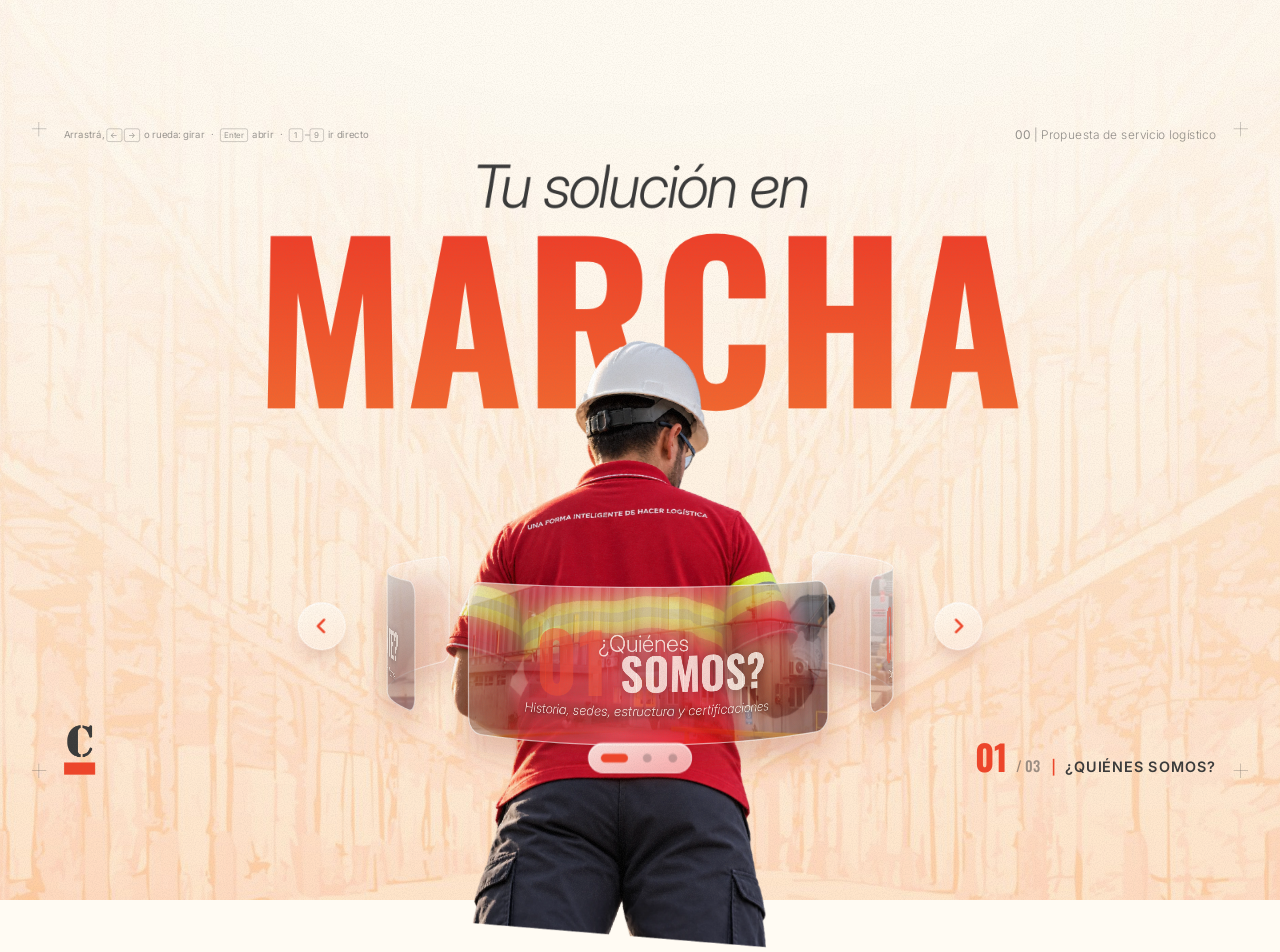
<file: index.html>
<!doctype html>
<html lang="es">
<head>
  <meta charset="utf-8">
  <meta name="viewport" content="width=device-width, initial-scale=1, minimum-scale=1">
  <meta name="robots" content="noindex, nofollow">
  <title>Grupo CARGO — Tu solución en marcha</title>
  <link rel="icon" type="image/png" href="img/marca/favicon.png">
  <link rel="preconnect" href="https://fonts.googleapis.com">
  <link rel="preconnect" href="https://fonts.gstatic.com" crossorigin>
  <link rel="stylesheet" href="https://fonts.googleapis.com/css2?family=Inter:ital,wght@0,100..700;1,100..700&family=Oswald:wght@500;700&display=swap">
  <link rel="stylesheet" href="compartido/base.css">
  <link rel="stylesheet" href="landing/landing.css">
</head>
<body>

  <div class="fondo-marco"><div class="fondo"></div></div>

  <main class="escenario">
    <span class="registro" style="left:40px;top:40px"></span>
    <span class="registro" style="right:40px;top:40px"></span>
    <span class="registro" style="left:40px;bottom:40px"></span>
    <span class="registro" style="right:40px;bottom:40px"></span>

    <p class="sello hud-sello"><b>00</b> | <span></span></p>

    <!-- Palabras con caminos hacia las cartas (se agregan desde landing.js) -->
    <div class="caminos"><svg viewBox="0 0 1600 900" aria-hidden="true"></svg></div>

    <header class="textos">
      <p class="antetitulo"></p>
      <h1 class="titulo"></h1>
    </header>

    <!-- Escena 3D: operario + carrusel de cartas (las cartas se agregan desde landing.js) -->
    <div class="mundo">
      <img class="operario" src="img/landing/operario.webp" alt="" decoding="async">
    </div>

    <!-- Flechas a los costados del carrusel y un punto por carta (landing.js) -->
    <div class="carrusel-flechas">
      <button type="button" class="carrusel-control cf-ant" aria-label="Carta anterior"><svg viewBox="0 0 24 24" aria-hidden="true"><path d="M14.6 5.4 8 12l6.6 6.6"/></svg></button>
      <button type="button" class="carrusel-control cf-sig" aria-label="Carta siguiente"><svg viewBox="0 0 24 24" aria-hidden="true"><path d="M9.4 5.4 16 12l-6.6 6.6"/></svg></button>
    </div>
    <div class="carrusel-puntos carrusel-control" role="group" aria-label="Cartas"></div>

    <p class="hud-ayuda">Arrastrá, <kbd>←</kbd><kbd>→</kbd> o rueda: girar <i>·</i> <kbd>Enter</kbd> abrir <i>·</i> <kbd>1</kbd>–<kbd>9</kbd> ir directo</p>
    <img class="isologo" src="img/marca/isologo.png" alt="Grupo CARGO" decoding="async">
    <p class="hud-carta"><b class="hud-num">01</b><span class="hud-total">/ 06</span><span class="hud-nom"></span></p>
  </main>

  <div class="grano"></div>
  <div class="cortina cubre"><div class="banda"></div><div class="banda"></div><div class="banda"></div></div>

  <script src="datos/cartas.js"></script>
  <script src="compartido/base.js"></script>
  <script src="datos/guias.js"></script>
  <script src="compartido/guia.js"></script>
  <script src="landing/landing.js"></script>
</body>
</html>
</file>
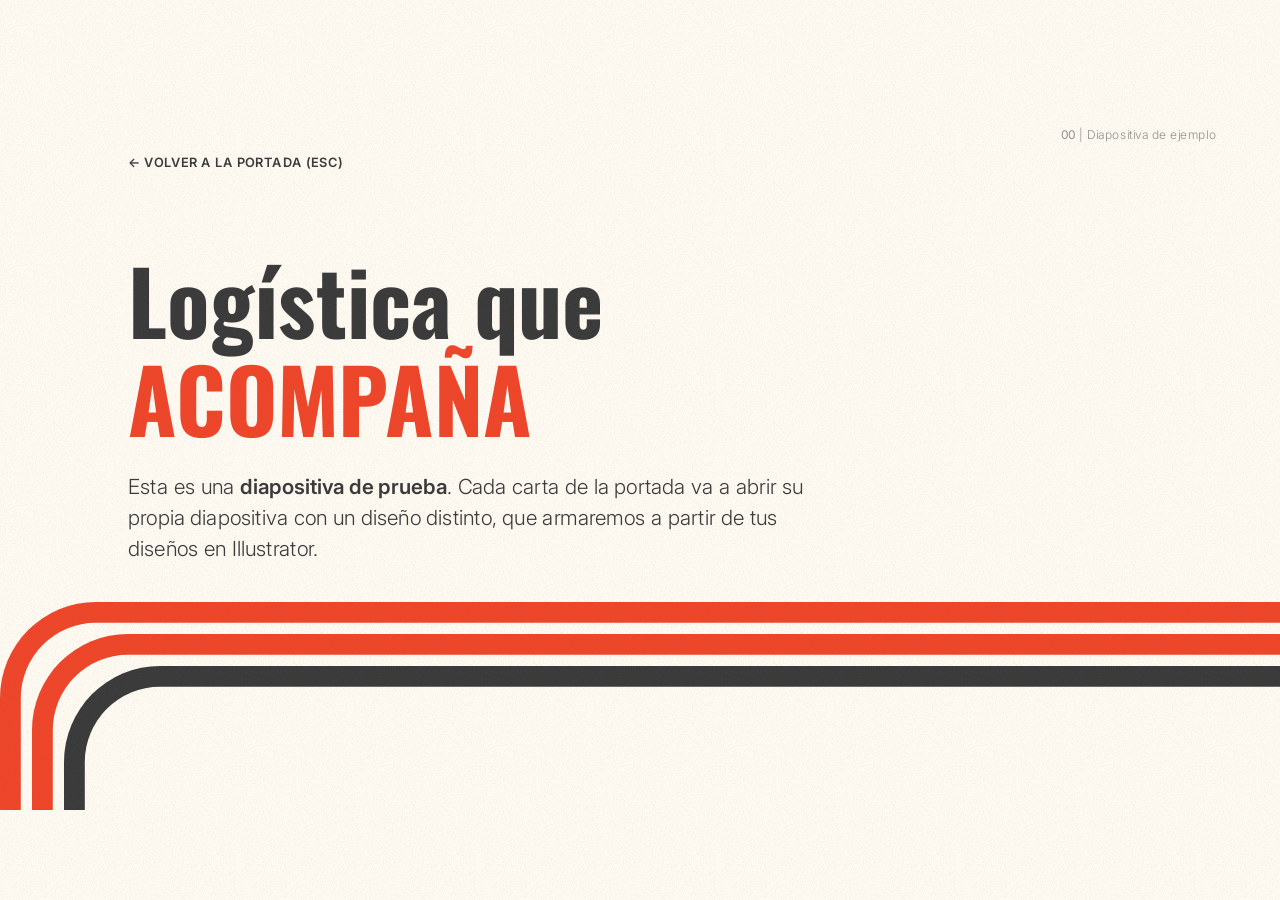
<file: slides/ejemplo/index.html>
<!doctype html>
<html lang="es">
<head>
  <meta charset="utf-8">
  <meta name="viewport" content="width=device-width, initial-scale=1, minimum-scale=1">
  <meta name="robots" content="noindex, nofollow">
  <title>Diapositiva de ejemplo — Grupo CARGO</title>
  <link rel="icon" type="image/png" href="../../img/marca/favicon.png">
  <link rel="preconnect" href="https://fonts.googleapis.com">
  <link rel="preconnect" href="https://fonts.gstatic.com" crossorigin>
  <link rel="stylesheet" href="https://fonts.googleapis.com/css2?family=Inter:ital,wght@0,100..700;1,100..700&family=Oswald:wght@500;700&display=swap">
  <link rel="stylesheet" href="../../compartido/base.css">
  <style>
    /* Estilos propios de esta diapositiva */
    .franjas { position: absolute; left: 0; bottom: 0; width: 1600px; height: 260px; pointer-events: none; }
    .franjas i {
      position: absolute;
      right: 0;
      border-style: solid;
      border-width: 26px 0 0 26px;
      border-color: var(--rojo);
      border-top-left-radius: 120px;
    }
    .franjas i:nth-child(1) { left: 0;    top: 0;    bottom: 0; }
    .franjas i:nth-child(2) { left: 40px; top: 40px; bottom: 0; }
    .franjas i:nth-child(3) { left: 80px; top: 80px; bottom: 0; border-color: var(--gris); }

    .contenido { position: absolute; left: 160px; top: 200px; width: 900px; }
    .contenido h1 {
      font-family: var(--fuente-titulo);
      font-weight: 700;
      font-size: 110px;
      line-height: 1.12;
      color: var(--gris);
    }
    .contenido h1 em { font-style: normal; color: var(--rojo); }
    .contenido p { margin-top: 30px; font-size: 26px; font-weight: 300; line-height: 1.5; }
    .contenido p strong { font-weight: 600; }

    .sello { position: absolute; top: 46px; right: 80px; }

    .volver {
      position: absolute;
      left: 160px;
      top: 80px;
      font-size: 16px;
      font-weight: 600;
      color: var(--gris);
      text-decoration: none;
      letter-spacing: .04em;
      text-transform: uppercase;
    }
    .volver:hover { color: var(--rojo); }
  </style>
</head>
<body data-volver="../../index.html">

  <main class="escenario">
    <p class="sello"><b>00</b> | Diapositiva de ejemplo</p>
    <a class="volver" href="../../index.html" data-transicion>← Volver a la portada (Esc)</a>

    <div class="contenido">
      <h1>Logística que <em>ACOMPAÑA</em></h1>
      <p>Esta es una <strong>diapositiva de prueba</strong>. Cada carta de la portada va a abrir
        su propia diapositiva con un diseño distinto, que armaremos a partir de tus diseños en Illustrator.</p>
    </div>

    <div class="franjas"><i></i><i></i><i></i></div>
  </main>

  <div class="grano"></div>
  <div class="cortina cubre"><div class="banda"></div><div class="banda"></div><div class="banda"></div></div>

  <script src="../../compartido/base.js"></script>
  <script src="../../datos/guias.js"></script>
  <script src="../../compartido/guia.js"></script>
</body>
</html>
</file>
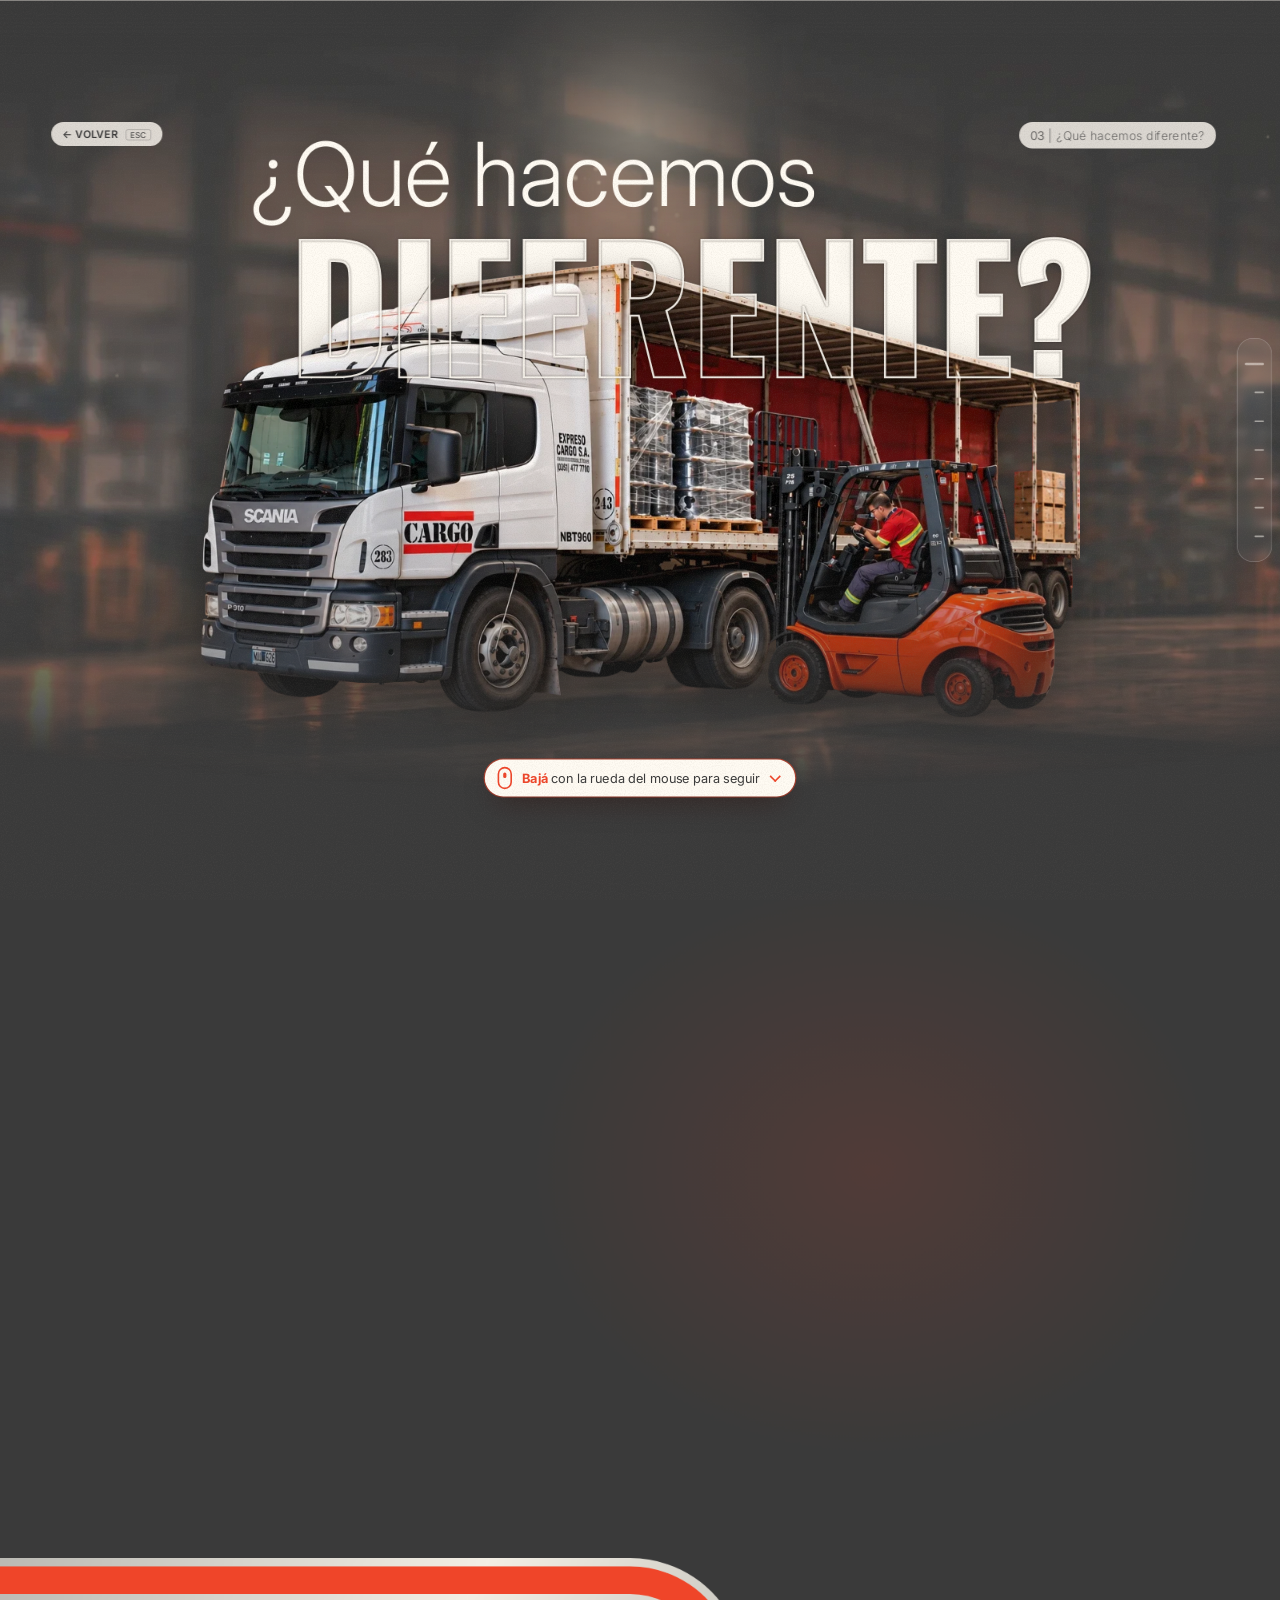
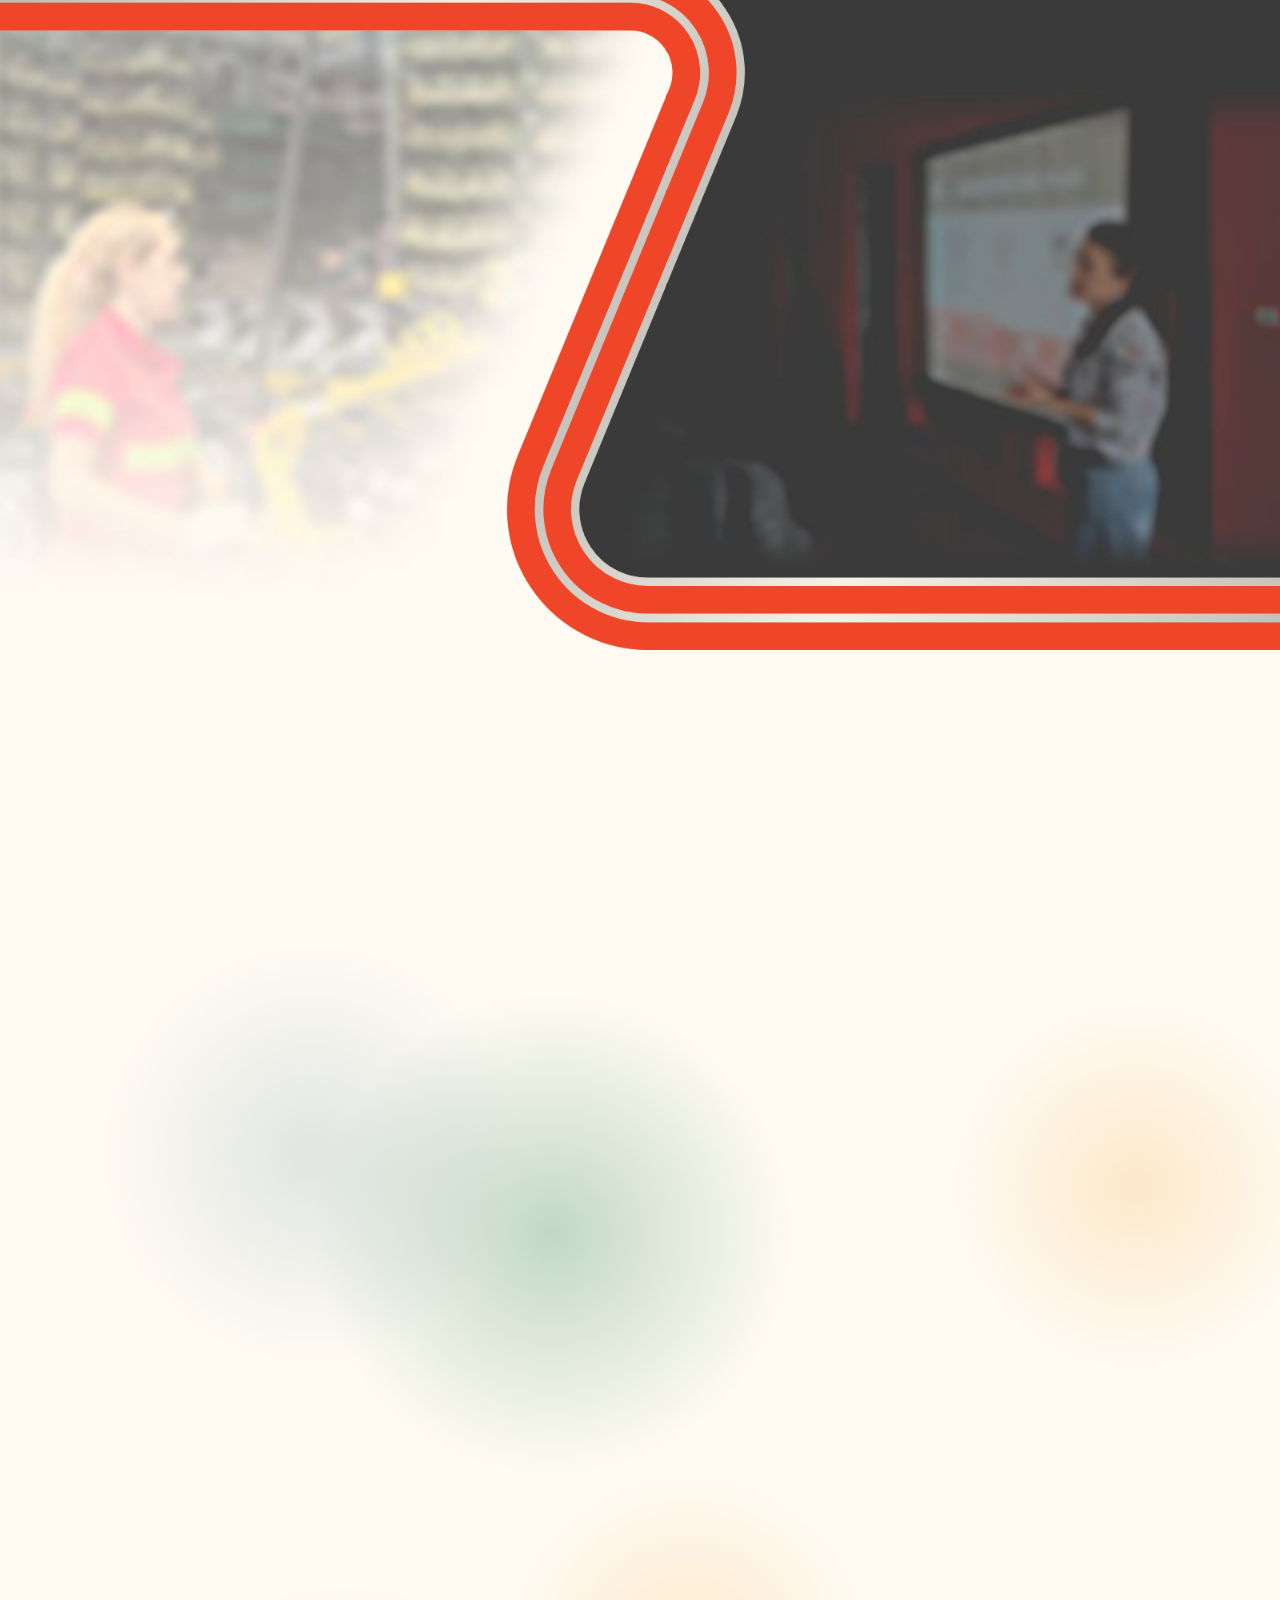
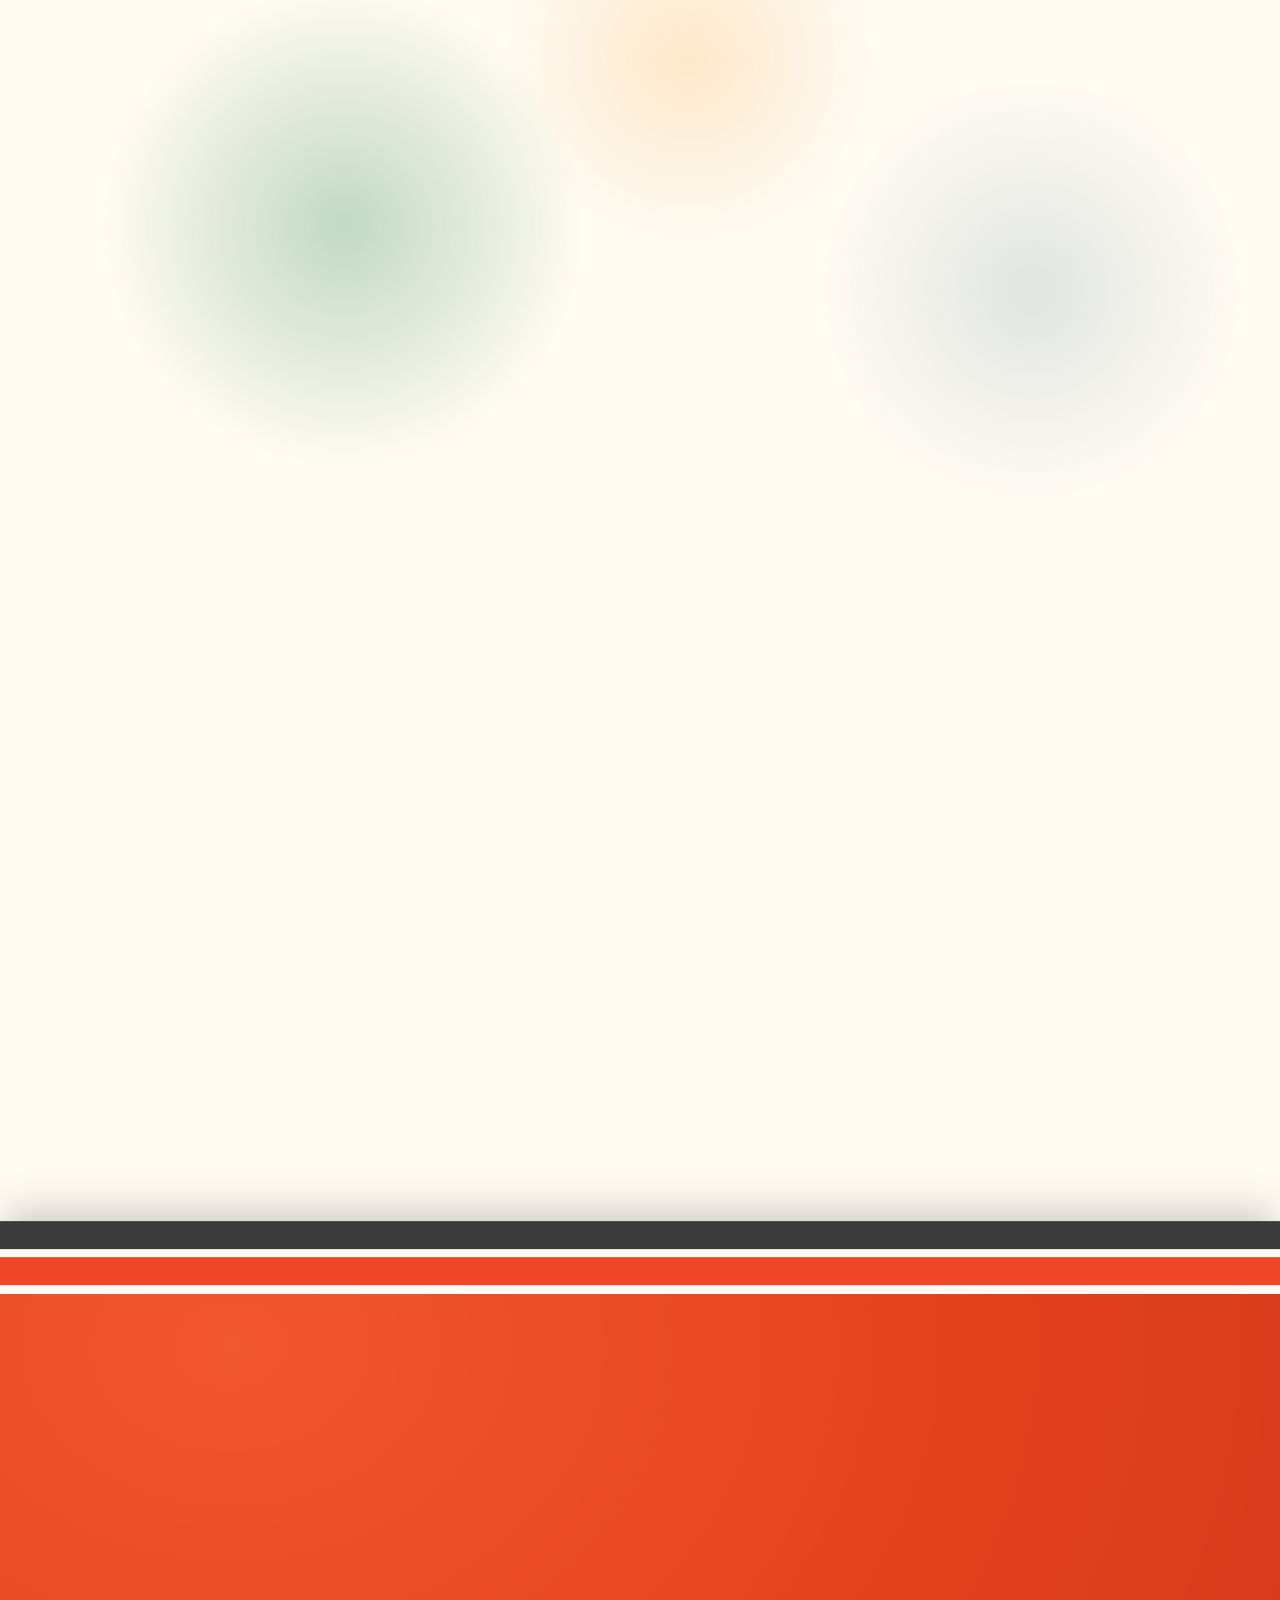
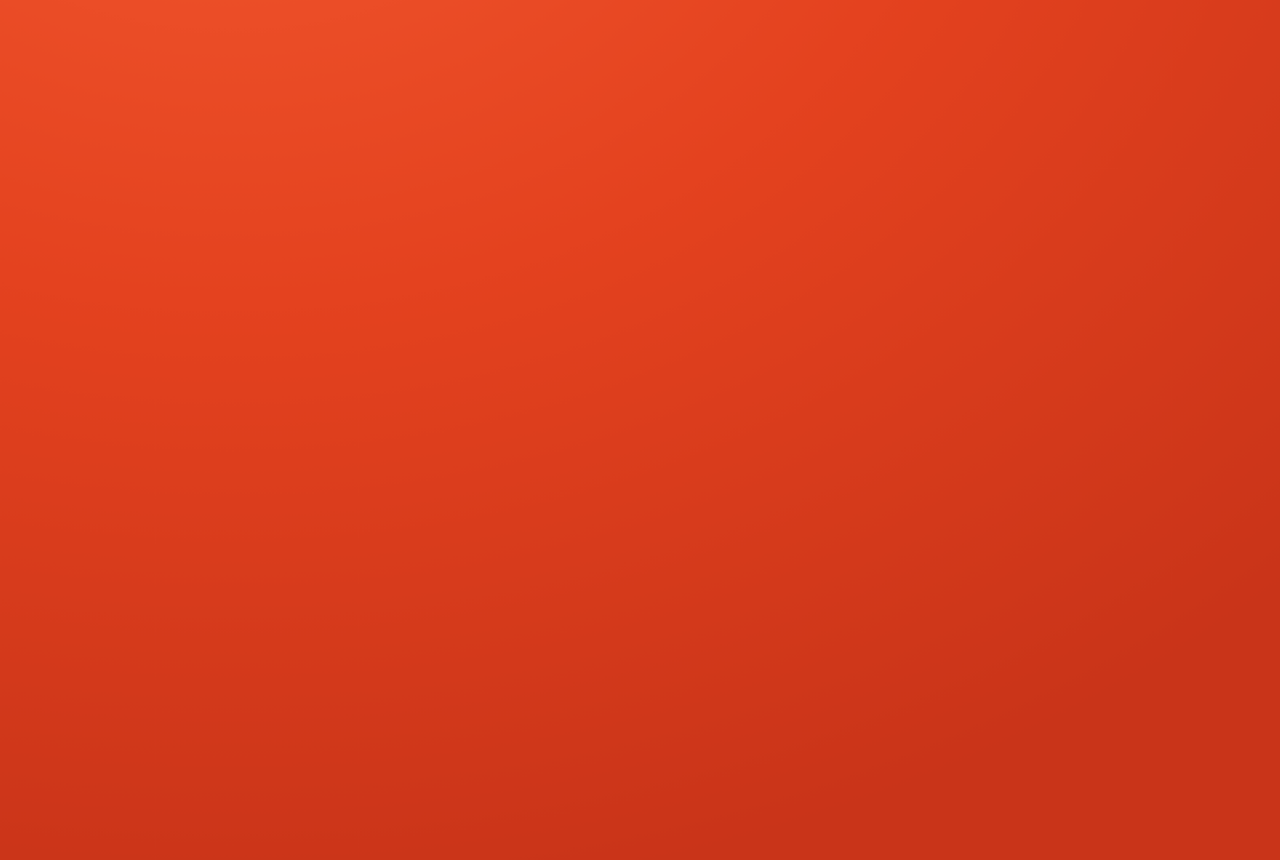
<file: slides/por-que-elegirnos/index.html>
<!doctype html>
<html lang="es">
<head>
  <meta charset="utf-8">
  <meta name="viewport" content="width=device-width, initial-scale=1, minimum-scale=1">
  <meta name="robots" content="noindex, nofollow">
  <title>¿Qué hacemos diferente? — Grupo CARGO</title>
  <link rel="icon" type="image/png" href="../../img/marca/favicon.png">
  <link rel="preconnect" href="https://fonts.googleapis.com">
  <link rel="preconnect" href="https://fonts.gstatic.com" crossorigin>
  <link rel="stylesheet" href="https://fonts.googleapis.com/css2?family=Inter:ital,wght@0,100..700;1,100..700&family=Oswald:wght@500;700&display=swap">
  <link rel="stylesheet" href="../../compartido/base.css">
  <link rel="stylesheet" href="estilo.css">
  <link rel="stylesheet" href="adaptabilidad.css">
  <link rel="stylesheet" href="mejora.css">
  <link rel="stylesheet" href="rse.css">
  <link rel="stylesheet" href="clientes.css">
</head>
<body data-volver="../../index.html">

  <main class="escenario">

    <!-- 1. ¿Qué hacemos diferente? Capas con paralaje (de atrás hacia adelante): depósito, luz y polvo,
         título, operario, degradado gris, líneas y los tres íconos que se abren como tarjetas (diapositiva.js) -->
    <section class="seccion-mejora" data-indice="¿Qué hacemos diferente?" data-indice-tono="oscuro">
      <div class="el-fondo"></div>
      <div class="df-capa" data-capa="deposito"><div class="df-deposito"></div><div class="df-luz"></div></div>
      <div class="df-capa" data-capa="polvo"><canvas class="df-polvo" width="800" height="450"></canvas></div>
      <div class="df-capa" data-capa="titulo"><h1 class="mc-titulo"><span class="mc-ante"></span><b class="mc-grande"></b></h1></div>
      <div class="df-capa" data-capa="operario"><img class="df-camion" src="../../img/slides/diferente/camion.webp" alt="" decoding="async"></div>
      <!-- el contorno de "DIFERENTE?" por encima del camión (lo arma diapositiva.js con las mismas letras) -->
      <div class="df-capa" data-capa="contorno" aria-hidden="true"><b class="mc-grande mc-contorno"></b></div>
      <div class="df-degradado"></div>
      <div class="df-velo"></div>
      <div class="df-capa" data-capa="puntos"><div class="el-tarjetas"></div></div>
    </section>

    <div class="mc-tramo" aria-hidden="true">
      <!-- 2. Adaptabilidad: "Hacemos lo que Ford necesita", en cuatro pasos (adaptabilidad.js) -->
      <section class="mc-adap" data-indice="Adaptabilidad" data-indice-tono="oscuro"></section>
      <!-- 3. Mejora continua: pantalla partida Calidad / Capacitaciones (mejora.js) -->
      <section class="mc-elegir" data-indice="Mejora continua" data-indice-tono="oscuro"></section>
      <!-- 3. RSE: tablero "Hacia un impacto CERO" (rse.js), "Lo que hacemos, EN NÚMEROS" (rse-numeros.js)
           y "Acompañamos a la COMUNIDAD" (rse-comunidad.js) -->
      <div class="rse-fondo-comun" aria-hidden="true"><div class="rse-trama"></div></div>
      <section class="mc-rse" data-indice="Impacto cero"></section>
      <section class="mc-num" data-indice="En números"></section>
      <section class="mc-com" data-indice="Comunidad"></section>
      <!-- 4. Nuestros CLIENTES: logos por rubro (clientes.js, datos/clientes.js) -->
      <section class="mc-cli" data-indice="Clientes" data-indice-tono="rojo" data-indice-y="final"></section>
    </div>

    <!-- Tema abierto (Calidad o Capacitaciones) -->
    <div class="capitulo" role="dialog" aria-modal="true" aria-hidden="true"></div>

    <!-- Pista: solo da el recorrido del scroll (lo usa compartido/desplazamiento.js) -->
    <div class="pista"><div class="pista-espacio"></div></div>

    <a class="volver" href="../../index.html" data-transicion>← Volver <span>Esc</span></a>
    <p class="sello"><b>03</b> | ¿Qué hacemos diferente?</p>
  </main>

  <div class="grano"></div>
  <div class="cortina cubre"><div class="banda"></div><div class="banda"></div><div class="banda"></div></div>

  <script src="../../datos/estructura.js"></script>
  <script src="../../datos/mejora-continua.js"></script>
  <script src="../../datos/rse.js"></script>
  <script src="../../datos/clientes.js"></script>
  <script src="../../compartido/base.js"></script>
  <script src="../../datos/guias.js"></script>
  <script src="../../compartido/guia.js"></script>
  <script src="../../compartido/indice.js"></script>
  <script src="diapositiva.js"></script>
  <script src="adaptabilidad.js"></script>
  <script src="templo.js"></script>
  <script src="mejora.js"></script>
  <script src="rse-numeros.js"></script>
  <script src="rse.js"></script>
  <script src="rse-comunidad.js"></script>
  <script src="clientes.js"></script>
  <script src="../../compartido/desplazamiento.js"></script>
</body>
</html>
</file>
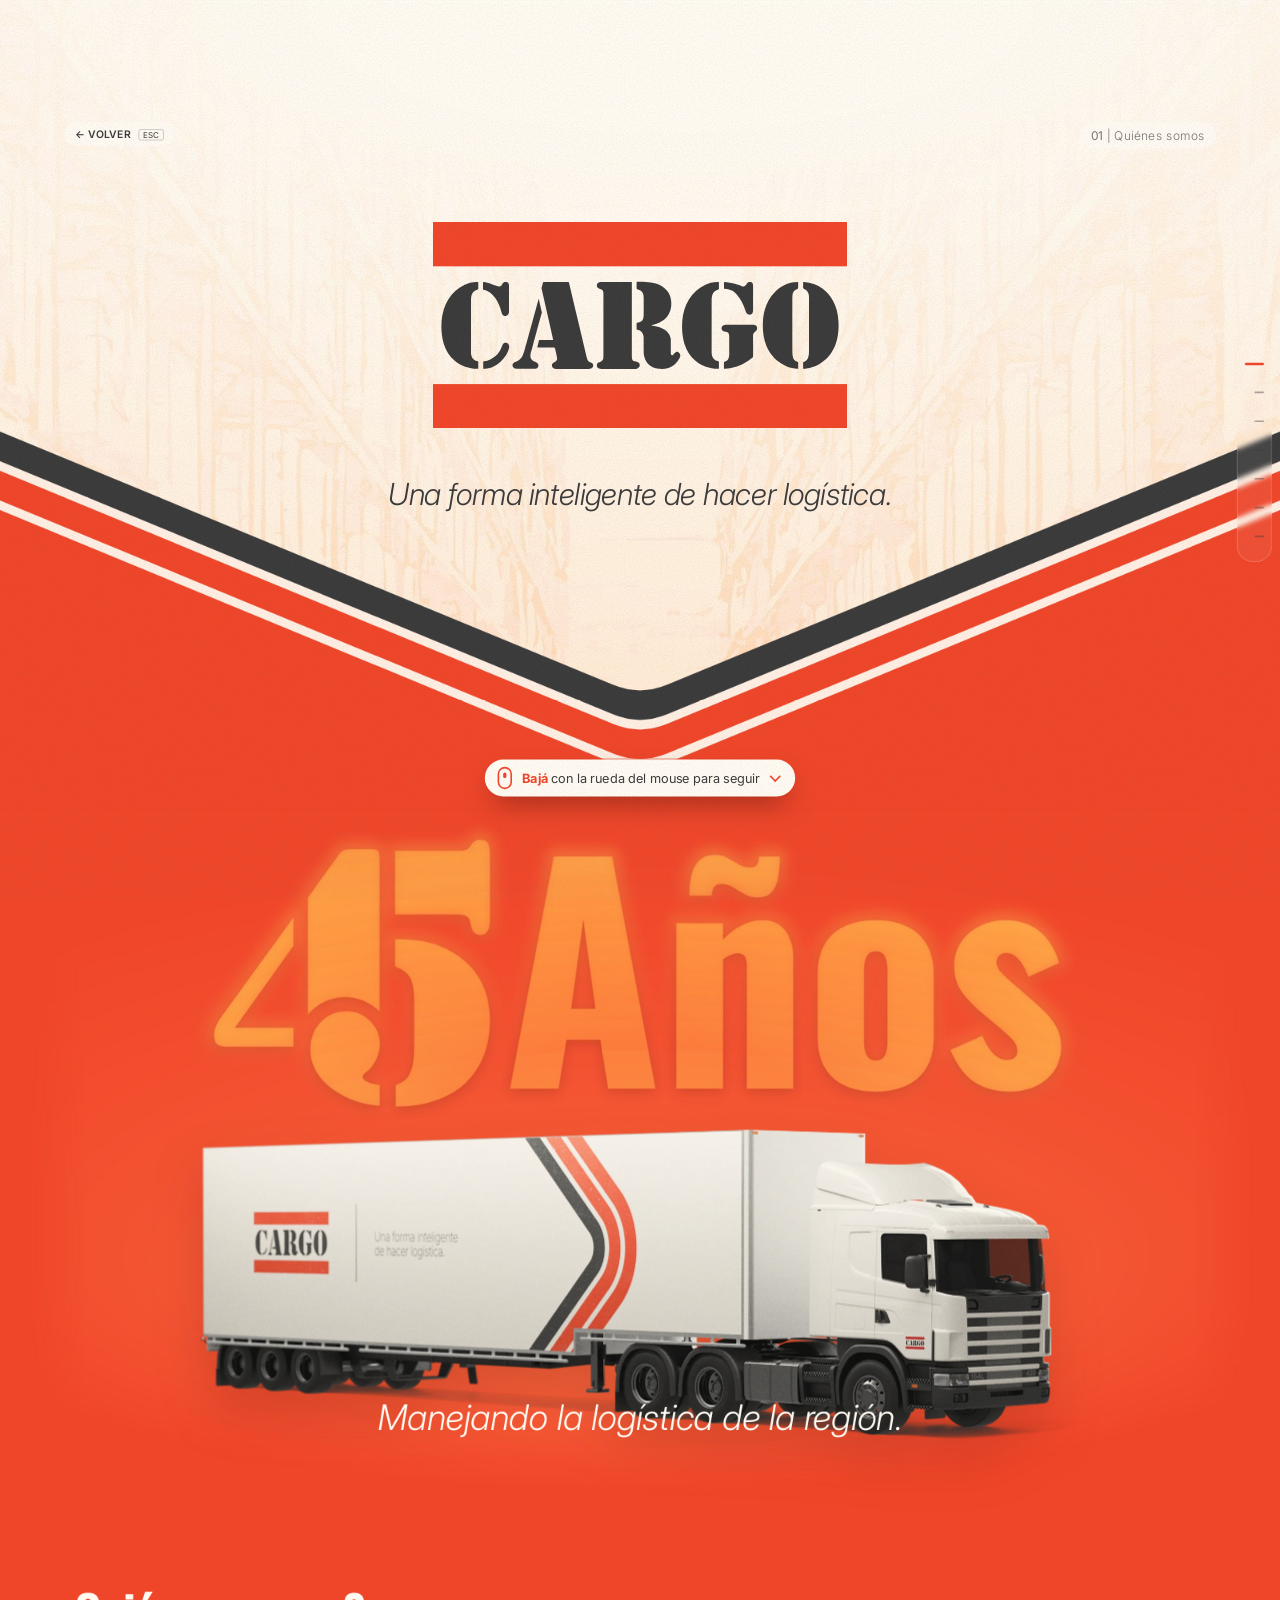
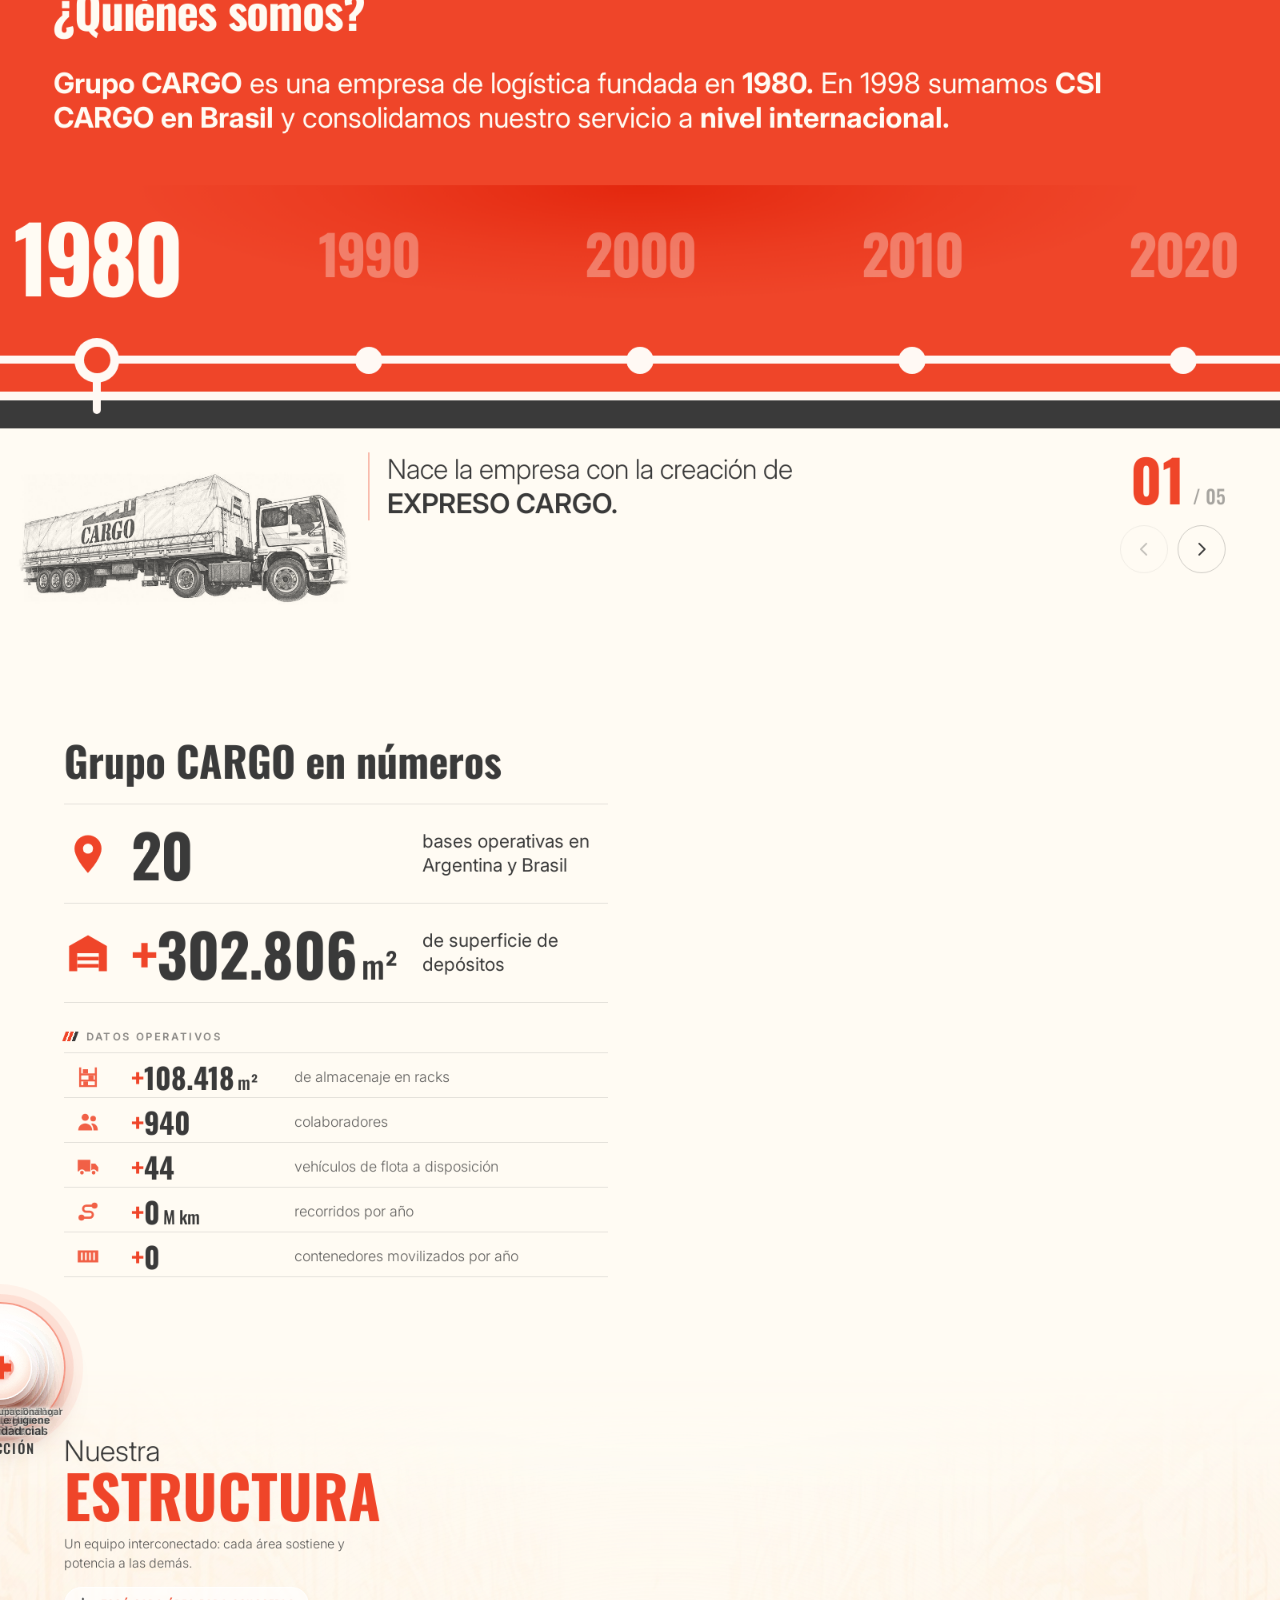
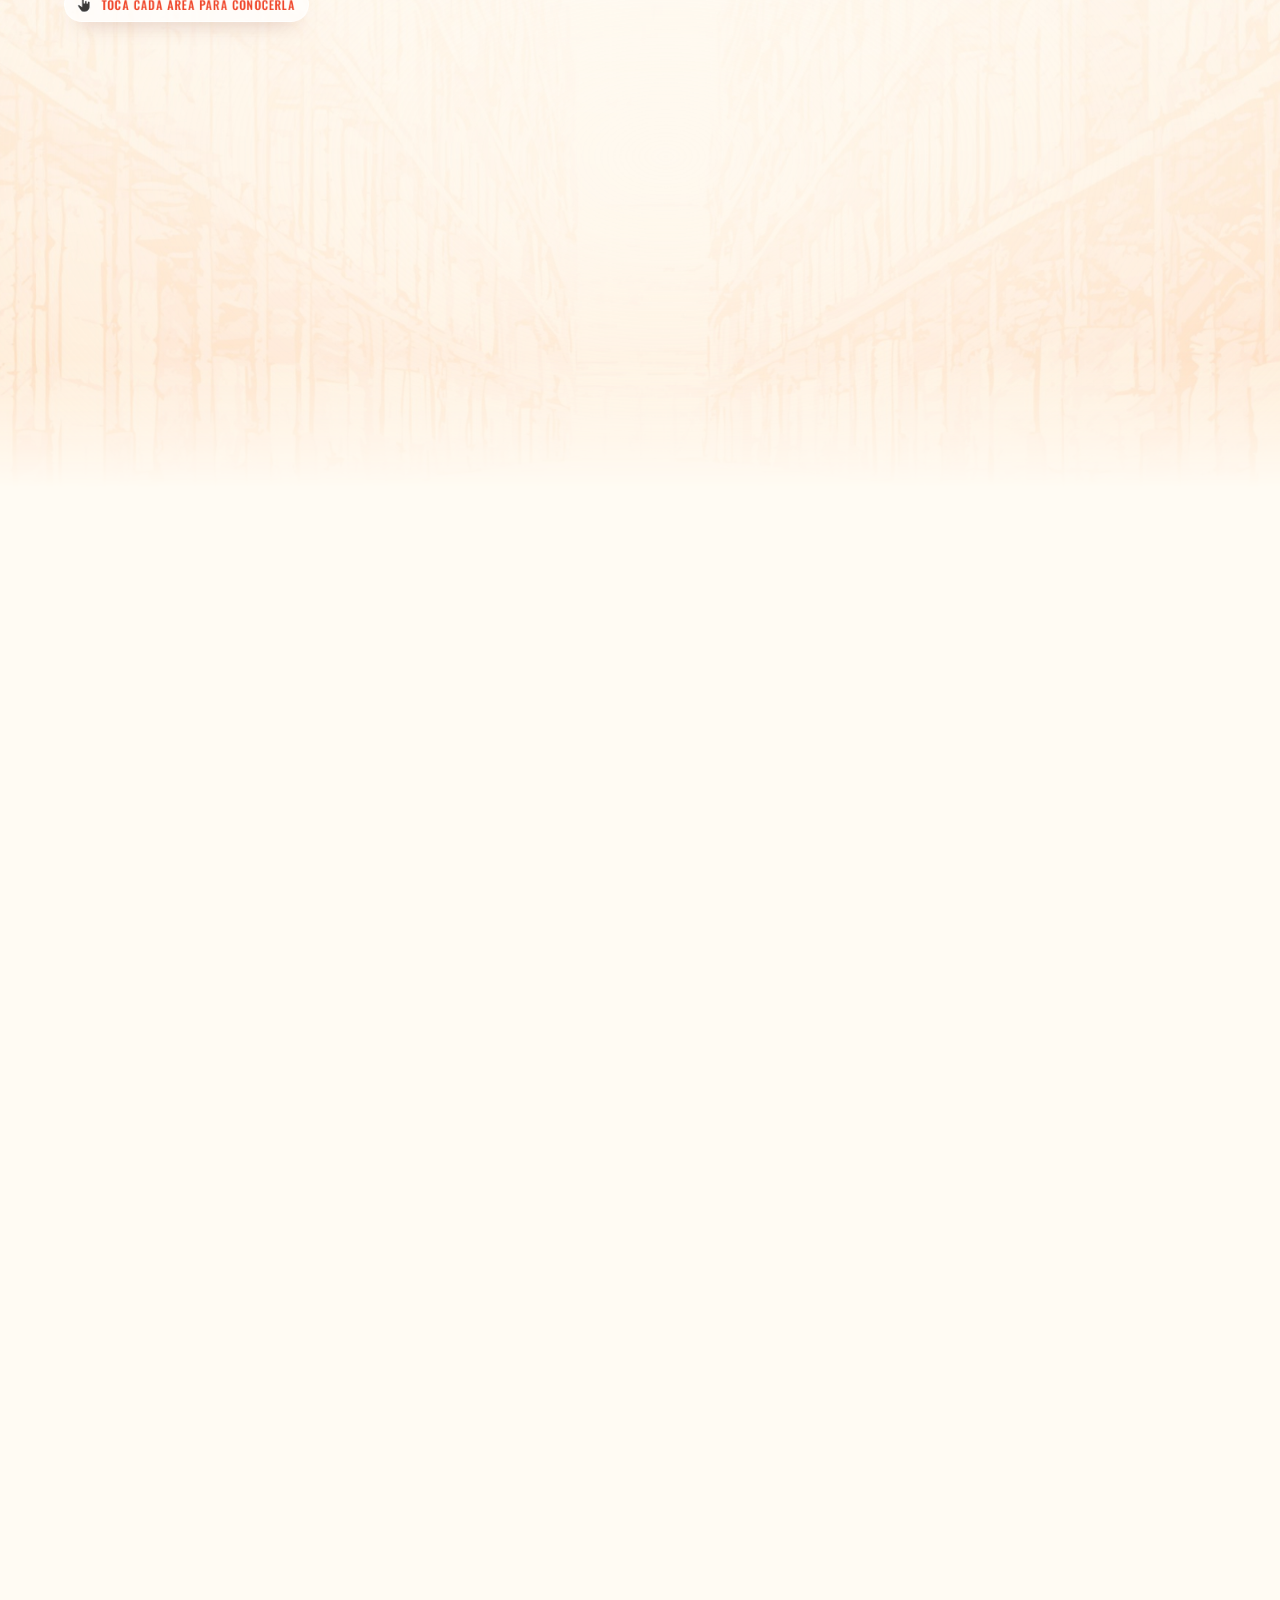
<file: slides/quienes-somos/index.html>
<!doctype html>
<html lang="es">
<head>
  <meta charset="utf-8">
  <meta name="viewport" content="width=device-width, initial-scale=1, minimum-scale=1">
  <meta name="robots" content="noindex, nofollow">
  <title>¿Quiénes somos? — Grupo CARGO</title>
  <link rel="icon" type="image/png" href="../../img/marca/favicon.png">
  <link rel="preconnect" href="https://fonts.googleapis.com">
  <link rel="preconnect" href="https://fonts.gstatic.com" crossorigin>
  <link rel="stylesheet" href="https://fonts.googleapis.com/css2?family=Inter:ital,wght@0,100..700;1,100..700&family=Oswald:wght@500;700&display=swap">
  <link rel="stylesheet" href="../../compartido/base.css">
  <link rel="stylesheet" href="estilo.css">
  <link rel="stylesheet" href="estructura.css">
  <link rel="stylesheet" href="politicas.css">
</head>
<body data-volver="../../index.html">

  <div class="fondo"></div>

  <main class="escenario">

    <!-- Capa fija: logo y pregunta (no se mueven con el scroll) -->
    <div class="fijo">
      <img class="logo" src="../../img/marca/logo-cargo.svg" alt="Grupo CARGO" decoding="async">
      <p class="pregunta"></p>
    </div>

    <!-- Pista: todo lo que se desliza hacia arriba con el scroll -->
    <div class="pista">

      <!-- 1. Franjas en V que tapan el logo al subir -->
      <section class="seccion-franjas" data-indice="Inicio">
        <svg class="franjas" viewBox="-800 0 3200 900" preserveAspectRatio="none" aria-hidden="true"></svg>
        <!-- el cartel "Bajá para seguir" lo pone compartido/guia.js -->
      </section>

      <!-- 2. 45 años -->
      <section class="seccion-45" data-indice="45 años" data-indice-tono="rojo">
        <img class="fondo-45" src="../../img/slides/quienes-somos/fondo-45.jpg" alt="45 años" decoding="async">
        <img class="camion" src="../../img/slides/quienes-somos/camion.webp" alt="" decoding="async"
             data-paralaje="-0.12">
        <p class="lema aparece"></p>
      </section>

      <!-- 3. Línea de tiempo (años, fotos y textos desde datos/quienes-somos.js) -->
      <section class="seccion-linea" data-indice="Historia" data-indice-tono="rojo">
        <div class="linea-sombra"></div>
        <h2 class="linea-titulo"></h2>
        <p class="historia"></p>
        <div class="anios"></div>
        <div class="puntos"></div>
        <div class="selector"><i class="sel-tallo"></i><span class="sel-blanco"></span><span class="sel-rojo"></span></div>
        <div class="hito">
          <div class="hito-foto"></div>
          <ul class="hito-texto"></ul>
        </div>
        <div class="linea-nav">
          <p class="linea-contador"><b>01</b><span>/ 06</span></p>
          <div class="linea-botones">
            <button class="anterior" aria-label="Año anterior"><svg viewBox="0 0 24 24"><path d="M15 5l-7 7 7 7"/></svg></button>
            <button class="siguiente" aria-label="Año siguiente"><svg viewBox="0 0 24 24"><path d="M9 5l7 7-7 7"/></svg></button>
          </div>
        </div>
      </section>

      <!-- 4. Números y mapa de sedes -->
      <section class="seccion-mapa" data-indice="Presencia">
        <div class="numeros">
          <h2 class="numeros-titulo aparece"></h2>
          <ul class="numeros-lista destacados"></ul>
          <p class="numeros-subtitulo aparece"></p>
          <ul class="numeros-lista operativos"></ul>
        </div>
        <div class="mapa">
          <div class="mapa-giro"><div class="mapa-plano"></div></div>
        </div>
        <!-- Tarjetas de cada país y líneas hacia la sede principal -->
        <div class="mapa-info"><svg class="mapa-lineas" viewBox="0 0 1600 900" aria-hidden="true"></svg></div>
      </section>

      <!-- 5. Nuestra estructura: red de áreas (estructura.js, datos/estructura.js) -->
      <section class="seccion-red seccion-estructura" data-indice="Nuestra estructura">
        <div class="est-fondo" aria-hidden="true"><div class="est-fondo-imagen"></div></div>
        <div class="titulo-estructura">
          <p class="te-ante"></p>
          <h2 class="te-titulo"></h2>
          <p class="te-bajada"></p>
          <p class="te-ayuda"><svg viewBox="0 0 24 24" aria-hidden="true"><path d="M9 11.2V4.6a1.6 1.6 0 0 1 3.2 0v5.6h.4V8.7a1.6 1.6 0 0 1 3.2 0v1.6h.4V9.5a1.6 1.6 0 0 1 3.2 0v5.4c0 3.8-2.6 6.8-6.4 6.8h-1.1c-1.9 0-3.6-.9-4.6-2.5l-3-4.6a1.5 1.5 0 0 1 2.4-1.8L9 14.4z"/></svg><span></span></p>
        </div>
        <!-- Red: caminos curvos, mensajes que viajan y burbujas de cada área -->
        <div class="red">
          <svg class="red-caminos" viewBox="0 0 1600 900" aria-hidden="true">
            <g class="caminos"></g>
            <g class="mensajes"></g>
          </svg>
          <div class="burbujas"></div>
        </div>
      </section>

      <!-- 6. Políticas y Certificaciones (politicas.js, datos/mejora-continua.js). Al terminar queda
           quieta y se cierran los anillos (rojo, rojo y gris) hasta cubrir todo de gris -->
      <section class="seccion-politicas" data-indice="Políticas y Certificaciones"></section>

      <!-- 7. Logros: queda quieto en pantalla durante los anillos; al cerrarse aparecen el video gris y el título en el centro; al seguir bajando el título sube y entran las tarjetas -->
      <section class="seccion-logros" data-indice="Nuestros logros" data-indice-tono="oscuro" data-indice-y="final">
        <div class="logros-fondo" aria-hidden="true"><video src="../../img/slides/quienes-somos/logros-gris.mp4" muted loop playsinline preload="metadata"></video></div>
        <h2 class="logros-titulo"><span></span><b></b></h2>
        <p class="logros-nota"></p>
        <div class="logros-tarjetas"></div>
        <!-- al final: Volver y Siguiente (compartido/siguiente.js pone el de la diapositiva que sigue) -->
        <div class="logros-fin fin-botones">
          <a class="boton-fin-volver" href="../../index.html" data-transicion>
            <svg viewBox="0 0 24 24" aria-hidden="true"><path d="M19 12H5M11 6l-6 6 6 6"/></svg>Volver al inicio
          </a>
          <span data-siguiente></span>
        </div>
      </section>
      <!-- Scroll extra: al seguir bajando, el título de Logros sube y entran las tarjetas -->
      <section class="seccion-cierre" aria-hidden="true"></section>

    </div>

    <!-- Tarjeta de cada área de Nuestra estructura -->
    <div class="tarjeta-capa" aria-hidden="true">
      <article class="tarjeta-area" role="dialog" aria-modal="true" aria-labelledby="ta-titulo"></article>
    </div>

    <!-- Interfaz fija por encima de todo -->
    <a class="volver" href="../../index.html" data-transicion>← Volver <span>Esc</span></a>
    <p class="sello"><b>01</b> | Quiénes somos</p>
  </main>

  <div class="grano"></div>
  <div class="cortina cubre"><div class="banda"></div><div class="banda"></div><div class="banda"></div></div>

  <script src="../../datos/quienes-somos.js"></script>
  <script src="../../datos/estructura.js"></script>
  <script src="../../datos/mejora-continua.js"></script>
  <script src="../../compartido/base.js"></script>
  <script src="../../datos/guias.js"></script>
  <script src="../../compartido/guia.js"></script>
  <script src="../../compartido/indice.js"></script>
  <script src="../../datos/cartas.js"></script>
  <script src="../../compartido/siguiente.js"></script>
  <script src="mapa-sudamerica.js"></script>
  <script src="../../compartido/malvinas.js"></script>
  <script src="grabados.js"></script>
  <script src="diapositiva.js"></script>
  <script src="estructura.js"></script>
  <script src="politicas.js"></script>
  <script src="../../compartido/desplazamiento.js"></script>
</body>
</html>
</file>
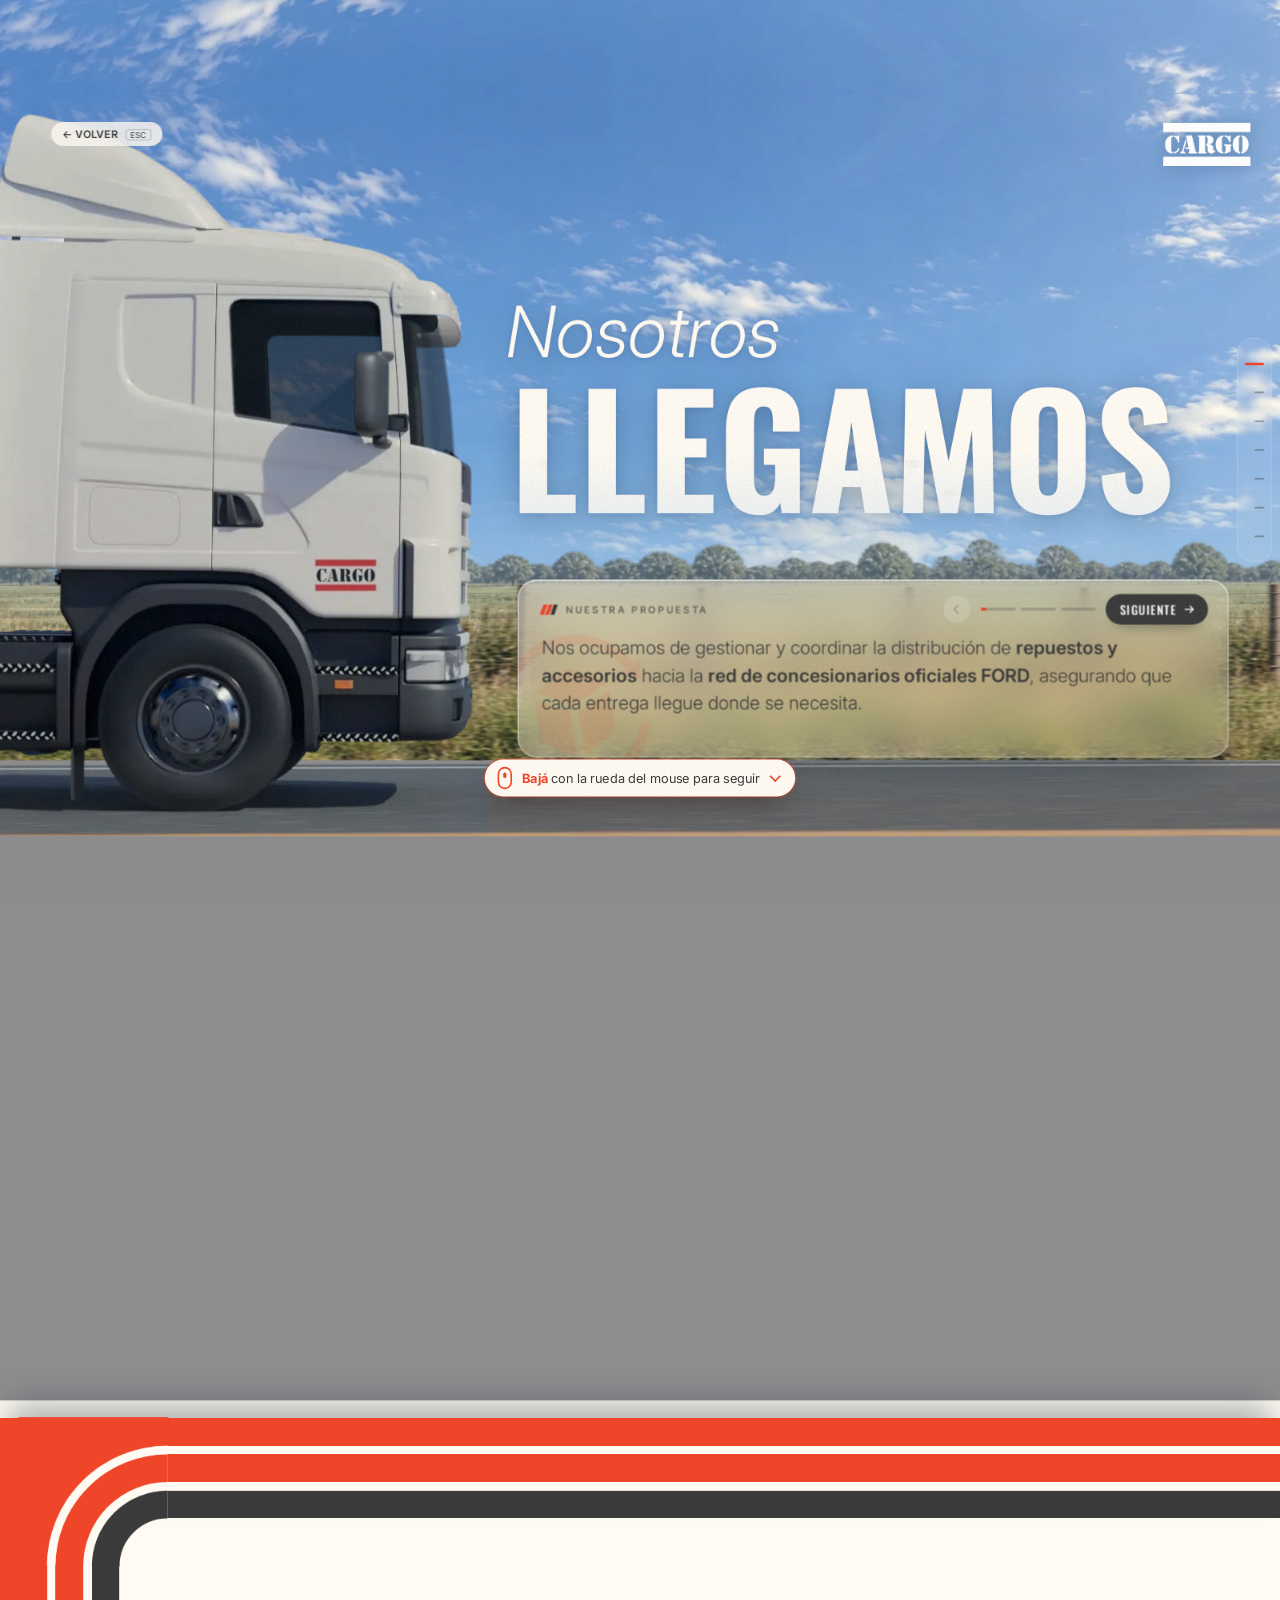
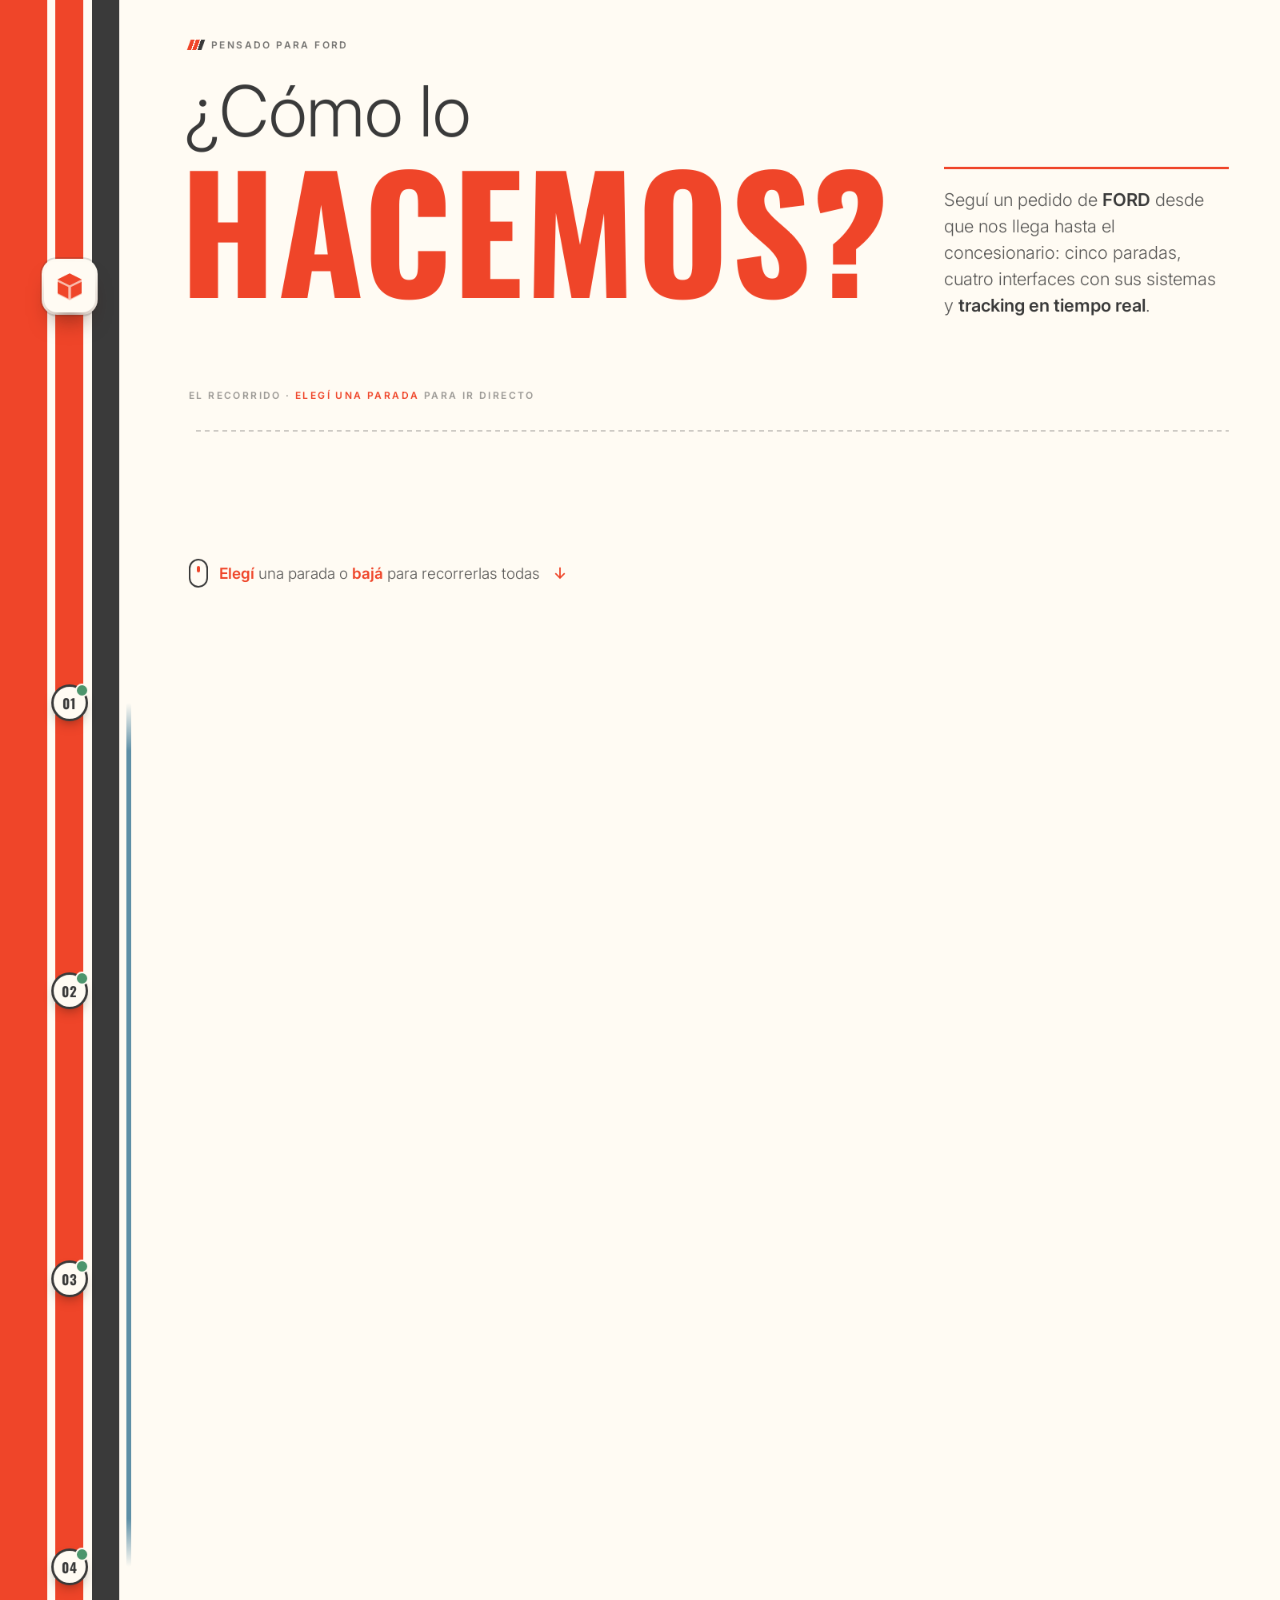
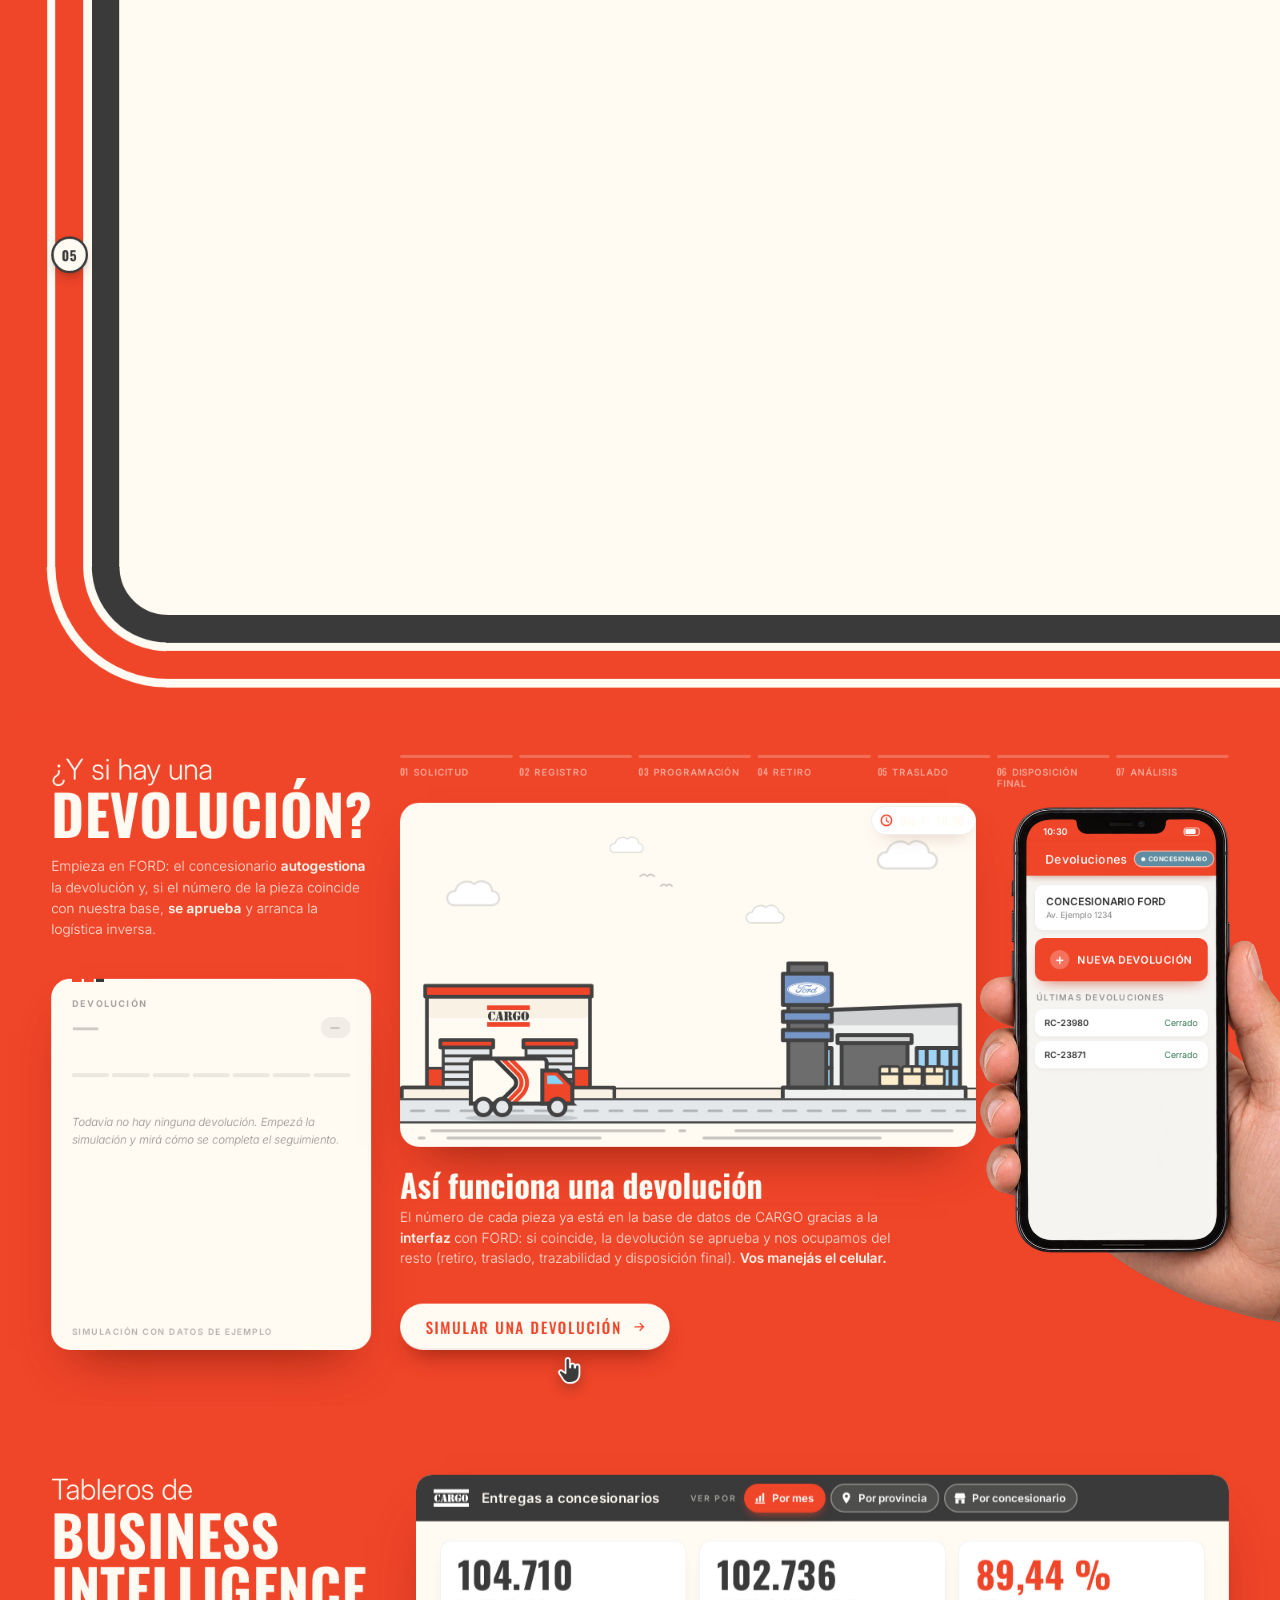
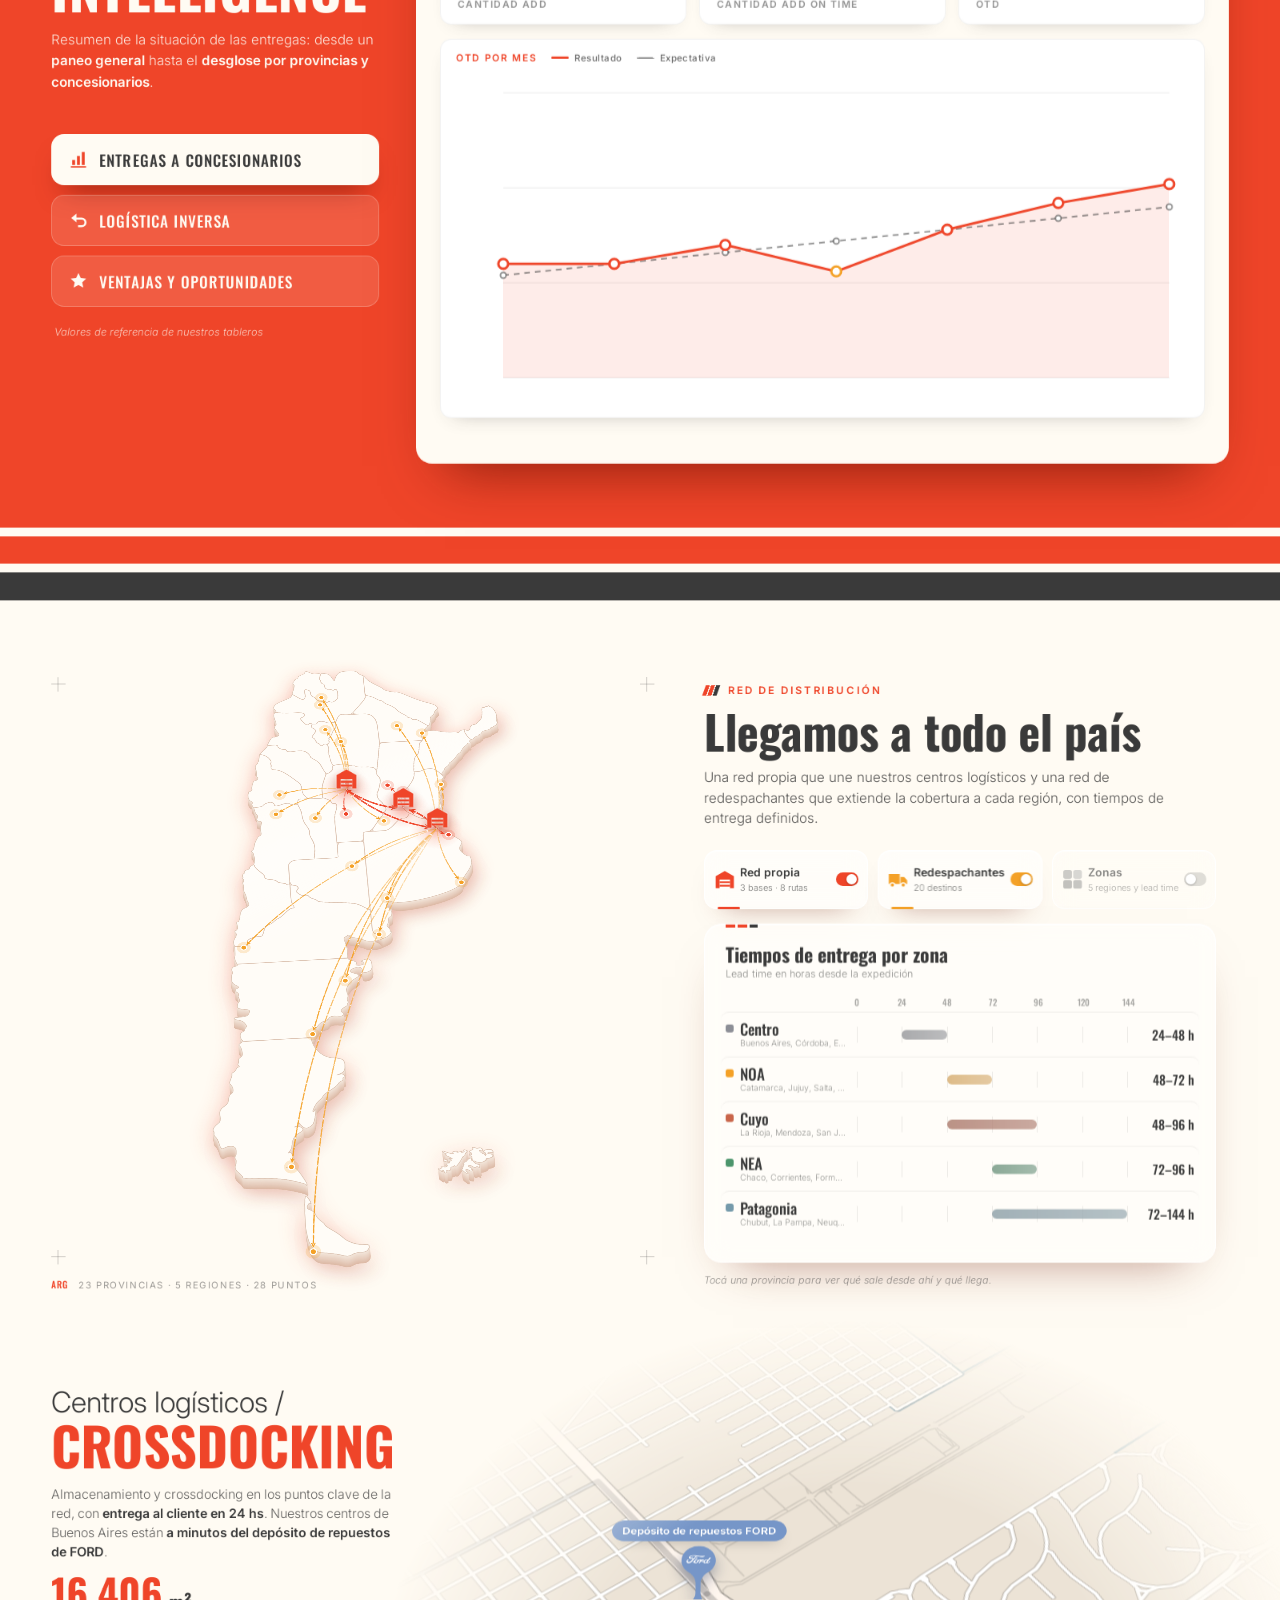
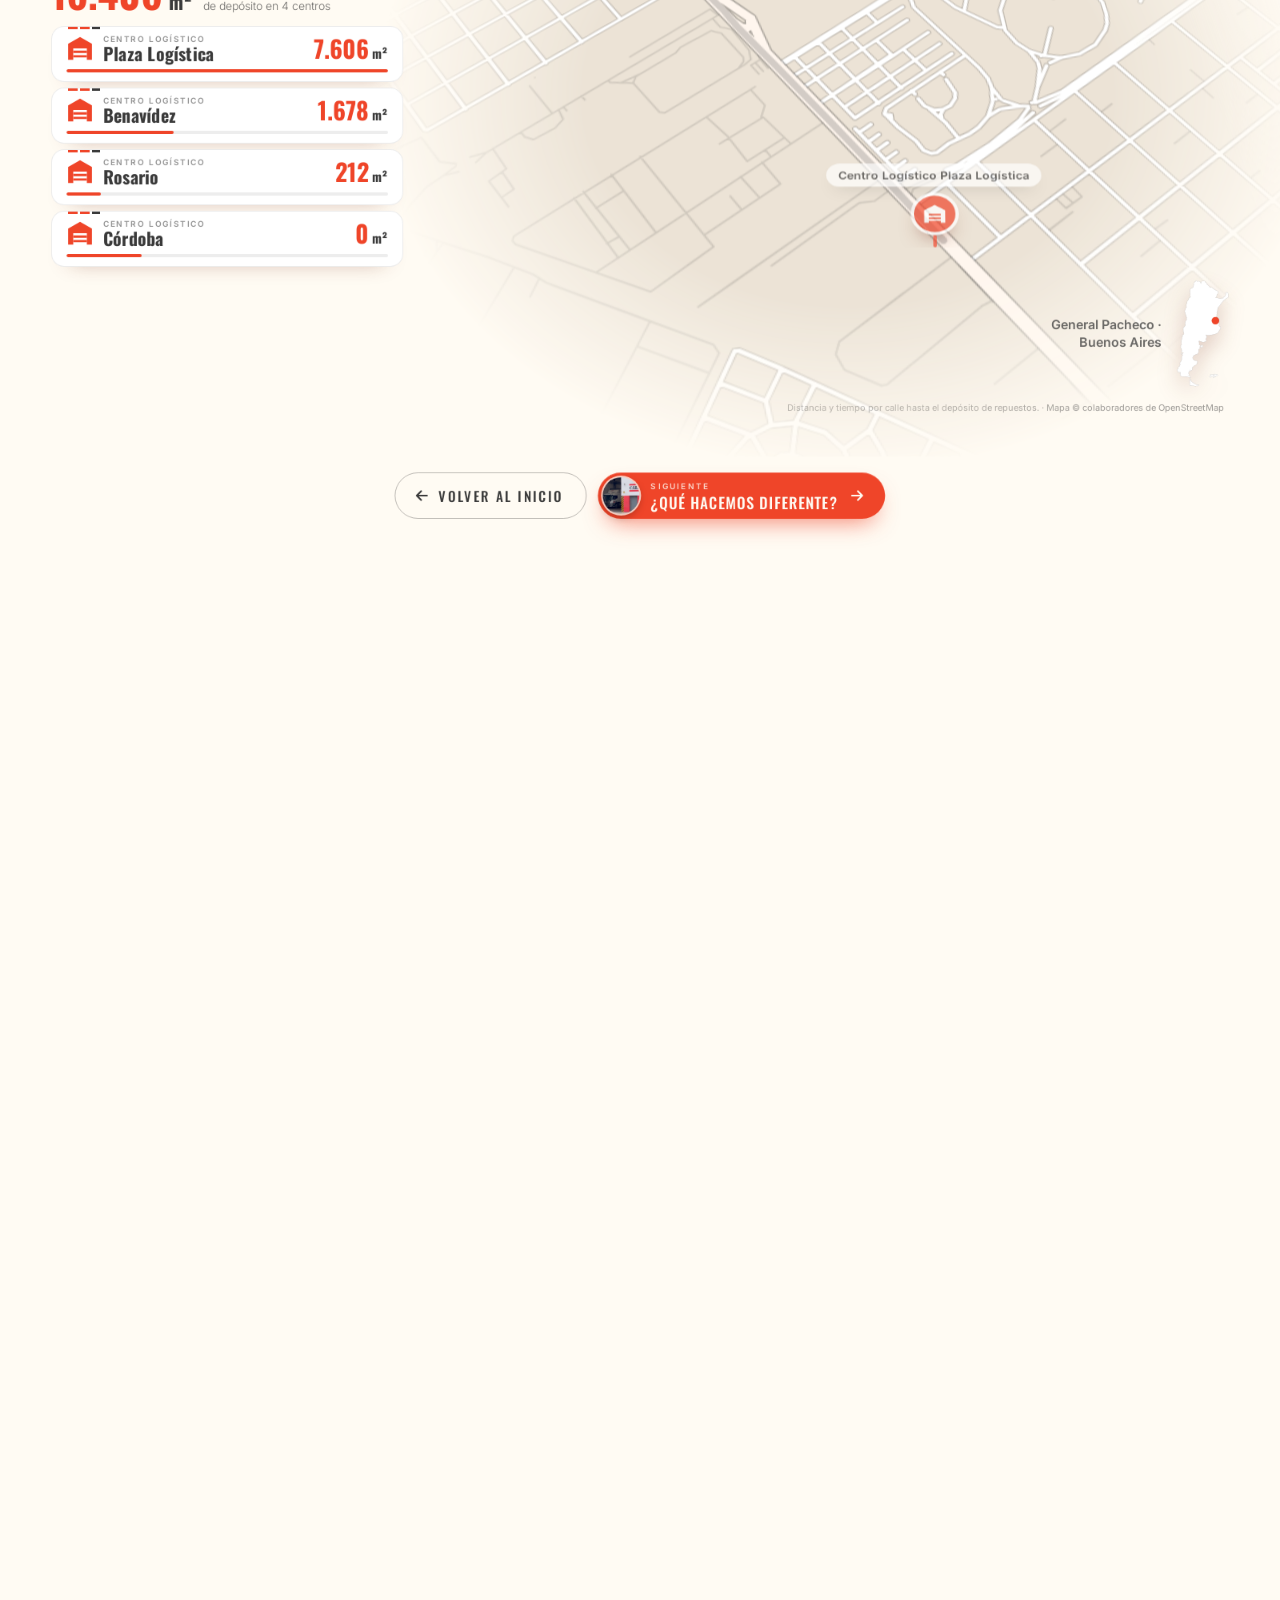
<file: slides/servicio-a-medida/index.html>
<!doctype html>
<html lang="es">
<head>
  <meta charset="utf-8">
  <meta name="viewport" content="width=device-width, initial-scale=1, minimum-scale=1">
  <meta name="robots" content="noindex, nofollow">
  <title>Servicio a medida — Grupo CARGO</title>
  <link rel="icon" type="image/png" href="../../img/marca/favicon.png">
  <link rel="preconnect" href="https://fonts.googleapis.com">
  <link rel="preconnect" href="https://fonts.gstatic.com" crossorigin>
  <link rel="stylesheet" href="https://fonts.googleapis.com/css2?family=Inter:ital,wght@0,100..700;1,100..700&family=Oswald:wght@500;700&display=swap">
  <link rel="stylesheet" href="../../compartido/base.css">
  <link rel="stylesheet" href="estilo.css">
  <link rel="stylesheet" href="portada.css">
  <link rel="stylesheet" href="como.css">
  <link rel="stylesheet" href="ecosistema.css">
  <link rel="stylesheet" href="experiencia.css">
  <link rel="stylesheet" href="centros.css">
  <link rel="stylesheet" href="inversa.css">
  <link rel="stylesheet" href="ventajas.css">
  <link rel="stylesheet" href="cierre.css">
</head>
<body data-volver="../../index.html">

  <div class="fondo"></div>

  <main class="escenario">

    <!-- Pista: las secciones se recorren con el scroll (textos en datos/servicio.js) -->
    <div class="pista">

      <!-- Portada: el camión en la ruta, en capas con parallax (portada.js; al bajar,
           la entrada sube por encima con las franjas de la marca) -->
      <section class="sv-portada" data-indice="Inicio">
        <div class="pt-quieto">
          <div class="pt-escena">
            <div class="pt-capa pt-cielo"><img alt="" decoding="async"></div>
            <!-- fondo (árboles) y medio (alambrado): tiras que pasan sin parar de derecha a izquierda -->
            <div class="pt-capa pt-fondo"><div class="pt-tira"></div></div>
            <div class="pt-capa pt-medio"><div class="pt-tira"></div></div>
            <div class="pt-capa pt-camion"></div>
          </div>
          <!-- el título va entre el cielo y el paisaje (z-index en portada.css) -->
          <h1 class="pt-titulo"><span></span><b></b></h1>
          <img class="pt-logo" src="../../img/marca/logo-cargo.svg" alt="CARGO">
          <!-- intro: la arma portada.js (textos en datos/servicio.js → portada.intro) -->
          <div class="pt-intro"></div>
          <!-- Resumen "Todo esto, PENSADO PARA FORD": al bajar, una capa encima de la portada quieta
               (cierre.js; textos en datos/servicio.js → cierre). data-indice-y: dónde lo lleva el índice -->
          <div class="sv-cierre" data-indice="Resumen" data-indice-tono="oscuro" data-indice-y="480"></div>
        </div>
      </section>

      <!-- ¿Cómo lo hacemos? El recorrido de un pedido parada por parada: la pantalla queda
           quieta mientras se baja (tms.js, ecosistema.js, experiencia.js) -->
      <section class="sv-tms" data-indice="¿Cómo lo hacemos?">
        <div class="sv-fondo"></div>
      </section>

      <!-- ¿Y si hay una DEVOLUCIÓN? Logística inversa: simulación de un reclamo (fondo rojo) -->
      <section class="sv-inv" data-indice="Devoluciones" data-indice-tono="rojo">
        <div class="sv-fondo"></div>
      </section>

      <!-- Tableros de Business Intelligence + Ventajas y oportunidades (tres pestañas; abajo, franjas hacia el mapa) -->
      <section class="sv-bi" data-indice="Tableros y ventajas" data-indice-tono="rojo">
        <div class="sv-fondo"></div>
        <div class="iv-franjas"></div>
      </section>

      <!-- Mapa de distribución (datos desde datos/distribucion.js, que se arma con el Excel) -->
      <section class="seccion-distribucion" data-indice="¿Dónde lo hacemos?">
        <div class="mapa-ar">
          <div class="mapa-giro"><div class="mapa-plano"></div></div>
        </div>
        <div class="mapa-etiqueta" aria-hidden="true"></div>
        <i class="registro" style="left: 64px; top: 96px"></i>
        <i class="registro" style="left: 800px; top: 96px"></i>
        <i class="registro" style="left: 64px; top: 812px"></i>
        <i class="registro" style="left: 800px; top: 812px"></i>
        <p class="mapa-pie"><b>ARG</b> 23 provincias · 5 regiones</p>

        <aside class="panel">
          <p class="panel-ante"><i class="franjitas"></i><span></span></p>
          <h1 class="panel-titulo"></h1>
          <p class="panel-bajada"></p>

          <div class="capas" role="group" aria-label="Capas del mapa"></div>

          <div class="detalle">
            <div class="vista vista-zonas"></div>
            <div class="vista vista-provincia"></div>
          </div>

          <p class="panel-ayuda">Tocá una provincia para ver qué sale desde ahí y qué llega.</p>
        </aside>
      </section>

      <!-- Centros logísticos y su ubicación estratégica: lista de centros + mapa de la zona de Pacheco (centros.js) -->
      <section class="sv-ubi" data-indice="Centros logísticos"></section>

      <!-- Final: Volver al inicio y Siguiente (los arma cierre.js) -->
      <section class="sv-fin"></section>

    </div>

    <a class="volver" href="../../index.html" data-transicion>← Volver <span>Esc</span></a>
    <p class="sello"><b>02</b> | <span class="sello-texto">Servicio a medida</span></p>
  </main>

  <div class="grano"></div>
  <div class="cortina cubre"><div class="banda"></div><div class="banda"></div><div class="banda"></div></div>

  <script src="../../datos/distribucion.js"></script>
  <script src="../../datos/servicio.js"></script>
  <script src="../../compartido/base.js"></script>
  <script src="../../datos/guias.js"></script>
  <script src="../../compartido/guia.js"></script>
  <script src="../../compartido/indice.js"></script>
  <script src="../../datos/cartas.js"></script>
  <script src="../../compartido/siguiente.js"></script>
  <script src="mapa-argentina.js"></script>
  <script src="../../compartido/malvinas.js"></script>
  <script src="flujograma.js"></script>
  <script src="diapositiva.js"></script>
  <script src="portada.js"></script>
  <script src="como.js"></script>
  <script src="tms.js"></script>
  <script src="ecosistema.js"></script>
  <script src="experiencia.js"></script>
  <script src="mapa-pacheco.js"></script>
  <script src="centros.js"></script>
  <script src="inversa.js"></script>
  <script src="ventajas.js"></script>
  <script src="cierre.js"></script>
  <script src="../../compartido/desplazamiento.js"></script>
</body>
</html>
</file>
<file: compartido/base.css>
/* =========================================================
   ESTILOS COMPARTIDOS — colores, tipografías y elementos
   que usan TODAS las páginas de la presentación.
   ========================================================= */

/* Paleta del manual de identidad de Grupo CARGO */
:root {
  --rojo: #EF4529;          /* Rojo principal */
  --rojo-claro: #F26A35;    /* variación para degradados */
  --gris: #3A3A3A;          /* Gris oscuro */
  --blanco: #FFFBF3;        /* Blanco base */
  --ambar: #F4A127;         /* acentos: usar con moderación */
  --verde: #4C956C;
  --azul: #759AAB;

  --fuente-titulo: 'Oswald', 'Arial Narrow', sans-serif;
  --fuente-texto: 'Inter', system-ui, sans-serif;
}

* { box-sizing: border-box; margin: 0; padding: 0; }

html, body {
  height: 100%;
  overflow: hidden;
  /* pantallas táctiles: el navegador no se queda con el gesto (si no, cortaba el arrastre de
     desplazamiento.js y el carrusel); los toques siguen funcionando como clics */
  touch-action: none;
  background: var(--blanco);
  color: var(--gris);
  font-family: var(--fuente-texto);
  -webkit-font-smoothing: antialiased;
}

/* El escenario mide 1600×900 (igual que la mesa de trabajo de Illustrator)
   y se escala para entrar en cualquier pantalla sin deformarse. */
.escenario {
  position: absolute;
  left: 50%;
  top: 50%;
  width: 1600px;
  height: 900px;
  transform: translate(-50%, -50%) scale(var(--escala, 1));
}

/* Textura de desgaste sutil (pedida por el manual) */
.grano {
  position: fixed;
  inset: 0;
  z-index: 50;
  pointer-events: none;
  opacity: .14;
  /* sin mix-blend-mode: con "multiply" el navegador tenía que volver a mezclar toda la página
     en cada cuadro; el grano es oscuro y tenue, así que en modo normal se ve casi igual */
  background-image: url("data:image/svg+xml,%3Csvg xmlns='http://www.w3.org/2000/svg' width='240' height='240'%3E%3Cfilter id='n'%3E%3CfeTurbulence type='fractalNoise' baseFrequency='.9' numOctaves='3' stitchTiles='stitch'/%3E%3CfeColorMatrix values='0 0 0 0 .23 0 0 0 0 .2 0 0 0 0 .18 0 0 0 1.4 -.55'/%3E%3C/filter%3E%3Crect width='100%25' height='100%25' filter='url(%23n)'/%3E%3C/svg%3E");
}

/* Etiqueta tipo manual: "04 | Paleta de colores" */
.sello {
  font-weight: 300;
  font-size: 15px;
  letter-spacing: .02em;
  color: rgba(58, 58, 58, .55);
}
.sello b { font-weight: 400; }

/* Marcas de registro en las esquinas (detalle industrial) */
.registro { position: absolute; width: 18px; height: 18px; pointer-events: none; }
.registro::before, .registro::after {
  content: ""; position: absolute; background: rgba(58, 58, 58, .3);
}
.registro::before { left: 8px; top: 0; width: 1px; height: 18px; }
.registro::after { top: 8px; left: 0; height: 1px; width: 18px; }

/* ---------- Cortina de transición: las tres franjas de la marca ---------- */
.cortina {
  position: fixed;
  inset: 0;
  z-index: 100;
  pointer-events: none;
  display: flex;
  flex-direction: column;
}
.cortina .banda {
  transform: scaleX(0);
  transform-origin: left;
  transition: transform .7s cubic-bezier(.75, 0, .2, 1);
  border-bottom: 10px solid var(--blanco);
}
.cortina .banda:nth-child(1) { flex: 4; background: var(--rojo); }
.cortina .banda:nth-child(2) { flex: 4; background: var(--rojo); transition-delay: .07s; }
.cortina .banda:nth-child(3) { flex: 2; background: var(--gris); transition-delay: .14s; border-bottom: 0; }
.cortina.cubre .banda { transform: scaleX(1); }
.cortina.saliendo .banda { transform-origin: right; }
.cortina.cubre { pointer-events: auto; }

/* ---------- Índice de secciones (compartido/indice.js) ----------
   Discreto: una columna alta de rayitas pegada al borde derecho de la ventana (truco de 100vw),
   en un vidrio casi transparente; la rayita de la sección en pantalla es roja y más larga.
   Al pasar el cursor el vidrio se vuelve crema y se abre hacia la izquierda con los nombres
   (Inter Light; el de la sección actual en negrita y rojo). Sobre fondos grises o rojos
   (data-indice-tono en la sección) las rayitas se aclaran. Se oculta con un tema o una tarjeta abiertos. */
.indice {
  position: absolute;
  right: calc(800px - 50vw / var(--escala, 1) + 10px);
  top: 450px;
  translate: 0 -50%;
  z-index: 8;
  display: flex;
  flex-direction: column;
  align-items: stretch;
  padding: 14px 6px;
  border-radius: 20px;
  background: rgba(255, 251, 243, .06);
  -webkit-backdrop-filter: blur(3px);
  backdrop-filter: blur(3px);
  box-shadow: inset 0 0 0 1px rgba(255, 255, 255, .22);
  transition: opacity .3s ease, background .35s ease, box-shadow .35s ease, -webkit-backdrop-filter .35s ease, backdrop-filter .35s ease;
}
.indice:hover {
  background: rgba(255, 251, 243, .9);
  -webkit-backdrop-filter: blur(14px);
  backdrop-filter: blur(14px);
  box-shadow: 0 16px 40px -18px rgba(0, 0, 0, .45), inset 0 0 0 1px rgba(255, 255, 255, .7);
}
.indice button { display: flex; align-items: center; justify-content: flex-end; height: 36px; padding: 0 4px; border: 0; background: none; cursor: pointer; }
.indice i { flex: none; display: block; width: 12px; height: 2px; margin-left: auto; border-radius: 2px; background: rgba(58, 58, 58, .42); transition: width .35s cubic-bezier(.2, .8, .2, 1), height .3s ease, background .3s ease; }
.indice button:hover i { width: 18px; background: var(--gris); }
.indice button.activa i { width: 24px; height: 3px; background: var(--rojo); }
/* Los nombres ocupan lugar solo con el cursor encima: así el vidrio se abre y quedan aireados */
.indice span {
  max-width: 0;
  overflow: hidden;
  white-space: nowrap;
  font: 300 13px var(--fuente-texto);
  letter-spacing: .1em;
  text-transform: uppercase;
  color: var(--gris);
  opacity: 0;
  transition: max-width .45s cubic-bezier(.2, .8, .2, 1), margin .45s cubic-bezier(.2, .8, .2, 1), opacity .25s ease, color .2s ease;
}
.indice:hover span { max-width: 300px; margin: 0 18px 0 12px; opacity: 1; transition-delay: 0s, 0s, .1s, 0s; }
.indice button:hover span { color: var(--rojo); }
.indice button.activa span { font-weight: 700; color: var(--rojo); }
/* Sobre gris o rojo: rayitas claras (con el cursor encima vuelve el vidrio crema y los colores normales) */
.indice.sobre-oscuro:not(:hover) i, .indice.sobre-rojo:not(:hover) i { background: rgba(255, 251, 243, .5); }
.indice.sobre-rojo:not(:hover) .activa i { background: var(--blanco); }
body.capitulo-abierto .indice, .tarjeta-capa.abierta ~ .indice { opacity: 0; pointer-events: none; }

/* ---------- Fin de una diapositiva: Volver y Siguiente (compartido/siguiente.js) ----------
   Siguiente es el botón principal (rojo; .claro sobre fondos rojos) y Volver queda al lado,
   con borde (.boton-fin-volver; .oscuro sobre fondos claros). */
.fin-botones { display: flex; align-items: center; justify-content: center; gap: 14px; }
.boton-siguiente, .boton-fin-volver { display: flex; align-items: center; height: 58px; border-radius: 999px; text-decoration: none; white-space: nowrap; transition: transform .35s cubic-bezier(.2, .8, .2, 1), background-color .35s ease, box-shadow .35s ease, border-color .35s ease; }
.boton-siguiente { gap: 16px; padding: 0 24px 0 30px; background: var(--rojo); color: var(--blanco); box-shadow: 0 14px 30px -12px rgba(239, 69, 41, .7), inset 0 1px 0 rgba(255, 255, 255, .25); }
.boton-siguiente.con-foto { padding-left: 6px; gap: 14px; }
.bs-foto { flex: none; width: 46px; height: 46px; border-radius: 50%; background: var(--gris) center / cover no-repeat; box-shadow: 0 0 0 2px rgba(255, 251, 243, .75), 0 4px 10px rgba(0, 0, 0, .25); transition: scale .35s cubic-bezier(.2, .8, .2, 1); }
.boton-siguiente:hover .bs-foto { scale: 1.08; }
.boton-siguiente span { display: flex; flex-direction: column; line-height: 1; }
.boton-siguiente small { font: 600 10px var(--fuente-texto); letter-spacing: .22em; text-transform: uppercase; opacity: .8; }
.boton-siguiente b { margin-top: 5px; font: 500 19px/1 var(--fuente-titulo); letter-spacing: .06em; text-transform: uppercase; }
.boton-siguiente svg, .boton-fin-volver svg { width: 22px; height: 22px; fill: none; stroke: currentColor; stroke-width: 2.4; stroke-linecap: round; stroke-linejoin: round; transition: transform .35s cubic-bezier(.2, .8, .2, 1); }
.boton-siguiente:hover { transform: translateY(-3px); background-color: #E03A1F; box-shadow: 0 20px 36px -12px rgba(239, 69, 41, .8), inset 0 1px 0 rgba(255, 255, 255, .25); }
.boton-siguiente:hover svg { transform: translateX(4px); }
.boton-siguiente.claro { background: var(--blanco); color: var(--rojo); box-shadow: 0 16px 32px -12px rgba(80, 10, 0, .55); }
.boton-siguiente.claro:hover { background: #fff; }
.boton-fin-volver { gap: 10px; padding: 0 28px 0 22px; border: 1.5px solid rgba(255, 251, 243, .55); color: var(--blanco); font: 500 17px var(--fuente-titulo); letter-spacing: .14em; text-transform: uppercase; }
.boton-fin-volver:hover { transform: translateY(-3px); border-color: var(--blanco); background-color: rgba(255, 251, 243, .1); }
.boton-fin-volver:hover svg { transform: translateX(-4px); }
.boton-fin-volver.oscuro { border-color: rgba(58, 58, 58, .35); color: var(--gris); }
.boton-fin-volver.oscuro:hover { border-color: var(--gris); background-color: rgba(58, 58, 58, .06); }

/* ---------- Guía: qué se puede tocar (compartido/guia.js, textos en datos/guias.js) ----------
   Pistas: una mano roja que toca, con dos ondas, y un cartel crema con el texto (la acción en rojo).
   Cartel de scroll: abajo, con un mouse cuya rueda baja; con un clic pasa a la sección siguiente.
   Van dentro del escenario (se escalan con él), encima de todo lo de la diapositiva. */
.guia-capa { position: absolute; left: 0; top: 0; width: 1600px; height: 900px; z-index: 30; pointer-events: none; }
.guia-pista { position: absolute; left: 0; top: 0; opacity: 0; visibility: hidden; transition: opacity .45s ease, visibility 0s linear .45s; will-change: transform; }
.guia-pista.visible { opacity: 1; visibility: visible; transition: opacity .45s ease, visibility 0s; }
.gp-toque { position: absolute; left: 0; top: 0; }
.gp-toque i {
  position: absolute;
  left: -24px;
  top: -24px;
  width: 48px;
  height: 48px;
  border-radius: 50%;
  border: 3px solid var(--rojo);
  box-shadow: 0 0 0 2px rgba(255, 251, 243, .9), inset 0 0 0 2px rgba(255, 251, 243, .9);
  opacity: 0;
  animation: gp-onda 1.8s ease-out infinite;
}
.gp-toque i + i { animation-delay: .9s; }
@keyframes gp-onda { 0% { transform: scale(.3); opacity: 0; } 18% { opacity: 1; } 100% { transform: scale(1.5); opacity: 0; } }
/* la punta del dedo queda justo en el punto señalado */
.gp-toque svg {
  position: absolute;
  left: -21px;
  top: -6px;
  width: 48px;
  height: 48px;
  fill: var(--rojo);
  stroke: var(--blanco);
  stroke-width: 1.3;
  stroke-linejoin: round;
  filter: drop-shadow(0 6px 8px rgba(40, 10, 0, .35));
  transform-origin: 21px 6px;
  animation: gp-tocar 1.8s ease-in-out infinite;
}
@keyframes gp-tocar { 0%, 100% { translate: 7px 10px; } 45% { translate: 0 0; scale: 1; } 55% { translate: 0 0; scale: .9; } 70% { translate: 3px 4px; scale: 1; } }
.gp-texto {
  position: absolute;
  white-space: nowrap;
  padding: 13px 22px;
  border-radius: 999px;
  background: var(--blanco);
  color: var(--gris);
  font: 400 18px/1.2 var(--fuente-texto);
  box-shadow: 0 14px 30px -10px rgba(40, 10, 0, .5), 0 0 0 1.5px rgba(239, 69, 41, .6);
  animation: gp-flota 2.6s ease-in-out infinite;
}
.gp-texto b { font-weight: 700; color: var(--rojo); }
@keyframes gp-flota { 50% { translate: 0 -4px; } }
.lado-abajo .gp-texto { left: 0; top: 62px; transform: translateX(-50%); }
.lado-arriba .gp-texto { left: 0; top: -36px; transform: translate(-50%, -100%); }
.lado-der .gp-texto { left: 62px; top: 0; transform: translateY(-50%); }
.lado-izq .gp-texto { left: -38px; top: 0; transform: translate(-100%, -50%); }

.guia-scroll {
  position: absolute;
  z-index: 29;
  display: flex;
  align-items: center;
  gap: 12px;
  height: 46px;
  padding: 0 20px 0 16px;
  border: 0;
  border-radius: 999px;
  background: var(--blanco);
  color: var(--gris);
  font: 400 16px/1 var(--fuente-texto);
  white-space: nowrap;
  box-shadow: 0 16px 34px -12px rgba(40, 10, 0, .55), 0 0 0 1.5px rgba(239, 69, 41, .6);
  cursor: pointer;
  opacity: 0;
  visibility: hidden;
  translate: -50% calc(-50% + 16px);
  transition: opacity .5s ease, translate .7s cubic-bezier(.2, .8, .2, 1), visibility 0s linear .5s;
}
.guia-scroll.visible { opacity: 1; visibility: visible; translate: -50% -50%; transition: opacity .5s ease, translate .7s cubic-bezier(.2, .8, .2, 1), visibility 0s; }
.guia-scroll:hover { box-shadow: 0 18px 38px -12px rgba(40, 10, 0, .6), 0 0 0 2px var(--rojo); }
.guia-scroll b { font-weight: 700; color: var(--rojo); }
/* mouse con la rueda que baja (con el dedo: una marca que sube) */
.gs-raton { position: relative; flex: none; width: 18px; height: 28px; border: 2px solid var(--rojo); border-radius: 10px; }
.gs-raton::before { content: ""; position: absolute; left: 50%; top: 5px; width: 4px; height: 7px; margin-left: -2px; border-radius: 2px; background: var(--rojo); animation: gs-rueda 1.5s ease-in-out infinite; }
@keyframes gs-rueda { 0% { opacity: 0; translate: 0 -2px; } 30% { opacity: 1; } 100% { opacity: 0; translate: 0 10px; } }
.guia-tactil .gs-raton::before { animation-direction: reverse; }
.gs-flecha { flex: none; width: 10px; height: 10px; margin: -5px 0 0 2px; border-right: 2.5px solid var(--rojo); border-bottom: 2.5px solid var(--rojo); rotate: 45deg; animation: gs-baja 1.5s ease-in-out infinite; }
@keyframes gs-baja { 50% { translate: 0 4px; } }
.guia-tactil .gs-flecha { rotate: -135deg; margin: 5px 0 0 2px; }

/* ---------- Aviso en celulares parados (base.js) ----------
   La presentación es un escenario fijo de 16:9: en un celular vertical se ve muy chica.
   Se sugiere girarlo (o abrirla en una computadora); "Seguir igual" lo cierra. */
.aviso-girar { display: none; }
@media (orientation: portrait) and (max-width: 820px) {
  .aviso-girar {
    position: fixed;
    inset: 0;
    z-index: 200;
    display: flex;
    flex-direction: column;
    align-items: center;
    justify-content: center;
    gap: 16px;
    padding: 32px;
    text-align: center;
    background: var(--blanco);
    color: var(--gris);
  }
}
.aviso-girar.cerrado { display: none !important; }
.aviso-girar svg { width: 76px; height: 76px; fill: none; stroke: var(--rojo); stroke-width: 1.6; stroke-linecap: round; stroke-linejoin: round; animation: aviso-girar 2.4s ease-in-out infinite; }
@keyframes aviso-girar { 0%, 30% { transform: rotate(0); } 55%, 85% { transform: rotate(-90deg); } 100% { transform: rotate(0); } }
.aviso-girar b { font: 700 32px/1.05 var(--fuente-titulo); letter-spacing: .02em; text-transform: uppercase; }
.aviso-girar p { max-width: 300px; margin: 0; font-size: 16px; font-weight: 300; line-height: 1.5; }
.aviso-girar button { margin-top: 8px; padding: 10px 22px; border: 1px solid rgba(58, 58, 58, .35); border-radius: 999px; background: none; font: 500 14px var(--fuente-titulo); letter-spacing: .12em; text-transform: uppercase; color: var(--gris); }

@media (prefers-reduced-motion: reduce) {
  .cortina .banda { transition-duration: .01s; }
  .aviso-girar svg { animation: none; }
}
</file>
<file: landing/landing.css>
/* =========================================================
   PORTADA — operario, título y carrusel de cartas de vidrio
   Medidas en px sobre el escenario de 1600×900.
   ========================================================= */

/* El fondo sobra 40 px por lado para el paralaje; el marco lo recorta (si no, en los
   celulares el navegador toma la página como más ancha que la pantalla) */
.fondo-marco { position: fixed; inset: 0; overflow: hidden; }
.fondo {
  position: absolute;
  inset: -40px;
  background: var(--blanco) url(../img/landing/fondo.jpg) center / cover no-repeat;
  will-change: transform;
}

.hud-sello { position: absolute; top: 46px; right: 80px; }

/* ---------- Títulos ---------- */
.textos { position: absolute; inset: 0; text-align: center; will-change: transform; }

.antetitulo {
  position: absolute;
  top: 75px;
  width: 100%;
  font-weight: 300;
  font-style: italic;
  font-size: 74px;
  letter-spacing: -.03em;
  color: var(--gris);
  opacity: 0;
  transform: translateY(24px);
  transition: opacity 1s ease .25s, transform 1.2s cubic-bezier(.2, .8, .2, 1) .25s;
}

.titulo {
  position: absolute;
  top: 132px;
  width: 100%;
  font-family: var(--fuente-titulo);
  font-weight: 700;
  font-size: 266px;
  line-height: 1.1;
  letter-spacing: .005em;
  overflow: hidden;
}
.titulo span {
  display: inline-block;
  background: linear-gradient(180deg, #EE4029 18%, #F2662F 92%);
  -webkit-background-clip: text;
  background-clip: text;
  color: transparent;
  transform: translateY(105%);
  transition: transform 1.1s cubic-bezier(.2, .9, .15, 1);
  transition-delay: calc(.35s + var(--i) * .06s);
}

body.lista .antetitulo { opacity: 1; transform: none; }
body.lista .titulo span { transform: none; }

/* ---------- Caminos: palabras que convergen hacia las cartas ---------- */
.caminos {
  position: absolute;
  inset: 0;
  pointer-events: none;
  transition: opacity .6s ease;
  will-change: transform;
}
body.abriendo .caminos { opacity: 0; }
.caminos svg {
  position: absolute;
  left: 0;
  top: 0;
  width: 1600px;
  height: 900px;
  overflow: visible;
}

.palabra {
  position: absolute;
  transform: translateY(-50%);
  white-space: nowrap;
  font-weight: 200;
  font-style: italic;
  letter-spacing: .01em;
  color: rgba(58, 58, 58, .45);
  opacity: 0;
  filter: blur(6px);
  translate: 0 8px;
  transition: opacity 2s ease, filter 2s ease, translate 2.6s cubic-bezier(.2, .8, .2, 1);
}
.palabra.visible { opacity: 1; filter: blur(0); translate: 0 0; }

.camino { opacity: 0; transition: opacity 2.2s ease; }
.camino.visible { opacity: 1; }
.camino path {
  fill: none;
  stroke-width: .7;
  stroke-linecap: round;
  stroke-dasharray: 1;
  stroke-dashoffset: 1;
  transition: stroke-dashoffset 3.4s cubic-bezier(.45, 0, .2, 1) .5s;
}
.camino.visible path, .camino.saliendo path { stroke-dashoffset: 0; }

/* ---------- Escena 3D ----------
   Cada carta es un objeto 3D independiente (no comparten un mismo espacio 3D):
   así el navegador no las recorta entre sí y el vidrio se ve limpio.
   El orden adelante/atrás del operario lo calcula landing.js con z-index. */
.mundo {
  position: absolute;
  inset: 0;
  perspective: 1600px;
  perspective-origin: 800px 450px;
  pointer-events: none;
}

.operario {
  position: absolute;
  z-index: 1000;
  left: 504px;
  top: 259px;
  width: 581px;
  transform-origin: 296px 409px;   /* centro del carrusel */
  pointer-events: none;
  user-select: none;
  opacity: 0;
  translate: 0 70px;
  transition: opacity 1s ease .15s, translate 1.4s cubic-bezier(.2, .8, .2, 1) .15s;
}
body.lista .operario { opacity: 1; translate: 0 0; }

/* ---------- Cartas de vidrio curvas ----------
   Las cartas son largas y entre todas completan el círculo. Cada carta tiene
   dos partes (la que queda delante del operario y la de atrás) con 3 capas cada una,
   más las franjas:
   1. .carta-base    (SVG)  sombra y halo naranja
   2. .carta-vidrio         vidrio esmerilado: copia desenfocada del operario + tinte
   3. .tira (muchas)        franjas planas que siguen el cilindro: imagen y texto
   4. .carta-reflejo (SVG)  borde, reflejo y luz del cursor
   landing.js calcula en cada cuadro la silueta curva de cada parte, la usa para
   recortar el vidrio y dibujar las capas en vector, y les da su z-index.
   La carta (.carta) no arma un grupo propio (sin perspective, opacity ni z-index),
   así cada capa se ordena sola respecto del operario. */
.carta {
  position: absolute;
  inset: 0;
  pointer-events: none;
  text-decoration: none;
  color: inherit;
  outline: none;
}

.carta-base, .carta-reflejo {
  position: absolute;
  left: 0;
  top: 0;
  width: 1600px;
  height: 900px;
  overflow: visible;
  pointer-events: none;
}

.carta-vidrio {
  position: absolute;
  inset: 0;
  perspective: 1600px;
  perspective-origin: 800px 450px;
  pointer-events: none;
}
.vidrio-operario {
  position: absolute;
  left: 504px;
  top: 259px;
  width: 581px;
  transform-origin: 296px 409px;
}
/* Foto de fondo de la carta: plana y lejana (no sigue la curva). landing.js la mueve
   con transform; el vidrio la recorta con la silueta de la carta, como una ventana. */
/* La foto, siempre nítida, en una sola copia en modo "superponer" y algo transparente,
   mezclada con el vidrio (el operario desenfocado). Con el cursor encima solo se agranda. */
.vidrio-foto {
  position: absolute;
  left: 0;
  top: 0;
  background-size: 100% 100%;
  transform-origin: 0 0;
  will-change: transform;
}
.vf-superponer { mix-blend-mode: overlay; opacity: .7; }   /* algo transparente: se ve más vidrio */
.vidrio-tinte {
  position: absolute;
  background: linear-gradient(160deg, rgba(255, 255, 255, .55), rgba(255, 232, 220, .3) 55%, rgba(239, 69, 41, .16));
}

.tira-caja {
  position: absolute;
  inset: 0;
  perspective: 1600px;
  perspective-origin: 800px 450px;
  pointer-events: none;
}
.tira {
  position: absolute;
  overflow: hidden;
  backface-visibility: hidden;
  -webkit-backface-visibility: hidden;
  pointer-events: auto;
  cursor: pointer;
}
/* el carrusel se puede arrastrar con el mouse (landing.js): manito al arrastrar, y sin seleccionar texto */
body.arrastrando, body.arrastrando * { cursor: grabbing !important; user-select: none; -webkit-user-select: none; }

/* Contenido de la carta: se dibuja a resolución --f (2× o más) y se reduce,
   así la imagen y el texto se ven nítidos aunque la carta se agrande. */
.contenido {
  --u: calc(var(--f) * 1px);                     /* 1 px de la carta, a la resolución interna */
  position: absolute;
  top: 0;
  width: calc(var(--ancho, 260px) * var(--f));
  height: calc(174px * var(--f));
  border-radius: calc(18px * var(--f));
  overflow: hidden;
}


/* Título como en el diseño: número de vidrio rojo, antetítulo y título.
   Posiciones y tamaños (--nx, --ny, --ns…) los calcula landing.js. */
.r-num, .r-ante, .r-tit {
  position: absolute;
  line-height: 1;
  white-space: nowrap;
}
.r-ante, .r-tit { text-shadow: 0 calc(2px * var(--f)) calc(12px * var(--f)) rgba(10, 10, 14, .45); }   /* sombra suave */
.r-num {
  left: calc(var(--nx) * var(--u));
  top: calc(var(--ny) * var(--u));
  font-family: var(--fuente-titulo);
  font-weight: 700;
  font-size: calc(var(--ns) * var(--u));
  color: rgba(239, 69, 41, .66);                 /* vidrio rojo: deja ver la foto de atrás */
}
.r-ante {
  left: calc(var(--ax) * var(--u));
  top: calc(var(--ay) * var(--u));
  font-weight: 300;
  font-size: calc(var(--as) * var(--u));
  color: var(--blanco);
}
.r-tit {
  left: calc(var(--tx) * var(--u));
  top: calc(var(--ty) * var(--u));
  font-family: var(--fuente-titulo);
  font-weight: 700;
  font-size: calc(var(--ts) * var(--u));
  color: var(--blanco);
}
/* subtítulo: una frase corta debajo del título, centrada en la carta */
.r-sub {
  left: calc(var(--sx) * var(--u));
  top: calc(var(--sy) * var(--u));
  font-weight: 300;
  font-style: italic;
  font-size: calc(var(--ss) * var(--u));
  letter-spacing: .01em;
  color: var(--blanco);
  text-shadow: 0 calc(1px * var(--f)) calc(3px * var(--f)) rgba(10, 10, 14, .45), 0 calc(2px * var(--f)) calc(10px * var(--f)) rgba(10, 10, 14, .6);
}
.r-num, .r-sub { position: absolute; line-height: 1; white-space: nowrap; }
/* sin foto: vidrio claro, textos en gris */
.carta.sin-foto .r-ante, .carta.sin-foto .r-tit, .carta.sin-foto .r-sub { color: var(--gris); }

/* ---------- Flechas y puntos del carrusel ----------
   Pedido de la persona (tras probarla con otras personas): flechas a los costados para
   que se entienda que gira, y un punto por carta para saber cuál está adelante y cuántas hay. */
.carrusel-flechas { position: absolute; inset: 0; pointer-events: none; }
.carrusel-control { font: inherit; }
.cf-ant, .cf-sig {
  position: absolute;
  top: 640px;
  width: 60px;
  height: 60px;
  padding: 0;
  border: 1px solid rgba(255, 255, 255, .7);
  border-radius: 50%;
  background: linear-gradient(160deg, rgba(255, 251, 243, .85), rgba(255, 238, 228, .6));
  -webkit-backdrop-filter: blur(10px) saturate(1.3);
  backdrop-filter: blur(10px) saturate(1.3);
  box-shadow: 0 14px 28px -12px rgba(150, 40, 20, .45), inset 0 1px 0 rgba(255, 255, 255, .8);
  color: var(--rojo);
  cursor: pointer;
  pointer-events: auto;
  transition: background .25s ease, color .25s ease, border-color .25s ease, scale .25s cubic-bezier(.2, .8, .2, 1), opacity .8s ease, translate 1s cubic-bezier(.2, .8, .2, 1);
}
.cf-ant { left: 372px; }
.cf-sig { left: 1168px; }
.cf-ant svg, .cf-sig svg { display: block; width: 28px; height: 28px; margin: auto; fill: none; stroke: currentColor; stroke-width: 2.6; stroke-linecap: round; stroke-linejoin: round; }
.cf-ant:hover, .cf-sig:hover, .cf-ant:focus-visible, .cf-sig:focus-visible { background: var(--rojo); border-color: var(--rojo); color: var(--blanco); scale: 1.08; outline: none; }
.cf-ant:active, .cf-sig:active { scale: .94; }
.cf-ant:hover svg { animation: cf-empujar-izq .9s ease-in-out infinite; }
.cf-sig:hover svg { animation: cf-empujar-der .9s ease-in-out infinite; }
@keyframes cf-empujar-izq { 50% { translate: -3px 0; } }
@keyframes cf-empujar-der { 50% { translate: 3px 0; } }

/* cápsula de vidrio crema: abajo está la remera roja del operario */
.carrusel-puntos {
  position: absolute;
  left: 800px;
  top: 816px;
  translate: -50% 0;
  display: flex;
  gap: 2px;
  padding: 3px 8px;
  border: 1px solid rgba(255, 255, 255, .7);
  border-radius: 999px;
  background: linear-gradient(160deg, rgba(255, 251, 243, .88), rgba(255, 238, 228, .7));
  -webkit-backdrop-filter: blur(10px) saturate(1.3);
  backdrop-filter: blur(10px) saturate(1.3);
  box-shadow: 0 12px 24px -12px rgba(150, 40, 20, .5), inset 0 1px 0 rgba(255, 255, 255, .8);
  pointer-events: none;
}
.cp-punto {
  position: relative;
  width: 30px;
  height: 30px;
  padding: 0;
  border: 0;
  background: none;
  cursor: pointer;
  pointer-events: auto;
  transition: width .4s cubic-bezier(.2, .8, .2, 1);
}
.cp-punto::before {
  content: "";
  position: absolute;
  left: 50%;
  top: 50%;
  width: 11px;
  height: 11px;
  border-radius: 999px;
  background: rgba(58, 58, 58, .28);
  translate: -50% -50%;
  transition: width .4s cubic-bezier(.2, .8, .2, 1), background .3s ease;
}
.cp-punto:hover::before { background: rgba(58, 58, 58, .55); }
.cp-punto.actual { width: 48px; }
.cp-punto.actual::before { width: 34px; background: var(--rojo); }
.cp-punto:focus-visible { outline: none; }
.cp-punto:focus-visible::before { box-shadow: 0 0 0 3px rgba(239, 69, 41, .3); }

.cf-ant, .cf-sig, .carrusel-puntos { opacity: 0; }
.cf-ant { translate: 24px 0; }
.cf-sig { translate: -24px 0; }
body.lista .cf-ant, body.lista .cf-sig { opacity: 1; translate: 0 0; transition-delay: 0s, 0s, 0s, 0s, 1.4s, 1.4s; }
.carrusel-puntos { transition: opacity .4s ease; }
body.lista .carrusel-puntos { opacity: 1; transition: opacity 1s ease 1.6s; }
body.abriendo .carrusel-flechas, body.abriendo .carrusel-puntos { opacity: 0; pointer-events: none; transition: opacity .4s ease; }
body.abriendo .carrusel-flechas * { pointer-events: none; }

/* ---------- Indicadores (HUD) ---------- */
.hud-ayuda {
  position: absolute;
  left: 80px;
  top: 48px;
  font-size: 12px;
  font-weight: 400;
  color: rgba(58, 58, 58, .5);
}
.hud-ayuda i { font-style: normal; margin: 0 5px; }
.hud-ayuda kbd {
  display: inline-block;
  min-width: 18px;
  margin-right: 2px;
  padding: 0 4px;
  border: 1px solid rgba(58, 58, 58, .3);
  border-radius: 3px;
  font-family: var(--fuente-texto);
  font-size: 10px;
  line-height: 15px;
  text-align: center;
}

.isologo {
  position: absolute;
  left: 80px;
  bottom: 44px;
  height: 62px;
}

.hud-carta {
  position: absolute;
  right: 80px;
  bottom: 42px;
  display: flex;
  align-items: baseline;
  gap: 10px;
  color: var(--gris);
}
.hud-num {
  font-family: var(--fuente-titulo);
  font-weight: 700;
  font-size: 44px;
  line-height: 1;
  color: var(--rojo);
}
.hud-total {
  font-family: var(--fuente-titulo);
  font-weight: 500;
  font-size: 18px;
  color: rgba(58, 58, 58, .5);
}
.hud-nom {
  margin-left: 6px;
  padding-left: 14px;
  border-left: 2px solid var(--rojo);
  font-weight: 600;
  font-size: 18px;
  text-transform: uppercase;
  letter-spacing: .06em;
}

.hud-ayuda, .hud-carta, .hud-sello, .isologo { opacity: 0; transition: opacity 1s ease 1.2s; }
body.lista .hud-ayuda, body.lista .hud-carta, body.lista .hud-sello, body.lista .isologo { opacity: 1; }
</file>
<file: slides/por-que-elegirnos/estilo.css>
/* =========================================================
   ¿QUÉ HACEMOS DIFERENTE? (carpeta por-que-elegirnos) — medidas en px sobre el escenario 1600×900
   ========================================================= */

/* La pista vacía solo da el largo del scroll; diapositiva.js sube las capas con translate */
.pista { position: absolute; left: 0; top: 0; width: 1600px; pointer-events: none; visibility: hidden; }
.pista-espacio { height: 6400px; }   /* portada (900) + adaptabilidad (900) + pantalla partida (900) + RSE: tablero, números y comunidad (3 × 900) + Clientes (1000) */

/* ---------- Portada "¿Qué hacemos DIFERENTE?" ----------
   Diseño de la persona (captura de 1000 × 649, llevada al escenario × 1,6; las capas se
   ubicaron midiendo dónde caen en esa captura). De atrás hacia adelante: depósito, luz y
   polvo, título, operario (delante del título), degradado gris (funde con el gris de la
   sección siguiente), líneas con sus puntos y los tres íconos con su título.
   Cada .df-capa se mueve con el mouse y con el scroll (paralaje, diapositiva.js). */
.seccion-mejora {
  position: absolute;
  inset: 0;
  z-index: 7;
  pointer-events: none;
}
/* gris de la marca a toda la ventana */
.el-fondo {
  position: absolute;
  left: calc(800px - 50vw / var(--escala, 1));
  top: calc(450px - 50vh / var(--escala, 1));
  width: calc(100vw / var(--escala, 1));
  height: calc(100vh / var(--escala, 1));
  background: var(--gris);
}
.df-capa { position: absolute; inset: 0; will-change: transform; }

/* Depósito (foto de la persona, ya oscurecida y desenfocada: 1614 × 1023, sin el borde de 1 px
   que traía): 4 % más ancho que el escenario para que el paralaje no muestre los bordes; si la
   ventana es más ancha crece con ella, siempre con el mismo punto de la foto (el 45 % de su alto)
   en (800, 394,6): así las estanterías quedan detrás del título y el piso brillante abajo.
   Se funde arriba y a los costados con el gris. */
.df-deposito {
  /* si la ventana es más alta que 16:9, crece hasta cubrir también arriba */
  /* más chico (pedido de la persona): con el paralaje mínimo alcanza con apenas más que la ventana */
  --w: max(1600px, calc(100vw / var(--escala, 1) + 12px), calc((50vh / var(--escala, 1) - 55.4px) / .2852));
  position: absolute;
  left: calc(800px - var(--w) * .5);
  top: calc(394.6px - var(--w) * .2852);
  width: var(--w);
  /* la foto termina antes del borde de la portada (y 890; lo de más abajo, el piso, quedaba bajo el
     gris): así no asoma cuando la portada pasa adelante con una tarjeta abierta, ni con el
     paralaje del mouse (± 2 px) */
  height: calc(495.4px + var(--w) * .2852);
  background: url(../../img/slides/diferente/deposito.webp) center top / 100% auto no-repeat;
  -webkit-mask-image: linear-gradient(to bottom, transparent 0, #000 7%), linear-gradient(to right, transparent 0, #000 2.4%, #000 97.6%, transparent 100%);
  -webkit-mask-composite: source-in;
  mask-image: linear-gradient(to bottom, transparent 0, #000 7%), linear-gradient(to right, transparent 0, #000 2.4%, #000 97.6%, transparent 100%);
  mask-composite: intersect;
  transform: scale(1.05);
  transform-origin: 50% 45%;
  transition: transform 3.2s cubic-bezier(.16, .84, .24, 1);
}
.seccion-mejora.arriba .df-deposito { transform: none; }
/* Luz del techo que respira (el haz en forma de trapecio se sacó: pedido de la persona) */
.df-luz {
  position: absolute;
  left: 548px;
  top: -196px;
  width: 500px;
  height: 500px;
  background: radial-gradient(circle, rgba(255, 240, 216, .34), rgba(255, 232, 204, .1) 34%, rgba(255, 230, 200, 0) 62%);
  opacity: 0;
  transition: opacity 2s ease .6s;
}
.seccion-mejora.arriba .df-luz { opacity: 1; animation: df-respirar 5.5s ease-in-out 2.6s infinite alternate; }
@keyframes df-respirar { from { opacity: 1; } to { opacity: .62; } }
.df-polvo { position: absolute; left: 0; top: 0; width: 1600px; height: 900px; opacity: 0; transition: opacity 2.4s ease 1s; }
.seccion-mejora.arriba .df-polvo { opacity: 1; }

/* Título, ubicado por su línea base (medido del diseño): "¿Qué hacemos" Inter Light 110 con el
   glifo desde x 317 y la base en 146; "DIFERENTE?" Oswald Bold 212, glifo de x 374 a 1361, de y 184 a 358 */
.mc-titulo { position: absolute; inset: 0; margin: 0; font-weight: inherit; }
.mc-ante, .mc-grande { position: absolute; display: block; line-height: 1; white-space: nowrap; color: var(--blanco); }
.mc-ante {
  left: 312px;
  top: 50.2px;
  font-size: 110.4px;
  font-weight: 300;
  text-shadow: 0 6px 30px rgba(20, 14, 10, .28);
  opacity: 0;
  translate: 0 36px;
  transition: opacity 1s ease .25s, translate 1.3s cubic-bezier(.16, .84, .24, 1) .25s;
}
.mc-grande {
  left: 362.4px;
  top: 156.6px;
  font-family: var(--fuente-titulo);
  font-weight: 700;
  font-size: 212px;
  text-shadow: 0 10px 40px rgba(20, 14, 10, .3);
}
/* cada letra sube desde detrás del operario, una tras otra */
.mc-grande i { display: inline-block; font-style: normal; opacity: 0; translate: 0 120px; transition: opacity .7s ease, translate 1.1s cubic-bezier(.16, .84, .24, 1); transition-delay: calc(.45s + var(--l) * .055s); }
.seccion-mejora.arriba .mc-ante, .seccion-mejora.arriba .mc-grande i { opacity: 1; translate: 0 0; }

/* Camión con el autoelevador (foto recortada de la persona; reemplazó al operario): grande, como
   en la referencia de la persona, delante de la parte de abajo del título; abajo se funde con el
   degradado gris (las tres claves van encima). camion.webp es el recorte de lo que tiene dibujo:
   1352 × 698, a 0,888. Entra desde la derecha (va de frente hacia la izquierda). */
.df-camion {
  position: absolute;
  left: 250px;
  top: 216px;          /* arriba (pedido de la persona): tapa buena parte de "DIFERENTE?", que encima lleva su contorno */
  width: 1100px;        /* las ruedas quedan apoyadas sobre la línea de las claves (y ~774) y se ven enteras */
  height: 567.9px;
  opacity: 0;
  translate: 160px 0;
  filter: drop-shadow(0 26px 26px rgba(10, 6, 4, .5));
  transition: opacity 1.2s ease .7s, translate 1.9s cubic-bezier(.16, .84, .24, 1) .7s;
}
.seccion-mejora.arriba .df-camion { opacity: 1; translate: 0 0; }
/* el contorno de "DIFERENTE?" por encima del camión: las mismas letras (suben igual), solo el trazo */
.mc-contorno { color: transparent; -webkit-text-stroke: 2.5px rgba(255, 251, 243, .92); text-shadow: none; pointer-events: none; filter: drop-shadow(0 0 1.5px rgba(20, 14, 10, .55)); }   /* la sombra finita lo separa de la cabina blanca */

/* Degradado gris de la persona: llega al gris pleno antes del borde de abajo (y ~870) y debajo
   sigue el gris, así se une sin costura con la sección siguiente */
.df-degradado {
  --w: max(1600px, calc(100vw / var(--escala, 1) + 64px));
  position: absolute;
  left: calc(800px - var(--w) / 2);
  /* más corto y más abajo (pedido de la persona): se ven las ruedas del camión y el gris pleno
     queda debajo, donde van las tres claves */
  top: 380px;
  width: var(--w);
  height: 540px;
  background: url(../../img/slides/diferente/degradado.webp) 0 0 / 100% 100% no-repeat;
  -webkit-mask-image: linear-gradient(to bottom, transparent 0, #000 14%);
  mask-image: linear-gradient(to bottom, transparent 0, #000 14%);
}
.df-degradado::after { content: ""; position: absolute; left: 0; top: 100%; width: 100%; height: 640px; background: var(--gris); }

/* Velo que oscurece todo mientras hay una tarjeta abierta. Las claves se abren con la pantalla ya
   un poco bajada, y abajo asoma el comienzo de la sección siguiente (.mc-tramo, que normalmente va
   por encima de la portada). Para que no haya ningún corte (pedido de la persona: con dos velos,
   uno en cada sección, la escala de la ventana dejaba una rayita de medio píxel en la unión), hay
   UN SOLO velo: mientras la tarjeta está abierta la portada pasa por encima de la sección siguiente
   (z-index 8) y el velo sigue hacia abajo hasta cubrir toda la ventana. Al cerrar, la portada vuelve
   atrás recién cuando el velo terminó de irse. */
.seccion-mejora { transition: z-index 0s linear .5s; }
.seccion-mejora.con-tarjeta { z-index: 8; transition-delay: 0s; }
.df-velo {
  position: absolute;
  left: calc(800px - 50vw / var(--escala, 1));
  top: calc(450px - 50vh / var(--escala, 1));
  width: calc(100vw / var(--escala, 1));
  height: calc(100vh / var(--escala, 1) + 760px);   /* cubre la ventana aunque la portada haya subido (las tarjetas se cierran pasados los 560 px) */
  background: rgba(18, 16, 16, .5);
  opacity: 0;
  transition: opacity .5s ease;
}
.seccion-mejora.con-tarjeta .df-velo { opacity: 1; }
/* con la portada adelante, el gris que sigue debajo del degradado taparía el contenido de la
   sección siguiente: mientras tanto se corta en el borde de la portada (abajo es todo gris igual) */
.seccion-mejora.con-tarjeta .df-degradado::after { height: 0; }
.seccion-mejora.con-tarjeta .el-fondo { height: calc(450px + 50vh / var(--escala, 1)); }   /* el gris de fondo, también hasta y 900 */

/* El zócalo (opción A elegida por la persona; reemplazó a las líneas que iban de cada ícono a un
   objeto de la foto): una línea punteada crema de lado a lado con un punto sobre cada clave; se
   dibuja de izquierda a derecha al entrar y el punto de la clave abierta se pone rojo */
.df-zocalo { position: absolute; left: 220px; right: 220px; top: 777px; height: 2px; background: repeating-linear-gradient(90deg, rgba(255, 251, 243, .42) 0 6px, transparent 6px 12px); clip-path: inset(-12px 100% -12px 0); transition: clip-path 1.3s cubic-bezier(.5, 0, .2, 1); }
.seccion-mejora.lineas .df-zocalo { clip-path: inset(-12px 0 -12px 0); }
.df-zocalo i { position: absolute; top: -7px; width: 16px; height: 16px; margin-left: -8px; border: 3px solid var(--blanco); border-radius: 50%; background: var(--gris); opacity: 0; scale: .4; transition: opacity .4s ease, scale .5s cubic-bezier(.3, 1.6, .5, 1), background .3s ease; }
.seccion-mejora.lineas .df-zocalo i { opacity: 1; scale: 1; }
.seccion-mejora.lineas .df-zocalo i[data-c="0"] { transition-delay: .35s; }
.seccion-mejora.lineas .df-zocalo i[data-c="1"] { transition-delay: .75s; }
.seccion-mejora.lineas .df-zocalo i[data-c="2"] { transition-delay: 1.15s; }
.df-zocalo[data-activa="0"] i[data-c="0"], .df-zocalo[data-activa="1"] i[data-c="1"], .df-zocalo[data-activa="2"] i[data-c="2"] { background: var(--rojo); scale: 1.25; transition-delay: 0s; }

/* ---------- Íconos con su título que se abren como tarjeta ----------
   Cada .df-punto mide como la tarjeta abierta (460 de ancho). Cerrado solo se ven el ícono y
   el título; con el cursor (o el foco, o un toque) aparece el vidrio y el resto del contenido.
   diapositiva.js lo mueve (flota, paralaje y, si abierta no entra, sube). */
.el-tarjetas { position: absolute; inset: 0; }
.df-punto {
  position: absolute;
  left: var(--x);
  top: var(--y);
  width: 460px;
  outline: none;
  pointer-events: none;
  will-change: transform;
}
.df-punto.abierta { z-index: 2; }
.seccion-mejora.arriba .df-punto.abierta { pointer-events: auto; cursor: pointer; }
.df-vidrio {
  position: absolute;
  inset: 0;
  border-radius: 24px;
  overflow: hidden;
  background: linear-gradient(160deg, rgba(255, 251, 243, .17), rgba(255, 251, 243, .05));
  -webkit-backdrop-filter: blur(22px) saturate(1.35);
  backdrop-filter: blur(22px) saturate(1.35);
  border: 1px solid rgba(255, 255, 255, .26);
  box-shadow: 0 50px 80px -34px rgba(0, 0, 0, .7), 0 14px 30px -14px rgba(0, 0, 0, .45), inset 0 1px 0 rgba(255, 255, 255, .45), inset 0 -1px 0 rgba(255, 255, 255, .1);
  opacity: 0;
  transform: scale(.86);
  transform-origin: var(--ox) var(--oy);
  transition: opacity .3s ease, transform .55s cubic-bezier(.2, .9, .25, 1);
}
.df-punto.abierta .df-vidrio { opacity: 1; transform: none; }
/* franjas de la marca arriba a la izquierda */
.df-vidrio::before {
  content: "";
  position: absolute;
  left: 26px;
  top: 0;
  width: 40px;
  height: 5px;
  background: linear-gradient(90deg, var(--rojo) 0 12px, transparent 12px 15px, var(--rojo) 15px 27px, transparent 27px 30px, var(--gris) 30px 40px);
}
.df-brillo {
  position: absolute;
  inset: 0;
  background: radial-gradient(380px circle at var(--mx, 30%) var(--my, 0%), rgba(255, 255, 255, .22), rgba(255, 255, 255, 0) 60%);
}
.df-cabeza { position: relative; height: var(--cab-h); }
.df-cabeza > * { position: absolute; pointer-events: auto; }
.seccion-mejora:not(.arriba) .df-cabeza > * { pointer-events: none; }
.df-cabeza .el-icono {
  left: var(--ix);
  top: var(--iy);
  width: var(--is);
  height: var(--is);
  filter: drop-shadow(0 8px 16px rgba(0, 0, 0, .35));
  transition: transform .45s cubic-bezier(.2, .9, .25, 1);
}
.df-punto.abierta .el-icono { transform: scale(1.05) rotate(-3deg); }
.el-icono img, .el-icono svg { display: block; width: 100%; height: 100%; }
/* íconos incluidos (si falta el SVG propio): blancos como los de la persona */
.el-icono svg { fill: #F2F2F2; transform: scale(.82); }
.el-icono svg .trazo { fill: none; stroke: #F2F2F2; stroke-width: 1.3; stroke-linecap: round; stroke-linejoin: round; }
.el-icono svg .hueco { fill: none; stroke: var(--gris); stroke-width: 3.6; stroke-linecap: round; stroke-linejoin: round; }
/* El número (01, 02, 03) y el título en dos renglones: Oswald Bold 30, interlineado 34 */
.df-etiqueta {
  left: var(--lx);
  top: var(--ly);
  margin: 0;
  font-family: var(--fuente-titulo);
  font-weight: 700;
  font-size: 30px;
  line-height: 34px;
  color: var(--blanco);
  white-space: nowrap;
  text-shadow: 0 4px 18px rgba(0, 0, 0, .35);
}
.df-etiqueta small { display: block; height: 22px; font: 600 13px/16px var(--fuente-texto); letter-spacing: .22em; color: #FF6A4D; text-shadow: none; }
.df-etiqueta span { display: block; }
/* Entrada: cuando terminan de dibujarse las líneas, cada ícono aparece con un rebote (crece de
   chico, se pasa un poco y se asienta) y una onda que se abre detrás; su título entra desde el
   ícono con un fundido. Animaciones con relleno "backwards": al terminar mandan los estilos
   normales (así siguen funcionando el apagado y el giro de la tarjeta abierta). */
.df-cabeza > * { transition: opacity .4s ease, transform .45s cubic-bezier(.2, .9, .25, 1); }
.seccion-mejora:not(.lineas) .df-cabeza > * { opacity: 0; pointer-events: none; }   /* escondidas hasta bajar un poco: no se abren sin verse */
.seccion-mejora.lineas .df-cabeza .el-icono { animation: df-icono-entra 1.05s cubic-bezier(.3, .7, .3, 1) calc(.55s + var(--i) * .22s) backwards; }
.seccion-mejora.lineas .df-etiqueta { animation: df-titulo-entra .9s cubic-bezier(.16, .84, .24, 1) calc(.85s + var(--i) * .22s) backwards; }
.df-cabeza .el-icono::after {
  content: "";
  position: absolute;
  inset: 14%;
  border: 1.5px solid rgba(255, 251, 243, .7);
  border-radius: 50%;
  opacity: 0;
  pointer-events: none;
}
.seccion-mejora.lineas .df-cabeza .el-icono::after { animation: df-icono-onda 1.3s cubic-bezier(.2, .7, .3, 1) calc(.75s + var(--i) * .22s) backwards; }
@keyframes df-icono-entra {
  0% { opacity: 0; scale: .35; translate: 0 26px; }
  45% { opacity: 1; scale: 1.13; translate: 0 -4px; }
  68% { scale: .95; translate: 0 1px; }
  85% { scale: 1.03; translate: 0 0; }
  100% { opacity: 1; scale: 1; translate: 0 0; }
}
@keyframes df-titulo-entra {
  from { opacity: 0; translate: -22px 0; filter: blur(6px); }
  to { opacity: 1; translate: 0 0; filter: blur(0); }
}
@keyframes df-icono-onda {
  from { opacity: .8; scale: .7; }
  to { opacity: 0; scale: 1.7; }
}
.seccion-mejora.con-tarjeta .df-punto:not(.abierta) .df-cabeza > * { opacity: .32; }
.df-cuerpo {
  position: relative;
  padding: 0 26px 26px;
  opacity: 0;
  visibility: hidden;
  translate: 0 -10px;
  transition: opacity .25s ease, translate .4s ease, visibility 0s linear .4s;
}
.df-punto.abierta .df-cuerpo { opacity: 1; visibility: visible; translate: 0 0; transition: opacity .45s ease .14s, translate .55s cubic-bezier(.2, .9, .25, 1) .1s, visibility 0s; }
.el-texto { margin: 0; font-size: 16px; font-weight: 300; line-height: 1.55; color: rgba(255, 251, 243, .86); }
.el-texto strong { font-weight: 600; color: var(--blanco); }
.el-datos { display: flex; gap: 18px; margin-top: 18px; padding-top: 16px; border-top: 1px solid rgba(255, 251, 243, .18); }
.el-datos div { flex: 1; min-width: 0; }
.el-datos b { display: block; font-family: var(--fuente-titulo); font-weight: 700; font-size: 34px; line-height: 1; color: #FF6A4D; white-space: nowrap; }
.el-datos span { display: block; margin-top: 5px; font-size: 12.5px; font-weight: 300; line-height: 1.38; color: rgba(255, 251, 243, .74); }
/* frase destacada (en Excelencia: el compromiso con el crecimiento) */
.df-frase {
  margin: 18px 0 0;
  padding: 2px 0 2px 16px;
  border-left: 3px solid var(--rojo);
  font-size: 15px;
  font-weight: 300;
  font-style: italic;
  line-height: 1.5;
  color: rgba(255, 251, 243, .84);
}
.df-frase strong { font-weight: 600; color: var(--blanco); }
.el-ir {
  display: inline-flex; align-items: center; gap: 8px; height: 38px; margin-top: 20px; padding: 0 14px 0 18px;
  border: 1px solid rgba(255, 251, 243, .35); border-radius: 999px;
  background: rgba(255, 251, 243, .08);
  font: 500 14px var(--fuente-titulo); letter-spacing: .08em; text-transform: uppercase; color: var(--blanco);
  transition: background .3s ease, border-color .3s ease;
}
.el-ir svg { width: 16px; height: 16px; fill: currentColor; transition: translate .3s ease; }
.df-punto.abierta .el-ir { background: var(--rojo); border-color: var(--rojo); }
.df-punto.abierta:hover .el-ir svg { translate: 0 3px; }
.df-punto:focus-visible .df-vidrio { border-color: rgba(255, 255, 255, .7); }


/* ---------- Interfaz fija ---------- */
.volver, .sello {
  position: absolute;
  top: 40px;
  z-index: 10;
  padding: 7px 14px;
  border-radius: 999px;
  background: rgba(255, 251, 243, .82);
  -webkit-backdrop-filter: blur(8px);
  backdrop-filter: blur(8px);
}
.volver {
  left: 64px;
  font-size: 13px;
  font-weight: 600;
  letter-spacing: .04em;
  text-transform: uppercase;
  color: var(--gris);
  text-decoration: none;
}
.volver span {
  margin-left: 6px;
  padding: 0 5px;
  border: 1px solid rgba(58, 58, 58, .3);
  border-radius: 3px;
  font-size: 10px;
  font-weight: 400;
}
.volver:hover { color: var(--rojo); }
.sello { right: 80px; color: rgba(58, 58, 58, .7); }

@media (prefers-reduced-motion: reduce) {
  .df-deposito, .mc-ante, .mc-grande i, .df-operario { transition-duration: .01s; transition-delay: 0s; }
  .df-luz, .df-punto-foto .df-onda, .seccion-mejora.lineas .df-cabeza > *, .seccion-mejora.lineas .df-cabeza .el-icono::after { animation: none; }
}
</file>
<file: slides/por-que-elegirnos/adaptabilidad.css>
/* =========================================================
   ADAPTABILIDAD (adaptabilidad.js; datos en datos/estructura.js → adaptabilidad)
   Pantalla gris de 900 px dentro de .mc-tramo (top 0), entre las tarjetas y la
   pantalla partida: el gris continúa el de arriba y el de abajo, sin costuras.
   Izquierda (x 64, y 84): encabezado y los cuatro pasos. Derecha: la escena
   (x 640–1540, y 60–840) con la necesidad de Ford y la pieza de CARGO.
   ========================================================= */
.mc-adap { position: absolute; left: 0; top: 0; width: 1600px; height: 900px; color: var(--blanco); pointer-events: auto; }
.mc-adap h2, .mc-adap p, .mc-adap ol { margin: 0; padding: 0; }
.mc-adap ol { list-style: none; }
.mc-adap strong { font-weight: 600; color: var(--blanco); }
.mc-adap em { font-style: normal; color: var(--rojo); }

/* Fondo: el gris de la marca a todo el ancho de la ventana, con un resplandor rojo detrás de la escena */
.ad-fondo {
  position: absolute; top: 0; bottom: 0;
  left: calc(800px - 50vw / var(--escala, 1)); width: calc(100vw / var(--escala, 1));
  background:
    radial-gradient(620px 520px at calc(50vw / var(--escala, 1) + 290px) 450px, rgba(239, 69, 41, .13), rgba(239, 69, 41, 0) 70%),
    var(--gris);
}

/* ---------- Columna izquierda ---------- */
.ad-izq { position: absolute; left: 64px; top: 84px; width: 540px; }
.ad-ante { font-size: 34px; font-weight: 300; line-height: 1.15; color: rgba(255, 251, 243, .86); }
.ad-titulo { margin-top: 6px !important; font: 700 76px/1 var(--fuente-titulo); letter-spacing: .005em; text-transform: uppercase; color: var(--blanco); }
.ad-bajada { margin-top: 20px !important; font-size: 17px; font-weight: 300; line-height: 1.55; color: rgba(255, 251, 243, .78); }

/* Pasos: botones que se despliegan (el elegido muestra su texto) */
.ad-pasos { margin-top: 30px !important; display: flex; flex-direction: column; gap: 8px; }
.ad-paso {
  position: relative; display: block; width: 100%; padding: 0; overflow: hidden;
  border: 1px solid rgba(255, 251, 243, .14); border-radius: 14px;
  background: rgba(255, 251, 243, .04); color: inherit; font: inherit; text-align: left; cursor: pointer;
  transition: background .35s ease, border-color .35s ease, box-shadow .35s ease;
}
.ad-paso:hover { background: rgba(255, 251, 243, .09); border-color: rgba(255, 251, 243, .3); }
.ad-paso.activo { background: rgba(255, 251, 243, .1); border-color: rgba(239, 69, 41, .65); box-shadow: 0 18px 34px -22px rgba(0, 0, 0, .8), inset 4px 0 0 var(--rojo); }
.ad-paso-cab { display: flex; align-items: center; gap: 16px; height: 54px; padding: 0 20px; }
.ad-paso-cab b { width: 30px; font: 700 20px var(--fuente-titulo); color: rgba(255, 251, 243, .4); transition: color .3s ease; }
.ad-paso.activo .ad-paso-cab b, .ad-paso.visto .ad-paso-cab b { color: var(--rojo); }
.ad-paso-cab > span { flex: 1; font: 700 22px var(--fuente-titulo); letter-spacing: .03em; text-transform: uppercase; color: rgba(255, 251, 243, .7); transition: color .3s ease; }
.ad-paso.activo .ad-paso-cab > span { color: var(--blanco); }
/* tilde de los pasos ya vistos */
.ad-tilde { width: 20px; height: 20px; border-radius: 50%; background: var(--rojo); opacity: 0; scale: .5; transition: opacity .3s ease, scale .4s cubic-bezier(.3, 1.6, .5, 1); }
.ad-tilde::after { content: ""; display: block; width: 8px; height: 4px; margin: 6px 0 0 5.5px; border: solid var(--blanco); border-width: 0 0 2px 2px; rotate: -45deg; }
.ad-paso.visto .ad-tilde { opacity: 1; scale: 1; }
/* el paso que sigue late, para invitar a tocarlo */
.ad-paso.siguiente::after { content: ""; position: absolute; right: 22px; top: 21px; width: 12px; height: 12px; border-radius: 50%; background: var(--rojo); animation: ad-latir 1.6s ease-out infinite; }
@keyframes ad-latir { 0% { box-shadow: 0 0 0 0 rgba(239, 69, 41, .65); } 100% { box-shadow: 0 0 0 14px rgba(239, 69, 41, 0); } }
.ad-paso-cuerpo { display: grid; grid-template-rows: 0fr; transition: grid-template-rows .5s cubic-bezier(.2, .8, .2, 1); }
.ad-paso.activo .ad-paso-cuerpo { grid-template-rows: 1fr; }
.ad-paso-cuerpo > span { overflow: hidden; min-height: 0; }
.ad-paso-txt { display: block; padding: 0 22px 18px 66px; font-size: 15.5px; font-weight: 300; line-height: 1.5; color: rgba(255, 251, 243, .82); opacity: 0; transition: opacity .3s ease; }
.ad-paso.activo .ad-paso-txt { opacity: 1; transition-delay: .2s; }
/* barrita de tiempo cuando los pasos pasan solos */
.ad-paso-barra { position: absolute; left: 0; right: 0; bottom: 0; height: 3px; }
.ad-paso-barra i { display: block; width: 0; height: 100%; background: rgba(239, 69, 41, .8); }

/* ---------- Escena ---------- */
.ad-escena { position: absolute; left: 640px; top: 60px; width: 900px; height: 780px; perspective: 1400px; }
.ad-giro { position: absolute; inset: 0; transition: transform .6s cubic-bezier(.2, .8, .2, 1); transform-style: flat; }
.ad-svg { position: absolute; inset: 0; width: 100%; height: 100%; overflow: visible; pointer-events: none; }   /* solo dibujo: sus piezas ocultas (el cuadrado estándar sale por arriba) tapaban la tarjeta de abajo de la portada */
.ad-guias { fill: none; stroke: rgba(255, 251, 243, .09); stroke-width: 1; stroke-dasharray: 2 7; }
.ad-guias path { stroke-dasharray: none; stroke: rgba(255, 251, 243, .25); }
.ad-halo { opacity: 0; }
/* la necesidad */
.ad-nec-trazo { fill: none; stroke: rgba(255, 251, 243, .45); stroke-width: 1.5; stroke-dasharray: 1; stroke-dashoffset: 1; }
.ad-nec-borde { fill: none; stroke: rgba(255, 251, 243, .85); stroke-width: 2.4; stroke-dasharray: 10 8; stroke-linecap: round; opacity: 0; }
.mc-adap.encajo .ad-nec-borde { stroke: rgba(255, 251, 243, .5); }
/* la solución estándar */
.ad-estandar { opacity: 0; }
.ad-estandar rect { fill: rgba(150, 150, 150, .3); stroke: rgba(210, 210, 210, .7); stroke-width: 2; }
.ad-estandar text { text-anchor: middle; fill: rgba(255, 251, 243, .85); }
.ad-est-t { font: 700 26px var(--fuente-titulo); letter-spacing: .06em; }
.ad-est-n { font: italic 300 18px var(--fuente-texto, Inter); fill: rgba(255, 251, 243, .65) !important; }
.ad-cruz { opacity: 0; }
.ad-cruz circle { fill: var(--rojo); }
.ad-cruz path { fill: none; stroke: var(--blanco); stroke-width: 4; stroke-linecap: round; }
/* la pieza de CARGO */
.ad-pieza, .ad-pieza-luz, .ad-pieza-sombra { opacity: 0; }
.ad-pieza { stroke: rgba(255, 220, 205, .5); stroke-width: 1.5; }
.ad-pieza-sombra { fill: #000; transform: translate(0, 22px); }
.ad-pieza-pulso { fill: none; stroke: var(--rojo); stroke-width: 3; opacity: 0; transform-origin: 450px 392px; }
.mc-adap.encajo .ad-pieza-pulso { animation: ad-pulso 1.1s ease-out 1; }
@keyframes ad-pulso { 0% { opacity: .9; transform: scale(1); } 100% { opacity: 0; transform: scale(1.18); } }
/* líneas a las etiquetas y a los sistemas */
.ad-lineas-etiq line { stroke: rgba(255, 251, 243, .35); stroke-width: 1; stroke-dasharray: 3 4; opacity: 0; transition: opacity .5s ease; }
.ad-lineas-sist line { stroke: rgba(239, 69, 41, .75); stroke-width: 1.4; opacity: 0; transition: opacity .5s ease; }
.mc-adap[data-paso="0"] .ad-lineas-etiq line { opacity: 1; transition-delay: .9s; }
.mc-adap[data-paso="2"] .ad-lineas-sist line { opacity: 1; transition-delay: .5s; }
/* ciclo del paso 4 */
.ad-ciclo { opacity: 0; transition: opacity .6s ease; }
.ad-ciclo path { fill: none; stroke: rgba(255, 251, 243, .55); stroke-width: 2; stroke-linecap: round; stroke-dasharray: 2 7; }
.ad-ciclo-giro { transform-origin: 450px 392px; animation: ad-girar 14s linear infinite; animation-play-state: paused; }
.mc-adap[data-paso="3"] .ad-ciclo { opacity: 1; }
.mc-adap[data-paso="3"] .ad-ciclo-giro { animation-play-state: running; }
@keyframes ad-girar { to { rotate: 360deg; } }

/* etiquetas (paso 1): pastillas de vidrio alrededor */
.ad-etiq, .ad-sist { position: absolute; translate: -50% -50%; white-space: nowrap; pointer-events: none; }
.ad-etiq {
  display: flex; align-items: center; gap: 8px; padding: 8px 14px;
  border: 1px solid rgba(255, 251, 243, .3); border-radius: 999px;
  background: rgba(58, 58, 58, .72); -webkit-backdrop-filter: blur(6px); backdrop-filter: blur(6px);
  font-size: 15px; font-weight: 400; color: rgba(255, 251, 243, .92);
  opacity: 0; scale: .85; transition: opacity .35s ease, scale .35s ease;
}
.ad-etiq i { width: 7px; height: 7px; border-radius: 50%; background: var(--blanco); }
.mc-adap[data-paso="0"] .ad-etiq { opacity: 1; scale: 1; transition: opacity .5s ease calc(.7s + var(--i) * .16s), scale .6s cubic-bezier(.3, 1.5, .5, 1) calc(.7s + var(--i) * .16s); }
/* sistemas a medida (paso 3) */
.ad-sist {
  display: flex; flex-direction: column; align-items: center; gap: 4px; padding: 10px 16px 9px;
  border-radius: 12px; background: var(--blanco); color: var(--gris);
  box-shadow: 0 18px 30px -16px rgba(0, 0, 0, .7);
  opacity: 0; scale: .7; transition: opacity .3s ease, scale .3s ease;
}
.ad-sist span { font: 700 17px var(--fuente-titulo); letter-spacing: .03em; text-transform: uppercase; }
.ad-sist b { padding: 2px 8px; border: 1.5px solid var(--rojo); border-radius: 4px; font-size: 10.5px; font-weight: 700; letter-spacing: .16em; text-transform: uppercase; color: var(--rojo); rotate: -3deg; }
.mc-adap[data-paso="2"] .ad-sist { opacity: 1; scale: 1; transition: opacity .4s ease calc(.4s + var(--i) * .13s), scale .55s cubic-bezier(.3, 1.6, .5, 1) calc(.4s + var(--i) * .13s); }
.mc-adap[data-paso="3"] .ad-sist { opacity: .25; scale: .92; transition-duration: .5s; }

/* textos del centro */
.ad-centro { position: absolute; left: 450px; top: 392px; width: 280px; translate: -50% -50%; text-align: center; pointer-events: none; opacity: 0; transition: opacity .45s ease, scale .5s ease; scale: .92; }
.ad-c-nec span { font: 700 26px/1.1 var(--fuente-titulo); letter-spacing: .06em; text-transform: uppercase; color: rgba(255, 251, 243, .85); }
.ad-c-med b { display: block; font: 700 34px/1 var(--fuente-titulo); letter-spacing: .03em; text-transform: uppercase; color: var(--blanco); }
.ad-c-med span { display: block; margin-top: 6px; font-size: 17px; font-style: italic; font-weight: 300; color: rgba(255, 251, 243, .9); }
.ad-sello { display: inline-block; padding: 12px 18px; border: 3px double rgba(255, 251, 243, .9); border-radius: 8px; font: 700 26px/1.05 var(--fuente-titulo); letter-spacing: .08em; text-transform: uppercase; color: var(--blanco); rotate: -6deg; }
.ad-sello em { color: var(--blanco); }
.mc-adap[data-paso="0"] .ad-c-nec { opacity: 1; scale: 1; transition-delay: .5s; }
.mc-adap.encajo[data-paso="1"] .ad-c-med, .mc-adap[data-paso="3"] .ad-c-med { opacity: 1; scale: 1; }
.mc-adap[data-paso="2"] .ad-c-sello { opacity: 1; scale: 1; transition: opacity .3s ease .2s, scale .5s cubic-bezier(.3, 1.8, .5, 1) .2s; }

/* rótulo del paso, arriba a la izquierda de la escena */
.ad-rotulo { position: absolute; left: 40px; top: 24px; display: flex; align-items: baseline; gap: 8px; font-family: var(--fuente-titulo); letter-spacing: .14em; text-transform: uppercase; color: rgba(255, 251, 243, .55); }
.ad-rotulo b { font-size: 26px; color: var(--rojo); }
.ad-rotulo span { font-size: 15px; }
.ad-rotulo i { align-self: center; width: 28px; height: 1px; margin: 0 4px; background: rgba(255, 251, 243, .35); }
.ad-rotulo em { font-size: 15px; font-style: normal; color: rgba(255, 251, 243, .85); }

/* "Siguiente paso" y, al final, "Seguí bajando" (en el mismo lugar, abajo a la derecha) */
.ad-sig, .ad-seguir {
  position: absolute; right: 30px; bottom: 16px;
  display: inline-flex; align-items: center; gap: 10px; height: 48px; padding: 0 18px 0 22px;
  border: 0; border-radius: 999px; font: 500 16px var(--fuente-titulo); letter-spacing: .1em; text-transform: uppercase; cursor: pointer;
  transition: opacity .4s ease, translate .4s ease, background .25s ease;
}
.ad-sig svg, .ad-seguir svg { width: 20px; height: 20px; fill: currentColor; }
.ad-sig { background: var(--blanco); color: var(--gris); box-shadow: 0 16px 30px -16px rgba(0, 0, 0, .8); }
.ad-sig::before { content: attr(data-antes); margin-right: -2px; font-family: var(--fuente-texto, Inter); font-size: 13px; font-weight: 400; letter-spacing: .02em; text-transform: none; color: rgba(58, 58, 58, .6); }
.ad-sig:hover { background: #fff; }
.ad-sig:hover svg { translate: 3px 0; }
.mc-adap.ultimo .ad-sig, .mc-adap:not([data-paso]) .ad-sig { opacity: 0; pointer-events: none; translate: 0 10px; }
.ad-seguir { background: var(--rojo); color: var(--blanco); box-shadow: 0 18px 34px -16px rgba(160, 40, 20, .9); opacity: 0; translate: 0 14px; pointer-events: none; }
.mc-adap.terminado .ad-seguir { opacity: 1; translate: 0 0; pointer-events: auto; animation: ad-invitar 1.8s ease-in-out 1s infinite; }
.mc-adap.terminado:not(.ultimo) .ad-seguir { right: auto; left: 40px; }   /* si se volvió a un paso anterior, no pisa "Paso siguiente" */
@keyframes ad-invitar { 0%, 100% { translate: 0 0; } 50% { translate: 0 6px; } }
.ad-seguir svg { animation: ad-flecha 1.8s ease-in-out infinite; }
@keyframes ad-flecha { 0%, 100% { translate: 0 -2px; } 50% { translate: 0 3px; } }

/* entrada con el scroll */
.mc-adap .ent { opacity: 0; translate: 0 24px; transition: opacity .7s ease, translate .9s cubic-bezier(.2, .8, .2, 1); }
.mc-adap.visible .ent { opacity: 1; translate: 0 0; }
.mc-adap.visible .ad-titulo { transition-delay: .08s; }
.mc-adap.visible .ad-bajada { transition-delay: .16s; }
.mc-adap.visible .ad-pasos .ent { transition-delay: calc(.26s + var(--i) * .08s); }
.ad-escena { opacity: 0; transition: opacity 1s ease .2s; }
.mc-adap.visible .ad-escena { opacity: 1; }
</file>
<file: slides/por-que-elegirnos/mejora.css>
/* =========================================================
   MEJORA CONTINUA — pantalla partida y temas (mejora.js)
   Medidas en px del escenario de 1600 × 900.
   ========================================================= */

/* Scroll común: "¿Por qué elegirnos?" sube y debajo llega la pantalla partida, cuya
   parte gris continúa el gris de arriba; después sigue RSE (rse.css) */
.seccion-mejora, .mc-tramo { will-change: translate; }   /* diapositiva.js les pone `translate` con el scroll; cada una es su propia capa */
.seccion-mejora.lejos { visibility: hidden; }        /* ya quedó muy arriba */
.mc-tramo { position: absolute; left: 0; top: 900px; width: 1600px; height: 5500px; z-index: 7; pointer-events: none; }
/* arriba de la pantalla partida va la de adaptabilidad (adaptabilidad.js, top 0 del tramo) */
.mc-elegir { position: absolute; left: 0; top: 900px; width: 1600px; height: 900px; }
.mc-elegir.visible { pointer-events: auto; cursor: pointer; }
.mc-elegir.eligiendo { pointer-events: none; }

/* ---------- Pantalla partida (diseño de la persona) ----------
   Un solo SVG de -1200 a 2800 en x (llega a los bordes de cualquier ventana) y
   0 a 1500 en y: crema con la foto de Calidad, zona gris con la de Capacitaciones
   (recortada con la misma curva) y la banda: línea clara de brillo metálico y dos rojas.
   Las fotos ya vienen difuminadas y mezcladas (fondo-calidad.jpg, fondo-capacitaciones.jpg). */
.mc-svg { position: absolute; left: -1200px; top: -6px; width: 4000px; height: 1506px; overflow: hidden; }   /* 6 px arriba: se pisa con el gris de "¿Por qué elegirnos?" */
.mc-gris { fill: var(--gris); }
.mc-banda { fill: none; stroke-linejoin: round; }
.mc-plata { stroke: url(#mc-brillo); }
.mc-rojo { stroke: var(--rojo); }
/* al elegir un tema las fotos se desvanecen mientras la banda barre la pantalla:
   queda el fondo limpio, sin el borde de la foto */
.mc-foto-calidad, .mc-foto-capacitaciones { transition: opacity .3s ease; }
.mc-elegir.eligiendo .mc-foto-calidad, .mc-elegir.eligiendo .mc-foto-capacitaciones { opacity: 0; }

.mc-bloque {
  position: absolute;
  top: 262px;
  width: 560px;
  margin-left: -280px;
  display: flex;
  flex-direction: column;
  align-items: center;
  text-align: center;
  opacity: 0;
  pointer-events: none;
  transition: opacity .6s ease, scale .6s cubic-bezier(.2, .8, .2, 1);
}
.mc-bloque-0 { left: 400px; color: var(--gris); }
.mc-bloque-0 .mc-m-titulo { color: var(--rojo); }
.mc-bloque-1 { left: 1200px; color: var(--blanco); }
.mc-bloque-1 .mc-franjitas { --franja3: rgba(255, 251, 243, .6); }
.mc-elegir.visible .mc-bloque { opacity: 1; transition-delay: .25s, 0s; }
.mc-elegir.visible.con-foco .mc-bloque:not(.foco) { opacity: .42; scale: .8; transition-delay: 0s; }
.mc-elegir.visible .mc-bloque.foco { scale: 1.04; transition-delay: 0s; }
.mc-elegir.eligiendo .mc-bloque { opacity: 0 !important; transition: opacity .25s ease; }
.mc-m-icono svg { display: block; width: 84px; height: 84px; fill: var(--rojo); filter: drop-shadow(0 10px 18px rgba(0, 0, 0, .18)); }
.mc-m-num {
  display: flex;
  align-items: center;
  gap: 12px;
  margin-top: 26px;
  font-family: var(--fuente-titulo);
  font-weight: 500;
  font-size: 20px;
  letter-spacing: .24em;
  opacity: .75;
}
.mc-m-titulo {
  display: flex;
  align-items: center;
  height: 118px;
  margin-top: 6px;
  font-family: var(--fuente-titulo);
  font-weight: 700;
  font-size: 124px;
  line-height: .95;
  white-space: nowrap;
}
.mc-m-bajada { margin-top: 14px; font-size: 21px; font-weight: 300; opacity: .85; white-space: nowrap; }
.mc-m-boton {
  display: inline-flex;
  align-items: center;
  gap: 10px;
  margin-top: 34px;
  padding: 13px 26px;
  border: 1.5px solid currentColor;
  border-radius: 999px;
  font-size: 13px;
  font-weight: 600;
  letter-spacing: .14em;
  text-transform: uppercase;
  transition: background .3s ease, border-color .3s ease, color .3s ease;
}
.mc-m-boton b { transition: translate .3s ease; }
.mc-bloque.foco .mc-m-boton { background: var(--rojo); border-color: var(--rojo); color: var(--blanco); }
.mc-bloque.foco .mc-m-boton b { translate: 5px 0; }
/* Tres franjitas de la marca (rojo, rojo, gris) */
.mc-franjitas { display: inline-flex; gap: 3px; height: 5px; }
.mc-franjitas b { display: block; width: 14px; height: 5px; background: var(--rojo); }
.mc-franjitas b:last-child { width: 10px; background: var(--franja3, var(--gris)); }

/* ---------- 3. Tema abierto (capítulo) ---------- */
.capitulo { position: absolute; inset: 0; z-index: 9; visibility: hidden; pointer-events: none; }
.capitulo.abierto, .capitulo.cerrando { visibility: visible; }
.capitulo.abierto { pointer-events: auto; }
.tema-oscuro {
  --fg: var(--blanco);
  --fg2: rgba(255, 251, 243, .74);
  --linea: rgba(255, 251, 243, .16);
  --oscuro: #2F2F2F;
  --franja3: rgba(255, 251, 243, .6);
  color: var(--fg);
}
.tema-claro {
  --fg: var(--gris);
  --fg2: rgba(58, 58, 58, .8);
  --linea: rgba(58, 58, 58, .15);
  --oscuro: #F1EADC;
  color: var(--fg);
}
.cap-fondo {
  position: absolute;
  left: calc(800px - 50vw / var(--escala, 1));
  top: calc(450px - 50vh / var(--escala, 1));
  width: calc(100vw / var(--escala, 1));
  height: calc(100vh / var(--escala, 1));
  opacity: 0;
  transition: opacity .3s ease;
}
.tema-oscuro .cap-fondo { background: radial-gradient(110% 90% at 18% 0%, #484848, var(--gris) 55%, #333 100%); }
.tema-claro .cap-fondo { background: radial-gradient(110% 90% at 18% 0%, #FFFDF8, var(--blanco) 55%, #F4EDE1 100%); }
.capitulo.abierto .cap-fondo { opacity: 1; }
.capitulo > :not(.cap-fondo) { opacity: 0; transition: opacity .3s ease; }
.capitulo.abierto > :not(.cap-fondo) { opacity: 1; transition: opacity .5s ease .2s; }
body.capitulo-abierto .volver, body.capitulo-abierto .sello { opacity: 0; pointer-events: none; }
.volver, .sello { transition: opacity .3s ease; }

.cap-cerrar {
  position: absolute;
  left: 64px;
  top: 40px;
  padding: 7px 14px;
  border: 0;
  border-radius: 999px;
  background: color-mix(in srgb, var(--fg) 9%, transparent);
  color: var(--fg);
  font: 600 13px/1.4 var(--fuente-texto);
  letter-spacing: .04em;
  text-transform: uppercase;
  cursor: pointer;
}
.cap-cerrar span { margin-left: 6px; padding: 0 5px; border: 1px solid var(--linea); border-radius: 3px; font-size: 10px; font-weight: 400; }
.cap-cerrar:hover { color: var(--rojo); }
/* encabezado: franjitas, número y nombre del tema en una línea; las pestañas a la derecha */
.cap-cabeza { position: absolute; left: 64px; top: 104px; display: grid; grid-template-columns: auto auto; align-items: baseline; column-gap: 14px; }
.cap-cabeza .mc-franjitas { grid-column: 1 / -1; margin-bottom: 14px; }
.cap-num { font-family: var(--fuente-titulo); font-weight: 500; font-size: 18px; letter-spacing: .24em; color: var(--rojo); }
.cap-titulo { font-family: var(--fuente-titulo); font-weight: 700; font-size: 46px; line-height: 1; color: var(--fg); }
.cap-tabs { position: absolute; right: 64px; top: 136px; display: flex; gap: 4px; }
.cap-tabs button {
  padding: 10px 14px 12px;
  border: 0;
  background: none;
  color: var(--fg2);
  font: 500 14px/1 var(--fuente-texto);
  letter-spacing: .08em;
  text-transform: uppercase;
  cursor: pointer;
  transition: color .3s ease;
}
.cap-tabs button span { margin-right: 8px; font-family: var(--fuente-titulo); font-size: 12px; color: var(--rojo); }
.cap-tabs button:hover, .cap-tabs button.activo { color: var(--fg); }
.cap-marca { position: absolute; left: 0; bottom: 0; height: 3px; background: var(--rojo); transition: transform .45s cubic-bezier(.2, .8, .2, 1), width .45s cubic-bezier(.2, .8, .2, 1); }
.cap-regla { position: absolute; left: 64px; top: 186px; width: 1472px; height: 1px; background: var(--linea); }
.cap-paginas { position: absolute; left: 64px; top: 226px; width: 1472px; height: 590px; }
.cap-sec {
  position: absolute;
  inset: 0;
  opacity: 0;
  transform: translateX(70px);
  pointer-events: none;
  transition: opacity .4s ease, transform .6s cubic-bezier(.2, .8, .2, 1);
}
.cap-sec.antes { transform: translateX(-70px); }
.cap-sec.actual { opacity: 1; transform: none; pointer-events: auto; transition-delay: .08s; }
.cap-sec .ent { opacity: 0; translate: 0 18px; transition: opacity .6s ease, translate .8s cubic-bezier(.2, .8, .2, 1); }
.cap-sec.visible .ent { opacity: 1; translate: 0 0; transition-delay: calc(.12s + var(--i, 0) * .07s); }
.cap-pie { position: absolute; left: 64px; top: 836px; width: 1472px; height: 38px; display: flex; align-items: center; gap: 12px; }
.cap-ayuda { flex: 1; font-size: 12px; color: var(--fg2); opacity: .75; }
.cap-cuenta { margin-right: 10px; font-family: var(--fuente-titulo); font-weight: 500; font-size: 16px; letter-spacing: .1em; color: var(--fg2); }
.cap-cuenta b { color: var(--rojo); }
.cap-flecha {
  width: 38px;
  height: 38px;
  border: 1px solid var(--linea);
  border-radius: 50%;
  background: none;
  color: var(--fg);
  font: 400 22px/1 var(--fuente-texto);
  cursor: pointer;
  transition: background .25s ease, color .25s ease, border-color .25s ease, opacity .25s ease;
}
.cap-flecha:hover:not(:disabled) { background: var(--rojo); border-color: var(--rojo); color: var(--blanco); }
.cap-flecha:disabled { opacity: .3; cursor: default; }
.capitulo ol, .capitulo ul { margin: 0; padding: 0; list-style: none; }
.capitulo h3, .capitulo h4, .capitulo p, .capitulo blockquote, .capitulo figure { margin: 0; }
.cap-h { font-family: var(--fuente-titulo); font-weight: 700; font-size: 52px; line-height: 1; color: var(--fg); }
.capitulo strong { font-weight: 600; color: var(--fg); }
.capitulo em { font-style: italic; color: var(--rojo); }

/* ----- Calidad 1: ¿Qué es S.C.O.P.E.? ----- */
.sc-izq { position: absolute; left: 0; top: 0; width: 640px; }
.sc-ante { font-size: 46px; font-weight: 300; line-height: 1; color: var(--fg); }
.sc-titulo { font-family: var(--fuente-titulo); font-weight: 700; font-size: 108px; line-height: .95; letter-spacing: -.01em; color: var(--rojo); --i: 1; }
/* con .capitulo delante: si no, ".capitulo p { margin: 0 }" les quitaba el margen y el texto quedaba pegado al título */
.capitulo .sc-texto { margin-top: 44px; font-size: 20px; font-weight: 300; line-height: 1.55; color: var(--fg2); --i: 2; }
.sc-version { display: flex; align-items: center; gap: 18px; margin-top: 30px; --i: 3; }
.sc-version b { font-family: var(--fuente-titulo); font-weight: 700; font-size: 50px; color: var(--rojo); white-space: nowrap; }
.sc-version p { font-size: 16px; font-weight: 300; line-height: 1.5; color: var(--fg2); }
.sc-der {
  position: absolute;
  left: 752px;
  top: 0;
  width: 720px;
  height: 590px;
  padding: 38px 48px;
  border-radius: 26px;
  background: var(--oscuro);
  --i: 2;
}
/* la flechita señala la palabra S.C.O.P.E.? (y 103 = centro de las letras: antetítulo de 46 + la mitad del título, medido) */
.sc-der::before { content: ""; position: absolute; left: -24px; top: 103px; width: 26px; height: 52px; margin-top: -26px; background: inherit; clip-path: polygon(100% 0, 0 50%, 100% 100%); }
/* isologo de S.C.O.P.E. como trama sutil en la esquina de abajo a la derecha del recuadro (recortado por el borde) */
.sc-trama { position: absolute; inset: 0; border-radius: inherit; overflow: hidden; pointer-events: none; }
.sc-trama img { position: absolute; right: -70px; bottom: -90px; width: 400px; height: auto; opacity: .07; filter: grayscale(1); }
.sc-der > :not(.sc-trama) { position: relative; }
.sc-etq { font-size: 13px; font-weight: 600; letter-spacing: .16em; text-transform: uppercase; color: var(--rojo); }
.capitulo .sc-letras { margin-top: 8px; }
.sc-letras li { display: flex; align-items: baseline; line-height: 1.04; cursor: default; }
.sc-letras b { flex: none; margin-right: 3px; font-family: var(--fuente-titulo); font-weight: 700; font-size: 72px; color: var(--rojo); transition: translate .35s ease; }
.sc-letras span { font-size: 38px; font-weight: 300; color: var(--fg); transition: color .3s ease; }
.sc-letras li:hover b { translate: 0 -3px; }
.sc-letras li:hover span { color: var(--rojo); }
.cap-sec .sc-letras li { opacity: 0; translate: 24px 0; transition: opacity .5s ease, translate .7s cubic-bezier(.2, .8, .2, 1); }
.cap-sec.visible .sc-letras li { opacity: 1; translate: 0 0; transition-delay: calc(.4s + var(--i) * .09s); }
.capitulo .sc-sig { margin-top: 40px; font-size: 16px; font-weight: 300; line-height: 1.5; color: var(--fg2); }

/* ----- Calidad 2: Objetivos ----- */
/* ícono de Objetivo (SVG de la persona): la flecha entra volando y se clava en el centro */
.ob-diana { position: absolute; right: 6px; top: -32px; width: 114px; height: 114px; fill: var(--rojo); overflow: visible; }
.ob-flecha { translate: 60px -60px; opacity: 0; transition: translate .7s cubic-bezier(.3, 1.4, .5, 1), opacity .3s ease; }
.cap-sec.visible .ob-flecha { translate: 0 0; opacity: 1; transition-delay: .55s; }
/* con .capitulo delante: ".capitulo ol { margin: 0 }" le quitaba el margen y la lista quedaba pegada al título (y al ícono) */
.capitulo .ob-lista { display: grid; grid-template-columns: repeat(3, 1fr); gap: 42px 52px; margin-top: 40px; }
.ob-lista li { position: relative; padding-top: 22px; border-top: 1px solid var(--linea); }
.ob-lista li::before { content: ""; position: absolute; left: 0; top: -1px; width: 0; height: 2px; background: var(--rojo); transition: width .5s cubic-bezier(.2, .8, .2, 1); }
.ob-lista li:hover::before { width: 100%; }
.ob-lista b { display: block; font-family: var(--fuente-titulo); font-weight: 700; font-size: 62px; line-height: 1; color: transparent; -webkit-text-stroke: 1.5px var(--rojo); transition: color .35s ease; }
.ob-lista li:hover b { color: var(--rojo); }
.ob-lista p { margin-top: 12px; font-size: 19px; font-weight: 300; line-height: 1.5; color: var(--fg2); }

/* ----- Calidad 3: Pilares ----- */
/* Templo copiado del diseño de la persona: el SVG está en las medidas de su imagen (1171 × 631) y se
   agranda 1,2; el templo (x 154–1028, y 103–557 de la imagen) queda centrado en el área (x 736). */
.pi-nota { position: absolute; right: 0; bottom: 4px; width: 210px; font-size: 13px; font-style: italic; font-weight: 300; line-height: 1.5; text-align: right; color: var(--fg2); --i: 3; }
/* Pieza de vidrio como los mapas (templo.js): resplandor y sombra detrás, espesor apilado, cara clara
   con brillo que se desliza con el mouse; todo se inclina un poco hacia el cursor (--rx, --ry). */
.templo {
  /* agrandado 1,2 desde el centro del templo (591, 330): left y top ya lo compensan
     (antes, con origen 0 0, era left 26,8 y top −115,6) */
  position: absolute; left: 145px; top: -49.6px; width: 1171px; height: 631px;
  transform: scale(1.2) perspective(1800px) rotateX(var(--rx, 0deg)) rotateY(var(--ry, 0deg));
  transform-origin: 591px 330px;
  pointer-events: none;
  --i: 1;
}
.tp-halo, .tp-sombra, .tp-svg { position: absolute; left: 0; top: 0; width: 1171px; height: 631px; overflow: visible; }
.tp-halo, .tp-sombra { will-change: translate; }
.tp-alzado-cara { fill: var(--rojo); }
.tp-toque { fill: transparent; pointer-events: all; cursor: default; }
.tp-ico { fill: var(--rojo); overflow: visible; transition: fill .3s ease; }
.tp-col.alzada .tp-ico { fill: var(--blanco); }
/* nombre: aparece en la base al pasar el cursor por la columna */
.tp-nombre { font: 500 15px var(--fuente-titulo); letter-spacing: .08em; text-transform: uppercase; text-anchor: middle; fill: var(--gris); opacity: 0; transition: opacity .3s ease; pointer-events: none; }
.tp-col.alzada .tp-nombre { opacity: 1; }
/* ----- Capacitaciones 1: #Exp Aprende ----- */
.ap-izq { position: absolute; left: 0; top: 16px; width: 560px; }
.ap-titulo { font-family: var(--fuente-titulo); font-weight: 700; font-size: 92px; line-height: .95; color: var(--rojo); }
.capitulo .ap-texto { margin-top: 30px; font-size: 23px; font-weight: 300; line-height: 1.55; color: var(--fg); --i: 1; }
.capitulo .ap-plat { margin-top: 24px; padding-left: 18px; border-left: 3px solid var(--rojo); font-size: 19px; font-weight: 300; line-height: 1.5; color: var(--fg2); --i: 2; }
.ap-nav { position: absolute; left: 640px; top: 20px; width: 832px; margin: 0; --i: 2; }
.ap-vidrio {
  overflow: hidden;
  border: 1px solid rgba(58, 58, 58, .1);
  border-radius: 18px;
  background: #fff;
  box-shadow: 0 50px 80px -40px rgba(58, 58, 58, .45), 0 18px 30px -18px rgba(58, 58, 58, .3);
  transition: transform .45s cubic-bezier(.2, .8, .2, 1);
}
.ap-barra { display: flex; align-items: center; gap: 7px; height: 36px; padding: 0 14px; background: #F3EEE5; }
.ap-barra i { width: 10px; height: 10px; border-radius: 50%; background: var(--rojo); }
.ap-barra i:nth-child(2) { background: #F4A127; }
.ap-barra i:nth-child(3) { background: #4C956C; }
.ap-barra span { margin-left: 12px; padding: 3px 16px; border-radius: 999px; background: #fff; font-size: 12px; font-weight: 500; color: var(--fg2); }
.ap-vidrio img { display: block; width: 100%; height: auto; }
.ap-insignia {
  position: absolute;
  left: -38px;
  top: -34px;
  display: grid;
  place-items: center;
  width: 96px;
  height: 96px;
  border-radius: 50%;
  background: var(--rojo);
  box-shadow: 0 18px 30px -12px rgba(239, 69, 41, .55);
  animation: ap-flotar 5s ease-in-out infinite alternate;
}
.ap-insignia svg { width: 52px; height: 52px; fill: var(--blanco); }
@keyframes ap-flotar { from { translate: 0 -5px; } to { translate: 0 6px; } }

/* ----- Capacitaciones 2: Trabajo en equipo ----- */
.eq-texto { margin-top: 18px; width: 1180px; font-size: 20px; font-weight: 300; line-height: 1.5; color: var(--fg2); --i: 1; }
.eq-cols { display: grid; grid-template-columns: 1fr 64px 1fr; gap: 36px; margin-top: 34px; }
.eq-col { --i: 2; }
.eq-col h4 { display: flex; align-items: center; gap: 14px; font-family: var(--fuente-titulo); font-weight: 700; font-size: 42px; line-height: 1; color: var(--rojo); }
.eq-col h4 svg { width: 38px; height: 38px; fill: var(--rojo); }
.eq-item { margin-top: 18px; }
.eq-item b { font-size: 18px; font-weight: 600; color: var(--fg); }
.eq-item p { margin-top: 6px; font-size: 17px; font-weight: 300; line-height: 1.5; color: var(--fg2); }
.eq-lid { margin-top: 18px; font-size: 18px; font-weight: 300; line-height: 1.55; color: var(--fg2); }
.eq-puzzle { display: flex; gap: 8px; margin-top: 22px; }
.eq-puzzle svg { width: 50px; height: 50px; fill: var(--rojo); transition: translate .4s cubic-bezier(.2, .8, .2, 1), rotate .4s ease; }
.eq-puzzle svg:nth-child(2) { fill: var(--gris); rotate: 90deg; }
.eq-puzzle svg:nth-child(3) { opacity: .45; rotate: 180deg; }
.eq-col:hover .eq-puzzle svg:nth-child(1) { translate: 6px 0; }
.eq-col:hover .eq-puzzle svg:nth-child(3) { translate: -6px 0; opacity: 1; }
.eq-franjas { display: flex; justify-content: center; gap: 5px; height: 100%; }
.eq-franjas b { display: block; width: 9px; background: var(--rojo); opacity: .9; }
.eq-franjas b:last-child { background: var(--franja3, var(--gris)); }

@media (prefers-reduced-motion: reduce) {
  .ap-insignia { animation: none; }
}
</file>
<file: slides/por-que-elegirnos/rse.css>
/* =========================================================
   RSE (datos/rse.js) — tres secciones de 900 px dentro de .mc-tramo:
   1. Tablero "Hacia un impacto CERO" (rse.js, y 1800)
   2. "Lo que hacemos, EN NÚMEROS" (rse-numeros.js, y 2700)
   3. "Acompañamos a la COMUNIDAD" (rse-comunidad.js, y 3600)
   Fondo crema como el resto y acento VERDE (excepción al manual pedida por la
   persona para esta parte). Vidrio vivo: tarjetas translúcidas con
   backdrop-filter sobre manchas verdes suaves (quietas, para no recalcular el vidrio en cada cuadro).
   Medidas en px del escenario de 1600 × 900.
   ========================================================= */
.mc-rse, .mc-num, .mc-com {
  --acento: var(--verde);
  --acento-luz: #5FB383;
  --tinta2: rgba(58, 58, 58, .74);
  --tinta3: rgba(58, 58, 58, .46);
  --vidrio: linear-gradient(150deg, rgba(255, 255, 255, .78), rgba(255, 255, 255, .38));
  --vidrio-borde: rgba(255, 255, 255, .9);
  --vidrio-sombra: 0 28px 60px rgba(58, 58, 58, .12), 0 0 0 1px rgba(58, 58, 58, .06);
  position: absolute;
  left: 0;
  width: 1600px;
  height: 900px;
  color: var(--gris);
  pointer-events: auto;
}
.mc-rse { top: 1800px; }   /* antes 900, 1800 y 2700: arriba se sumó la pantalla de adaptabilidad (adaptabilidad.js) */
.mc-num { top: 2700px; }
.mc-com { top: 3600px; }
.mc-rse h2, .mc-rse h3, .mc-rse p, .mc-rse ul,
.mc-num h2, .mc-num h3, .mc-num p,
.mc-com h2, .mc-com h3, .mc-com p, .mc-com figure { margin: 0; padding: 0; }
.mc-rse ul { list-style: none; }
.mc-rse strong, .mc-num strong, .mc-com strong { font-weight: 600; color: var(--gris); }

/* Un solo fondo crema para las tres secciones (va antes que ellas en .mc-tramo, de y 900 al
   final, a todo el ancho de la ventana). Las secciones no tienen fondo propio: así las sombras,
   los resplandores y las manchas de una pasan sobre la siguiente sin cortes. */
.rse-fondo-comun {
  position: absolute;
  left: calc(800px - 50vw / var(--escala, 1));
  top: 1800px;
  width: calc(100vw / var(--escala, 1));
  height: calc(2700px + 50vh / var(--escala, 1));
  background: var(--blanco);
  pointer-events: none;
}
/* Trama orgánica (ondas, campos de puntos, trazos, manchas, destellos y círculos, como el ejemplo
   de la persona pero invertido: verde sobre crema). rse.js la dibuja una vez en un SVG de 1600 × 1200
   que se repite. Aparece con un fundido al entrar a RSE y arriba se funde para no marcar el comienzo. */
.rse-trama {
  background-position: center top;
  position: absolute;
  inset: 0;
  opacity: 0;
  transition: opacity 1.6s ease;
  -webkit-mask-image: linear-gradient(to bottom, transparent 0, #000 420px);
  mask-image: linear-gradient(to bottom, transparent 0, #000 420px);
  background-repeat: repeat;
  background-size: 1600px 1200px;
}
.rse-fondo-comun.visible .rse-trama { opacity: 1; }
/* Manchas verdes suaves detrás del vidrio (degradés, sin filtros). Quietas: si se movían, cada
   tarjeta de vidrio que tienen encima tenía que volver a desenfocar su fondo en cada cuadro. */
.rse-orbes { position: absolute; inset: 0; pointer-events: none; }
.rse-orbes i { position: absolute; width: 620px; height: 620px; border-radius: 50%; background: radial-gradient(circle, rgba(76, 149, 108, .34), rgba(76, 149, 108, 0) 68%); }
.rse-orbes i:nth-child(2) { width: 480px; height: 480px; background: radial-gradient(circle, rgba(244, 161, 39, .2), rgba(244, 161, 39, 0) 68%); }
.rse-orbes i:nth-child(3) { width: 540px; height: 540px; background: radial-gradient(circle, rgba(117, 154, 171, .22), rgba(117, 154, 171, 0) 68%); }
.mc-rse .rse-orbes i:nth-child(1) { left: 380px; top: 420px; }   /* detrás del medidor va su propio resplandor (.rse-halo) */
.mc-rse .rse-orbes i:nth-child(2) { left: 1180px; top: 430px; }
.mc-rse .rse-orbes i:nth-child(3) { left: 120px; top: 360px; }
.mc-num .rse-orbes i:nth-child(1) { left: 120px; top: 260px; }
.mc-num .rse-orbes i:nth-child(2) { left: 620px; top: 120px; }
.mc-num .rse-orbes i:nth-child(3) { left: 1020px; top: 380px; }

/* ---------- Títulos: texto chico arriba y el grande abajo ---------- */
.rse-titulo { position: absolute; left: 60px; top: 84px; white-space: nowrap; line-height: 1; }
.rse-titulo span { display: block; margin-left: 4px; font-weight: 300; font-size: 38px; letter-spacing: -.01em; }
.rse-titulo b { display: block; margin-top: 2px; font-family: var(--fuente-titulo); font-weight: 700; font-size: 104px; line-height: .95; letter-spacing: .05em; color: var(--acento); }

/* =========================================================
   1. TABLERO
   ========================================================= */
.rse-texto { position: absolute; left: 64px; top: 240px; width: 680px; font-size: 18px; font-weight: 300; line-height: 1.45; color: var(--tinta2); }

/* ---------- Palancas (2 filas de 4), fichas de vidrio ---------- */
.rse-tablero { position: absolute; left: 64px; top: 322px; width: 696px; height: 538px; display: grid; grid-template-columns: repeat(4, 1fr); grid-template-rows: repeat(2, 1fr); gap: 16px; }
.rse-palanca {
  position: relative;
  padding: 0;
  font: inherit;
  color: inherit;
  text-align: center;
  cursor: pointer;
  border: 1px solid var(--vidrio-borde);
  border-radius: 14px;
  background: var(--vidrio);
  -webkit-backdrop-filter: blur(10px) saturate(1.3);
  backdrop-filter: blur(10px) saturate(1.3);
  box-shadow: 0 14px 30px rgba(58, 58, 58, .09), 0 0 0 1px rgba(58, 58, 58, .05);
  transition: border-color .3s ease, background .3s ease, box-shadow .3s ease;
}
.rse-palanca:hover, .rse-palanca:focus-visible { box-shadow: 0 18px 34px rgba(58, 58, 58, .13), 0 0 0 1px rgba(76, 149, 108, .45); outline: none; }
.rse-palanca.activa { background: linear-gradient(150deg, rgba(232, 245, 237, .9), rgba(214, 236, 223, .5)); box-shadow: 0 14px 30px rgba(76, 149, 108, .16), 0 0 0 1.5px rgba(76, 149, 108, .7); }
.rse-tecla { position: absolute; left: 12px; top: 10px; font: 500 12px var(--fuente-titulo); letter-spacing: .12em; color: var(--tinta3); }
.rse-led { position: absolute; right: 13px; top: 13px; width: 8px; height: 8px; border-radius: 50%; background: rgba(58, 58, 58, .15); transition: background .3s ease, box-shadow .3s ease; }
.rse-palanca.activa .rse-led { background: var(--acento-luz); box-shadow: 0 0 10px 2px rgba(95, 179, 131, .7); }

/* riel con marcas a los costados, llenado verde y mango (como un fader de consola) */
.rse-riel { position: absolute; left: 50%; top: 40px; width: 14px; height: 118px; margin-left: -7px; border-radius: 7px; background: rgba(58, 58, 58, .78); box-shadow: inset 0 2px 4px rgba(0, 0, 0, .45); }
.rse-riel::before, .rse-riel::after { content: ""; position: absolute; top: 4px; bottom: 4px; width: 10px; background: repeating-linear-gradient(to bottom, rgba(58, 58, 58, .3) 0 1px, transparent 1px 12px); }
.rse-riel::before { right: 22px; }
.rse-riel::after { left: 22px; }
.rse-llenado { position: absolute; left: 3px; right: 3px; bottom: 3px; height: 0; border-radius: 4px; background: var(--acento-luz); transition: height .55s cubic-bezier(.3, 1.3, .5, 1); }
.rse-palanca.activa .rse-llenado { height: calc(100% - 6px); }
.rse-mango {
  position: absolute;
  left: 50%;
  top: 96px;
  width: 64px;
  height: 22px;
  margin-left: -32px;
  border-radius: 6px;
  background: linear-gradient(180deg, #FFFFFF, #E6E0D3);
  box-shadow: 0 6px 12px rgba(58, 58, 58, .35), inset 0 -2px 0 rgba(0, 0, 0, .1);
  transition: top .55s cubic-bezier(.3, 1.4, .5, 1);
}
.rse-mango::before { content: ""; position: absolute; left: 8px; right: 8px; top: 50%; height: 3px; margin-top: -1.5px; background: var(--acento); }
.rse-palanca:not(.activa):hover .rse-mango { top: 88px; }
.rse-palanca.activa .rse-mango { top: 0; }
.rse-palanca svg { position: absolute; left: 50%; top: 178px; width: 26px; height: 26px; margin-left: -13px; fill: var(--acento); }
.rse-nombre { position: absolute; left: 10px; right: 10px; top: 212px; font: 500 14px/1.15 var(--fuente-titulo); letter-spacing: .05em; text-transform: uppercase; color: var(--tinta2); transition: color .3s ease; }
.rse-palanca.activa .rse-nombre { color: var(--gris); }

/* ---------- Resplandor detrás del medidor ----------
   Rojo que parpadea como una alarma cuando la aguja está alta; su intensidad sigue
   a la aguja (rse.js pone la opacidad de .rojo), así se va apagando con cada
   palanca. En cero se enciende el verde. Centro en el arco: (1178, 360). */
.rse-halo { position: absolute; left: 818px; top: 0; width: 720px; height: 720px; pointer-events: none; }
.rse-halo i, .rse-halo b { position: absolute; inset: 0; border-radius: 50%; }
.rse-halo .rojo { opacity: 0; }
.rse-halo .rojo b { background: radial-gradient(circle, rgba(239, 69, 41, .55), rgba(239, 69, 41, .2) 40%, rgba(239, 69, 41, 0) 66%); animation: rse-alarma 1.1s ease-in-out infinite; }
@keyframes rse-alarma { 0%, 100% { opacity: 1; } 50% { opacity: .15; } }
.rse-halo .verde { background: radial-gradient(circle, rgba(76, 149, 108, .48), rgba(76, 149, 108, .14) 40%, rgba(76, 149, 108, 0) 66%); opacity: 0; transition: opacity 1.2s ease .3s; }
.mc-rse.completo .rse-halo .verde { opacity: 1; }

/* ---------- Medidor: arranca al máximo y baja a CERO apagando las luces ---------- */
.rse-medidor { position: absolute; left: 820px; top: 140px; width: 716px; height: 410px; }
.rse-medidor svg { display: block; width: 716px; height: 330px; overflow: visible; }
.rse-seg { fill: none; stroke-width: 20; opacity: .12; transition: opacity .25s ease; }
.rse-seg.encendido { opacity: 1; }
.rse-marca { stroke: rgba(58, 58, 58, .28); stroke-width: 1.5; }
.rse-marca.mayor { stroke: rgba(58, 58, 58, .6); stroke-width: 2.5; }
.rse-punta { font: 700 22px var(--fuente-titulo); letter-spacing: .1em; text-anchor: middle; transition: fill .5s ease, opacity .5s ease, filter .5s ease; }
.rse-punta.hoy { fill: var(--rojo); }
.rse-punta.cero { fill: rgba(58, 58, 58, .3); }
.mc-rse.completo .rse-punta.hoy { opacity: .25; fill: var(--gris); }
.mc-rse.completo .rse-punta.cero { fill: var(--acento); filter: drop-shadow(0 0 6px rgba(95, 179, 131, .9)) drop-shadow(0 0 16px rgba(95, 179, 131, .6)); }
.rse-m-titulo { font: 600 12px var(--fuente-texto); letter-spacing: .24em; text-transform: uppercase; fill: var(--tinta3); text-anchor: middle; }
/* la aguja es su propia capa: un punto en el eje que gira (rse.js pone el transform) */
.rse-aguja { position: absolute; width: 0; height: 0; transform: rotate(180deg); will-change: transform; pointer-events: none; }
.rse-medidor .rse-aguja svg { position: absolute; left: -30px; top: -8px; width: 236px; height: 16px; overflow: visible; filter: drop-shadow(0 0 4px rgba(0, 0, 0, .28)); }   /* sombra pareja: gira con la aguja */
.rse-aguja path { fill: var(--gris); }
.rse-medidor .rse-eje-capa { position: absolute; left: 0; top: 0; pointer-events: none; }
.rse-eje { fill: var(--gris); stroke: var(--blanco); stroke-width: 3; }
.rse-eje2 { fill: var(--acento-luz); }
.rse-lectura { position: absolute; left: 0; top: 336px; width: 716px; text-align: center; }
.rse-lectura b { display: block; font: 700 46px/1 var(--fuente-titulo); letter-spacing: .02em; transition: color .4s ease; }
.rse-lectura span { display: block; margin-top: 6px; font-size: 12px; font-weight: 600; letter-spacing: .24em; text-transform: uppercase; color: var(--tinta3); }
.mc-rse.completo .rse-lectura b { color: var(--acento); }

/* ---------- Tarjeta de vidrio con la acción elegida ---------- */
.rse-tarjeta {
  position: absolute;
  left: 820px;
  top: 572px;
  width: 716px;
  height: 288px;
  box-sizing: border-box;
  padding: 24px 32px;
  border: 1px solid var(--vidrio-borde);
  border-radius: 18px;
  /* sin backdrop-filter: detrás parpadea el resplandor del medidor y el vidrio tendría que
     recalcularse en cada cuadro; un poco más opaca se ve igual de vidrio */
  background: linear-gradient(150deg, rgba(255, 255, 255, .86), rgba(255, 255, 255, .55));
  box-shadow: var(--vidrio-sombra);
  overflow: hidden;
}
.rse-contenido > * { opacity: 0; translate: 0 10px; transition: opacity .4s ease, translate .55s cubic-bezier(.2, .8, .2, 1); }
.rse-contenido.lista > * { opacity: 1; translate: 0 0; }
.rse-contenido.lista > :nth-child(2) { transition-delay: .04s; }
.rse-contenido.lista > :nth-child(3) { transition-delay: .08s; }
.rse-contenido.lista > :nth-child(4) { transition-delay: .12s; }
.rse-num { font: 500 14px var(--fuente-titulo); letter-spacing: .2em; color: var(--acento); }
.rse-tarjeta h3 { margin-top: 2px; font: 700 32px/1.1 var(--fuente-titulo); }
.rse-tarjeta h3.rse-final { color: var(--acento); }
.rse-frase { margin-top: 8px; font-size: 17px; font-weight: 300; line-height: 1.45; color: rgba(58, 58, 58, .9); }
.rse-puntos { margin-top: 12px; }
.rse-puntos li { position: relative; margin-bottom: 6px; padding-left: 18px; font-size: 15px; font-weight: 300; line-height: 1.4; color: var(--tinta2); }
.rse-puntos li::before { content: ""; position: absolute; left: 0; top: .5em; width: 7px; height: 7px; border-radius: 50%; background: var(--acento); }
/* inicio: invitación a usar las palancas, centrada y grande, con una flecha que las señala */
.rse-tarjeta.inicio .rse-contenido { position: relative; height: 100%; display: flex; flex-direction: column; justify-content: center; align-items: center; text-align: center; padding-left: 96px; }
.rse-tarjeta.inicio h3 { margin-top: 6px; font-size: 54px; line-height: 1; color: var(--acento); }
.rse-tarjeta.inicio .rse-num { font-size: 15px; }
.rse-tarjeta.inicio .rse-frase { max-width: 470px; margin-top: 14px; }
.rse-flecha { position: absolute; left: -6px; top: 50%; width: 96px; height: 40px; margin-top: -20px; overflow: visible; fill: none; stroke: var(--acento); stroke-width: 5; stroke-linecap: round; stroke-linejoin: round; }
.rse-contenido.lista > .rse-flecha { translate: 0 0; animation: rse-senalar 1.3s ease-in-out infinite; }
.rse-flecha .cola { stroke-dasharray: .1 11; animation: rse-hormigas .9s linear infinite; }
@keyframes rse-senalar { 0%, 100% { translate: 0 0; } 50% { translate: -12px 0; } }
@keyframes rse-hormigas { to { stroke-dashoffset: -11.1; } }   /* los puntos de la cola corren hacia la punta */
.rse-reiniciar { margin-top: 18px; padding: 9px 18px; font: 600 12px var(--fuente-texto); letter-spacing: .16em; text-transform: uppercase; color: var(--gris); cursor: pointer; border: 1px solid rgba(58, 58, 58, .3); border-radius: 999px; background: transparent; transition: background .25s ease; }
.rse-reiniciar:hover { background: rgba(76, 149, 108, .12); }

/* =========================================================
   2. EN NÚMEROS: dos tarjetas de vidrio que flotan y se inclinan con el mouse.
   Izquierda: reciclaje con ZYCLAR (contadores y 12 columnas de "fardos" de
   500 kg). Derecha: huella de carbono (la línea del índice es una ruta y un
   camioncito la recorre; con el mouse se elige el mes).
   ========================================================= */
.nu-flota { position: absolute; top: 246px; width: 712px; height: 628px; animation: rse-flotar 7s ease-in-out infinite alternate; }
.nu-flota.izq { left: 64px; }
.nu-flota.der { left: 824px; animation-duration: 8.6s; animation-delay: -3.4s; }
@keyframes rse-flotar { from { translate: 0 -7px; } to { translate: 0 8px; } }
.nu-vidrio {
  position: absolute;
  inset: 0;
  border: 1px solid var(--vidrio-borde);
  border-radius: 24px;
  /* sin backdrop-filter: estas tarjetas flotan todo el tiempo y el desenfoque se recalculaba en
     cada cuadro; un poco más opacas tapan la trama igual y las manchas de color se ven a través */
  background: linear-gradient(150deg, rgba(255, 255, 255, .84), rgba(255, 255, 255, .56));
  box-shadow: var(--vidrio-sombra);
  transform: perspective(1600px) rotateX(0deg) rotateY(0deg);   /* rse-numeros.js la inclina hacia el cursor */
  transition: transform .5s ease-out;
}
/* reflejo diagonal del vidrio */
.nu-vidrio::before { content: ""; position: absolute; inset: 0; border-radius: 24px; background: linear-gradient(118deg, rgba(255, 255, 255, .6) 0%, rgba(255, 255, 255, 0) 32%, rgba(255, 255, 255, 0) 70%, rgba(255, 255, 255, .25) 100%); pointer-events: none; }
.mc-num .nu-vidrio.ent { transition: opacity .6s ease, translate .8s cubic-bezier(.2, .8, .2, 1), transform .5s ease-out; }
.nu-panel { position: absolute; left: 32px; top: 26px; width: 648px; height: 584px; }
.nu-panel h3 { font: 700 30px/1.1 var(--fuente-titulo); }
.nu-panel h3::before { content: ""; display: inline-block; width: 10px; height: 10px; margin: 0 12px 5px 0; border-radius: 50%; background: var(--acento); vertical-align: middle; }
.nu-texto { margin-top: 10px; font-size: 16px; font-weight: 300; line-height: 1.45; color: var(--tinta2); }
.nu-datos { position: absolute; left: 0; top: 118px; display: flex; gap: 40px; }
.nu-dato { display: flex; align-items: center; gap: 14px; }
.nu-dato svg { width: 44px; height: 44px; fill: var(--acento); flex: none; }
.nu-dato b { display: block; font: 700 58px/1 var(--fuente-titulo); color: var(--acento); letter-spacing: -.01em; }
.nu-dato span { display: block; margin-top: 4px; font-size: 13px; color: var(--tinta2); }
.nu-etq { position: absolute; left: 0; top: 232px; font-size: 12px; font-weight: 600; letter-spacing: .2em; text-transform: uppercase; color: var(--tinta3); }

/* fardos: cada bloque son 500 kg */
.nu-fardos { position: absolute; left: 0; top: 262px; width: 648px; height: 330px; }
.nu-fardos::after { content: ""; position: absolute; left: 0; right: 0; top: 300px; height: 2px; background: var(--gris); }
.nu-col { position: absolute; bottom: 30px; width: 40px; display: flex; flex-direction: column-reverse; gap: 3px; cursor: default; transition: opacity .25s ease; }
.nu-fardos.enfocado .nu-col:not(.foco) { opacity: .3; }
.nu-bloque { height: 15.1px; border-radius: 2px; background: var(--acento); box-shadow: inset 0 -2px 0 rgba(0, 0, 0, .12), inset 0 1px 0 rgba(255, 255, 255, .25);
  opacity: 0; translate: 0 -26px; transition: opacity .35s ease, translate .5s cubic-bezier(.3, 1.4, .5, 1); transition-delay: var(--d, 0s); }
.nu-bloque:nth-child(even) { background: #57A178; }
.mc-num.visible .nu-bloque { opacity: 1; translate: 0 0; }
.nu-mes { position: absolute; bottom: -26px; left: -10px; width: 60px; text-align: center; font-size: 12px; color: var(--tinta3); }
.nu-kg { position: absolute; left: 50%; bottom: calc(100% + 8px); translate: -50% 4px; padding: 4px 8px; border-radius: 6px; white-space: nowrap; font: 600 13px var(--fuente-texto); color: var(--blanco); background: var(--gris); opacity: 0; pointer-events: none; transition: opacity .2s ease, translate .2s ease; }
.nu-col.foco .nu-kg { opacity: 1; translate: -50% 0; }
.nu-col.foco .nu-mes { color: var(--gris); font-weight: 600; }

/* huella: comparación y gráfico */
.nu-ruta { position: absolute; left: 0; top: 262px; width: 648px; height: 330px; cursor: crosshair; }
.nu-ruta svg { position: absolute; left: 0; top: 0; width: 648px; height: 330px; overflow: visible; }
.nu-rejilla { stroke: rgba(58, 58, 58, .1); stroke-width: 1; }
.nu-eje-txt { font: 500 11px var(--fuente-texto); fill: var(--tinta3); }
.nu-anio { font: 700 15px var(--fuente-titulo); letter-spacing: .08em; fill: var(--tinta2); text-anchor: middle; }
.nu-corte { stroke: rgba(58, 58, 58, .3); stroke-width: 1; }
.nu-m3 { fill: rgba(58, 58, 58, .08); }
.nu-m3.foco { fill: rgba(76, 149, 108, .35); }
.nu-camino { fill: none; stroke: var(--gris); stroke-width: 10; stroke-linecap: round; stroke-linejoin: round; }
.nu-carril { fill: none; stroke: var(--blanco); stroke-width: 1.5; stroke-dasharray: 6 6; }
.nu-recorrido { fill: none; stroke: var(--acento); stroke-width: 10; stroke-linecap: round; stroke-linejoin: round; opacity: .95; }
.nu-guia { stroke: rgba(58, 58, 58, .35); stroke-width: 1; stroke-dasharray: 3 4; }
.nu-camion path, .nu-camion circle { fill: var(--rojo); }
.nu-camion .rueda { fill: var(--gris); }
.nu-info { position: absolute; left: 0; top: 0; padding: 7px 11px; border-radius: 8px; white-space: nowrap; font-size: 13px; line-height: 1.35; color: var(--blanco); background: var(--gris); box-shadow: 0 8px 18px rgba(0, 0, 0, .2); pointer-events: none; translate: -50% -100%; }
.nu-info b { font: 700 15px var(--fuente-titulo); letter-spacing: .04em; margin-right: 6px; }
.nu-info em { font-style: normal; color: #9FD8B5; font-weight: 600; }

/* =========================================================
   3. COMUNIDAD: tres acciones con foto y los logos de las organizaciones
   aliadas en fichas de vidrio claro
   ========================================================= */
.co-acciones { position: absolute; left: 64px; top: 250px; width: 1472px; display: grid; grid-template-columns: repeat(3, 1fr); gap: 32px; }
.co-accion { position: relative; }
.co-foto { position: relative; height: 250px; border-radius: 16px; overflow: hidden; box-shadow: 0 22px 44px rgba(58, 58, 58, .18); }
.co-foto img { display: block; width: 100%; height: 100%; object-fit: cover; transition: scale .8s cubic-bezier(.2, .8, .2, 1); }
.co-foto::after { content: ""; position: absolute; inset: 0; border-radius: 16px; box-shadow: inset 0 0 0 1px rgba(255, 255, 255, .35); background: linear-gradient(180deg, transparent 55%, rgba(0, 0, 0, .3)); }
.co-accion:hover .co-foto img { scale: 1.06; }
.co-num { position: absolute; left: 16px; top: 14px; z-index: 1; font: 700 15px var(--fuente-titulo); letter-spacing: .14em; color: var(--blanco); text-shadow: 0 1px 6px rgba(0, 0, 0, .5); }
.co-accion h3 { margin-top: 18px; font: 700 28px/1.1 var(--fuente-titulo); }
.co-accion h3::before { content: ""; display: inline-block; width: 22px; height: 3px; margin: 0 10px 8px 0; background: var(--acento); vertical-align: middle; }
.co-accion p { margin-top: 8px; font-size: 15.5px; font-weight: 300; line-height: 1.45; color: var(--tinta2); }
.co-aliados-t { position: absolute; left: 64px; top: 668px; font-size: 12px; font-weight: 600; letter-spacing: .22em; text-transform: uppercase; color: var(--tinta3); }
.co-aliados { position: absolute; left: 64px; top: 698px; width: 1472px; display: flex; gap: 12px; }
.co-grupo { display: flex; flex-direction: column; gap: 8px; }
.co-grupo > span { padding-bottom: 6px; border-bottom: 1px solid rgba(76, 149, 108, .45); font: 500 13px var(--fuente-titulo); letter-spacing: .14em; text-transform: uppercase; color: var(--acento); }
.co-fichas { display: flex; gap: 12px; }
.co-ficha { display: flex; align-items: center; justify-content: center; width: 152px; height: 128px; box-sizing: border-box; padding: 16px; border-radius: 14px; background: rgba(255, 255, 255, .85); box-shadow: 0 12px 26px rgba(58, 58, 58, .09), 0 0 0 1px rgba(58, 58, 58, .06); transition: translate .35s cubic-bezier(.2, .8, .2, 1), box-shadow .35s ease; }
.co-ficha:hover { translate: 0 -6px; box-shadow: 0 20px 34px rgba(58, 58, 58, .15), 0 0 0 1px rgba(76, 149, 108, .4); }
.co-ficha img { display: block; max-width: 100%; max-height: 92px; object-fit: contain; }

/* ---------- Entrada al llegar con el scroll ---------- */
.mc-rse .ent, .mc-num .ent, .mc-com .ent { opacity: 0; translate: 0 22px; transition: opacity .6s ease, translate .8s cubic-bezier(.2, .8, .2, 1); }
.mc-rse.visible .ent, .mc-num.visible .ent, .mc-com.visible .ent { opacity: 1; translate: 0 0; transition-delay: calc(.08s + var(--i, 0) * .07s); }
.mc-rse .rse-palanca.ent { transition: opacity .6s ease, translate .8s cubic-bezier(.2, .8, .2, 1), border-color .3s ease, background .3s ease, box-shadow .3s ease; }
.mc-rse.asentado .ent, .mc-num.asentado .ent, .mc-com.asentado .ent { transition-delay: 0s; }   /* ya entraron: el cursor responde sin demora */

/* Las animaciones que no paran se pausan cuando su sección no está en pantalla */
.mc-rse:not(.visible) .rse-halo .rojo b, .mc-rse:not(.visible) .rse-flecha, .mc-rse:not(.visible) .rse-flecha .cola,
.mc-num:not(.visible) .nu-flota { animation-play-state: paused; }

@media (prefers-reduced-motion: reduce) {
  .rse-mango, .rse-llenado { transition: none; }
  .nu-flota, .rse-halo .rojo b, .rse-contenido.lista > .rse-flecha, .rse-flecha .cola { animation: none; }
}
</file>
<file: slides/por-que-elegirnos/clientes.css>
/* =========================================================
   NUESTROS CLIENTES (clientes.js, datos/clientes.js) — cierre de "¿Por qué elegirnos?".
   Va dentro de .mc-tramo en y 4500, después de Comunidad. La diapositiva vuelve al rojo de
   la marca: arriba, las franjas (gris, rojo) separan el crema de RSE del rojo; logos en
   blanco en una grilla de 6 × 6 que se filtra por rubro.
   Medidas en px del escenario de 1600 × 900.
   ========================================================= */
/* Sube por encima de Comunidad, que queda quieta (diapositiva.js le da su propio translate) */
.mc-cli { position: absolute; left: 0; top: 4500px; width: 1600px; height: 1000px; z-index: 3; color: var(--blanco); pointer-events: auto; will-change: translate; }
.mc-cli h2, .mc-cli p, .mc-cli ul { margin: 0; padding: 0; }
.mc-cli ul { list-style: none; }

/* Fondo a todo el ancho de la ventana: franja gris, hueco, franja roja, hueco y el rojo.
   Arranca con la franja gris (sin crema arriba) y una sombra suave hacia arriba: se ve como
   una hoja que sube sobre Comunidad */
.cli-fondo {
  position: absolute;
  left: calc(800px - 50vw / var(--escala, 1));
  top: 14px;
  width: calc(100vw / var(--escala, 1));
  height: calc(986px + 50vh / var(--escala, 1));
  background:
    /* las franjas miden lo mismo (34,6) y los huecos también (10,8), como la banda de la pantalla partida */
    linear-gradient(to bottom, var(--gris) 0 34.6px, var(--blanco) 34.6px 45.4px, var(--rojo) 45.4px 80px, var(--blanco) 80px 90.8px, transparent 90.8px),
    radial-gradient(120% 95% at 18% 10%, #F2582F 0%, #E4421F 48%, #C93419 100%);
  box-shadow: 0 -18px 46px -8px rgba(58, 58, 58, .28);
}

/* ---------- Título y contador ---------- */
.cli-titulo { position: absolute; left: 60px; top: 150px; white-space: nowrap; line-height: 1; }
.cli-titulo span { display: block; margin-left: 4px; font-weight: 300; font-size: 44px; letter-spacing: -.01em; }
.cli-titulo b { display: block; margin-top: 2px; font-family: var(--fuente-titulo); font-weight: 700; font-size: 112px; line-height: .95; letter-spacing: .02em; }
.cli-contador { position: absolute; right: 64px; top: 148px; min-width: 240px; text-align: center; }   /* número y texto centrados entre sí */
.cli-contador b { display: block; font: 700 172px/.9 var(--fuente-titulo); letter-spacing: .01em; }
.cli-contador span { display: block; margin-top: 8px; font-size: 18px; font-weight: 300; color: rgba(255, 251, 243, .85); }

/* ---------- Rubros ---------- */
.cli-rubros { position: absolute; left: 64px; top: 338px; display: flex; gap: 10px; }
.cli-rubros button {
  display: inline-flex;
  align-items: center;
  gap: 9px;
  height: 40px;
  padding: 0 16px 0 18px;
  border: 1px solid rgba(255, 251, 243, .45);
  border-radius: 999px;
  background: rgba(255, 251, 243, .06);
  font: 500 15px var(--fuente-titulo);
  letter-spacing: .08em;
  text-transform: uppercase;
  color: var(--blanco);
  cursor: pointer;
  transition: background .3s ease, color .3s ease, border-color .3s ease;
}
.cli-rubros button i { font-style: normal; min-width: 22px; padding: 2px 6px; border-radius: 999px; font: 600 12px var(--fuente-texto); letter-spacing: 0; text-align: center; background: rgba(255, 251, 243, .18); }
.cli-rubros button:hover { border-color: var(--blanco); background: rgba(255, 251, 243, .14); }
.cli-rubros button.activo { background: var(--blanco); border-color: var(--blanco); color: var(--rojo); }
.cli-rubros button.activo i { background: rgba(239, 69, 41, .14); }

/* Botón para volver a la portada: centrado debajo de los logos, más grande (como el de Logros
   en ¿Quiénes somos?); aparece al bajar un poco más (la sección mide 1000 px: 100 de scroll extra) */
.cli-volver {
  position: absolute;
  left: 50%;
  top: 896px;
  display: flex;
  align-items: center;
  gap: 12px;
  height: 56px;
  padding: 0 36px 0 30px;
  border-radius: 999px;
  background: var(--blanco);
  color: var(--rojo);
  font: 500 20px var(--fuente-titulo);
  letter-spacing: .14em;
  text-transform: uppercase;
  text-decoration: none;
  white-space: nowrap;
  box-shadow: 0 16px 32px -12px rgba(80, 10, 0, .55), inset 0 -2px 0 rgba(0, 0, 0, .06);
  opacity: 0;
  translate: -50% 24px;
  transition: opacity .6s ease, translate .8s cubic-bezier(.2, .8, .2, 1), transform .35s cubic-bezier(.2, .8, .2, 1);
}
.mc-cli.con-volver .cli-volver { opacity: 1; translate: -50% 0; }
.cli-volver svg { width: 22px; height: 22px; fill: none; stroke: currentColor; stroke-width: 2.4; stroke-linecap: round; stroke-linejoin: round; transition: transform .35s cubic-bezier(.2, .8, .2, 1); }
.cli-volver:hover { transform: translateY(-3px); }
.cli-volver:hover svg { transform: translateX(-4px); }
/* ---------- Grilla de logos ---------- */
.cli-grilla { position: absolute; left: 64px; top: 410px; width: 1472px; height: 456px; display: grid; grid-template-columns: repeat(6, 1fr); grid-auto-rows: 76px; }
.cli-logo { position: relative; display: grid; place-items: center; border-radius: 14px; transition: opacity .45s ease, background .3s ease, box-shadow .3s ease; }
.cli-logo img { display: block; width: var(--w, 150px); height: var(--h, 46px); object-fit: contain; filter: drop-shadow(0 4px 10px rgba(80, 10, 0, .18)); transition: transform .45s cubic-bezier(.2, .8, .2, 1), filter .45s ease; }
.cli-logo:hover { background: rgba(255, 251, 243, .1); box-shadow: inset 0 0 0 1px rgba(255, 251, 243, .28); }
.cli-logo:hover img { transform: scale(1.1); }
/* nombre al pasar el cursor */
.cli-logo span { position: absolute; left: 50%; bottom: -4px; translate: -50% 0; white-space: nowrap; font-size: 11px; font-weight: 600; letter-spacing: .12em; text-transform: uppercase; color: rgba(255, 251, 243, .8); opacity: 0; pointer-events: none; transition: opacity .25s ease; }
.cli-logo:hover span { opacity: 1; }
/* con un rubro elegido, los demás se apagan */
.cli-grilla.filtrada .cli-logo:not(.elegido) { opacity: .16; }
.cli-grilla.filtrada .cli-logo:not(.elegido) img { filter: grayscale(1); }
.cli-grilla.filtrada .cli-logo.elegido img { transform: scale(1.06); }

/* ---------- Entrada al llegar con el scroll: los logos aparecen de a uno ---------- */
.mc-cli .ent { opacity: 0; translate: 0 22px; transition: opacity .6s ease, translate .8s cubic-bezier(.2, .8, .2, 1); }
.mc-cli.visible .ent { opacity: 1; translate: 0 0; transition-delay: calc(.08s + var(--i, 0) * .07s); }
.cli-logo { opacity: 0; scale: .82; transition: opacity .45s ease, scale .6s cubic-bezier(.3, 1.4, .5, 1), background .3s ease, box-shadow .3s ease; }
.mc-cli.visible .cli-logo { opacity: 1; scale: 1; transition-delay: calc(.4s + var(--k, 0) * .035s), calc(.4s + var(--k, 0) * .035s), 0s, 0s; }
.mc-cli.asentado .ent, .mc-cli.asentado .cli-logo { transition-delay: 0s; }
.mc-cli.visible .cli-grilla.filtrada .cli-logo:not(.elegido) { opacity: .16; }
</file>
<file: slides/quienes-somos/estilo.css>
/* =========================================================
   ¿QUIÉNES SOMOS? — medidas en px sobre el escenario 1600×900
   ========================================================= */

/* Rojo exacto del fondo de 45 años, para que no se note la unión */
:root { --rojo-seccion: #EF4529; }

.fondo {
  position: fixed;
  inset: 0;
  background: var(--blanco) url(../../img/landing/fondo.jpg) center / cover no-repeat;
}

/* ---------- Capa fija ---------- */
.fijo { position: absolute; inset: 0; }

.logo {
  position: absolute;
  left: 541px;
  top: 165px;
  width: 518px;
  opacity: 0;
  translate: 0 20px;
  transition: opacity 1s ease .2s, translate 1.2s cubic-bezier(.2, .8, .2, 1) .2s;
}

.pregunta {
  position: absolute;
  top: 482px;
  width: 100%;
  text-align: center;
  font-weight: 300;
  font-style: italic;
  font-size: 38px;
  letter-spacing: -.01em;
  color: var(--gris);
  opacity: 0;
  translate: 0 16px;
  transition: opacity 1s ease .45s, translate 1.2s cubic-bezier(.2, .8, .2, 1) .45s;
}

body.lista .logo, body.lista .pregunta { opacity: 1; translate: 0 0; }

/* ---------- Pista que se desliza ---------- */
.pista {
  position: absolute;
  left: 0;
  top: 0;
  width: 1600px;
  will-change: transform;
}
.pista section { position: relative; width: 1600px; }

/* Las secciones rojas se extienden a los costados en pantallas más anchas que 16:9 */
.seccion-45::before, .seccion-linea::before, .seccion-mapa::before {
  content: "";
  position: absolute;
  top: 0;
  bottom: 0;
  left: -100vw;
  right: -100vw;
  background: var(--rojo-seccion);
  z-index: -1;
}
.seccion-45, .seccion-linea, .seccion-mapa { z-index: 0; }

/* 1. Franjas en V */
.seccion-franjas { height: 900px; }
.franjas {
  position: absolute;
  left: -800px;
  top: 0;
  width: 3200px;
  height: 900px;
  overflow: visible;
  /* entra desde abajo al cargar */
  translate: 0 140px;
  transition: translate 1.3s cubic-bezier(.2, .8, .2, 1) .3s;
}
body.lista .franjas { translate: 0 0; }

.indicador-scroll {
  position: absolute;
  left: 0;
  right: 0;
  top: 852px;
  display: flex;
  flex-direction: column;
  align-items: center;
  gap: 8px;
  color: rgba(255, 251, 243, .85);
  font-size: 13px;
  font-weight: 400;
  letter-spacing: .2em;
  text-transform: uppercase;
  opacity: 0;
  transition: opacity .6s ease;
}
body.lista .indicador-scroll { opacity: 1; transition-delay: 1.4s; }
body.lista .indicador-scroll.oculto { opacity: 0; transition-delay: 0s; }
.indicador-scroll i {
  display: block;
  width: 1px;
  height: 26px;
  background: linear-gradient(rgba(255, 251, 243, .9), rgba(255, 251, 243, 0));
  animation: gota 1.8s ease-in-out infinite;
  transform-origin: top;
}
@keyframes gota {
  0% { transform: scaleY(0); opacity: 1; }
  60% { transform: scaleY(1); opacity: 1; }
  100% { transform: scaleY(1); opacity: 0; }
}

/* 2. 45 años */
.seccion-45 {
  height: 900px;
  margin-top: -1px;   /* evita cualquier línea entre secciones */
}
.fondo-45 {
  position: absolute;
  left: -1px;          /* recorta el píxel de borde que trae la imagen */
  top: 0;
  width: 1602px;
  height: 900px;
  object-fit: cover;
}
.camion {
  position: absolute;
  left: 209px;
  top: 270px;
  width: 1140px;
  filter: drop-shadow(0 30px 30px rgba(120, 25, 10, .25));
  will-change: transform;
}
.lema {
  position: absolute;
  left: 0;
  right: 0;
  top: 733px;
  text-align: center;
  font-size: 44px;
  font-weight: 300;
  font-style: italic;
  letter-spacing: -.005em;
  color: var(--blanco);
}

/* 3. Línea de tiempo
   Fondo (también hacia los costados): rojo, línea blanca, rojo, línea clara,
   franja gris y blanco base. */
.seccion-linea {
  height: 900px;
  margin-top: -1px;
}
.seccion-linea::before {
  left: -100vw;
  right: -100vw;
  background: linear-gradient(to bottom,
    var(--rojo-seccion) 0 534.5px,
    #FFF9F4 534.5px 544.5px,
    var(--rojo-seccion) 544.5px 579px,
    #FFF9F4 579px 590px,
    var(--gris) 590px 625px,
    var(--blanco) 625px);
}
.linea-sombra {
  position: absolute;
  left: -200px;
  right: -200px;
  top: 321px;
  height: 190px;
  background: radial-gradient(ellipse 42% 100% at 50% 0%, rgba(222, 24, 0, .66), rgba(222, 24, 0, .2) 45%, transparent 75%);
}
.linea-titulo {
  position: absolute;
  left: 66px;
  top: 71px;
  font-family: var(--fuente-titulo);
  font-weight: 700;
  font-size: 58px;
  line-height: 1.1;
  letter-spacing: -.02em;
  color: var(--blanco);
}
.historia {
  position: absolute;
  left: 67px;
  top: 173px;
  width: 1400px;
  font-size: 35.5px;
  font-weight: 400;
  line-height: 42.5px;
  color: var(--blanco);
}
.historia strong { font-weight: 700; }

/* Años: el seleccionado grande y opaco, el resto chico al 33 % */
.anio {
  position: absolute;
  top: 352px;            /* centro vertical de los números grandes: 414 px */
  width: 300px;
  height: 114px;
  margin-left: -150px;   /* centrado sobre su punto */
  text-align: center;
  scale: .6;
  translate: 0 -4px;
  opacity: .33;
  font-family: var(--fuente-titulo);
  font-weight: 700;
  font-size: 114px;
  line-height: 1;
  letter-spacing: -.04em;
  color: var(--blanco);
  cursor: pointer;
  transition: scale .7s cubic-bezier(.2, .8, .2, 1), opacity .7s ease, translate .7s cubic-bezier(.2, .8, .2, 1);
}
.anio:hover { opacity: .6; }
.anio.activo { scale: 1; opacity: 1; translate: 0 0; cursor: default; }

.punto {
  position: absolute;
  top: 539.5px;
  width: 34px;
  height: 34px;
  margin: -17px 0 0 -17px;
  border-radius: 50%;
  background: #FFF9F4;
  cursor: pointer;
  transition: scale .3s ease;
}
.punto:hover { scale: 1.15; }

/* Marcador del año: un círculo blanco que cambia de tamaño (56 px seleccionado,
   34 px como el resto de los puntos) y un punto rojo que aparece y desaparece.
   La secuencia la anima diapositiva.js. */
.selector {
  position: absolute;
  left: 0;
  top: 539.5px;
  width: 0;
  height: 0;
  pointer-events: none;
}
.sel-blanco {
  position: absolute;
  left: -28px;
  top: -28px;
  width: 56px;
  height: 56px;
  border-radius: 50%;
  background: #FFF9F4;
}
.sel-rojo {
  position: absolute;
  left: -16.5px;
  top: -16.5px;
  width: 33px;
  height: 33px;
  border-radius: 50%;
  background: var(--rojo-seccion);
}
/* El tallo nace en el centro del círculo (queda detrás), así se ve conectado
   aunque el círculo se achique durante la animación */
.sel-tallo {
  position: absolute;
  left: -5px;
  top: 0;
  width: 10px;
  height: 67.5px;
  border-radius: 0 0 5px 5px;
  background: #FFF9F4;
  transform-origin: top;
}

/* Contenido del año: ilustración estilo grabado y textos */
.hito { position: absolute; left: 0; top: 625px; width: 1180px; height: 275px; }
.hito-foto {
  position: absolute;
  left: 40px;
  top: 12px;
  width: 380px;
  height: 250px;
}
.grabado-fondo {
  position: absolute;
  left: 50%;
  top: 0;
  width: 30%;
  height: 100%;
  background: var(--rojo);
}
.grabado { position: absolute; inset: 0; width: 100%; height: 100%; overflow: visible; }
/* Las fotos reales se convierten en grabado con el filtro #gr-foto */
.foto-grabada {
  position: absolute;
  inset: 0;
  width: 100%;
  height: 100%;
  object-fit: cover;
  filter: url(#gr-foto);
  -webkit-mask-image: radial-gradient(ellipse 50% 50% at 50% 50%, #000 62%, transparent 100%);
  mask-image: radial-gradient(ellipse 50% 50% at 50% 50%, #000 62%, transparent 100%);
}

/* Ilustraciones propias (lápiz sobre blanco, ya en el gris de la marca): modo multiplicar,
   así el blanco desaparece en el crema y en el bloque rojo y quedan solo los trazos.
   El fondo crema va en la caja porque las animaciones del año aíslan la mezcla. */
.hito-foto.con-ilustracion { left: 20px; top: 8px; width: 420px; height: 258px; background: var(--blanco); }
.hito-foto.con-ilustracion .grabado-fondo { display: none; }   /* sin el bloque rojo (pedido de la persona) */
.ilustracion {
  position: absolute;
  inset: 0;
  width: 100%;
  height: 100%;
  object-fit: contain;
  mix-blend-mode: multiply;
  -webkit-mask-image: linear-gradient(to right, transparent, #000 5%, #000 95%, transparent);
  mask-image: linear-gradient(to right, transparent, #000 5%, #000 95%, transparent);
}

.hito-texto {
  position: absolute;
  left: 460px;
  top: 30px;
  width: 660px;
  list-style: none;
  display: flex;
  flex-direction: column;
  gap: calc(18px * var(--t, 1));
}
/* --t achica el texto cuando un año tiene muchos hitos (lo calcula diapositiva.js) */
.hito-texto li {
  display: grid;
  grid-template-columns: calc(86px * var(--t, 1)) 1fr;
  column-gap: 18px;
  align-items: baseline;
  padding-left: 22px;
  border-left: 2px solid rgba(239, 69, 41, .35);
}
.hito-texto li b {
  font-family: var(--fuente-titulo);
  font-weight: 700;
  font-size: calc(32px * var(--t, 1));
  line-height: 1;
  color: var(--rojo);
}
.hito-texto li span {
  font-size: calc(28px * var(--t, 1));
  font-weight: 300;
  line-height: 1.3;
  color: var(--gris);
}
.hito-texto li span strong { font-weight: 600; }
.hito-texto li.sin-anio { grid-template-columns: 1fr; }
/* Un texto sin año, solo, va más grande; junto a otros hitos, del mismo tamaño */
.hito-texto li.sin-anio:only-child span { font-size: calc(34px * var(--t, 1)); line-height: 1.25; }
/* Comentario sobre la década (año "*"): asterisco y texto en rojo, en cursiva */
.hito-texto li.comentario { border-left-style: dashed; }
.hito-texto li.comentario span { font-style: italic; color: var(--rojo); }

/* Navegación de la línea de tiempo */
.linea-nav {
  position: absolute;
  right: 68px;
  top: 652px;
  width: 300px;
  display: flex;
  flex-direction: column;
  align-items: flex-end;
}
.linea-contador {
  display: flex;
  align-items: baseline;
  gap: 10px;
  font-family: var(--fuente-titulo);
  line-height: 1;
}
.linea-contador b { font-weight: 700; font-size: 72px; color: var(--rojo); }
.linea-contador span { font-weight: 500; font-size: 24px; color: rgba(58, 58, 58, .45); }
.linea-botones { display: flex; gap: 12px; margin-top: 22px; }
.linea-botones button {
  width: 60px;
  height: 60px;
  border-radius: 50%;
  border: 1.5px solid rgba(58, 58, 58, .25);
  background: transparent;
  color: var(--gris);
  cursor: pointer;
  display: grid;
  place-items: center;
  transition: background .25s ease, border-color .25s ease, color .25s ease, opacity .25s ease;
}
.linea-botones button:hover:not(:disabled) { background: var(--rojo); border-color: var(--rojo); color: var(--blanco); }
.linea-botones button:disabled { opacity: .3; cursor: default; }
.linea-botones svg { width: 24px; height: 24px; fill: none; stroke: currentColor; stroke-width: 2; stroke-linecap: round; stroke-linejoin: round; }

/* 4. Mapa y números */
.seccion-mapa {
  height: 900px;
  margin-top: -1px;
}
.seccion-mapa::before { background: var(--blanco); }

/* Mapa extruido: cada capa es un SVG dibujado al doble de resolución y reducido
   a la mitad, así se ve nítido aunque esté inclinado en 3D. */
.mapa {
  position: absolute;
  left: 800px;
  top: 0;
  width: 800px;
  height: 900px;
  perspective: 1500px;
  perspective-origin: 50% 40%;
  pointer-events: none;   /* solo responden los países (.toque) */
}
.mapa-giro { position: absolute; inset: 0; transform-style: preserve-3d; pointer-events: none; }
.mapa-plano {
  position: absolute;
  transform-style: preserve-3d;
  pointer-events: none;
  transform: rotateX(80deg) rotateZ(-16deg) translateZ(-260px) scale(.8);
  opacity: 0;
  transition: transform 1.8s cubic-bezier(.2, .8, .2, 1), opacity 1s ease;
}
.mapa.visible .mapa-plano { transform: rotateX(42deg) rotateZ(-8deg); opacity: 1; }
.capa {
  position: absolute;
  left: 0;
  top: 0;
  transform: scale(.5);
  transform-origin: 0 0;
  overflow: visible;
  pointer-events: none;
}
/* La altura del país levantado y el largo de sus lados los anima diapositiva.js */
.pais {
  position: absolute;
  inset: 0;
  transform-style: preserve-3d;
  pointer-events: none;
}
.pais .toque { pointer-events: visiblePainted; cursor: pointer; }

/* Sedes: alfiler que se para sobre el país levantado */
.sede { position: absolute; width: 0; height: 0; transform-style: preserve-3d; }
.sede-onda {
  position: absolute;
  left: -9px;
  top: -9px;
  width: 18px;
  height: 18px;
  border-radius: 50%;
  border: 2px solid var(--blanco);
  opacity: 0;
}
.sede-alfiler {
  position: absolute;
  left: -1px;
  bottom: 0;
  width: 2px;
  height: 30px;
  background: linear-gradient(var(--blanco), rgba(255, 251, 243, .45));
  transform-origin: 50% 100%;
  transform: rotateZ(8deg) rotateX(-42deg) scaleY(0);
  transition: transform .35s ease;
}
.sede-alfiler::after {
  content: "";
  position: absolute;
  left: -6px;
  top: -12px;
  width: 14px;
  height: 14px;
  border-radius: 50%;
  background: radial-gradient(circle, var(--rojo) 0 3.5px, var(--blanco) 4px);
  box-shadow: 0 3px 8px rgba(120, 30, 10, .35);
}
.pais.levantado .sede-alfiler {
  transform: rotateZ(8deg) rotateX(-42deg) scaleY(1);
  transition: transform .55s cubic-bezier(.3, 1.5, .5, 1);
  transition-delay: calc(.35s + var(--i) * .09s);
}
.pais.levantado .sede-onda { animation: onda 2.2s ease-out infinite; animation-delay: calc(.6s + var(--i) * .09s); }
@keyframes onda {
  0% { transform: scale(.3); opacity: .9; }
  100% { transform: scale(2.4); opacity: 0; }
}

/* Tarjetas de vidrio de cada país */
.mapa-info { position: absolute; inset: 0; pointer-events: none; }
.mapa-lineas { position: absolute; left: 0; top: 0; width: 1600px; height: 900px; overflow: visible; }
.mapa-lineas path {
  fill: none;
  stroke: var(--gris);
  stroke-width: 1.6;
  stroke-dasharray: 5 6;
  stroke-linecap: round;
  opacity: 0;
  transition: opacity .4s ease;
}
.mapa-lineas path.visible { opacity: 1; transition-delay: .5s; }
.mapa-lineas circle { fill: var(--gris); opacity: 0; transition: opacity .4s ease; }
.mapa-lineas circle.visible { opacity: 1; transition-delay: .5s; }
.tarjeta-pais {
  position: absolute;
  width: 270px;
  padding: 18px 20px 16px;
  border-radius: 16px;
  background: rgba(255, 255, 255, .55);
  -webkit-backdrop-filter: blur(14px) saturate(1.3);
  backdrop-filter: blur(14px) saturate(1.3);
  border: 1px solid rgba(255, 255, 255, .95);
  box-shadow: 0 24px 50px -24px rgba(120, 40, 20, .45), inset 0 1px 0 #fff;
  opacity: 0;
  translate: 0 14px;
  transition: opacity .4s ease, translate .6s cubic-bezier(.2, .8, .2, 1);
}
.tarjeta-pais.visible { opacity: 1; translate: 0 0; transition-delay: .4s; }
.tp-cabeza { display: flex; align-items: center; gap: 12px; }
.tp-cabeza svg { width: 30px; height: 30px; fill: var(--rojo); flex: none; }
.tp-titulo { font-family: var(--fuente-titulo); font-weight: 700; font-size: 26px; line-height: 1; color: var(--gris); }
.tp-sub { margin-top: 4px; font-size: 10.5px; letter-spacing: .12em; white-space: nowrap; text-transform: uppercase; color: rgba(58, 58, 58, .55); }
.tp-lista {
  list-style: none;
  margin-top: 14px;
  padding-top: 12px;
  border-top: 1px solid rgba(58, 58, 58, .12);
  display: flex;
  flex-direction: column;
  gap: 9px;
}
.tp-lista li { display: grid; grid-template-columns: 10px 1fr; column-gap: 10px; }
.tp-lista li::before {
  content: "";
  width: 8px;
  height: 8px;
  margin-top: 6px;
  border-radius: 50%;
  background: var(--rojo);
  box-shadow: 0 0 0 3px rgba(239, 69, 41, .18);
}
.tp-lista b { display: block; font-size: 15px; font-weight: 600; color: var(--gris); }
.tp-lista span { display: block; font-size: 12.5px; font-weight: 300; line-height: 1.35; color: rgba(58, 58, 58, .78); }

.numeros { position: absolute; left: 80px; top: 112px; width: 680px; }
.numeros-titulo {
  font-family: var(--fuente-titulo);
  font-weight: 700;
  font-size: 52px;
  line-height: 1.1;
  color: var(--gris);
}
.numeros-lista { list-style: none; margin-top: 26px; border-top: 1px solid rgba(58, 58, 58, .15); }
.numeros-lista[hidden], .numeros-subtitulo[hidden] { display: none; }
.numero {
  display: grid;
  grid-template-columns: 60px 340px 1fr;
  column-gap: 24px;
  align-items: center;
  height: 124px;
  border-bottom: 1px solid rgba(58, 58, 58, .15);
  opacity: 0;
  translate: -40px 0;
  transition: opacity .8s ease, translate 1s cubic-bezier(.2, .8, .2, 1);
  transition-delay: calc(var(--i) * .12s);
}
.numero.visible { opacity: 1; translate: 0 0; }
/* Íconos sólidos rojos, sin fondo */
.numero-icono {
  width: 60px;
  height: 60px;
  display: grid;
  place-items: center;
  scale: .4;
  transition: scale .8s cubic-bezier(.3, 1.6, .5, 1);
  transition-delay: calc(var(--i) * .12s + .2s);
}
.numero.visible .numero-icono { scale: 1; }
.numero-icono svg { width: 54px; height: 54px; fill: var(--rojo); }
.numero-icono svg .trazo { fill: none; stroke: var(--rojo); stroke-width: 2.4; stroke-linecap: round; }
.numero-valor {
  font-family: var(--fuente-titulo);
  font-weight: 700;
  font-size: 74px;
  line-height: 1;
  letter-spacing: -.01em;
  color: var(--gris);
  white-space: nowrap;
  font-variant-numeric: tabular-nums;
}
.numero-valor .pre { color: var(--rojo); }
.numero-valor .suf { font-weight: 500; font-size: 40px; margin-left: 6px; }
.numero-texto { font-size: 23px; font-weight: 400; line-height: 1.3; color: var(--gris); }

/* Datos operativos: misma estructura, en tono menor */
.numeros-subtitulo {
  display: flex;
  align-items: center;
  gap: 12px;
  margin-top: 34px;
  font-size: 13px;
  font-weight: 600;
  letter-spacing: .2em;
  text-transform: uppercase;
  color: rgba(58, 58, 58, .6);
}
/* Las tres franjas de la marca, en chico */
.numeros-subtitulo::before {
  content: "";
  width: 16px;
  height: 12px;
  background: linear-gradient(90deg, var(--rojo) 0 4px, transparent 4px 6px, var(--rojo) 6px 10px, transparent 10px 12px, var(--gris) 12px 16px);
  transform: skewX(-20deg);
}
.operativos { margin-top: 12px; }
.operativos .numero { grid-template-columns: 60px 180px 1fr; height: 56px; }
.operativos .numero-icono svg { width: 28px; height: 28px; opacity: .85; }
.operativos .numero-valor { font-size: 36px; letter-spacing: 0; }
.operativos .numero-valor .suf { font-size: 22px; margin-left: 4px; }
.operativos .numero-texto { font-size: 18px; font-weight: 300; color: rgba(58, 58, 58, .8); }

/* 7. Logros: video gris de fondo (después de los anillos que se cierran en Políticas) y tarjetas de vidrio */
.seccion-logros { height: 900px; z-index: 3; }   /* por encima de Políticas (y de sus anillos) */
/* Video gris de la persona (logros-gris.mp4, ya preparado para repetirse) a todo el ancho de
   la ventana y hasta el borde de abajo, sobre el gris institucional */
.logros-fondo {
  position: absolute;
  /* toda la ventana (la sección queda quieta con su borde de arriba en el de la pantalla) y
     aparece con un fundido sobre el gris de los anillos: no hay borde que se note */
  top: calc(450px - 50vh / var(--escala, 1) - 4px);
  left: calc(800px - 50vw / var(--escala, 1));
  width: calc(100vw / var(--escala, 1));
  height: calc(100vh / var(--escala, 1) + 8px);
  opacity: 0;                                    /* politicas.js lo hace aparecer al cerrar los anillos */
  overflow: hidden;
  background: var(--gris);
  z-index: -1;
}
.logros-fondo video {
  position: absolute;
  inset: 0;
  width: 100%;
  height: 100%;
  object-fit: cover;
  object-position: center top;
}
/* El título aparece en el centro de la pantalla (--cx/--cy los calcula diapositiva.js) con un
   fundido al cerrar los anillos; al seguir bajando, .arriba lo sube a su posición y entran las
   tarjetas (como era "¿Por qué elegirnos?" en la carta 3) */
.logros-titulo {
  position: absolute;
  left: 80px;
  top: 92px;
  color: var(--blanco);
  line-height: 1;
  transform: translate(var(--cx, 0px), var(--cy, 0px));
}
.logros-titulo span { display: block; font-weight: 300; font-size: 42px; letter-spacing: -.01em; }
.logros-titulo b {
  display: block;
  margin-top: 2px;
  font-family: var(--fuente-titulo);
  font-weight: 700;
  font-size: 118px;
  line-height: .92;
  letter-spacing: -.005em;
}
.logros-nota {
  position: absolute;
  right: 80px;
  top: 178px;
  width: 560px;
  text-align: right;
  font-size: 16px;
  font-weight: 300;
  font-style: italic;
  line-height: 1.45;
  color: rgba(255, 251, 243, .82);
}
.logros-nota strong { font-weight: 600; color: var(--blanco); }
.logros-titulo { opacity: 0; transition: transform 1s cubic-bezier(.33, .1, .2, 1); }   /* opacidad: politicas.js, con el scroll */
.logros-nota {
  opacity: 0;
  translate: 0 30px;
  transition: opacity 1s ease, translate 1.2s cubic-bezier(.2, .8, .2, 1);
}
.seccion-logros.arriba .logros-titulo { transform: none; }
.seccion-logros.arriba .logros-nota { opacity: 1; translate: 0 0; transition-delay: .5s; }

.logros-tarjetas {
  position: absolute;
  left: 80px;
  top: 296px;
  width: 1440px;
  height: 490px;
  display: grid;
  grid-template-columns: repeat(var(--n, 4), 1fr);
  grid-template-rows: minmax(0, 1fr);   /* alto fijo: si no entra, el texto se achica */
  gap: 28px;
}
/* Cada tarjeta flota a su ritmo */
.logro {
  height: 100%;
  animation: flotar calc(5.5s + var(--i) * .6s) ease-in-out calc(var(--i) * -1.9s) infinite alternate;
}
@keyframes flotar {
  from { translate: 0 -7px; }
  to { translate: 0 7px; }
}
.logro-vidrio {
  position: relative;
  height: 100%;
  padding: 30px 28px 28px;
  border-radius: 24px;
  overflow: hidden;
  background: linear-gradient(160deg, rgba(255, 251, 243, .74), rgba(255, 251, 243, .44));
  -webkit-backdrop-filter: blur(18px) saturate(1.35);
  backdrop-filter: blur(18px) saturate(1.35);
  border: 1px solid rgba(255, 255, 255, .85);
  box-shadow:
    0 44px 70px -34px rgba(58, 36, 24, .5),
    0 12px 26px -14px rgba(58, 36, 24, .3),
    inset 0 1px 0 rgba(255, 255, 255, .95),
    inset 0 -1px 0 rgba(255, 255, 255, .4);
  transform: perspective(1100px) translateY(var(--lev, 0px)) rotateX(var(--rx, 0deg)) rotateY(var(--ry, 0deg));
  opacity: 0;
  translate: 0 70px;
  transition:
    opacity .9s ease calc(var(--i) * .12s + .25s),
    translate 1.2s cubic-bezier(.2, .8, .2, 1) calc(var(--i) * .12s + .25s),
    transform .35s cubic-bezier(.2, .8, .2, 1),
    box-shadow .5s ease;
}
.seccion-logros.arriba .logro-vidrio { opacity: 1; translate: 0 0; }
/* al volver, desaparecen enseguida */
.seccion-logros:not(.arriba) .logro-vidrio { transition-delay: 0s, 0s, 0s, 0s; transition-duration: .35s, .45s, .35s, .5s; }
.logro.activa .logro-vidrio {
  --lev: -12px;
  box-shadow:
    0 60px 80px -36px rgba(58, 36, 24, .55),
    0 16px 30px -14px rgba(58, 36, 24, .3),
    0 0 0 1px rgba(239, 69, 41, .18),
    inset 0 1px 0 rgba(255, 255, 255, .95),
    inset 0 -1px 0 rgba(255, 255, 255, .4);
}
/* Las tres franjas de la marca, arriba a la izquierda */
.logro-vidrio::before {
  content: "";
  position: absolute;
  left: 28px;
  top: 0;
  width: 40px;
  height: 5px;
  background: linear-gradient(90deg, var(--rojo) 0 12px, transparent 12px 15px, var(--rojo) 15px 27px, transparent 27px 30px, var(--gris) 30px 40px);
}
.logro-num {
  position: absolute;
  right: 24px;
  top: 20px;
  font-family: var(--fuente-titulo);
  font-weight: 500;
  font-size: 15px;
  letter-spacing: .12em;
  color: rgba(58, 58, 58, .4);
}
/* Reflejo que sigue al cursor */
.logro-brillo {
  position: absolute;
  inset: 0;
  pointer-events: none;
  background: radial-gradient(380px circle at var(--mx, 30%) var(--my, 0%), rgba(255, 255, 255, .6), rgba(255, 255, 255, 0) 60%);
  opacity: .45;
  transition: opacity .4s ease;
}
.logro.activa .logro-brillo { opacity: .9; }

/* --t achica el texto si la tarjeta no alcanza (lo calcula diapositiva.js) */
.logro-contenido { position: relative; z-index: 1; }
.logro-cabeza { display: flex; align-items: center; gap: 14px; height: calc(60px * var(--t, 1)); }
.logro-icono svg { display: block; width: calc(56px * var(--t, 1)); height: calc(56px * var(--t, 1)); fill: var(--rojo); }
/* Íconos propios en SVG (cuadrados con margen alrededor del dibujo): se agrandan
   y se corren para que el dibujo mida lo mismo que los incluidos y quede alineado */
.logro-icono img {
  display: block;
  height: calc(84px * var(--t, 1));
  width: auto;
  max-width: calc(220px * var(--t, 1));
  margin: calc(-12px * var(--t, 1)) calc(-10px * var(--t, 1)) calc(-12px * var(--t, 1)) calc(-16px * var(--t, 1));
}
.logro-sigla {
  padding: 3px 11px 2px;
  border: 1.5px solid var(--rojo);
  border-radius: 999px;
  font-family: var(--fuente-titulo);
  font-weight: 500;
  font-size: calc(16px * var(--t, 1));
  letter-spacing: .1em;
  color: var(--rojo);
}
.logro-titulo {
  margin-top: calc(20px * var(--t, 1));
  min-height: calc(2.16em);
  font-family: var(--fuente-titulo);
  font-weight: 700;
  font-size: calc(27px * var(--t, 1));
  line-height: 1.08;
  color: var(--gris);
}
.logro-premios {
  list-style: none;
  margin-top: calc(16px * var(--t, 1));
  padding-top: calc(18px * var(--t, 1));
  border-top: 1px solid rgba(58, 58, 58, .16);
  display: flex;
  flex-direction: column;
  gap: calc(13px * var(--t, 1));
}
.logro-premios li { position: relative; padding-left: 18px; line-height: 1.3; }
.logro-premios li::before {
  content: "";
  position: absolute;
  left: 0;
  top: .5em;
  width: 7px;
  height: 7px;
  background: var(--rojo);
  transform: rotate(45deg);
}
.logro-premios b { display: block; font-weight: 600; font-size: calc(17px * var(--t, 1)); color: var(--gris); }
.logro-premios em { display: block; margin-top: 2px; font-weight: 300; font-size: calc(14.5px * var(--t, 1)); color: var(--rojo); }
.logro-texto {
  margin-top: calc(18px * var(--t, 1));
  font-weight: 300;
  font-size: calc(15.5px * var(--t, 1));
  line-height: 1.45;
  color: rgba(58, 58, 58, .92);
}
.logro-texto strong { font-weight: 600; }

/* Debajo de las tarjetas: Volver al inicio y Siguiente (estilos de los botones en base.css) */
.logros-fin {
  position: absolute;
  left: 50%;
  top: 810px;
  opacity: 0;
  translate: -50% 30px;
  transition: opacity .9s ease .8s, translate 1.1s cubic-bezier(.2, .8, .2, 1) .8s;
}
.seccion-logros.arriba .logros-fin { opacity: 1; translate: -50% 0; }

/* Aparición suave */
.aparece {
  opacity: 0;
  translate: 0 30px;
  transition: opacity 1s ease, translate 1.2s cubic-bezier(.2, .8, .2, 1);
}
.aparece.visible { opacity: 1; translate: 0 0; }

/* ---------- Interfaz fija ---------- */
.volver, .sello {
  position: absolute;
  top: 40px;
  z-index: 10;
  padding: 7px 14px;
  border-radius: 999px;
  background: rgba(255, 251, 243, .82);
  -webkit-backdrop-filter: blur(8px);
  backdrop-filter: blur(8px);
}
.volver {
  left: 80px;
  font-size: 13px;
  font-weight: 600;
  letter-spacing: .04em;
  text-transform: uppercase;
  color: var(--gris);
  text-decoration: none;
}
.volver span {
  margin-left: 6px;
  padding: 0 5px;
  border: 1px solid rgba(58, 58, 58, .3);
  border-radius: 3px;
  font-size: 10px;
  font-weight: 400;
}
.volver:hover { color: var(--rojo); }
.sello { right: 80px; color: rgba(58, 58, 58, .7); }
</file>
<file: slides/quienes-somos/estructura.css>
/* =========================================================
   NUESTRA ESTRUCTURA (estructura.js) — red de áreas en ¿Quiénes somos?, después del mapa.
   Medidas en px del escenario de 1600 × 900 (la sección mide 900 px de alto).
   ========================================================= */
.seccion-estructura { height: 900px; z-index: 1; }
/* Fondo de siempre (el de la portada, con un velo crema), a todo el ancho de la ventana;
   arriba y abajo se funde con el crema de las secciones vecinas. Se mueve un poco con el mouse. */
.seccion-estructura::before {
  content: "";
  position: absolute;
  top: 0;
  bottom: 0;
  left: -100vw;
  right: -100vw;
  background: var(--blanco);
  z-index: -1;
}
.est-fondo {
  position: absolute;
  left: calc(800px - 50vw / var(--escala, 1));
  top: 0;
  width: calc(100vw / var(--escala, 1));
  height: 900px;
  overflow: hidden;
  -webkit-mask-image: linear-gradient(to bottom, transparent 0, #000 160px, #000 740px, transparent 900px);
  mask-image: linear-gradient(to bottom, transparent 0, #000 160px, #000 740px, transparent 900px);
  pointer-events: none;
}
.est-fondo-imagen {
  position: absolute;
  inset: -40px;
  background: var(--blanco) url(../../img/landing/fondo.jpg) center / cover no-repeat;
  will-change: transform;
}
.est-fondo::after {
  content: "";
  position: absolute;
  inset: 0;
  background: radial-gradient(60% 65% at 52% 54%, rgba(255, 251, 243, .78), rgba(255, 251, 243, .42) 75%, rgba(255, 251, 243, .3));
}
/* ---------- Título ---------- */
.titulo-estructura { position: absolute; left: 80px; top: 86px; width: 420px; z-index: 3; }
.titulo-estructura > * { opacity: 0; translate: 0 22px; transition: opacity .9s ease, translate 1.1s cubic-bezier(.2, .8, .2, 1); }
.seccion-red.visible .titulo-estructura > * { opacity: 1; translate: 0 0; }
.seccion-red.visible .titulo-estructura > :nth-child(2) { transition-delay: .08s; }
.seccion-red.visible .titulo-estructura > :nth-child(3) { transition-delay: .16s; }
.seccion-red.visible .titulo-estructura > :nth-child(4) { transition-delay: 1.6s; }
.te-ante { font-size: 36px; font-weight: 300; line-height: 1; color: var(--gris); }
.te-titulo { margin-top: 2px; font-family: var(--fuente-titulo); font-weight: 700; font-size: 74px; line-height: .95; color: var(--rojo); }
.te-bajada { margin-top: 14px; width: 380px; font-size: 16px; font-weight: 300; line-height: 1.5; color: rgba(58, 58, 58, .85); }
.te-bajada strong { font-weight: 600; }
.te-bajada em { font-style: italic; color: var(--rojo); }
/* Invitación: pastilla con una mano que toca */
.te-ayuda {
  display: inline-flex;
  align-items: center;
  gap: 10px;
  margin-top: 18px;
  padding: 9px 16px 9px 12px;
  border: 1px solid rgba(255, 255, 255, .95);
  border-radius: 999px;
  background: rgba(255, 255, 255, .7);
  box-shadow: 0 14px 28px -18px rgba(120, 40, 20, .55);
  font-family: var(--fuente-titulo);
  font-weight: 500;
  font-size: 15px;
  letter-spacing: .08em;
  text-transform: uppercase;
  color: var(--rojo);
}
.te-ayuda svg {
  width: 24px;
  height: 24px;
  fill: var(--gris);
  stroke: #fff;
  stroke-width: 1.2;
  animation: tocar 2.2s ease-in-out infinite;
}
@keyframes tocar {
  0%, 100% { transform: translate(3px, 4px) rotate(-8deg); }
  35%, 45% { transform: translate(0, 0) rotate(-8deg) scale(1); }
  40% { transform: translate(0, 0) rotate(-8deg) scale(.86); }
}
.seccion-red.visible .te-ayuda.usada { opacity: .45; }

/* ---------- Red ---------- */
.red { position: absolute; inset: 0; transition: filter .6s ease, opacity .6s ease; }
.seccion-red.con-tarjeta .red { filter: blur(3px) saturate(.8); opacity: .55; }
.red-caminos { position: absolute; left: 0; top: 0; width: 1600px; height: 900px; overflow: visible; pointer-events: none; }

/* Caminos: mismo estilo que los de la portada (gris, finos, curvos).
   Cada uno tiene un degradé que se apaga cerca de las burbujas: se ve la
   conexión pero la línea no llega a tocarlas. */
.caminos path {
  fill: none;
  stroke-width: .8;
  stroke-linecap: round;
  stroke-dasharray: 1;
  stroke-dashoffset: 1;
  transition: stroke-dashoffset 2.6s cubic-bezier(.45, 0, .2, 1), stroke-width .4s ease;
}
.seccion-red.visible .caminos path { stroke-dashoffset: 0; transition-delay: calc(.5s + var(--i) * .015s), 0s; }
.caminos path.activo { stroke-width: 1.4; }
.degrade { --c: #3A3A3A; --o: .26; }
.degrade.activo { --c: #EF4529; --o: .7; }
.degrade stop { stop-color: var(--c); stop-opacity: 0; transition: stop-color .4s ease, stop-opacity .4s ease; }
.degrade stop.lleno { stop-opacity: var(--o); }

/* Mensajes que viajan por los caminos */
.mensajes .m-halo { fill: var(--rojo); fill-opacity: .16; }
.mensajes .m-punto { fill: var(--rojo); stroke: #fff; stroke-width: 1; }

/* ---------- Burbujas ---------- */
.burbujas { position: absolute; inset: 0; }
.burbuja {
  position: absolute;
  left: 0;
  top: 0;
  width: 0;
  height: 0;
  border: 0;
  background: none;
  padding: 0;
  font: inherit;
  color: inherit;
  cursor: pointer;
  user-select: none;
  will-change: transform;
}
.burbuja:hover, .burbuja:focus-visible { z-index: 5; }
.b-disco {
  position: absolute;
  left: calc(var(--d) / -2);
  top: calc(var(--d) / -2);
  width: var(--d);
  height: var(--d);
  display: grid;
  place-items: center;
  border-radius: 50%;
  border: 1px solid rgba(255, 255, 255, .98);
  background:
    radial-gradient(circle at 34% 28%, rgba(255, 255, 255, .98), rgba(255, 255, 255, .5) 34%, rgba(255, 251, 243, .62) 62%, rgba(248, 226, 212, .72));
  box-shadow:
    0 22px 34px -18px rgba(120, 40, 20, .5),
    0 0 0 7px rgba(255, 255, 255, .22),
    inset 0 -8px 16px rgba(239, 69, 41, .1),
    inset 0 2px 1px #fff;
  transform: scale(0);
  transition: transform .5s cubic-bezier(.3, 1.5, .5, 1), box-shadow .4s ease;
}
.seccion-red.visible .b-disco { transform: scale(1); transition-delay: calc(.2s + var(--i) * .05s), 0s; }
.seccion-red.visible .burbuja:hover .b-disco,
.seccion-red.visible .burbuja:focus-visible .b-disco,
.seccion-red.visible .burbuja.elegida .b-disco {
  transform: scale(1.22);
  transition-delay: 0s;
  box-shadow:
    0 30px 44px -18px rgba(120, 40, 20, .55),
    0 0 0 7px rgba(239, 69, 41, .14),
    inset 0 -8px 16px rgba(239, 69, 41, .12),
    inset 0 2px 1px #fff;
}
.b-icono { width: 46%; height: 46%; display: grid; place-items: center; }
.b-icono svg, .b-icono img { width: 100%; height: 100%; display: block; }
.b-icono svg { fill: var(--rojo); color: var(--rojo); filter: drop-shadow(0 3px 4px rgba(239, 69, 41, .22)); }
.b-icono svg .trazo, .ta-icono svg .trazo { fill: none; stroke: currentColor; stroke-width: 1.8; stroke-linecap: round; }
/* La dirección, en el centro, con un anillo rojo */
.nivel-0 .b-disco { border: 2px solid rgba(239, 69, 41, .55); box-shadow: 0 26px 40px -18px rgba(120, 40, 20, .55), 0 0 0 10px rgba(239, 69, 41, .1), 0 0 0 22px rgba(239, 69, 41, .05), inset 0 -10px 20px rgba(239, 69, 41, .12), inset 0 2px 1px #fff; }

/* Latido: un anillo que se expande para invitar a tocar */
.b-pulso { position: absolute; inset: -2px; border-radius: 50%; border: 2px solid var(--rojo); opacity: 0; pointer-events: none; }
.burbuja.late .b-pulso { animation: latido 1.6s ease-out; }
.nivel-0 .b-pulso { animation: latido 2.8s ease-out 2s infinite; }
@keyframes latido {
  0% { transform: scale(1); opacity: .7; }
  100% { transform: scale(1.55); opacity: 0; }
}

.b-nombre {
  position: absolute;
  left: -80px;
  top: calc(var(--d) / 2 + 9px);
  width: 160px;
  text-align: center;
  font-size: 13px;
  font-weight: 600;
  line-height: 1.2;
  color: var(--gris);
  text-shadow: 0 0 6px var(--blanco), 0 0 2px var(--blanco);
  /* El nombre no responde al cursor ni se selecciona: solo la burbuja es tocable
     (si no, al bajar el nombre con el hover el cursor lo perdía y temblaba) */
  pointer-events: none;
  user-select: none;
  opacity: 0;
  transition: opacity .6s ease, color .3s ease, translate .4s cubic-bezier(.3, 1.5, .5, 1);
}
.seccion-red.visible .b-nombre { opacity: 1; transition-delay: calc(.6s + var(--i) * .05s), 0s, 0s; }
.nivel-0 .b-nombre { font-family: var(--fuente-titulo); font-weight: 500; font-size: 17px; letter-spacing: .1em; text-transform: uppercase; }
.nivel-1 .b-nombre { font-size: 14.5px; }
.nivel-3 .b-nombre { font-size: 11.5px; font-weight: 500; color: rgba(58, 58, 58, .85); }
.burbuja:hover .b-nombre, .burbuja.elegida .b-nombre { color: var(--rojo); translate: 0 calc(var(--d) * .11); transition-delay: 0s; }

/* ---------- Tarjeta de un área ---------- */
/* Todas las tarjetas miden lo mismo y quedan centradas: los botones no se mueven al pasar de un área a otra */
.tarjeta-capa {
  position: absolute;
  inset: 0;
  z-index: 8;
  display: flex;
  align-items: center;
  justify-content: center;
  pointer-events: none;
}
.tarjeta-capa.abierta { pointer-events: auto; }
.seccion-red .titulo-estructura { transition: filter .6s ease, opacity .6s ease; }
.seccion-red.con-tarjeta .titulo-estructura { filter: blur(3px); opacity: .5; }
.tarjeta-area {
  --t: 1;
  position: relative;
  width: 1040px;
  height: 600px;
  display: flex;
  flex-direction: column;
  padding: 34px 40px 32px;
  border: 1px solid rgba(255, 255, 255, .95);
  border-radius: 26px;
  background: linear-gradient(160deg, rgba(255, 255, 255, .86), rgba(255, 251, 243, .74));
  -webkit-backdrop-filter: blur(20px) saturate(1.3);
  backdrop-filter: blur(20px) saturate(1.3);
  box-shadow: 0 50px 90px -40px rgba(120, 40, 20, .6), 0 14px 30px -18px rgba(120, 40, 20, .3), inset 0 1px 0 #fff;
  transform-origin: var(--ox, 50%) var(--oy, 50%);
  transform: scale(.12);
  opacity: 0;
  transition: transform .55s cubic-bezier(.2, .8, .2, 1), opacity .35s ease;
}
.tarjeta-capa.abierta .tarjeta-area { transform: scale(1); opacity: 1; }
/* Las tres franjas de la marca, arriba */
.tarjeta-area::before {
  content: "";
  position: absolute;
  left: 40px;
  top: 0;
  width: 48px;
  height: 5px;
  background: linear-gradient(90deg, var(--rojo) 0 14px, transparent 14px 18px, var(--rojo) 18px 32px, transparent 32px 36px, var(--gris) 36px 48px);
}
.franjitas {
  display: inline-block;
  width: 16px;
  height: 11px;
  margin-right: 10px;
  background: linear-gradient(90deg, var(--rojo) 0 4.5px, transparent 4.5px 6px, var(--rojo) 6px 10.5px, transparent 10.5px 12px, var(--gris) 12px 16px);
  transform: skewX(-20deg);
}

.ta-cabeza { display: flex; align-items: center; gap: 22px; padding-bottom: 20px; border-bottom: 1px solid rgba(58, 58, 58, .12); }
.ta-icono { width: 64px; height: 64px; flex: none; color: var(--rojo); }
.ta-icono svg, .ta-icono img { width: 100%; height: 100%; display: block; }
.ta-icono svg { fill: var(--rojo); }
.ta-titulos { flex: 1; min-width: 0; }
.ta-ante { display: flex; align-items: center; font-size: 12px; font-weight: 600; letter-spacing: .2em; text-transform: uppercase; color: var(--rojo); }
.ta-titulo { margin-top: 6px; font-family: var(--fuente-titulo); font-weight: 700; font-size: 50px; line-height: 1; color: var(--gris); }
.ta-nav { display: flex; align-items: center; gap: 8px; align-self: flex-start; }
.ta-nav button {
  display: grid;
  place-items: center;
  height: 40px;
  min-width: 40px;
  border: 1px solid rgba(58, 58, 58, .18);
  border-radius: 999px;
  background: rgba(255, 255, 255, .75);
  font: inherit;
  color: var(--gris);
  cursor: pointer;
  transition: color .25s ease, border-color .25s ease, background-color .25s ease, transform .3s ease;
}
.ta-nav button:hover { color: var(--rojo); border-color: var(--rojo); background: #fff; }
.ta-nav button svg { width: 18px; height: 18px; fill: none; stroke: currentColor; stroke-width: 2.2; stroke-linecap: round; stroke-linejoin: round; }
.ta-ant:hover svg { transform: translateX(-2px); }
.ta-sig:hover svg { transform: translateX(2px); }
.ta-cont { min-width: 64px; text-align: center; font-family: var(--fuente-titulo); font-weight: 500; font-size: 15px; color: rgba(58, 58, 58, .55); }
.ta-cont b { font-weight: 700; color: var(--rojo); }
.ta-nav .ta-cerrar { display: inline-flex; align-items: center; padding: 0 16px; margin-left: 8px; font-size: 12px; font-weight: 600; letter-spacing: .12em; text-transform: uppercase; }
.burbuja:focus-visible { outline: none; }
.burbuja:focus-visible .b-disco { outline: 2px solid var(--rojo); outline-offset: 6px; }
.ta-cerrar span { margin-left: 8px; }

/* Cuerpo: la letra se achica sola (--t) si no entra */
.ta-cuerpo { flex: 1 1 auto; min-height: 0; overflow: hidden; padding-top: calc(22px * var(--t)); }
.ta-cuerpo strong { font-weight: 600; color: var(--gris); }
.ta-cuerpo em { font-style: italic; color: var(--rojo); }
.ta-intro { font-size: calc(19px * var(--t)); font-weight: 300; line-height: 1.55; color: rgba(58, 58, 58, .92); max-width: 900px; }
.ta-sub {
  margin-top: calc(22px * var(--t));
  font-family: var(--fuente-titulo);
  font-weight: 500;
  font-size: calc(21px * var(--t));
  letter-spacing: .04em;
  text-transform: uppercase;
  color: var(--rojo);
}
.ta-destacados { display: grid; grid-template-columns: repeat(var(--n), minmax(0, 1fr)); gap: 16px; margin-top: calc(18px * var(--t)); }
.ta-dest {
  padding: calc(18px * var(--t)) 20px calc(20px * var(--t));
  border: 1px solid rgba(255, 255, 255, .95);
  border-radius: 16px;
  background: rgba(255, 255, 255, .6);
  box-shadow: 0 16px 30px -24px rgba(120, 40, 20, .5);
}
.ta-dest b { font-family: var(--fuente-titulo); font-weight: 700; font-size: calc(30px * var(--t)); line-height: 1; color: var(--rojo); }
.td-titulo { margin-top: 10px; font-size: calc(17px * var(--t)); font-weight: 600; line-height: 1.3; color: var(--gris); }
.td-texto { margin-top: 8px; font-size: calc(15px * var(--t)); font-weight: 300; line-height: 1.5; color: rgba(58, 58, 58, .85); }
.ta-lista { list-style: none; margin-top: calc(16px * var(--t)); }
.ta-lista.dos-columnas { columns: 2; column-gap: 44px; }
.ta-lista li {
  position: relative;
  padding-left: 22px;
  margin-bottom: calc(12px * var(--t));
  break-inside: avoid;
  font-size: calc(17px * var(--t));
  font-weight: 300;
  line-height: 1.5;
  color: rgba(58, 58, 58, .92);
}
.ta-lista li::before {
  content: "";
  position: absolute;
  left: 2px;
  top: .62em;
  width: 8px;
  height: 8px;
  background: var(--rojo);
  transform: rotate(45deg);
}
.ta-parrafo { margin-top: calc(16px * var(--t)); font-size: calc(18px * var(--t)); font-weight: 300; line-height: 1.55; color: rgba(58, 58, 58, .92); max-width: 900px; }
.ta-nota {
  display: flex;
  gap: 14px;
  margin-top: calc(20px * var(--t));
  padding: calc(16px * var(--t)) 22px;
  border-left: 3px solid var(--rojo);
  border-radius: 0 14px 14px 0;
  background: rgba(239, 69, 41, .07);
  font-size: calc(17px * var(--t));
  font-weight: 400;
  font-style: italic;
  line-height: 1.5;
  color: var(--rojo);
}
.ta-nota svg { flex: none; width: 22px; height: 22px; margin-top: 2px; fill: none; stroke: var(--rojo); stroke-width: 2.6; stroke-linecap: round; stroke-linejoin: round; }
.ta-personas { list-style: none; margin-top: calc(10px * var(--t)); }
.ta-personas li { display: flex; align-items: baseline; gap: 14px; padding: calc(13px * var(--t)) 0; border-bottom: 1px solid rgba(58, 58, 58, .08); }
.ta-personas span { font-size: calc(20px * var(--t)); font-weight: 300; color: rgba(58, 58, 58, .9); white-space: nowrap; }
.ta-personas i { flex: 1; border-bottom: 2px dotted rgba(239, 69, 41, .45); transform: translateY(-5px); }
.ta-personas b { font-family: var(--fuente-titulo); font-weight: 500; font-size: calc(24px * var(--t)); letter-spacing: .02em; color: var(--gris); white-space: nowrap; }

@media (prefers-reduced-motion: reduce) {
  .te-ayuda svg, .nivel-0 .b-pulso { animation: none; }
}
</file>
<file: slides/quienes-somos/politicas.css>
/* =========================================================
   POLÍTICAS Y CERTIFICACIONES (politicas.js) y transición de anillos a "Nuestros logros".
   Va en la pista de ¿Quiénes somos?, después de Nuestra estructura.
   Medidas en px del escenario de 1600 × 900.
   ========================================================= */
.seccion-politicas {
  --fg: var(--gris);
  --fg2: rgba(58, 58, 58, .8);
  --linea: rgba(58, 58, 58, .15);
  --oscuro: #F1EADC;
  height: 1000px;
  z-index: 2;              /* por encima del espacio de la transición: queda quieta mientras se cierran los anillos */
  color: var(--fg);
}
.mp-fondo {
  position: absolute;
  left: calc(800px - 50vw / var(--escala, 1));
  top: 0;
  width: calc(100vw / var(--escala, 1));
  height: calc(1000px + 50vh / var(--escala, 1));   /* también cubre lo que sobre abajo en ventanas altas */
  background: var(--blanco);
}
.seccion-politicas ol, .seccion-politicas ul { margin: 0; padding: 0; list-style: none; }
.seccion-politicas h2, .seccion-politicas p, .seccion-politicas blockquote, .seccion-politicas figure { margin: 0; }
.seccion-politicas strong { font-weight: 600; color: var(--fg); }
.seccion-politicas em { font-style: italic; color: var(--rojo); }
/* Título como los demás (texto chico arriba y palabra grande abajo), con las medidas del de Nuestra estructura */
.mp-titulo { position: absolute; left: 64px; top: 64px; line-height: 1; white-space: nowrap; }
.mp-titulo span { display: block; font-weight: 300; font-size: 36px; color: var(--gris); }
.mp-titulo b { display: block; margin-top: 2px; font-family: var(--fuente-titulo); font-weight: 700; font-size: 74px; line-height: .95; color: var(--rojo); }
.seccion-politicas .s-pol { position: absolute; left: 64px; top: 196px; width: 1472px; height: 430px; }
.seccion-politicas .po-tabs, .seccion-politicas .po-detalle { top: 0; }
.seccion-politicas .s-cert { position: absolute; left: 64px; top: 586px; width: 1472px; }   /* justo debajo de las directrices más largas */
.seccion-politicas .ce-texto { margin-top: 0; }
/* Logos de IRAM e IQNET (gris de la marca, apagados; se encienden con el cursor) en el hueco
   entre las pestañas (terminan en y 453) y los sellos (y 586) */
.ce-entes { position: absolute; left: 64px; top: 482px; width: 430px; display: flex; align-items: center; gap: 22px; }
.ce-entes p { font-size: 12px; font-weight: 600; letter-spacing: .16em; text-transform: uppercase; line-height: 1.4; color: var(--fg2); opacity: .7; }
.ce-entes div { display: flex; align-items: center; gap: 22px; }
.ce-entes i { width: 1px; height: 40px; background: var(--linea); }
.ce-entes img { display: block; height: 52px; width: auto; opacity: .5; transition: opacity .3s ease, translate .4s cubic-bezier(.2, .8, .2, 1); }
.ce-entes img:hover { opacity: .9; translate: 0 -3px; }
.seccion-politicas .ce-sellos { margin-top: 0; }
.seccion-politicas .ce-svg { width: 250px; height: 250px; }
.seccion-politicas .ce-sello figcaption { margin-top: 14px; }
.seccion-politicas .ent { opacity: 0; translate: 0 22px; transition: opacity .6s ease, translate .8s cubic-bezier(.2, .8, .2, 1); }
.seccion-politicas.visible .ent { opacity: 1; translate: 0 0; transition-delay: calc(.08s + var(--i, 0) * .07s); }

/* ---------- Pestañas, detalle y sellos ---------- */

.po-tabs { position: absolute; left: 0; top: 84px; width: 430px; }
.po-tabs li { margin-bottom: 12px; }
.po-tabs button {
  position: relative;
  display: flex;
  align-items: center;
  gap: 16px;
  width: 100%;
  padding: 16px 18px;
  border: 1px solid var(--linea);
  border-radius: 16px;
  background: none;
  color: var(--fg);
  text-align: left;
  cursor: pointer;
  transition: background .3s ease, border-color .3s ease;
}
.po-tabs button:hover { border-color: var(--fg2); }
.po-tabs button.activo { background: color-mix(in srgb, var(--c, var(--rojo)) 12%, var(--blanco)); border-color: var(--c, var(--rojo)); }
.po-ico svg { display: block; width: 32px; height: 32px; fill: var(--fg2); transition: fill .3s ease; }
.po-tabs button.activo .po-ico svg { fill: var(--c, var(--rojo)); }
.po-txt b { display: block; font-size: 16px; font-weight: 600; line-height: 1.3; }
.po-txt small { display: block; margin-top: 4px; font-size: 13px; letter-spacing: .04em; color: var(--fg2); }
.po-detalle { position: absolute; left: 490px; top: 84px; width: 982px; --i: 3; }
.po-norma { font-family: var(--fuente-titulo); font-weight: 500; font-size: 18px; letter-spacing: .16em; color: var(--c, var(--rojo)); }
.po-norma span { margin-left: 10px; font-family: var(--fuente-texto); font-size: 13px; letter-spacing: .06em; color: var(--fg2); }
.po-detalle blockquote { position: relative; margin-top: 14px; padding-left: 40px; font-size: 23px; font-style: italic; font-weight: 300; line-height: 1.45; color: var(--fg); }
.po-detalle blockquote::before { content: "\201C"; position: absolute; left: -4px; top: -16px; font-family: var(--fuente-titulo); font-weight: 700; font-size: 78px; font-style: normal; line-height: 1; color: var(--c, var(--rojo)); transition: color .3s ease; }
.po-etq { margin-top: 26px; font-family: var(--fuente-titulo); font-weight: 700; font-size: 24px; color: var(--c, var(--rojo)); }
.po-dir { margin-top: 12px; columns: 2; column-gap: 44px; }
.po-dir li { position: relative; margin-bottom: 12px; padding-left: 20px; font-size: 16px; font-weight: 300; line-height: 1.45; color: var(--fg2); break-inside: avoid; }
.po-dir li::before { content: ""; position: absolute; left: 0; top: .5em; width: 8px; height: 8px; border-radius: 50%; background: var(--c, var(--rojo)); }
.po-detalle blockquote, .po-detalle .po-dir li { opacity: 0; translate: 0 10px; transition: opacity .45s ease, translate .6s cubic-bezier(.2, .8, .2, 1); }
.po-detalle.lista blockquote, .po-detalle.lista .po-dir li { opacity: 1; translate: 0 0; }
.po-detalle.lista .po-dir li { transition-delay: calc(.12s + var(--i) * .05s); }


.ce-texto { margin-top: 12px; font-size: 20px; font-weight: 300; color: var(--fg2); --i: 1; }
.ce-sellos { display: flex; justify-content: space-around; margin-top: 34px; }
.ce-sello { width: 320px; margin: 0; text-align: center; cursor: default; }
.ce-svg { display: block; width: 280px; height: 280px; margin: 0 auto; filter: drop-shadow(0 22px 26px rgba(0, 0, 0, .28)); transition: transform .5s cubic-bezier(.2, .8, .2, 1); }
.ce-sello:hover .ce-svg { transform: translateY(-10px) rotate(-6deg); }
.ce-dientes { fill: var(--c, var(--rojo)); }
.ce-disco { fill: var(--blanco); }
.ce-linea { fill: none; stroke: var(--c, var(--rojo)); stroke-width: 1.5; }
.ce-anillo { font: 600 15px var(--fuente-texto); letter-spacing: 2px; fill: var(--gris); }
.ce-giro { transform-origin: 150px 150px; animation: ce-girar 40s linear infinite; }
.seccion-politicas:not(.visible) .ce-giro { animation-play-state: paused; }   /* sellos fuera de pantalla: no giran */
.ce-sello:hover .ce-giro { animation-duration: 12s; }
@keyframes ce-girar { to { transform: rotate(360deg); } }
.ce-iso { font: 600 20px var(--fuente-texto); letter-spacing: 6px; fill: var(--gris); text-anchor: middle; }
.ce-num { font: 700 62px var(--fuente-titulo); fill: var(--c, var(--rojo)); text-anchor: middle; }
.ce-sello figcaption { margin-top: 20px; }
.ce-sello figcaption b { display: block; font-family: var(--fuente-titulo); font-weight: 700; font-size: 26px; color: var(--fg); }
.ce-sello figcaption small { display: block; margin-top: 4px; font-size: 13px; letter-spacing: .06em; color: var(--fg2); }
/* ---------- Transición de anillos ----------
   El lienzo cubre toda la ventana mientras la sección está quieta (su parte de abajo, de 900 px,
   es la pantalla): top = 100 + (450 − 50vh). politicas.js lo dibuja. */
.seccion-politicas .anillos {
  position: absolute;
  left: calc(800px - 50vw / var(--escala, 1));
  top: calc(550px - 50vh / var(--escala, 1));
  width: calc(100vw / var(--escala, 1));
  height: calc(100vh / var(--escala, 1));
  z-index: 5;
  pointer-events: none;
  visibility: hidden;
}
/* Scroll extra después de Logros: al seguir bajando, el título sube y entran las tarjetas */
.seccion-cierre { height: 300px; z-index: 0; }
</file>
<file: slides/servicio-a-medida/estilo.css>
/* =========================================================
   SERVICIO A MEDIDA — medidas en px sobre el escenario 1600×900
   ========================================================= */

.fondo {
  position: fixed;
  inset: 0;
  background: var(--blanco) url(../../img/landing/fondo.jpg) center / cover no-repeat;
}
/* Velo crema para que el mapa y el panel se lean sobre el depósito */
.fondo::after {
  content: "";
  position: absolute;
  inset: 0;
  background:
    radial-gradient(48% 62% at 27% 52%, rgba(255, 251, 243, .92), rgba(255, 251, 243, .55) 70%, rgba(255, 251, 243, .35)),
    linear-gradient(90deg, rgba(255, 251, 243, 0) 50%, rgba(255, 251, 243, .45));
}

.pista { position: absolute; left: 0; top: 0; width: 1600px; will-change: transform; }
.pista section { position: relative; width: 1600px; height: 900px; }

/* ---------- Mapa en 3D (cada capa se dibuja al doble y se reduce: nítido inclinado) ---------- */
.mapa-ar {
  position: absolute;
  left: 0;
  top: 0;
  width: 860px;
  height: 900px;
  perspective: 2000px;
  perspective-origin: 50% 70%;
  pointer-events: none;
}
.mapa-giro { position: absolute; inset: 0; transform-style: preserve-3d; pointer-events: none; }
.mapa-plano {
  position: absolute;
  transform-style: preserve-3d;
  pointer-events: none;
  transform: rotateX(64deg) rotateZ(-12deg) translateZ(-220px) scale(.86);
  opacity: 0;
  transition: transform 1.9s cubic-bezier(.2, .8, .2, 1), opacity 1s ease;
}
.seccion-distribucion.visible .mapa-plano { transform: rotateX(30deg) rotateZ(-4deg); opacity: 1; }
.capa {
  position: absolute;
  left: 0;
  top: 0;
  transform: scale(.5);
  transform-origin: 0 0;
  overflow: visible;
  pointer-events: none;
}
.provincias, .prov, .bases { position: absolute; inset: 0; transform-style: preserve-3d; pointer-events: none; }

/* Zonas: color de la región de cada provincia */
.zonas { opacity: 0; transition: opacity .6s ease; }
.zonas path { transition: fill-opacity .35s ease, stroke-opacity .35s ease; fill-opacity: 1; }
.mapa-ar.con-zonas .zonas { opacity: .6; }
.mapa-ar.region-foco .zonas { opacity: .78; }
.mapa-ar.region-foco .zonas path:not(.foco) { fill-opacity: .07; stroke-opacity: .07; }

/* Provincia bajo el cursor */
.resalte { opacity: 0; transition: opacity .25s ease; }
.resalte.visible { opacity: 1; }
.resalte path { fill: #fff; fill-opacity: .4; stroke: var(--rojo); stroke-opacity: .55; stroke-width: 1.1; stroke-linejoin: round; }

.toques .toque { pointer-events: visiblePainted; cursor: pointer; }

/* ---------- Red: rutas y destinos ---------- */
.red { transform: translateZ(1px) scale(.5); }
.red .brillos { opacity: 0; transition: opacity 1s ease .6s; }
.seccion-distribucion.visible .red .brillos { opacity: 1; }
.ruta {
  opacity: 0;
  transition: opacity .5s ease;
}
.ruta .r-linea {
  fill: none;
  stroke-width: 1.5;
  stroke-linecap: round;
  stroke-dasharray: var(--largo, 1000);
  stroke-dashoffset: var(--largo, 1000);
  transition: stroke-dashoffset 1.3s cubic-bezier(.6, 0, .2, 1), stroke-width .3s ease;
}
.ruta.interna .r-linea { stroke-width: 2.4; }
.ruta .r-flujo {
  fill: none;
  stroke: #fff;
  stroke-width: .9;
  stroke-linecap: round;
  stroke-dasharray: 1.4 11;
  opacity: 0;
  transition: opacity .6s ease;
  animation: fluir 1.7s linear infinite;
}
.ruta.interna .r-flujo { stroke-width: 1.2; animation-duration: 1.3s; }
@keyframes fluir { to { stroke-dashoffset: -12.4; } }
/* Todas las rutas se dibujan a la vez, apenas el mapa termina de acomodarse */
.seccion-distribucion.visible .ruta { opacity: 1; transition-delay: .8s; }
.seccion-distribucion.visible .ruta .r-linea { stroke-dashoffset: 0; transition-delay: .8s, 0s; }
.seccion-distribucion.visible .ruta .r-flujo { opacity: .85; transition-delay: 2s; }

.punto { --c: var(--rojo); opacity: 0; transition: opacity .5s ease; }
.punto.redespacho { --c: var(--ambar); }
.punto .p-halo { fill: var(--c); fill-opacity: .2; }
.punto .p-centro { fill: var(--c); stroke: #fff; stroke-width: 1.4; }
.punto .p-toque { fill: transparent; pointer-events: all; cursor: pointer; }
.seccion-distribucion.visible .punto { opacity: 1; transition-delay: 1.6s; }

/* Filtros de capas */
.mapa-ar .ruta, .mapa-ar .punto { transition-property: opacity; }
.mapa-ar.sin-propio .ruta.propio, .mapa-ar.sin-propio .punto.propio,
.mapa-ar.sin-redespacho .ruta.redespacho, .mapa-ar.sin-redespacho .punto.redespacho {
  opacity: 0 !important;
  pointer-events: none;
  transition-delay: 0s !important;
}
.mapa-ar.sin-propio .punto.propio .p-toque, .mapa-ar.sin-redespacho .punto.redespacho .p-toque { pointer-events: none; }

/* Provincia elegida: solo sus rutas */
.ruta.apagada { opacity: .05 !important; transition-delay: 0s !important; }
.ruta.activa .r-linea { stroke-width: 2.2; }
.ruta.activa.interna .r-linea { stroke-width: 3; }
.punto.apagado { opacity: .14 !important; transition-delay: 0s !important; }

/* ---------- Bases: ícono parado sobre el mapa ---------- */
.base { position: absolute; width: 0; height: 0; transform-style: preserve-3d; transition: opacity .4s ease; }
/* Solo el ícono responde al cursor (así el área sensible es justo la del dibujo) */
.base-pie {
  position: absolute;
  left: -15px;
  bottom: -2px;
  width: 30px;
  height: 30px;
  transform-origin: 50% 100%;
  transform: rotateZ(4deg) rotateX(-30deg) scale(0);
  transition: transform .6s cubic-bezier(.3, 1.5, .5, 1);
  pointer-events: none;
}
.base-pie svg {
  display: block;
  width: 30px;
  height: 30px;
  fill: var(--rojo);
  filter: drop-shadow(0 0 1.5px #fff) drop-shadow(0 4px 6px rgba(140, 40, 20, .35));
  pointer-events: auto;
  cursor: pointer;
}
.seccion-distribucion.visible .base-pie { transform: rotateZ(4deg) rotateX(-30deg) scale(1); transition-delay: calc(1.3s + var(--i) * .12s); }
.base.apagada { opacity: .3; }
/* Onda que late en el piso del mapa (invita a tocar) */
.base-onda {
  position: absolute;
  left: -14px;
  top: -14px;
  width: 28px;
  height: 28px;
  border-radius: 50%;
  border: 2px solid var(--rojo);
  opacity: 0;
}
.seccion-distribucion.visible .base-onda { animation: latido 2.6s ease-out infinite; animation-delay: calc(2.2s + var(--i) * .5s); }
.base.apagada .base-onda { animation: none; }
@keyframes latido {
  0% { transform: scale(.4); opacity: .9; }
  70%, 100% { transform: scale(2.6); opacity: 0; }
}

/* La mano que invita a tocar el mapa es la guía común (compartido/guia.js) */

/* Etiqueta que sigue al cursor */
.mapa-etiqueta {
  position: absolute;
  left: 0;
  top: 0;
  z-index: 5;
  pointer-events: none;
}
.mapa-etiqueta > * { margin-left: 18px; }
.mapa-etiqueta {
  min-width: 0;
  opacity: 0;
  transition: opacity .2s ease;
}
.mapa-etiqueta.visible { opacity: 1; }
.mapa-etiqueta b, .mapa-etiqueta span, .mapa-etiqueta em { display: block; white-space: nowrap; }
.mapa-etiqueta b {
  margin-top: 16px;
  padding: 10px 14px 0;
  border-radius: 12px 12px 0 0;
  background: rgba(255, 255, 255, .78);
  font-family: var(--fuente-titulo);
  font-weight: 700;
  font-size: 19px;
  line-height: 1.1;
  color: var(--gris);
}
.mapa-etiqueta span, .mapa-etiqueta em {
  padding: 2px 14px 0;
  background: rgba(255, 255, 255, .78);
  font-size: 12.5px;
  color: rgba(58, 58, 58, .8);
}
.mapa-etiqueta span i { display: inline-block; width: 8px; height: 8px; margin-right: 6px; border-radius: 2px; background: var(--c); }
.mapa-etiqueta em { padding-bottom: 10px; border-radius: 0 0 12px 12px; font-weight: 300; font-style: italic; }
.mapa-etiqueta em.propio { color: var(--rojo); font-weight: 400; }
.mapa-etiqueta em.redespacho { color: #C27A0E; font-weight: 400; }
.mapa-etiqueta { filter: drop-shadow(0 12px 18px rgba(120, 40, 20, .18)); }

.mapa-pie {
  position: absolute;
  left: 64px;
  top: 846px;
  font-size: 11.5px;
  font-weight: 400;
  letter-spacing: .14em;
  text-transform: uppercase;
  color: rgba(58, 58, 58, .5);
}
.mapa-pie b { margin-right: 8px; font-family: var(--fuente-titulo); font-weight: 500; letter-spacing: .1em; color: var(--rojo); }

/* ---------- Panel ---------- */
.panel { position: absolute; left: 880px; top: 104px; width: 640px; }
.panel > * { opacity: 0; translate: 0 22px; transition: opacity .9s ease, translate 1.1s cubic-bezier(.2, .8, .2, 1); }
.seccion-distribucion.visible .panel > * { opacity: 1; translate: 0 0; }
.seccion-distribucion.visible .panel > :nth-child(2) { transition-delay: .08s; }
.seccion-distribucion.visible .panel > :nth-child(3) { transition-delay: .16s; }
.seccion-distribucion.visible .panel > :nth-child(4) { transition-delay: .26s; }
.seccion-distribucion.visible .panel > :nth-child(5) { transition-delay: .36s; }
.seccion-distribucion.visible .panel > :nth-child(6) { transition-delay: .46s; }

.panel-ante {
  display: flex;
  align-items: center;
  gap: 12px;
  font-size: 13px;
  font-weight: 600;
  letter-spacing: .2em;
  text-transform: uppercase;
  color: var(--rojo);
}
/* Las tres franjas de la marca */
.franjitas {
  width: 18px;
  height: 13px;
  background: linear-gradient(90deg, var(--rojo) 0 5px, transparent 5px 6.5px, var(--rojo) 6.5px 11.5px, transparent 11.5px 13px, var(--gris) 13px 18px);
  transform: skewX(-20deg);
}
.panel-titulo {
  margin-top: 14px;
  font-family: var(--fuente-titulo);
  font-weight: 700;
  font-size: 58px;
  line-height: 1.02;
  letter-spacing: -.005em;
  color: var(--gris);
}
.panel-bajada {
  margin-top: 16px;
  width: 590px;
  font-size: 17px;
  font-weight: 300;
  line-height: 1.5;
  color: rgba(58, 58, 58, .86);
}
.panel-bajada strong { font-weight: 600; }

/* Capas (filtros) */
/* minmax(0, 1fr): las tres columnas miden lo mismo y no se salen del panel */
.capas { margin-top: 26px; display: grid; grid-template-columns: repeat(3, minmax(0, 1fr)); gap: 12px; }
.capa-btn {
  --c: var(--rojo);
  position: relative;
  display: grid;
  grid-template-columns: 26px minmax(0, 1fr) 28px;
  align-items: center;
  gap: 6px;
  height: 74px;
  padding: 0 11px 0 12px;
  border: 1px solid rgba(255, 255, 255, .95);
  border-radius: 16px;
  background: rgba(255, 255, 255, .58);
  -webkit-backdrop-filter: blur(14px) saturate(1.3);
  backdrop-filter: blur(14px) saturate(1.3);
  box-shadow: 0 18px 34px -24px rgba(120, 40, 20, .5), inset 0 1px 0 #fff;
  font: inherit;
  color: var(--gris);
  text-align: left;
  cursor: pointer;
  transition: transform .35s cubic-bezier(.2, .8, .2, 1), box-shadow .35s ease, background-color .35s ease, opacity .35s ease;
}
.capa-redespacho { --c: var(--ambar); }
.capa-zonas { --c: var(--azul); }
.capa-btn:hover { transform: translateY(-3px); box-shadow: 0 24px 40px -24px rgba(120, 40, 20, .6), inset 0 1px 0 #fff; }
.capa-btn:focus-visible { outline: 2px solid var(--c); outline-offset: 3px; }
.capa-btn::after {
  content: "";
  position: absolute;
  left: 16px;
  bottom: -1px;
  width: 28px;
  height: 3px;
  border-radius: 3px;
  background: var(--c);
  transition: width .4s cubic-bezier(.2, .8, .2, 1), opacity .3s ease;
}
.capa-ico svg { display: block; width: 26px; height: 26px; fill: var(--c); transition: filter .35s ease, opacity .35s ease; }
.capa-txt { min-width: 0; }
.capa-txt b, .capa-txt small { display: block; white-space: nowrap; overflow: hidden; text-overflow: ellipsis; }
.capa-txt b { font-size: 14px; font-weight: 600; line-height: 1.2; }
.capa-txt small { margin-top: 3px; font-size: 11px; font-weight: 300; color: rgba(58, 58, 58, .7); }
.capa-switch {
  position: relative;
  width: 28px;
  height: 17px;
  border-radius: 999px;
  background: rgba(58, 58, 58, .16);
  transition: background-color .3s ease;
}
.capa-switch i {
  position: absolute;
  left: 2px;
  top: 2px;
  width: 13px;
  height: 13px;
  border-radius: 50%;
  background: #fff;
  box-shadow: 0 1px 3px rgba(0, 0, 0, .25);
  transition: transform .35s cubic-bezier(.3, 1.4, .5, 1);
}
.capa-btn[aria-pressed="true"] .capa-switch { background: var(--c); }
.capa-btn[aria-pressed="true"] .capa-switch i { transform: translateX(11px); }
.capa-btn[aria-pressed="false"] { background: rgba(255, 255, 255, .32); box-shadow: inset 0 1px 0 rgba(255, 255, 255, .7); }
.capa-btn[aria-pressed="false"] .capa-ico svg { filter: grayscale(1); opacity: .45; }
.capa-btn[aria-pressed="false"] .capa-txt { opacity: .6; }
.capa-btn[aria-pressed="false"]::after { width: 0; opacity: 0; }

/* Detalle: zonas o provincia elegida */
.detalle {
  position: relative;
  margin-top: 18px;
  height: 424px;
  border: 1px solid rgba(255, 255, 255, .95);
  border-radius: 22px;
  background: rgba(255, 255, 255, .55);
  -webkit-backdrop-filter: blur(16px) saturate(1.3);
  backdrop-filter: blur(16px) saturate(1.3);
  box-shadow: 0 30px 60px -36px rgba(120, 40, 20, .55), inset 0 1px 0 #fff;
  overflow: hidden;
}
.detalle::before {
  content: "";
  position: absolute;
  left: 26px;
  top: 0;
  width: 40px;
  height: 4px;
  background: linear-gradient(90deg, var(--rojo) 0 12px, transparent 12px 15px, var(--rojo) 15px 27px, transparent 27px 30px, var(--gris) 30px 40px);
}
.vista {
  position: absolute;
  inset: 24px 26px 20px;
  transition: opacity .45s ease, translate .6s cubic-bezier(.2, .8, .2, 1);
}
.vista-provincia { opacity: 0; translate: 0 14px; pointer-events: none; }
.detalle.con-provincia .vista-zonas { opacity: 0; translate: 0 -10px; pointer-events: none; }
.detalle.con-provincia .vista-provincia { opacity: 1; translate: 0 0; pointer-events: auto; }

/* Zonas y lead time */
.vz-titulo { font-family: var(--fuente-titulo); font-weight: 700; font-size: 24px; line-height: 1.1; }
.vz-sub { margin-top: 4px; font-size: 12.5px; font-weight: 300; color: rgba(58, 58, 58, .6); }
.vz-escala { position: relative; height: 16px; margin: 20px 82px 4px 164px; }
.vz-escala span {
  position: absolute;
  top: 0;
  translate: -50% 0;
  font-family: var(--fuente-titulo);
  font-weight: 500;
  font-size: 11px;
  color: rgba(58, 58, 58, .45);
}
.vz-lista { list-style: none; }
.vz-lista li {
  display: grid;
  grid-template-columns: 150px 1fr 70px;
  column-gap: 14px;
  align-items: center;
  height: 56px;
  padding: 0 6px;
  margin: 0 -6px;
  border-top: 1px solid rgba(58, 58, 58, .08);
  border-radius: 10px;
  cursor: default;
  transition: opacity .3s ease, background-color .3s ease;
}
.vz-lista li.foco { background: rgba(255, 255, 255, .7); }
.vz-lista:has(li.foco) li:not(.foco) { opacity: .4; }
.vz-nombre { min-width: 0; }
.vz-nombre b { display: flex; align-items: center; gap: 8px; font-family: var(--fuente-titulo); font-weight: 500; font-size: 19px; line-height: 1.1; }
.vz-nombre b::before { content: ""; width: 10px; height: 10px; border-radius: 3px; background: var(--c); flex: none; }
.vz-nombre small {
  display: block;
  margin-top: 2px;
  padding-left: 18px;
  font-size: 10.5px;
  font-weight: 300;
  color: rgba(58, 58, 58, .55);
  white-space: nowrap;
  overflow: hidden;
  text-overflow: ellipsis;
}
.vz-pista { position: relative; height: 12px; }
.vz-pista i { position: absolute; top: -4px; bottom: -4px; width: 1px; background: rgba(58, 58, 58, .1); }
.vz-barra {
  position: absolute;
  top: 0;
  height: 12px;
  border-radius: 6px;
  background: linear-gradient(90deg, var(--c), color-mix(in srgb, var(--c) 78%, #fff));
  box-shadow: 0 6px 14px -6px var(--c);
  transform: scaleX(0);
  transform-origin: left;
  transition: transform 1.1s cubic-bezier(.2, .8, .2, 1);
}
.seccion-distribucion.visible .vz-barra { transform: scaleX(1); transition-delay: calc(.9s + var(--i) * .1s); }
.vz-horas { font-family: var(--fuente-titulo); font-weight: 500; font-size: 16px; text-align: right; white-space: nowrap; }
.vista-zonas.apagada .vz-barra { filter: saturate(.55); opacity: .75; }

/* Provincia elegida */
.vp-cabeza { position: relative; }
.vp-region {
  display: inline-flex;
  align-items: center;
  gap: 8px;
  font-size: 12px;
  font-weight: 600;
  letter-spacing: .16em;
  text-transform: uppercase;
  color: rgba(58, 58, 58, .7);
}
.vp-region i { width: 10px; height: 10px; border-radius: 3px; background: var(--c); }
/* "Lead time: 24–48 h", en una pastilla para que se lea como dato */
.vp-region span { margin-left: 6px; padding: 4px 12px; border-radius: 999px; background: rgba(58, 58, 58, .08); font-family: var(--fuente-titulo); font-weight: 500; font-size: 16px; letter-spacing: .04em; text-transform: none; color: rgba(58, 58, 58, .75); }
.vp-region span b { font-weight: 700; color: var(--gris); }
.vp-nombre { margin-top: 6px; font-family: var(--fuente-titulo); font-weight: 700; font-size: 44px; line-height: 1; color: var(--gris); }
.vp-cerrar {
  position: absolute;
  right: 0;
  top: 0;
  padding: 8px 14px;
  border: 1px solid rgba(58, 58, 58, .18);
  border-radius: 999px;
  background: rgba(255, 255, 255, .7);
  font: inherit;
  font-size: 11.5px;
  font-weight: 600;
  letter-spacing: .1em;
  text-transform: uppercase;
  color: var(--gris);
  cursor: pointer;
  transition: color .25s ease, border-color .25s ease, background-color .25s ease;
}
.vp-cerrar span { margin-left: 6px; }
.vp-cerrar:hover { color: var(--rojo); border-color: var(--rojo); background: #fff; }
.vp-numeros { display: grid; grid-template-columns: repeat(3, 1fr); gap: 12px; margin-top: 12px; padding-bottom: 10px; border-bottom: 1px solid rgba(58, 58, 58, .1); }
.vp-numeros b { display: block; font-family: var(--fuente-titulo); font-weight: 700; font-size: 30px; line-height: 1; color: var(--rojo); }
.vp-numeros span { display: block; margin-top: 4px; font-size: 12px; font-weight: 300; color: rgba(58, 58, 58, .7); }
.vp-sub { margin: 12px 0 6px; font-size: 11px; font-weight: 600; letter-spacing: .16em; text-transform: uppercase; color: rgba(58, 58, 58, .55); }
.vp-bases { list-style: none; display: flex; flex-direction: column; gap: 4px; }
.vp-bases li { font-size: 13px; }
.vp-bases b { font-weight: 600; margin-right: 8px; }
.vp-bases span { font-weight: 300; color: rgba(58, 58, 58, .75); }
.vp-pills { list-style: none; display: flex; flex-wrap: wrap; gap: 6px; }
.vp-pills li {
  --c: var(--rojo);
  display: inline-flex;
  align-items: center;
  gap: 6px;
  padding: 5px 11px 5px 9px;
  border: 1px solid rgba(58, 58, 58, .1);
  border-radius: 999px;
  background: rgba(255, 255, 255, .75);
  font-size: 12.5px;
  font-weight: 500;
  white-space: nowrap;
}
.vp-pills li.redespacho { --c: var(--ambar); }
.vp-pills li.mas { border-style: dashed; background: transparent; color: rgba(58, 58, 58, .6); }
.vp-pills li i { width: 7px; height: 7px; border-radius: 50%; background: var(--c); box-shadow: 0 0 0 3px color-mix(in srgb, var(--c) 22%, transparent); }
.vp-pills li small { font-weight: 300; color: rgba(58, 58, 58, .55); }
.vp-vacio { margin-top: 18px; font-size: 14px; font-weight: 300; font-style: italic; line-height: 1.5; color: rgba(58, 58, 58, .7); }
/* Botón que abre el flujograma de la provincia (flujograma.js) */
.vp-flujo {
  display: flex;
  align-items: center;
  gap: 14px;
  width: 100%;
  margin-top: 12px;
  padding: 9px 16px 9px 11px;
  border: 0;
  border-radius: 16px;
  background: var(--rojo);
  box-shadow: 0 14px 26px -16px rgba(150, 30, 10, .8);
  font: inherit;
  color: var(--blanco);
  text-align: left;
  cursor: pointer;
  transition: transform .3s cubic-bezier(.2, .8, .2, 1), box-shadow .3s ease, background-color .25s ease;
}
.vp-flujo:hover { transform: translateY(-2px); background: #E23B20; box-shadow: 0 18px 30px -16px rgba(150, 30, 10, .9); }
.vp-flujo .vf-ico { flex: none; display: grid; place-items: center; width: 34px; height: 34px; border-radius: 10px; background: rgba(255, 251, 243, .16); }
.vp-flujo .vf-ico svg { width: 22px; height: 22px; fill: var(--blanco); }
.vp-flujo b { display: block; font-family: var(--fuente-titulo); font-weight: 700; font-size: 18px; letter-spacing: .02em; line-height: 1.05; }
.vp-flujo small { display: block; margin-top: 2px; font-size: 12px; font-weight: 300; color: rgba(255, 251, 243, .85); }
.vp-flujo .vf-ir { margin-left: auto; font-size: 22px; transition: translate .3s ease; }
.vp-flujo:hover .vf-ir { translate: 4px 0; }

/* ---------- Flujograma (flujograma.js): tarjeta sobre el mapa ---------- */
.flujo-capa { position: absolute; inset: 0; z-index: 20; visibility: hidden; pointer-events: none; }
.flujo-capa.abierta { visibility: visible; pointer-events: auto; }
.fl-velo {
  position: absolute;
  left: calc(800px - 50vw / var(--escala, 1));
  top: 0;
  width: calc(100vw / var(--escala, 1));
  height: 100%;
  background: rgba(244, 236, 226, .62);
  -webkit-backdrop-filter: blur(6px);
  backdrop-filter: blur(6px);
  opacity: 0;
  transition: opacity .4s ease;
}
.flujo-capa.abierta .fl-velo { opacity: 1; }
.fl-tarjeta {
  position: absolute;
  left: 160px;
  top: 64px;
  width: 1280px;
  height: 772px;
  padding: 38px 48px 0;
  border: 1px solid rgba(255, 255, 255, .9);
  border-radius: 28px;
  background: linear-gradient(170deg, #FFFDF9, #FBF4EA);
  box-shadow: 0 40px 80px -40px rgba(90, 30, 10, .55), 0 0 0 1px rgba(58, 58, 58, .05);
  opacity: 0;
  transform: translateY(24px) scale(.98);
  transition: opacity .4s ease, transform .55s cubic-bezier(.2, .8, .2, 1);
}
.flujo-capa.abierta .fl-tarjeta { opacity: 1; transform: none; }
.fl-cerrar {
  position: absolute;
  right: 40px;
  top: 34px;
  display: flex;
  align-items: center;
  gap: 8px;
  padding: 9px 12px 9px 16px;
  border: 1px solid rgba(58, 58, 58, .16);
  border-radius: 999px;
  background: rgba(255, 255, 255, .8);
  font: 600 12px var(--fuente-texto);
  letter-spacing: .1em;
  text-transform: uppercase;
  color: var(--gris);
  cursor: pointer;
  transition: color .25s ease, border-color .25s ease;
}
.fl-cerrar span { padding: 1px 5px; border: 1px solid rgba(58, 58, 58, .25); border-radius: 3px; font-size: 10px; letter-spacing: .06em; }
.fl-cerrar svg { width: 16px; height: 16px; fill: currentColor; }
.fl-cerrar:hover { color: var(--rojo); border-color: var(--rojo); }
.fl-ante { display: flex; align-items: center; gap: 12px; font-size: 12px; font-weight: 600; letter-spacing: .22em; text-transform: uppercase; color: var(--rojo); }
.fl-titulo { margin-top: 10px; font-family: var(--fuente-titulo); font-weight: 700; font-size: 40px; line-height: 1; color: var(--gris); }
.fl-titulo b { color: var(--rojo); }
.fl-bajada { margin-top: 10px; width: 820px; font-size: 16px; font-weight: 300; line-height: 1.5; color: rgba(58, 58, 58, .82); }
.fl-tabs { display: flex; gap: 10px; margin-top: 20px; }
.fl-tabs button {
  display: flex;
  align-items: center;
  gap: 8px;
  padding: 9px 16px;
  border: 1.5px solid rgba(58, 58, 58, .16);
  border-radius: 999px;
  background: rgba(255, 255, 255, .7);
  font: 600 13px var(--fuente-texto);
  letter-spacing: .04em;
  color: var(--gris);
  cursor: pointer;
  transition: background-color .25s ease, border-color .25s ease, color .25s ease;
}
.fl-tabs button span { font-family: var(--fuente-titulo); font-weight: 500; color: var(--rojo); }
.fl-tabs button:hover { border-color: var(--rojo); }
.fl-tabs button.activo { background: var(--gris); border-color: var(--gris); color: var(--blanco); }
.fl-tabs button.activo span { color: #FF9C84; }
.fl-tabs.una button { pointer-events: none; }
.fl-esquema { --letra: 15px; position: relative; width: 1184px; height: 440px; margin-top: 16px; }
.fl-lineas { position: absolute; inset: 0; width: 1184px; height: 440px; overflow: visible; }
.fl-flecha, .fl-tronco { fill: none; stroke: var(--gris); stroke-width: 1.6; stroke-linecap: round; stroke-linejoin: round; }
.fl-flecha { marker-end: url(#fl-punta); }
.fl-lineas marker path { fill: var(--gris); }
.fl-fila { transition: opacity .35s ease; }
.fl-fila.apagada { opacity: .2; }
.fl-nodo { --c: var(--rojo); position: absolute; width: var(--s); height: var(--s); transform: translate(-50%, -50%); }
.fl-nodo.redesp { --c: var(--ambar); }
.fl-nodo > svg { display: block; width: 100%; height: 100%; fill: var(--c); filter: drop-shadow(0 6px 8px color-mix(in srgb, var(--c) 30%, transparent)); }
.fl-nodo.camion > svg { transform: scale(.92); }
.fl-etq { position: absolute; left: calc(100% + 11px); top: 50%; width: 170px; transform: translateY(-50%); line-height: 1.15; color: var(--gris); }
.fl-nodo.fin .fl-etq { width: 300px; }
.fl-etq b { display: block; font-family: var(--fuente-titulo); font-weight: 700; font-size: calc(var(--letra) * 1.12); letter-spacing: .01em; }
.fl-etq small { display: block; margin-top: 1px; font-size: calc(var(--letra) * .82); font-weight: 300; color: rgba(58, 58, 58, .72); }
.fl-etq em { display: block; margin-top: 2px; font-style: normal; font-size: calc(var(--letra) * .78); font-weight: 400; color: rgba(58, 58, 58, .6); }
.fl-etq.abajo { left: 50%; top: calc(100% + 8px); width: 170px; transform: translateX(-50%); text-align: center; }
.fl-etq.abajo b { font-size: 22px; }
.fl-etq.abajo small { font-size: 13px; }
.fl-fila.activa .fin .fl-etq b { color: var(--rojo); }
.fl-fila.activa .fin.redesp .fl-etq b { color: #D9860E; }
/* entrada: las filas aparecen de a una y las flechas se dibujan */
.fl-esquema.entra .fl-fila, .fl-esquema.entra .origen { animation: fl-aparece .5s cubic-bezier(.2, .8, .2, 1) both; animation-delay: calc(.08s + var(--i, 0) * .06s); }
.fl-esquema.entra .fl-flecha, .fl-esquema.entra .fl-tronco { stroke-dasharray: 1; animation: fl-trazo .7s ease-out both; animation-delay: calc(.12s + var(--i, 0) * .06s); }
@keyframes fl-aparece { from { opacity: 0; translate: -10px 0; } }
@keyframes fl-trazo { from { stroke-dashoffset: 1; } to { stroke-dashoffset: 0; } }
.fl-pie { position: absolute; left: 48px; right: 48px; bottom: 26px; display: flex; align-items: center; justify-content: space-between; gap: 24px; padding-top: 14px; border-top: 1px solid rgba(58, 58, 58, .1); }
.fl-ley { display: flex; gap: 20px; font-size: 12.5px; font-weight: 500; color: rgba(58, 58, 58, .8); }
.fl-ley span { display: flex; align-items: center; gap: 8px; }
.fl-ley i { width: 12px; height: 12px; border-radius: 3px; }
.fl-ley i.propio { background: var(--rojo); }
.fl-ley i.redesp { background: var(--ambar); }
.fl-ley i.resalte { width: 24px; height: 2.5px; border-radius: 2px; background: var(--gris); box-shadow: 30px 0 0 rgba(58, 58, 58, .2); margin-right: 30px; }
.fl-nota { font-size: 12px; font-weight: 300; font-style: italic; color: rgba(58, 58, 58, .6); text-align: right; }
body.flujo-abierto .indice { opacity: 0; pointer-events: none; }

.panel-ayuda { margin-top: 14px; font-size: 12.5px; font-weight: 300; font-style: italic; color: rgba(58, 58, 58, .55); }
.panel-ayuda.recorriendo { display: flex; align-items: center; gap: 8px; font-style: normal; color: var(--rojo); }
.panel-ayuda.recorriendo i { width: 7px; height: 7px; border-radius: 50%; background: var(--rojo); animation: titilar 1.4s ease-in-out infinite; }
@keyframes titilar { 50% { opacity: .2; } }

/* ---------- Interfaz fija ---------- */
.volver, .sello {
  position: absolute;
  top: 40px;
  z-index: 10;
  padding: 7px 14px;
  border-radius: 999px;
  background: rgba(255, 251, 243, .82);
  -webkit-backdrop-filter: blur(8px);
  backdrop-filter: blur(8px);
}
.volver {
  left: 64px;
  font-size: 13px;
  font-weight: 600;
  letter-spacing: .04em;
  text-transform: uppercase;
  color: var(--gris);
  text-decoration: none;
}
.volver span {
  margin-left: 6px;
  padding: 0 5px;
  border: 1px solid rgba(58, 58, 58, .3);
  border-radius: 3px;
  font-size: 10px;
  font-weight: 400;
}
.volver:hover { color: var(--rojo); }
.sello { right: 80px; color: rgba(58, 58, 58, .7); }

@media (prefers-reduced-motion: reduce) {
  .ruta .r-flujo { animation: none; }
}
</file>
<file: slides/servicio-a-medida/portada.css>
/* =========================================================
   PORTADA DE SERVICIO A MEDIDA — el camión en la ruta, en tres capas
   (portada.js; textos e imágenes en datos/servicio.js → portada).
   La sección queda quieta mientras la entrada (¿Cómo lo HACEMOS?) sube
   por encima, encabezada por las franjas de la marca (.in-franjas, como.css).
   Medidas en px del escenario, tomadas del diseño de la persona.
   ========================================================= */
/* 900 + las tres franjas de la entrada (136), que así arrancan fuera de la pantalla, + 760 del
   resumen "Todo esto, PENSADO PARA FORD" (cierre.js), que aparece encima de la portada quieta */
.pista section.sv-portada { z-index: 0; height: 1796px; }
.pista section.sv-tms { z-index: 1; }   /* ¿Cómo lo hacemos? sube por encima de la portada quieta */
.sv-portada.lejos { visibility: hidden; }

.pt-quieto { position: absolute; left: 0; top: 0; width: 1600px; height: 900px; will-change: transform; }

/* La escena va al ancho de la ventana más 30 px de sobra por lado (para el parallax),
   con la proporción de la foto vieja (1679 × 938) y apoyada abajo: así en 16:9 y 16:10 el
   paisaje queda igual respecto del título. Si la ventana es más alta, arriba sigue el cielo
   reflejado y abajo el gris de la ruta. */
.pt-escena {
  position: absolute;
  left: calc(800px - 50vw / var(--escala, 1) - 30px);
  bottom: -30px;
  width: calc(100vw / var(--escala, 1) + 60px);
  aspect-ratio: 1679 / 938;
}
.pt-capa { position: absolute; inset: 0; will-change: transform; }
/* Cielo quieto (el archivo ya viene espejado: la luz tiene que venir de la derecha).
   Arriba: el mismo cielo reflejado (portada.js pone --cielo), y más arriba el azul del borde. */
.pt-cielo > img { display: block; width: 100%; height: 100%; object-fit: cover; }
.pt-cielo::before { content: ""; position: absolute; left: 0; right: 0; bottom: calc(100% - 1px); height: 100%; background: var(--cielo) center top / 100% auto no-repeat, #6A9AD8; transform: scaleY(-1); }

/* Fondo (árboles) y medio (alambrado): tiras con la imagen repetida (portada.js pone las
   copias y --paso, el ancho de una) que se corren una imagen entera en loop, de derecha a
   izquierda. La duración (segundos por imagen) viene de datos/servicio.js. */
.pt-tira { position: absolute; left: 0; display: flex; animation: pt-correr 20s linear infinite; will-change: transform; }
.pt-tira img, .pt-tira canvas { display: block; flex: none; height: 100%; width: auto; }
@keyframes pt-correr { from { transform: translate3d(0, 0, 0); } to { transform: translate3d(calc(-1 * var(--paso, 0px)), 0, 0); } }
.sv-portada.lejos .pt-tira { animation-play-state: paused; }
/* el horizonte (el pie de los árboles) queda en y ~615 de la escena */
.pt-fondo .pt-tira { top: 12.6%; height: 93%; }
/* el pasto del alambrado termina debajo de la ruta del camión; más abajo, el gris de la ruta */
.pt-medio .pt-tira { top: 9.4%; height: 80.9%; }
/* Atmósfera (pedido de la persona): bruma del color del cielo cerca del horizonte encima del
   fondo, más fuerte en la línea de árboles (y ~58–66 % de la escena) y que se apaga en el
   campo. Va dentro de .pt-fondo, así se mueve con él; --atmosfera (portada.js) es la intensidad. */
.pt-fondo::after {
  content: ""; position: absolute; left: 0; right: 0; top: 48%; height: 40%;
  background: linear-gradient(to bottom, rgba(150, 196, 238, 0) 0%, rgba(150, 196, 238, .38) 30%, rgba(158, 200, 236, .42) 45%, rgba(166, 204, 234, .2) 62%, rgba(166, 204, 234, 0) 100%);
  opacity: var(--atmosfera, 1);
  pointer-events: none;
}
.pt-medio::after { content: ""; position: absolute; left: 0; right: 0; top: calc(90.3% - 2px); height: 800px; background: #8D8C8E; }

/* Camión: secuencia de cuadros del render (1920 × 1080, el mismo encuadre que la foto
   llevada a 1920 de ancho), centrada en la escena. Hasta que cargan todos se ve el
   primer cuadro (las dos partes como imágenes); después dibuja el lienzo. */
.pt-comp { position: absolute; left: 0; top: 50%; width: 100%; aspect-ratio: 16 / 9; translate: 0 -50%; }
.pt-comp img, .pt-lienzo { position: absolute; display: block; }
.pt-c { left: 0; top: 2.5926%; width: 38.5417%; }           /* x 0–740, y 28–1080 */
.pt-r { left: 38.5417%; top: 88.8889%; width: 61.4583%; }    /* x 740–1920, y 960–1080 */
.pt-lienzo { inset: 0; width: 100%; height: 100%; }
.pt-comp.en-marcha img { visibility: hidden; }

/* Orden de adelante hacia atrás: logo, camión, alambrado, árboles, TÍTULO, cielo (pedido de
   la persona: el título va justo detrás de los árboles y delante del cielo). .pt-escena no
   arma grupo (sin z-index ni opacidad), así las capas y el título se intercalan. Título y
   logo se desvanecen al bajar (portada.js), antes de que vuelva el sello. */
.pt-cielo { z-index: 0; }
.pt-titulo { z-index: 1; }
.pt-fondo { z-index: 2; }
.pt-medio { z-index: 3; }
.pt-camion { z-index: 4; }
.pt-logo { z-index: 5; }

/* Título: "Nosotros" Inter Light Italic 88 (glifo en x 641, base 334) y
   "LLEGAMOS" Oswald Bold 192 (glifo de x 647 a 1508, base 518). Va 48 px más arriba que en
   el diseño (pedido de la persona): con la ventana más ancha que 16:9 (navegador sin pantalla
   completa) la escena se agranda, el horizonte sube y los árboles tapaban las letras. */
.pt-titulo {
  position: absolute;
  left: 631.5px;
  top: 257.5px;
  margin: 0;
  font-weight: inherit;
  line-height: 1;
  color: var(--blanco);
  white-space: nowrap;
  text-shadow: 0 6px 42px rgba(20, 45, 70, .32), 0 2px 8px rgba(20, 45, 70, .12);
  pointer-events: none;
  will-change: transform, opacity;
}
.pt-titulo span { display: block; font-size: 88.5px; font-weight: 300; font-style: italic; letter-spacing: .005em; }
.pt-titulo b { display: block; margin: -0.5px 0 0 6px; font: 700 192px/1 var(--fuente-titulo); letter-spacing: .0065em; }
/* entrada al abrirse la cortina */
.pt-titulo span, .pt-titulo b, .pt-logo { opacity: 0; translate: 0 26px; transition: opacity .9s ease, translate 1.1s cubic-bezier(.2, .8, .2, 1); }
.sv-portada.visible .pt-titulo span { opacity: 1; translate: 0 0; transition-delay: .15s; }
.sv-portada.visible .pt-titulo b { opacity: 1; translate: 0 0; transition-delay: .3s; }
.sv-portada.visible .pt-logo { opacity: 1; translate: 0 0; transition-delay: .5s; }

/* Logo de la marca en blanco, arriba a la derecha (x 1454–1562, y 41–95) */
.pt-logo { position: absolute; left: 1454px; top: 41px; width: 108.5px; filter: brightness(0) invert(1) drop-shadow(0 2px 10px rgba(20, 45, 70, .25)); pointer-events: none; }

/* ---------- Intro (portada.js; textos en portada.intro) ----------
   Tarjeta de vidrio con desenfoque sobre la foto (pedido de la persona), debajo del
   título y alineada con él (x 647 a 1536, y 612 a 834); el camión queda a la izquierda. */
.pt-intro {
  position: absolute; left: 647px; top: 612px; z-index: 6;
  width: 889px; height: 222px; padding: 18px 26px 24px 30px;
  border-radius: 24px;
  background: linear-gradient(135deg, rgba(255, 251, 243, .42), rgba(255, 251, 243, .22));
  -webkit-backdrop-filter: blur(22px) saturate(1.3);
  backdrop-filter: blur(22px) saturate(1.3);
  box-shadow: 0 30px 60px -30px rgba(20, 45, 70, .55), inset 0 0 0 1px rgba(255, 255, 255, .55), inset 0 1px 0 rgba(255, 255, 255, .9);
  color: var(--gris);
  overflow: hidden;   /* recorta el ícono grande de la esquina */
  opacity: 0; translate: 0 26px; visibility: hidden;
  transition: opacity .9s ease, translate 1.1s cubic-bezier(.2, .8, .2, 1), visibility 0s 1.1s;
}
.pt-intro.lista { opacity: 1; translate: 0 0; visibility: visible; transition: opacity .9s ease, translate 1.1s cubic-bezier(.2, .8, .2, 1); }
.pt-intro .franjitas { background: linear-gradient(90deg, var(--rojo) 0 5px, transparent 5px 6.5px, var(--rojo) 6.5px 11.5px, transparent 11.5px 13px, var(--gris) 13px 18px); }
.pt-i-cab { display: flex; align-items: center; justify-content: space-between; }
.pt-i-rotulo { display: flex; align-items: center; gap: 12px; margin: 0; font-size: 12px; font-weight: 600; letter-spacing: .22em; text-transform: uppercase; color: rgba(58, 58, 58, .7); }
/* navegación: flecha para volver, rayitas de los pasos y botón "Siguiente" bien visible */
.pt-i-nav { display: flex; align-items: center; gap: 12px; }
.pt-i-ant { display: grid; place-items: center; width: 36px; height: 36px; padding: 0; border: 1px solid rgba(58, 58, 58, .25); border-radius: 50%; background: rgba(255, 255, 255, .5); color: var(--gris); cursor: pointer; transition: opacity .3s ease, background .25s ease, border-color .25s ease; }
.pt-i-ant svg { width: 18px; height: 18px; fill: currentColor; }
.pt-i-ant:hover { background: #fff; border-color: var(--rojo); color: var(--rojo); }
.pt-i-ant:disabled { opacity: .3; cursor: default; pointer-events: none; }
.pt-i-sig { display: inline-flex; align-items: center; gap: 8px; height: 38px; padding: 0 14px 0 18px; border: 0; border-radius: 999px; background: var(--gris); color: #fff; font: 500 15px var(--fuente-titulo); letter-spacing: .1em; text-transform: uppercase; cursor: pointer; box-shadow: 0 10px 20px -12px rgba(0, 0, 0, .6); transition: background .25s ease, translate .25s ease, opacity .3s ease; }
.pt-i-sig svg { width: 18px; height: 18px; fill: currentColor; transition: translate .25s ease; }
.pt-i-sig:hover { background: var(--rojo); }
.pt-i-sig:hover svg { translate: 3px 0; }
/* en el último paso no hay "Siguiente": está el botón "Empezar el recorrido" */
.pt-intro.final .pt-i-sig { opacity: 0; pointer-events: none; }
/* rayitas de los pasos: se llenan con el tiempo; con un clic se va a ese paso */
.pt-i-rayas { display: flex; gap: 6px; }
.pt-i-rayas button { width: 44px; height: 14px; padding: 5px 0; border: 0; background: none; cursor: pointer; }
.pt-i-rayas button::before { content: ""; display: block; height: 4px; border-radius: 2px; background: rgba(58, 58, 58, .24); }
.pt-i-rayas button i { display: block; width: 0; height: 4px; margin-top: -4px; border-radius: 2px; background: var(--rojo); }
.pt-i-rayas button:hover::before { background: rgba(58, 58, 58, .3); }
/* Ícono grande, rojo y transparente en la esquina de abajo a la izquierda (como las columnas
   de Ventajas y oportunidades): uno por paso (intro.iconos), aparece girando con su paso */
.pt-i-ico { position: absolute; left: -36px; bottom: -48px; width: 214px; height: 214px; color: var(--rojo); fill: currentColor; opacity: 0; rotate: 6deg; scale: .92; transition: opacity .5s ease, rotate .9s cubic-bezier(.2, .8, .2, 1), scale .9s cubic-bezier(.2, .8, .2, 1); pointer-events: none; }
.pt-i-ico.activo { opacity: .1; rotate: -8deg; scale: 1; transition-delay: .15s; }
/* los pasos ocupan el mismo lugar: se ve uno por vez */
.pt-i-pasos { position: relative; height: 130px; margin-top: 12px; }
.pt-i-paso { position: absolute; inset: 0; margin: 0; opacity: 0; translate: 0 12px; transition: opacity .45s ease, translate .6s cubic-bezier(.2, .8, .2, 1); pointer-events: none; }
.pt-i-paso.activo { opacity: 1; translate: 0 0; transition-delay: .2s; pointer-events: auto; }
p.pt-i-paso { font-size: 23px; font-weight: 300; line-height: 1.5; }
.pt-i-paso strong { font-weight: 600; color: var(--gris); }
.pt-i-final h2 { margin: 0; font: 700 40px/1.05 var(--fuente-titulo); letter-spacing: .01em; color: var(--rojo); }
.pt-i-pie { display: flex; align-items: flex-end; justify-content: space-between; gap: 30px; margin-top: 16px; }
.pt-i-pie p { margin: 0; max-width: 470px; font-size: 18px; font-weight: 300; line-height: 1.5; }
.pt-i-boton { flex: none; display: inline-flex; align-items: center; gap: 12px; height: 54px; padding: 0 22px 0 26px; border: 0; border-radius: 999px; background: var(--rojo); color: #fff; font: 500 18px var(--fuente-titulo); letter-spacing: .1em; text-transform: uppercase; cursor: pointer; box-shadow: 0 16px 28px -16px rgba(160, 40, 20, .8); transition: translate .3s ease, box-shadow .3s ease; }
.pt-i-boton svg { width: 20px; height: 20px; fill: currentColor; }
.pt-i-boton:hover { translate: 0 2px; box-shadow: 0 10px 20px -12px rgba(160, 40, 20, .8); }

/* En la portada el sello de arriba a la derecha deja lugar al logo */
.sello { transition: opacity .4s ease; }
body.en-portada .sello { opacity: 0; pointer-events: none; }
</file>
<file: slides/servicio-a-medida/como.css>
/* =========================================================
   ¿CÓMO LO HACEMOS? — el recorrido de un pedido, parada por parada:
   la caja recorre las franjas de la izquierda y la demo va en el panel
   (tms.js y ecosistema.js; textos en datos/servicio.js).
   Medidas en px del escenario de 1600 × 900.
   ========================================================= */
.sv-tms ul { list-style: none; }
.sv-tms strong { font-weight: 600; }

/* Fondo propio de cada sección, a todo el ancho de la ventana */
.sv-fondo {
  position: absolute;
  left: calc(800px - 50vw / var(--escala, 1));
  top: 0;
  width: calc(100vw / var(--escala, 1));
  height: 100%;
}

/* Entrada al aparecer (.visible): de abajo y de a uno */
.sv-tms .ent { opacity: 0; translate: 0 22px; transition: opacity .7s ease, translate .9s cubic-bezier(.2, .8, .2, 1); }
.sv-tms.visible .ent { opacity: 1; translate: 0 0; transition-delay: calc(.1s + var(--i, 0) * .08s); }

/* =========================================================
   Franjas de la marca de ¿Cómo lo hacemos? (pedido de la persona): entran por
   arriba (encabezan la sección cuando sube por encima de la portada), se doblan
   hacia abajo y bajan por la izquierda (x 24 a 149,4): son la ruta de la caja.
   Al final se doblan hacia la derecha y la tercera se vuelve el rojo de la
   logística inversa. Rojo, rojo y gris de 34,6 con huecos crema de 10,8; las
   curvas tienen radio interior 60 (SVG de 185,4 × 185,4, tms.js).
   ========================================================= */
.rc-franjas { position: absolute; left: 0; top: 0; width: 1600px; height: 100%; }
.rc-f-arriba, .rc-f-sombra, .rc-f-abajo { position: absolute; left: 208.4px; right: calc(800px - 50vw / var(--escala, 1)); height: 125.4px; }
.rc-f-arriba, .rc-f-sombra { top: -136.2px; }
.rc-f-arriba { background: linear-gradient(to bottom, var(--rojo) 0 34.6px, var(--blanco) 34.6px 45.4px, var(--rojo) 45.4px 80px, var(--blanco) 80px 90.8px, var(--gris) 90.8px); }
/* sombra solo hacia arriba (sobre la portada), de lado a lado: arriba el borde es recto, así la
   unión con la curva no se nota (pedido de la persona: que se vea como una sola franja) */
.rc-f-sombra { left: calc(800px - 50vw / var(--escala, 1)); box-shadow: 0 -28px 40px -12px rgba(15, 30, 45, .35); }
/* el costado izquierdo es rojo: la franja de afuera llena hasta el borde de la ventana */
.rc-f-izq { position: absolute; left: calc(800px - 50vw / var(--escala, 1)); right: 1541.4px; top: -136.2px; background: var(--rojo); }
.rc-f-codo { position: absolute; width: 185.4px; height: 185.4px; overflow: visible; fill: none; }
.rc-f-baja { position: absolute; width: 125.4px; background: linear-gradient(90deg, var(--rojo) 0 34.6px, var(--blanco) 34.6px 45.4px, var(--rojo) 45.4px 80px, var(--blanco) 80px 90.8px, var(--gris) 90.8px); }
.rc-f-abajo { background: linear-gradient(to bottom, var(--gris) 0 34.6px, var(--blanco) 34.6px 45.4px, var(--rojo) 45.4px 80px, var(--blanco) 80px 90.8px, var(--rojo) 90.8px); }
/* el tramo con tracking: una barra celeste al costado de las franjas */
/* (sin rótulo parado: chocaba con el título de arriba; el "Tracking" va en la columna del texto) */
.rc-f-track { position: absolute; width: 6px; border-radius: 3px; background: linear-gradient(to bottom, rgba(94, 143, 166, 0), #5E8FA6 60px, #5E8FA6 calc(100% - 60px), rgba(94, 143, 166, 0)); }
/* los puntos de las paradas, sobre las franjas (suben con el scroll) */
.rc-punto {
  position: absolute;
  display: grid;
  place-items: center;
  width: 46px;
  height: 46px;
  margin: -23px 0 0 -23px;
  padding: 0;
  border: 3px solid var(--gris);
  border-radius: 50%;
  background: var(--blanco);
  color: var(--gris);
  cursor: pointer;
  box-shadow: 0 8px 16px -8px rgba(40, 20, 10, .6);
  transition: background .35s ease, color .35s ease, transform .3s ease, opacity .35s ease;
}
.rc-punto b { font: 700 17px/1 var(--fuente-titulo); letter-spacing: .03em; }
/* al llegar arriba se apagan (si no, se metían debajo del botón Volver) */
.rc-punto.oculto { opacity: 0; pointer-events: none; }
/* el nombre de la parada que viene, al lado de su punto cuando asoma abajo */
.rc-sig { position: absolute; left: 96px; top: 50%; translate: 0 -50%; display: flex; flex-direction: column; gap: 3px; text-align: left; white-space: nowrap; opacity: 0; transition: opacity .3s ease, translate .4s cubic-bezier(.2, .8, .2, 1); pointer-events: none; }
.rc-sig small { font-size: 10.5px; font-weight: 600; letter-spacing: .16em; text-transform: uppercase; color: rgba(58, 58, 58, .5); }
.rc-sig { font: 700 18px/1 var(--fuente-titulo); letter-spacing: .02em; color: var(--gris); }
.rc-punto.sig .rc-sig { opacity: 1; translate: 0 -50%; }
.rc-punto:not(.sig) .rc-sig { translate: -8px -50%; }
.rc-punto:hover { transform: scale(1.1); }
/* para "bucear" en el proceso (pedido de la persona): con el cursor encima, cualquier punto
   muestra su nombre y "Ir a esta parada"; los que faltan laten apenas (se pueden tocar) */
.rc-sig-ir { display: none; color: var(--rojo) !important; }
.rc-punto:hover .rc-sig, .rc-punto:focus-visible .rc-sig { opacity: 1; translate: 0 -50%; }
.rc-punto:hover .rc-sig-ir, .rc-punto:focus-visible .rc-sig-ir { display: block; }
.rc-punto:hover .rc-sig-sig, .rc-punto:focus-visible .rc-sig-sig { display: none; }
.rc-punto:hover { border-color: var(--rojo); color: var(--rojo); }
.rc-punto:not(.pasada):not(.activa)::before { content: ""; position: absolute; inset: -3px; border-radius: 50%; box-shadow: 0 0 0 0 rgba(239, 69, 41, .45); animation: rc-latido 2.6s ease-out infinite; animation-delay: calc(var(--k, 0) * .35s); pointer-events: none; }
@keyframes rc-latido { 0% { box-shadow: 0 0 0 0 rgba(239, 69, 41, .45); } 70%, 100% { box-shadow: 0 0 0 12px rgba(239, 69, 41, 0); } }
.sv-tms:not(.en-vista) .rc-punto::before { animation-play-state: paused; }
.rc-punto.pasada { background: var(--gris); color: var(--blanco); border-color: var(--blanco); }
/* las paradas con interfaz llevan un puntito verde */
.rc-punto.con-if::after { content: ""; position: absolute; right: -4px; top: -4px; width: 13px; height: 13px; border: 2px solid var(--blanco); border-radius: 50%; background: var(--verde); }
.sv-tms .franjitas { background: linear-gradient(90deg, var(--rojo) 0 5px, transparent 5px 6.5px, var(--rojo) 6.5px 11.5px, transparent 11.5px 13px, var(--gris) 13px 18px); }

/* Animación de entrada de los textos que cambian (la usan el recorrido y la logística inversa) */
@keyframes mr-entrar { from { opacity: 0; translate: 0 10px; } }

/* =========================================================
   EL RECORRIDO (fondo crema; letras grises y rojas)
   ========================================================= */
.sv-tms { color: var(--gris); }
/* crema plano, 11 px más arriba: llega hasta la última franja de arriba (sin rendija) */
.sv-tms .sv-fondo { top: -11px; height: calc(100% + 11px); background: var(--blanco); }
/* La sección es larga (tms.js le pone el alto: 900 + 360 por parada + las franjas de abajo):
   mientras se baja, la caja, el texto y el panel quedan quietos y los puntos suben */
/* (no recibe el cursor: si no, tapaba los puntos de las paradas, que van debajo; solo lo reciben
   la columna del texto y el panel) */
.rc-quieto { position: absolute; left: 0; top: 0; width: 1600px; height: 900px; will-change: transform; pointer-events: none; }
.rc-quieto > .tm-panel, .tm-izq .rc-etapa.activa { pointer-events: auto; }

/* "Ver el siguiente paso" (tms.js → SV.botonPaso): aparece al terminar cada demo, resaltado; el
   botón para repetirla queda al lado, más discreto (.secundario) */
.rc-paso-sig {
  display: none;
  align-items: center;
  gap: 10px;
  height: 46px;
  padding: 0 18px 0 22px;
  border: 0;
  border-radius: 999px;
  background: var(--rojo);
  color: #fff;
  font: 500 16px var(--fuente-titulo);
  letter-spacing: .06em;
  text-transform: uppercase;
  white-space: nowrap;
  cursor: pointer;
  box-shadow: 0 14px 26px -12px rgba(160, 40, 20, .85);
  animation: rc-paso-entra .55s cubic-bezier(.2, .8, .2, 1) both, rc-paso-llama 2.2s ease-in-out .6s infinite;
  transition: translate .3s cubic-bezier(.2, .8, .2, 1), background .3s ease;
}
.rc-paso-sig svg { width: 20px; height: 20px; fill: currentColor; transition: translate .3s ease; }
.rc-paso-sig:hover { translate: 0 -2px; background: #DE3A1F; }
.rc-paso-sig:hover svg { translate: 4px 0; }
.rc-paso-sig.visible, .pd.hecho .rc-paso-sig { display: inline-flex; }
.rc-paso-sig.chico { height: 38px; padding: 0 14px 0 18px; font-size: 14px; }
.rc-paso-sig.chico svg { width: 17px; height: 17px; }
.rc-paso-sig.final { align-self: flex-start; margin-top: 24px; }
@keyframes rc-paso-entra { from { opacity: 0; translate: -10px 0; } }
@keyframes rc-paso-llama { 0%, 100% { box-shadow: 0 14px 26px -12px rgba(160, 40, 20, .85), 0 0 0 0 rgba(239, 69, 41, .5); } 50% { box-shadow: 0 14px 26px -12px rgba(160, 40, 20, .85), 0 0 0 8px rgba(239, 69, 41, 0); } }
.sv-tms:not(.en-vista) .rc-paso-sig { animation-play-state: paused; }
/* el botón para repetir la demo, ya hecha: con borde, sin relleno */
.pd.hecho .pd-boton, .td-boton.secundario { background: transparent; color: var(--gris); box-shadow: inset 0 0 0 1.5px rgba(58, 58, 58, .35); }
.pd.hecho .pd-boton:hover, .td-boton.secundario:hover { background: rgba(58, 58, 58, .06); color: var(--rojo); }
/* la caja: la mercadería que recorre las franjas */
.rc-caja {
  position: absolute;
  z-index: 2;
  display: grid;
  place-items: center;
  width: 64px;
  height: 64px;
  margin: -32px 0 0 -32px;
  border-radius: 16px;
  background: var(--blanco);
  box-shadow: 0 18px 30px -12px rgba(60, 20, 10, .65), 0 0 0 3px var(--blanco), 0 0 0 5px rgba(58, 58, 58, .18);
  pointer-events: none;
}
.rc-caja svg { width: 40px; height: 40px; fill: var(--rojo); }
.rc-caja.anda { animation: rc-traqueteo .2s linear infinite; }
@keyframes rc-traqueteo { 0%, 100% { translate: 0 0; rotate: 0deg; } 25% { translate: 0 -1.5px; rotate: -1.5deg; } 75% { translate: 0 1px; rotate: 1.2deg; } }
.rc-caja.llega svg { animation: rc-llega .5s cubic-bezier(.3, 1.6, .5, 1); }
@keyframes rc-llega { 40% { scale: 1.18; } }
/* en el tramo con tracking, la caja emite una señal */
.rc-caja::after { content: ""; position: absolute; inset: -6px; border-radius: 20px; border: 2px solid #5E8FA6; opacity: 0; }
.rc-caja.en-track::after { animation: rc-senal 1.6s ease-out infinite; }
@keyframes rc-senal { from { scale: .92; opacity: .9; } to { scale: 1.6; opacity: 0; } }
.sv-tms:not(.en-vista) .rc-caja::after { animation-play-state: paused; }

/* ---------- Columna del texto: el título cambia en cada parada ---------- */
.tm-izq { position: absolute; left: 196px; top: 84px; width: 370px; height: 736px; }   /* abajo en 820, como el panel */
/* "¿Cómo lo HACEMOS?": en la entrada, grande en dos renglones y alineado a la izquierda; con el
   scroll se achica a un renglón arriba (tms.js lo mueve y lo escala con transform, sin recalcular estilos) */
.rc-gran { position: absolute; left: 0; top: 0; z-index: 3; margin: 0; font-weight: inherit; pointer-events: none; }
.rc-gran span, .rc-gran b { position: absolute; left: 0; top: 0; line-height: 1; white-space: nowrap; transform-origin: 0 0; will-change: transform; }
.rc-gran span { font-size: 88px; font-weight: 300; color: var(--gris); }
.rc-gran b { font: 700 196px/1 var(--fuente-titulo); letter-spacing: .01em; color: var(--rojo); }
/* ---------- Lo demás de la entrada (composición asimétrica, alineada a la izquierda en x 236):
   el rótulo arriba, la frase a la derecha del título, el mapa de las paradas y la invitación ---------- */
.rc-portada { position: absolute; inset: 0; z-index: 3; pointer-events: none; will-change: opacity, transform; }
.rc-portada > * { pointer-events: auto; }
.rc-ent-rotulo { position: absolute; left: 236px; top: 140px; display: flex; align-items: center; gap: 10px; font-size: 12px; font-weight: 600; letter-spacing: .2em; text-transform: uppercase; color: rgba(58, 58, 58, .7); }
.rc-ent-txt { position: absolute; left: 1120px; top: 300px; width: 400px; padding-top: 22px; border-top: 3px solid var(--rojo); font-size: 22px; font-weight: 300; line-height: 1.5; color: rgba(58, 58, 58, .85); text-wrap: pretty; }
.rc-ent-txt strong { font-weight: 600; color: var(--gris); }
/* el mapa: las paradas en una línea, como un adelanto del recorrido (clic → esa parada).
   Para "bucear" en el proceso (pedido de la persona): cada parada es una tarjeta que se levanta con
   el cursor y muestra "Ver esta parada →", y los puntos laten en ola cada tanto: se pueden tocar */
.rc-mapa { position: absolute; left: 236px; right: 64px; top: 578px; }
.rc-mapa > p { margin-bottom: 14px; font-size: 12px; font-weight: 600; letter-spacing: .2em; text-transform: uppercase; color: rgba(58, 58, 58, .5); }
.rc-mapa > p strong { font-weight: 600; color: var(--rojo); }
.rc-mapa ol { position: relative; margin: 0 -14px; padding: 0; list-style: none; display: grid; grid-auto-flow: column; grid-auto-columns: minmax(0, 1fr); gap: 8px; }
.rc-mapa ol::before { content: ""; position: absolute; left: 23px; right: 14px; top: 22px; height: 2px; background: repeating-linear-gradient(90deg, rgba(58, 58, 58, .25) 0 6px, transparent 6px 11px); }
.rc-mapa button {
  position: relative;
  display: block;
  width: 100%;
  height: 100%;
  padding: 14px 14px 16px;
  border: 1px solid transparent;
  border-radius: 14px;
  background: transparent;
  color: inherit;
  font: inherit;
  text-align: left;
  cursor: pointer;
  transition: background .3s ease, border-color .3s ease, box-shadow .3s ease, translate .35s cubic-bezier(.2, .8, .2, 1);
}
.rc-mapa button > i { position: relative; display: block; width: 18px; height: 18px; border: 3px solid var(--gris); border-radius: 50%; background: var(--blanco); transition: background .25s ease, border-color .25s ease, scale .25s ease; }
.rc-mapa button > i::after { content: ""; position: absolute; inset: -3px; border-radius: 50%; animation: rc-ola 5s ease-out infinite; animation-delay: calc(1.6s + var(--i) * .22s); }
@keyframes rc-ola { 0% { box-shadow: 0 0 0 0 rgba(239, 69, 41, .55); } 14%, 100% { box-shadow: 0 0 0 11px rgba(239, 69, 41, 0); } }
.rc-mapa b { display: block; margin-top: 14px; font: 700 15px/1 var(--fuente-titulo); letter-spacing: .06em; color: var(--rojo); }
.rc-mapa span { display: block; margin-top: 6px; font-size: 15px; font-weight: 500; line-height: 1.3; color: var(--gris); text-wrap: balance; transition: color .25s ease; }
.rc-mapa em { display: inline-flex; align-items: center; gap: 5px; margin-top: 8px; font-size: 11.5px; font-style: normal; font-weight: 500; color: var(--verde); }
.rc-mapa em svg { width: 13px; height: 13px; fill: var(--verde); }
.rc-mapa u { display: block; margin-top: 10px; text-decoration: none; font-size: 11px; font-weight: 600; letter-spacing: .14em; text-transform: uppercase; color: var(--rojo); opacity: 0; translate: -6px 0; transition: opacity .25s ease, translate .3s ease; }
.rc-mapa button:hover, .rc-mapa button:focus-visible { background: #fff; border-color: rgba(239, 69, 41, .35); box-shadow: 0 18px 30px -18px rgba(120, 40, 20, .45); translate: 0 -5px; }
.rc-mapa button:hover > i, .rc-mapa button:focus-visible > i { border-color: var(--rojo); background: var(--rojo); scale: 1.15; }
.rc-mapa button:hover span { color: var(--rojo); }
.rc-mapa button:hover u, .rc-mapa button:focus-visible u { opacity: 1; translate: 0 0; }
.rc-mapa button:active { translate: 0 -3px; }
.sv-tms:not(.en-vista) .rc-mapa button > i::after { animation-play-state: paused; }
.sv-tms .rc-mapa li { opacity: 0; translate: 0 14px; }
.sv-tms.visible .rc-mapa li { animation: rc-mapa-entra .7s cubic-bezier(.2, .8, .2, 1) both; animation-delay: calc(.35s + var(--i) * .09s); }
@keyframes rc-mapa-entra { from { opacity: 0; translate: 0 14px; } to { opacity: 1; translate: 0 0; } }
/* la invitación a bajar, abajo a la izquierda */
.rc-invita { position: absolute; left: 236px; top: 790px; display: flex; align-items: center; gap: 14px; margin: 0; font-size: 19px; font-weight: 300; color: rgba(58, 58, 58, .85); white-space: nowrap; cursor: pointer; }
.rc-invita strong { font-weight: 600; color: var(--rojo); }
.rc-invita > svg { width: 22px; height: 22px; fill: var(--rojo); animation: rc-invitar 1.6s ease-in-out infinite; }
@keyframes rc-invitar { 0%, 100% { translate: 0 -3px; } 50% { translate: 0 5px; } }
/* mouse con la rueda que baja */
.rc-raton { position: relative; width: 24px; height: 36px; border: 2px solid var(--gris); border-radius: 12px; }
.rc-raton u { position: absolute; left: 50%; top: 7px; width: 4px; height: 8px; margin-left: -2px; border-radius: 2px; background: var(--rojo); animation: rc-rueda 1.6s ease-in-out infinite; }
@keyframes rc-rueda { 0% { translate: 0 0; opacity: 1; } 70% { translate: 0 10px; opacity: 0; } 100% { translate: 0 0; opacity: 0; } }
.rc-inv-tactil, .guia-tactil .rc-inv-mouse { display: none; }
.guia-tactil .rc-inv-tactil { display: inline; }
.guia-tactil .rc-raton { display: none; }
.sv-tms:not(.en-vista) .rc-invita > svg, .sv-tms:not(.en-vista) .rc-raton u { animation-play-state: paused; }
/* mientras dura la entrada, el recorrido no se ve (la caja sí: espera en las franjas, flotando);
   aparece de a poco al terminar */
.sv-tms.entrada .rc-quieto .tm-cab, .sv-tms.entrada .rc-quieto .rc-etapas,
.sv-tms.entrada .rc-quieto .tm-panel { opacity: 0; translate: 0 30px; pointer-events: none; transition-delay: 0s; transition-duration: .3s; }
.rc-caja.espera { animation: rc-espera 2.6s ease-in-out infinite; }
@keyframes rc-espera { 0%, 100% { translate: 0 -4px; } 50% { translate: 0 4px; } }
.sv-tms:not(.en-vista) .rc-caja.espera { animation-play-state: paused; }
.rc-caja, .tm-cab { transition: opacity .6s ease, translate .8s cubic-bezier(.2, .8, .2, 1); }
.tm-cab { padding-top: 38px; }
.tm-sello { display: flex; align-items: center; gap: 10px; font-size: 12px; font-weight: 600; letter-spacing: .2em; text-transform: uppercase; color: rgba(58, 58, 58, .7); }
.rc-etapas { position: absolute; left: 0; right: 0; top: 92px; bottom: 64px; }
/* el texto de la parada va centrado a la altura de la caja (y ~450), no pegado arriba */
.rc-etapa { position: absolute; inset: 0; display: flex; flex-direction: column; justify-content: center; opacity: 0; translate: 0 46px; pointer-events: none; transition: opacity .4s ease, translate .6s cubic-bezier(.2, .8, .2, 1); }
.rc-etapa.pasada { translate: 0 -46px; }
.rc-etapa.activa { opacity: 1; translate: 0 0; pointer-events: auto; transition-delay: .08s; }
/* número de la parada, el avance (una rayita por parada) y "de 06": un solo acento rojo, el avance */
.rc-num { display: flex; align-items: center; gap: 12px; }
.rc-num b { font: 700 40px/1 var(--fuente-titulo); letter-spacing: .02em; color: var(--gris); font-variant-numeric: tabular-nums; }
.rc-prog { display: flex; gap: 4px; }
.rc-prog i { width: 18px; height: 4px; border-radius: 2px; background: rgba(58, 58, 58, .15); }
.rc-prog i.si { background: var(--rojo); }
.rc-num small { font-size: 13px; font-weight: 500; color: rgba(58, 58, 58, .55); font-variant-numeric: tabular-nums; }
/* "Tracking" en las paradas donde la mercadería se sigue en tiempo real */
.rc-vivo { display: flex; align-items: center; gap: 6px; margin-left: auto; align-self: center; padding: 5px 11px; border-radius: 999px; background: rgba(117, 154, 171, .16); font-size: 10.5px; font-style: normal; font-weight: 600; letter-spacing: .14em; text-transform: uppercase; color: #4F7D92; white-space: nowrap; }
.rc-vivo i { width: 7px; height: 7px; border-radius: 50%; background: #5E8FA6; animation: titilar 1.4s ease-in-out infinite; }
.rc-titulo { margin-top: 16px; font: 700 58px/.98 var(--fuente-titulo); letter-spacing: .005em; text-transform: uppercase; color: var(--gris); overflow-wrap: normal; text-wrap: balance; }
.rc-texto { margin-top: 18px; font-size: 17px; font-weight: 300; line-height: 1.55; color: rgba(58, 58, 58, .82); text-wrap: pretty; }
.rc-texto strong { font-weight: 600; color: var(--gris); }
/* la interfaz con el sistema del cliente (o de los socios) que actúa en esa parada */
.rc-if { display: grid; grid-template-columns: 24px 1fr; gap: 12px; margin-top: 22px; padding: 12px 15px 13px; border: 1px solid rgba(76, 149, 108, .35); border-radius: 14px; background: rgba(76, 149, 108, .08); }
.rc-if > svg { width: 22px; height: 22px; margin-top: 2px; fill: var(--verde); }
.rc-if span { display: block; font-size: 11px; font-weight: 600; letter-spacing: .16em; text-transform: uppercase; color: var(--verde); }
.rc-if b { display: block; margin-top: 3px; font: 700 19px/1.1 var(--fuente-titulo); letter-spacing: .02em; color: var(--gris); }
.rc-if p { margin-top: 4px; font-size: 14px; font-weight: 300; line-height: 1.45; color: rgba(58, 58, 58, .8); text-wrap: pretty; }
.rc-via { display: flex; align-items: center; gap: 10px; margin-top: 9px; }
.rc-via small { font-size: 11.5px; font-weight: 600; color: rgba(58, 58, 58, .72); white-space: nowrap; }
.rc-via i { position: relative; flex: 1; height: 2px; background: repeating-linear-gradient(90deg, rgba(76, 149, 108, .55) 0 5px, transparent 5px 9px); }
.rc-via u { position: absolute; left: 0; top: -4px; width: 10px; height: 10px; border-radius: 3px; background: var(--verde); box-shadow: 0 0 0 3px rgba(76, 149, 108, .2); }
.rc-etapa.activa .rc-via u { animation: rc-dato 1.7s cubic-bezier(.5, 0, .5, 1) infinite; }
@keyframes rc-dato { 0% { left: 0; opacity: 0; } 15%, 85% { opacity: 1; } 100% { left: calc(100% - 10px); opacity: 0; } }
.sv-tms:not(.en-vista) .rc-via u { animation-play-state: paused; }
/* en la última parada: todo alimenta los tableros de inteligencia de negocio */
.rc-final { display: flex; align-items: center; gap: 14px; width: 100%; margin-top: 26px; padding: 14px 0 0; border: 0; border-top: 1px solid rgba(58, 58, 58, .14); background: none; color: inherit; text-align: left; cursor: pointer; }
.rc-final span { flex: 1; font-size: 13px; font-weight: 300; line-height: 1.4; color: rgba(58, 58, 58, .75); }
.rc-final strong { font-weight: 600; color: var(--gris); }
.rc-final b { display: flex; align-items: center; gap: 6px; font: 500 14px var(--fuente-titulo); letter-spacing: .06em; text-transform: uppercase; color: var(--rojo); white-space: nowrap; }
.rc-final b svg { width: 16px; height: 16px; fill: currentColor; transition: translate .3s ease; }
.rc-final:hover b svg { translate: 4px 0; }

/* Panel de la derecha */
.tm-panel {
  position: absolute;
  left: 596px;      /* borde derecho en 1536, como el resto de la diapositiva */
  top: 84px;        /* arriba alineado con el título */
  width: 940px;
  height: 736px;    /* abajo en 820, como los tableros y las ventajas */
  border-radius: 28px;
  background: var(--blanco);
  color: var(--gris);
  /* sobre el crema de la sección: borde fino y sombra cálida */
  box-shadow: 0 44px 80px -46px rgba(120, 40, 20, .45), 0 0 0 1px rgba(58, 58, 58, .1), inset 0 1px 0 #fff;
  overflow: hidden;
}
.tm-panel::before {
  content: "";
  position: absolute;
  left: 32px;
  top: 0;
  width: 40px;
  height: 4px;
  background: linear-gradient(90deg, var(--rojo) 0 12px, transparent 12px 15px, var(--rojo) 15px 27px, transparent 27px 30px, var(--gris) 30px 40px);
}
.tm-vista { position: absolute; inset: 0; opacity: 0; translate: 0 14px; pointer-events: none; transition: opacity .45s ease, translate .6s cubic-bezier(.2, .8, .2, 1); }
.tm-vista.activa { opacity: 1; translate: 0 0; pointer-events: auto; }

/* ---------- Manito que invita al primer intento (tms.js → SV.manito; la mano de la guía común) ---------- */
.rc-mano { z-index: 9; pointer-events: none; transition: opacity .45s ease, visibility 0s linear .45s, transform .7s cubic-bezier(.45, 0, .2, 1); }
.rc-mano.visible { transition: opacity .45s ease, visibility 0s, transform .7s cubic-bezier(.45, 0, .2, 1); }
.rc-mano.quieta { transition: none; }
.rc-mano .gp-texto { padding: 10px 18px; font-size: 15.5px; }
.rc-mano.lado-izq-abajo .gp-texto { left: -30px; top: 34px; transform: translate(-100%, -50%); }

/* ---------- Parada 2: geoposicionamiento indoor — la planchada con un stage por ruta ----------
   Arriba la recepción (los bultos que llegan, se escanean con un clic), en el medio un stage
   por ruta con sus z-stages (colores de las rutas, como en Gestión de viajes; el tipo va como
   marca en cada bulto) y abajo, con menos importancia, los contadores por tipo. */
.tm-vista.tc { color: var(--gris); }
/* arriba: el título y, a su derecha, la ayuda (y con el lector automático, "Ver el siguiente paso") */
.tc-cabeza { position: absolute; left: 32px; right: 32px; top: 20px; height: 48px; display: flex; align-items: center; gap: 14px; }
.tc-cabeza > b { flex: none; font: 700 24px var(--fuente-titulo); letter-spacing: .02em; }
.tc-cabeza .tc-ayuda { margin: 0 0 0 auto; }
.tc-cabeza .rc-paso-sig { flex: none; }

/* Recepción: los bultos que llegan (el cursor es un lector) */
.tc-recepcion { position: absolute; left: 32px; right: 32px; top: 78px; height: 114px; padding: 32px 14px 0; border-radius: 18px; background: rgba(58, 58, 58, .06); box-shadow: inset 0 0 0 1px rgba(58, 58, 58, .06); }
.tc-recepcion > span { position: absolute; left: 18px; top: 10px; font-size: 11px; font-weight: 600; letter-spacing: .18em; text-transform: uppercase; color: rgba(58, 58, 58, .5); }
/* cinta: rayitas que se mueven */
.tc-recepcion::after { content: ""; position: absolute; left: 14px; right: 14px; bottom: 9px; height: 4px; border-radius: 2px; background: repeating-linear-gradient(90deg, rgba(58, 58, 58, .16) 0 14px, transparent 14px 26px); animation: tc-cinta 1.2s linear infinite; }
.sv-tms:not(.en-vista) .tc-recepcion::after { animation-play-state: paused; }
@keyframes tc-cinta { to { background-position: 26px 0; } }
.tc-cola {
  position: relative;
  display: flex;
  gap: 12px;
  height: 64px;
  cursor: url("data:image/svg+xml,%3Csvg xmlns='http://www.w3.org/2000/svg' width='40' height='40' viewBox='0 0 40 40'%3E%3Cpath d='M3 3 L13 7' stroke='%23EF4529' stroke-width='2.5' stroke-linecap='round'/%3E%3Cpath d='M12 5h17l6 6v6H22l-3 14h-8l3-14h-3z' fill='%233A3A3A' stroke='%23FFFBF3' stroke-width='1.5' stroke-linejoin='round'/%3E%3Crect x='16' y='8' width='9' height='4' rx='1' fill='%23EF4529'/%3E%3C/svg%3E") 3 3, crosshair;
}
.tc-bulto {
  --c: var(--azul);
  position: relative;
  flex: none;
  width: 128px;
  height: 64px;
  padding: 10px 10px 0 16px;
  border: 0;
  border-radius: 10px;
  background: #fff;
  color: var(--gris);
  font: inherit;
  text-align: left;
  cursor: inherit;
  box-shadow: 0 10px 18px -12px rgba(120, 40, 20, .55), inset 0 -3px 0 rgba(0, 0, 0, .05);
  overflow: hidden;
  animation: tc-entra .6s cubic-bezier(.2, .8, .2, 1) both;
  transition: translate .25s ease, box-shadow .25s ease;
}
.tc-bulto:hover:not(.leido) { translate: 0 -3px; box-shadow: 0 0 0 2px rgba(239, 69, 41, .55), 0 14px 22px -12px rgba(120, 40, 20, .6); }
.tc-bulto::before { content: ""; position: absolute; left: 0; top: 0; bottom: 0; width: 6px; background: var(--c); }
.tc-bulto b { display: block; font: 700 17px/1 var(--fuente-titulo); letter-spacing: .04em; }
.tc-bulto small { display: block; margin-top: 5px; font-size: 10px; font-weight: 600; letter-spacing: .08em; text-transform: uppercase; color: rgba(58, 58, 58, .6); white-space: nowrap; overflow: hidden; text-overflow: ellipsis; }
/* código de barras */
.tc-bulto u { position: absolute; right: 10px; top: 10px; width: 26px; height: 18px; background: repeating-linear-gradient(90deg, var(--gris) 0 2px, transparent 2px 3.5px, var(--gris) 3.5px 4.5px, transparent 4.5px 6px); opacity: .7; }
/* el próximo bulto invita a escanearlo: late un borde rojo (y la manito lo señala desde abajo) */
.tc-bulto.invita { animation: tc-entra .6s cubic-bezier(.2, .8, .2, 1) both, tc-llama 1.5s ease-in-out .6s infinite; }
@keyframes tc-llama { 0%, 100% { box-shadow: 0 0 0 2px rgba(239, 69, 41, .9), 0 0 0 2px rgba(239, 69, 41, .35), 0 10px 18px -12px rgba(120, 40, 20, .55); } 50% { box-shadow: 0 0 0 2px rgba(239, 69, 41, .9), 0 0 0 9px rgba(239, 69, 41, 0), 0 10px 18px -12px rgba(120, 40, 20, .55); } }
/* lectura: el láser barre y aparece el visto */
.tc-bulto::after { content: ""; position: absolute; left: -10%; top: 0; bottom: 0; width: 3px; background: var(--rojo); box-shadow: 0 0 12px 3px rgba(239, 69, 41, .7); opacity: 0; }
.tc-bulto.leyendo::after { animation: tc-laser .38s ease-in-out both; }
.tc-bulto.leido { background: #FFF6F3; box-shadow: 0 0 0 2px var(--rojo), 0 10px 18px -12px rgba(120, 40, 20, .55); animation: none; }
.tc-bulto.leido small { color: var(--rojo); }
@keyframes tc-laser { 0% { left: -4%; opacity: 1; } 100% { left: 104%; opacity: 1; } }
@keyframes tc-entra { from { opacity: 0; translate: -40px 0; } }

/* La planchada: un stage por ruta, uno debajo del otro (pedido del jefe de logística: las rutas
   ordenadas en vertical), cada uno con su nombre a la izquierda y sus z-stages a lo ancho */
.tc-plano { position: absolute; left: 32px; right: 32px; top: 212px; height: 404px; display: grid; grid-template-rows: repeat(3, 1fr); gap: 10px; }
.tc-stage { --c: var(--rojo); display: grid; grid-template-columns: 150px repeat(3, 1fr); gap: 10px; min-height: 0; }
.tc-scab { display: flex; flex-direction: column; justify-content: center; gap: 5px; padding-left: 12px; border-left: 4px solid var(--c); }
.tc-scab small { font: 700 12px/1 var(--fuente-titulo); letter-spacing: .16em; text-transform: uppercase; color: var(--c); }
.tc-scab b { font: 700 19px/1.05 var(--fuente-titulo); letter-spacing: .03em; }
.tc-scab em { font-size: 11.5px; font-style: normal; color: rgba(58, 58, 58, .55); }
.tc-celda { position: relative; min-width: 0; padding: 10px 12px; border-radius: 12px; background: color-mix(in srgb, var(--c) 9%, transparent); transition: background .35s ease, box-shadow .35s ease; }
/* esquinas tipo marca de registro (como en el diseño) */
.tc-celda::before, .tc-celda::after { content: ""; position: absolute; width: 10px; height: 10px; border: 2px solid color-mix(in srgb, var(--c) 75%, transparent); }
.tc-celda::before { left: 4px; top: 4px; border-right: 0; border-bottom: 0; }
.tc-celda::after { right: 4px; bottom: 4px; border-left: 0; border-top: 0; }
.tc-celda > span { display: block; margin-left: 8px; font: 500 13px var(--fuente-titulo); letter-spacing: .08em; color: rgba(58, 58, 58, .8); }
.tc-celda.llega { background: color-mix(in srgb, var(--c) 20%, transparent); box-shadow: inset 0 0 0 1px color-mix(in srgb, var(--c) 60%, transparent); }
.tc-celda.despacha { background: rgba(58, 58, 58, .07); }
.tc-bultos { display: flex; flex-wrap: wrap; gap: 4px; margin: 8px 0 0 8px; }
/* un bulto en la planchada: el color de su ruta y la marca de su tipo (U, VI) */
.tc-b, .tc-vuela { display: inline-grid; place-items: center; flex: none; width: 22px; height: 16px; border-radius: 3px; background: var(--c, var(--gris)); color: #fff; font: 700 8.5px/1 var(--fuente-texto, 'Inter'), sans-serif; font-style: normal; letter-spacing: .02em; box-shadow: inset 0 -2px 0 rgba(0, 0, 0, .15); }
.tc-b[data-t="2"] { box-shadow: inset 0 0 0 1.5px rgba(255, 255, 255, .85), inset 0 -2px 0 rgba(0, 0, 0, .15); }   /* V.I.: con borde */
.tc-b.nuevo { animation: tc-caer .45s cubic-bezier(.3, 1.5, .5, 1) both; }
@keyframes tc-caer { from { scale: 0; } }
.tc-celda.despacha .tc-b { transition: translate .5s cubic-bezier(.6, 0, .4, 1), opacity .5s ease; translate: 60px 0; opacity: 0; transition-delay: calc(var(--k, 0) * .02s); }
.tc-celda .tc-sale { position: absolute; right: 12px; top: 9px; font-size: 10px; font-weight: 600; letter-spacing: .14em; text-transform: uppercase; color: var(--gris); opacity: 0; transition: opacity .3s ease; }
.tc-celda.despacha .tc-sale { opacity: 1; }
.tc-vuela { position: absolute; left: 0; top: 0; z-index: 5; box-shadow: 0 0 0 2.5px #fff, 0 6px 14px rgba(120, 40, 20, .4); pointer-events: none; }

/* Abajo: los indicadores de la planchada en vivo, grandes, con su título a la izquierda */
.tc-pie { position: absolute; left: 32px; right: 32px; top: 630px; bottom: 26px; display: flex; align-items: center; gap: 22px; padding-top: 4px; border-top: 1px solid rgba(58, 58, 58, .1); }
.tc-pie-tit { flex: none; display: flex; align-items: center; gap: 9px; width: 178px; margin: 0; font: 700 17px/1.15 var(--fuente-titulo); letter-spacing: .04em; text-transform: uppercase; color: var(--gris); }
.tc-pie-tit i { flex: none; align-self: flex-start; width: 9px; height: 9px; margin-top: 5px; border-radius: 50%; background: var(--rojo); animation: titilar 1.4s ease-in-out infinite; }
.sv-tms:not(.en-vista) .tc-pie-tit i { animation-play-state: paused; }
.tc-inds { flex: 1; display: grid; grid-template-columns: repeat(4, 1fr); gap: 12px; }
.tc-ind { display: grid; grid-template-columns: auto 1fr; grid-template-rows: auto auto; align-items: center; column-gap: 9px; row-gap: 2px; padding: 10px 16px; border-radius: 14px; background: #fff; box-shadow: inset 0 0 0 1px rgba(58, 58, 58, .08), 0 10px 20px -16px rgba(120, 40, 20, .5); }
.tc-ind .tc-b { --c: var(--gris); grid-row: 1; }
.tc-ind small { grid-row: 1; font-size: 12px; font-weight: 600; letter-spacing: .1em; text-transform: uppercase; color: rgba(58, 58, 58, .6); white-space: nowrap; }
.tc-ind b { grid-column: 1 / -1; font: 700 34px/1 var(--fuente-titulo); letter-spacing: .02em; font-variant-numeric: tabular-nums; color: var(--gris); }
.tc-ind.total { background: var(--gris); box-shadow: 0 10px 20px -14px rgba(0, 0, 0, .6); }
.tc-ind.total small { grid-column: 1 / -1; color: rgba(255, 251, 243, .7); }
.tc-ind.total b { color: var(--blanco); }
.tc-ayuda { display: flex; align-items: center; gap: 10px; font-size: 13.5px; font-weight: 300; font-style: italic; color: rgba(58, 58, 58, .7); white-space: nowrap; }
.tc-ayuda svg { width: 18px; height: 18px; fill: var(--rojo); }
.tc-ayuda.auto { font-style: normal; color: var(--rojo); }
/* mientras se escanea a mano: grande y resaltada, con una bolita por bulto escaneado */
.tc-ayuda.destacada { display: inline-flex; padding: 10px 20px 10px 14px; border-radius: 999px; background: rgba(239, 69, 41, .1); box-shadow: inset 0 0 0 1.5px rgba(239, 69, 41, .4); font-size: 17px; font-weight: 600; font-style: normal; color: var(--rojo); }
.tc-ayuda.destacada svg { width: 22px; height: 22px; }
.tc-ayuda.late { animation: tc-ayuda-late .6s cubic-bezier(.3, 1.5, .5, 1); }
@keyframes tc-ayuda-late { 40% { scale: 1.05; } }
.tc-prog { display: flex; gap: 6px; margin-left: 6px; }
.tc-prog i { width: 11px; height: 11px; border: 2px solid var(--rojo); border-radius: 50%; transition: background .3s ease; }
.tc-prog i.si { background: var(--rojo); }

/* La ventana del primer escaneo (una sola vez) */
.tc-ventana { position: absolute; inset: 0; z-index: 8; display: grid; place-items: center; border-radius: inherit; background: rgba(255, 251, 243, .6); -webkit-backdrop-filter: blur(5px); backdrop-filter: blur(5px); opacity: 0; pointer-events: none; transition: opacity .35s ease; }
.tc-ventana.abierta { opacity: 1; pointer-events: auto; }
.tc-vcard { position: relative; width: 560px; padding: 30px 36px 32px; border-radius: 22px; background: #fff; box-shadow: 0 40px 80px -30px rgba(120, 40, 20, .5), 0 0 0 1px rgba(58, 58, 58, .08); translate: 0 24px; scale: .96; transition: translate .5s cubic-bezier(.2, .8, .2, 1), scale .5s cubic-bezier(.2, .8, .2, 1); }
.tc-ventana.abierta .tc-vcard { translate: 0 0; scale: 1; }
.tc-vcerrar { position: absolute; right: 14px; top: 12px; width: 34px; height: 34px; border: 0; border-radius: 50%; background: rgba(58, 58, 58, .06); color: rgba(58, 58, 58, .6); font: 300 24px/1 var(--fuente-texto, 'Inter'), sans-serif; cursor: pointer; transition: background .25s ease; }
.tc-vcerrar:hover { background: rgba(58, 58, 58, .12); }
.tc-vrot { display: flex; align-items: center; gap: 8px; margin: 0; font-size: 11.5px; font-weight: 600; letter-spacing: .16em; text-transform: uppercase; color: var(--rojo); }
.tc-vrot svg { width: 18px; height: 18px; fill: var(--rojo); }
.tc-vbulto { --c: var(--rojo); position: relative; width: 236px; height: 80px; margin-top: 14px; padding: 15px 14px 0 22px; border-radius: 12px; background: #FFF6F3; box-shadow: 0 0 0 2px var(--rojo), 0 14px 24px -14px rgba(120, 40, 20, .55); overflow: hidden; }
.tc-vbulto::before { content: ""; position: absolute; left: 0; top: 0; bottom: 0; width: 8px; background: var(--c); }
.tc-vbulto b { display: block; font: 700 28px/1 var(--fuente-titulo); letter-spacing: .04em; }
.tc-vbulto small { display: block; margin-top: 7px; font-size: 11.5px; font-weight: 600; letter-spacing: .1em; text-transform: uppercase; color: var(--rojo); }
.tc-vbulto u { position: absolute; right: 14px; top: 15px; width: 38px; height: 28px; background: repeating-linear-gradient(90deg, var(--gris) 0 2px, transparent 2px 3.5px, var(--gris) 3.5px 4.5px, transparent 4.5px 6px); opacity: .7; }
.tc-vdatos { display: grid; grid-template-columns: repeat(2, 1fr); gap: 12px 20px; margin: 20px 0 0; }
.tc-vdatos dt { font-size: 10.5px; font-weight: 600; letter-spacing: .14em; text-transform: uppercase; color: rgba(58, 58, 58, .5); }
.tc-vdatos dd { display: flex; align-items: center; gap: 8px; margin: 4px 0 0; font-size: 15px; font-weight: 600; }
.tc-vdatos dd > i { width: 11px; height: 11px; border-radius: 2px; background: var(--c); }
.tc-vtxt { margin: 18px 0 0; padding-top: 16px; border-top: 1px solid rgba(58, 58, 58, .1); font-size: 16px; font-weight: 300; line-height: 1.5; text-wrap: pretty; }
.tc-vtxt strong { font-weight: 600; }
.tc-vboton { display: inline-flex; align-items: center; gap: 8px; height: 44px; margin-top: 20px; padding: 0 22px; border: 0; border-radius: 999px; background: var(--rojo); color: #fff; font: 500 17px var(--fuente-titulo); letter-spacing: .04em; cursor: pointer; box-shadow: 0 14px 24px -14px rgba(160, 40, 20, .8); transition: transform .3s cubic-bezier(.2, .8, .2, 1), background .3s ease; }
.tc-vboton:hover { transform: translateY(-2px); background: #DE3A1F; }
.tc-vboton svg { width: 18px; height: 18px; fill: #fff; }

/* ---------- Parada 1: ingreso del pedido (interfaz con el ERP del cliente) ---------- */
.tm-vista.pd { color: var(--gris); }
.pd svg { display: block; }
.pd-cab { position: absolute; left: 32px; right: 32px; top: 28px; display: flex; align-items: center; gap: 14px; }
.pd-cab b { font: 700 24px var(--fuente-titulo); letter-spacing: .02em; }
.pd-if { display: flex; align-items: center; gap: 6px; padding: 4px 10px; border-radius: 999px; background: rgba(76, 149, 108, .12); font-size: 11px; font-weight: 600; letter-spacing: .16em; text-transform: uppercase; color: var(--verde); }
.pd-if svg { width: 14px; height: 14px; fill: var(--verde); }
.pd-sis { position: absolute; top: 84px; width: 260px; height: 96px; display: flex; align-items: center; gap: 14px; padding: 0 20px; border: 1px solid rgba(58, 58, 58, .1); border-radius: 18px; background: #fff; box-shadow: 0 16px 30px -22px rgba(120, 40, 20, .5); }
.pd-sis svg { flex: none; width: 34px; height: 34px; fill: var(--gris); }
.pd-sis b { display: block; font: 700 22px/1 var(--fuente-titulo); letter-spacing: .03em; }
.pd-sis small { display: block; margin-top: 5px; font-size: 12px; font-weight: 300; line-height: 1.3; color: rgba(58, 58, 58, .7); }
.pd-erp { left: 32px; }
.pd-tms { left: 648px; border-color: var(--rojo); background: var(--rojo); color: #fff; }
.pd-tms svg { fill: #fff; }
.pd-tms small { color: rgba(255, 255, 255, .85); }
.pd-via { position: absolute; left: 292px; top: 84px; width: 356px; height: 96px; }
.pd-linea { position: absolute; left: 0; right: 0; top: 47px; height: 2px; background: repeating-linear-gradient(90deg, rgba(76, 149, 108, .6) 0 6px, transparent 6px 11px); }
.pd-archivo { position: absolute; left: 6px; top: 33px; display: flex; align-items: center; gap: 6px; height: 30px; padding: 0 12px 0 8px; border-radius: 8px; background: var(--verde); color: #fff; font-size: 12px; font-weight: 600; letter-spacing: .02em; white-space: nowrap; opacity: 0; box-shadow: 0 8px 16px -8px rgba(30, 80, 50, .7); }
.pd-archivo svg { width: 16px; height: 16px; fill: #fff; }
.pd-archivo svg path + path { fill: var(--verde); }
.pd-archivo.viaja { animation: pd-viaja .9s cubic-bezier(.45, 0, .25, 1) both; }
@keyframes pd-viaja { 0% { left: 6px; opacity: 0; } 18%, 82% { opacity: 1; } 100% { left: calc(100% - 128px); opacity: 0; } }
.pd-tabla { position: absolute; left: 32px; right: 32px; top: 204px; }
.pd-tabla > p, .pd-llegada > p:first-child { font-size: 11px; font-weight: 600; letter-spacing: .16em; text-transform: uppercase; color: rgba(58, 58, 58, .5); }
.pd-tabla > p { margin-bottom: 8px; }
.pd-fila { display: grid; grid-template-columns: 118px 1fr 70px 120px 118px; align-items: center; gap: 12px; height: 46px; padding: 0 18px; border-top: 1px solid rgba(58, 58, 58, .08); background: #fff; font-size: 13.5px; }
.pd-enc { height: 32px; border: 0; border-radius: 12px 12px 0 0; background: rgba(58, 58, 58, .06); font-size: 10px; font-weight: 600; letter-spacing: .12em; text-transform: uppercase; color: rgba(58, 58, 58, .55); }
.pd-filas { min-height: 184px; border-radius: 0 0 12px 12px; background: rgba(255, 255, 255, .5); box-shadow: inset 0 0 0 1px rgba(58, 58, 58, .06); overflow: hidden; }
.pd-fila b { font-weight: 600; font-variant-numeric: tabular-nums; }
.pd-fila.nueva { animation: pd-entra .5s cubic-bezier(.2, .8, .2, 1) both; }
@keyframes pd-entra { from { opacity: 0; translate: -18px 0; background: rgba(76, 149, 108, .15); } }
.pd-tipo { display: flex; align-items: center; gap: 7px; font-weight: 600; }
.pd-tipo i { width: 9px; height: 9px; border-radius: 2px; background: var(--c); }
.pd-ok { display: flex; align-items: center; gap: 6px; font-size: 12.5px; font-weight: 600; color: var(--verde); }
.pd-ok svg { width: 17px; height: 17px; fill: var(--verde); }
/* la mercadería llega al depósito de CARGO */
.pd-llegada { position: absolute; left: 32px; right: 32px; top: 476px; height: 168px; border-radius: 18px; background: rgba(58, 58, 58, .05); overflow: hidden; }
.pd-llegada > p:first-child { position: absolute; left: 18px; top: 12px; }
.pd-calle { position: absolute; left: 18px; right: 210px; top: 124px; height: 4px; background: repeating-linear-gradient(90deg, rgba(58, 58, 58, .22) 0 18px, transparent 18px 30px); }
.pd-camion { position: absolute; left: -70px; top: 70px; opacity: 0; }
.pd-camion svg { width: 58px; height: 58px; fill: var(--rojo); }
.pd-llegada.llega .pd-camion { animation: pd-camion 1.6s cubic-bezier(.3, 0, .15, 1) forwards; }
@keyframes pd-camion { 0% { left: -70px; opacity: 0; } 12% { opacity: 1; } 100% { left: 530px; opacity: 1; } }
.sv-tms:not(.en-vista) .pd-camion { animation-play-state: paused; }
.pd-dep { position: absolute; right: 30px; top: 28px; display: flex; flex-direction: column; align-items: center; gap: 6px; }
.pd-dep svg { width: 82px; height: 82px; fill: var(--gris); }
.pd-dep b { font: 700 15px var(--fuente-titulo); letter-spacing: .06em; text-transform: uppercase; }
.pd-cajas { position: absolute; left: 604px; top: 64px; width: 110px; display: flex; flex-wrap: wrap; gap: 4px; }
.pd-cajas i { width: 14px; height: 14px; border-radius: 3px; background: #E9A07F; box-shadow: inset 0 -2px 0 rgba(0, 0, 0, .12); animation: tc-caer .4s cubic-bezier(.3, 1.5, .5, 1) both; animation-delay: calc(var(--k) * .05s); }
.pd-recibidos { position: absolute; left: 18px; bottom: 14px; font-size: 13.5px; font-weight: 600; color: var(--verde); }
.pd-recibidos strong { font-weight: 700; }
.pd-acc { position: absolute; left: 32px; top: 664px; display: flex; align-items: center; gap: 14px; }
.pd-acc .rc-paso-sig { height: 42px; }
.pd-boton { position: relative; height: 42px; padding: 0 20px; border: 0; border-radius: 999px; background: var(--rojo); color: #fff; font: 500 16px var(--fuente-titulo); letter-spacing: .04em; cursor: pointer; opacity: 0; pointer-events: none; transition: opacity .4s ease, transform .3s ease; box-shadow: 0 14px 24px -14px rgba(160, 40, 20, .8); }
.pd.hecho .pd-boton, .pd.espera .pd-boton { opacity: 1; pointer-events: auto; }
.pd-boton:hover { transform: translateY(-2px); }
</file>
<file: slides/servicio-a-medida/ecosistema.css>
/* =========================================================
   VIAJES Y ENTREGA — paradas 4 y 5 del recorrido de ¿Cómo lo hacemos?
   (td-: los viajes, la carta de porte y el tracking hasta la entrega), dentro
   del panel crema (940 × 736). ecosistema.js; textos en datos/servicio.js → tms.
   ========================================================= */
.tm-vista.td { color: var(--gris); }
.td button { font: inherit; border: 0; cursor: pointer; }
.td svg { display: block; }

/* ---------- Viajes y carta de porte ---------- */
.td-col { position: absolute; top: 30px; height: 676px; width: 420px; display: flex; flex-direction: column; }
.td-col-doc { left: 488px; }                         /* la carta de porte a la derecha (pedido de la persona) */
.td-col-viajes, .td-col-track { left: 32px; }
.td-tit { font: 700 24px/1 var(--fuente-titulo); letter-spacing: .02em; }
.td-txt { margin-top: 8px; min-height: 39px; font-size: 13.5px; font-weight: 300; line-height: 1.45; color: rgba(58, 58, 58, .75); }
.td-txt strong { font-weight: 600; color: var(--gris); }
.td-boton {
  display: inline-flex; align-items: center; gap: 8px;
  height: 44px; padding: 0 22px; border-radius: 999px;
  background: var(--rojo); color: #fff;
  font-family: var(--fuente-titulo) !important; font-size: 17px !important; font-weight: 500 !important; letter-spacing: .04em;
  box-shadow: 0 14px 24px -14px rgba(160, 40, 20, .8);
  transition: transform .3s cubic-bezier(.2, .8, .2, 1), background .3s ease, opacity .3s ease;
}
.td-boton:hover { transform: translateY(-2px); background: #DE3A1F; }
.td-boton:disabled { opacity: .45; cursor: default; transform: none; }

/* la carta de porte (datos de ejemplo) */
.td-papel {
  /* se estira hasta la altura del último viaje de la columna de al lado (pedido de la persona) */
  position: relative; flex: 1 1 auto; margin-top: 16px; padding: 16px 18px;
  border-radius: 4px; background: #fff;
  box-shadow: 0 26px 44px -26px rgba(120, 40, 20, .55), 0 0 0 1px rgba(58, 58, 58, .08);
  font-size: 11px; color: #333; rotate: -.8deg;
  transition: rotate .6s cubic-bezier(.2, .8, .2, 1);
  -webkit-user-select: none; user-select: none;   /* al firmar no se selecciona texto */
}
/* nada de lo que está encima del cuadro de firma atrapa el mouse (el sello invisible lo tapaba) */
.td-firma > span, .td-firma em, .td-firma-pie, .td-sello, .td-pdf { pointer-events: none; }
.td-papel.firmado { rotate: 0deg; }
.td-pcab { display: grid; grid-template-columns: 104px 1fr; gap: 12px; align-items: center; padding-bottom: 10px; border-bottom: 1.5px solid #333; }
.td-pcab img { display: block; width: 100px; }
.td-pnum { text-align: right; }
.td-pnum b { display: block; font: 700 17px/1 var(--fuente-titulo); letter-spacing: .06em; text-transform: uppercase; }
.td-pnum small { display: block; margin-top: 2px; font-size: 10px; color: rgba(58, 58, 58, .6); }
.td-pnum span { display: block; margin-top: 4px; font-size: 12px; font-weight: 600; font-variant-numeric: tabular-nums; }
.td-barras { display: block; width: 150px; height: 20px; margin: 5px 0 0 auto; background: repeating-linear-gradient(90deg, #333 0 2px, transparent 2px 3.5px, #333 3.5px 4.5px, transparent 4.5px 6px, #333 6px 9px, transparent 9px 10.5px); }
.td-pfila { display: grid; grid-template-columns: auto 1fr auto 1fr; gap: 4px 8px; align-items: baseline; margin-top: 10px; }
.td-papel span { font-size: 9.5px; font-weight: 600; letter-spacing: .08em; text-transform: uppercase; color: rgba(58, 58, 58, .55); }
.td-pfila b { font-size: 12px; font-weight: 600; }
.td-pdatos { display: grid; grid-template-columns: 1fr 1fr; gap: 10px; margin-top: 10px; }
.td-pdatos > div { padding: 8px 10px; border: 1px solid rgba(58, 58, 58, .25); }
.td-pdatos b { display: block; margin-top: 3px; font-size: 12px; font-weight: 600; line-height: 1.25; }
.td-pdatos small { display: block; margin-top: 2px; font-size: 10.5px; color: rgba(58, 58, 58, .65); }
.td-ptabla { width: 100%; margin-top: 10px; border-collapse: collapse; }
.td-ptabla th, .td-ptabla td { padding: 5px 7px; border: 1px solid rgba(58, 58, 58, .25); text-align: left; }
.td-ptabla th { font-size: 9.5px; font-weight: 600; letter-spacing: .06em; text-transform: uppercase; color: rgba(58, 58, 58, .55); }
.td-ptabla td { font-size: 12px; font-variant-numeric: tabular-nums; }
.td-pobs { margin-top: 9px; font-size: 11px; color: rgba(58, 58, 58, .7); }
.td-pobs span { margin-right: 8px; }
/* cuadro de firma (se firma con el mouse) */
.td-firma { position: absolute; right: 18px; bottom: 18px; width: 252px; height: 132px; border: 1.5px dashed rgba(58, 58, 58, .35); border-radius: 6px; transition: border-color .3s ease, background .3s ease; }
.td-firma > span { position: absolute; left: 10px; top: 7px; }
/* (la firma la dibuja el botón "Firmar la entrega": el cuadro ya no recibe el mouse) */
.td-firma canvas { position: absolute; left: 6px; right: 6px; top: 22px; width: 238px; height: 85px; pointer-events: none; }
.td-firma em { position: absolute; left: 0; right: 0; top: 56px; text-align: center; font-size: 12.5px; font-style: italic; font-weight: 300; color: rgba(58, 58, 58, .5); pointer-events: none; transition: opacity .3s ease; }
.td-papel:not(.firmando):not(.firmado) .td-firma { border-color: rgba(239, 69, 41, .45); background: rgba(239, 69, 41, .03); }
@keyframes td-invita { 50% { background: rgba(239, 69, 41, .1); } }
.td-papel.firmando .td-firma em, .td-papel.firmado .td-firma em { opacity: 0; }
.td-firma-pie { position: absolute; left: 10px; bottom: 6px; font-size: 9.5px; font-weight: 600; color: var(--verde); }
.td-sello { position: absolute; left: 34px; bottom: 42px; padding: 6px 14px 7px; border: 3px double var(--rojo); border-radius: 6px; color: var(--rojo); text-align: center; opacity: 0; transform: rotate(-12deg) scale(1.8); transition: opacity .25s ease, transform .45s cubic-bezier(.3, 1.6, .5, 1); }
.td-sello b { display: block; font: 700 25px/1 var(--fuente-titulo); letter-spacing: .12em; text-transform: uppercase; }
.td-sello small { display: block; margin-top: 2px; font-size: 10px; font-weight: 600; letter-spacing: .3em; }
.td-papel.firmado .td-sello { opacity: .88; transform: rotate(-12deg) scale(1); }
.td-pdf { position: absolute; right: -12px; top: -14px; display: flex; align-items: center; gap: 6px; height: 32px; padding: 0 14px 0 10px; border-radius: 999px; background: var(--rojo); color: #fff; font: 700 15px/1 var(--fuente-titulo); letter-spacing: .08em; box-shadow: 0 12px 20px -10px rgba(160, 40, 20, .8); transform: scale(0); transition: transform .45s cubic-bezier(.3, 1.6, .5, 1) .25s; }
.td-pdf svg { width: 18px; height: 18px; fill: #fff; }
.td-papel.firmado .td-pdf { transform: scale(1); }
/* generando: una franja de luz recorre el papel */
.td-papel::after { content: ""; position: absolute; inset: 0; border-radius: inherit; pointer-events: none; background: linear-gradient(180deg, transparent, rgba(239, 69, 41, .16) 46%, rgba(239, 69, 41, .3) 50%, rgba(239, 69, 41, .16) 54%, transparent); background-size: 100% 260%; background-repeat: no-repeat; background-position: 0 140%; opacity: 0; }
.td-papel.generando::after { opacity: 1; animation: td-escanear .95s ease-in-out; }
@keyframes td-escanear { from { background-position: 0 140%; } to { background-position: 0 -40%; } }
.td-acciones { display: flex; align-items: center; gap: 14px; margin-top: 25px; }   /* el mismo aire que hay entre el último viaje y su botón */
.td-estado { display: flex; align-items: center; gap: 8px; font-size: 13.5px; font-weight: 300; color: rgba(58, 58, 58, .75); }
.td-estado.cargando i { width: 16px; height: 16px; border: 2px solid rgba(239, 69, 41, .25); border-top-color: var(--rojo); border-radius: 50%; animation: td-girar .7s linear infinite; }
@keyframes td-girar { to { rotate: 360deg; } }
.td-estado.listo { font-weight: 600; color: var(--verde); animation: mr-entrar .5s cubic-bezier(.2, .8, .2, 1) both; }
.td-estado.listo svg { width: 22px; height: 22px; fill: var(--verde); }

/* ---------- La carta de porte, 100% digital: en la app, en el celular en la mano ----------
   (pedido de la persona; el mockup de la logística inversa: .cel-foto, .cel-marco, .cel-mano y la
   barra y la cabecera de la app vienen de inversa.css). La pantalla queda a 1:1 en x 90–330 de la
   columna (578–818 del panel) y de y 98 a 627; el brazo sale por el borde del panel (lo recorta). */
.td-cel { position: absolute; left: -108px; top: -17px; width: 841px; height: 900px; pointer-events: none; }
.td-cel .cel-marco { pointer-events: auto; }
.td-app { position: relative; height: 457px; padding: 10px; overflow: hidden; background: #F6F4F1; }
.td-digital { display: flex; align-items: center; gap: 6px; width: fit-content; margin: 0 0 8px; padding: 4px 9px 4px 7px; border-radius: 999px; background: rgba(76, 149, 108, .14); font-size: 9.5px; font-weight: 700; letter-spacing: .08em; text-transform: uppercase; color: var(--verde); }
.td-digital svg { width: 13px; height: 13px; fill: var(--verde); }
.td-cel .td-papel { flex: none; margin: 0; padding: 10px 11px 11px; border-radius: 10px; rotate: none; font-size: 10px; box-shadow: 0 2px 8px rgba(0, 0, 0, .07); }
.td-cel .td-pcab { grid-template-columns: 64px 1fr; gap: 8px; padding-bottom: 7px; border-bottom: 1px solid rgba(51, 51, 51, .45); }
.td-cel .td-pcab img { width: 62px; }
.td-cel .td-pnum b { font-size: 12.5px; }
.td-cel .td-pnum span { margin-top: 2px; font-size: 10px; letter-spacing: .02em; text-transform: none; color: var(--gris); }
.td-cel .td-papel span { font-size: 8px; }
.td-cel .td-pfila { margin-top: 7px; gap: 3px 6px; }
.td-cel .td-pfila b { font-size: 10.5px; }
.td-cel .td-pdatos { gap: 6px; margin-top: 7px; }
.td-cel .td-pdatos > div { padding: 5px 7px; border-color: rgba(58, 58, 58, .18); border-radius: 6px; }
.td-cel .td-pdatos b { font-size: 10.5px; }
.td-cel .td-pdatos small { font-size: 9px; }
.td-cel .td-ptabla { margin-top: 7px; }
.td-cel .td-ptabla th, .td-cel .td-ptabla td { padding: 3px 6px; border-color: rgba(58, 58, 58, .18); }
.td-cel .td-ptabla th { font-size: 8px; }
.td-cel .td-ptabla td { font-size: 10.5px; }
.td-cel .td-firma { position: relative; right: auto; bottom: auto; width: auto; height: 104px; margin-top: 8px; border-radius: 8px; }
.td-cel .td-firma > span { left: 8px; top: 6px; }
.td-cel .td-firma canvas { left: 5px; right: 5px; top: 18px; width: calc(100% - 10px); height: 72px; }
.td-cel .td-firma em { top: 46px; font-size: 11.5px; }
.td-cel .td-firma-pie { left: 8px; bottom: 4px; font-size: 8px; }
.td-cel .td-sello { left: auto; right: 16px; bottom: 34px; padding: 4px 10px 5px; }
.td-cel .td-sello b { font-size: 18px; }
.td-cel .td-sello small { font-size: 8px; }
.td-cel .td-pdf { right: -6px; top: -8px; height: 26px; padding: 0 10px 0 8px; font-size: 12px; }
.td-cel .td-pdf svg { width: 15px; height: 15px; }
.td-cel .td-acciones { flex-direction: column; align-items: stretch; gap: 6px; margin-top: 9px; }
.td-cel .td-boton { justify-content: center; height: 38px; padding: 0 14px; border-radius: 10px; font-size: 15px !important; }
.td-cel .td-estado { justify-content: center; min-height: 16px; font-size: 10.5px; text-align: center; }
.td-cel .td-estado.listo svg { width: 16px; height: 16px; }

/* la primera vez, el seguimiento espera el clic en "Seguir el envío" (después arranca solo) */
.tz-seguir { display: none; align-self: flex-start; margin-top: 22px; }
.td.tz-espera .tz-seguir { display: inline-flex; }

/* armado de viajes */
.td-pool { position: relative; min-height: 104px; margin-top: 16px; padding: 30px 12px 12px; border-radius: 16px; background: rgba(58, 58, 58, .05); box-shadow: inset 0 0 0 1px rgba(58, 58, 58, .06); }
.td-pool > span { position: absolute; left: 16px; top: 10px; font-size: 11px; font-weight: 600; letter-spacing: .18em; text-transform: uppercase; color: rgba(58, 58, 58, .5); }
.td-chips { display: flex; flex-wrap: wrap; gap: 6px; }
.td-pool::after { content: "✓ Todos los bultos asignados a su viaje"; position: absolute; left: 0; right: 0; top: 50%; translate: 0 -30%; text-align: center; font-size: 14px; font-weight: 600; color: var(--verde); opacity: 0; transition: opacity .4s ease; }
.td-pool.vacio::after { opacity: 1; }
.td-chip, .td-vuela { display: inline-flex; align-items: center; gap: 6px; height: 24px; padding: 0 9px 0 7px; border-radius: 6px; background: #fff; box-shadow: 0 6px 12px -8px rgba(120, 40, 20, .5), inset 0 -2px 0 rgba(0, 0, 0, .05); font-size: 11px; font-weight: 600; letter-spacing: .04em; font-variant-numeric: tabular-nums; color: var(--gris); white-space: nowrap; }
.td-chip i, .td-vuela i { width: 8px; height: 8px; border-radius: 2px; background: var(--c); }
.td-chip.ido { visibility: hidden; }
/* la planchada simplificada: un stage por ruta con sus bultos (colores de la ruta, como en la planchada) */
.td-stages { display: grid; grid-template-columns: repeat(3, 1fr); gap: 8px; }
.td-st { min-width: 0; padding: 7px 6px 7px 9px; border-radius: 10px; background: color-mix(in srgb, var(--c) 9%, transparent); box-shadow: inset 3px 0 0 var(--c); }
.td-st p { display: flex; align-items: center; gap: 6px; margin: 0 0 6px; font: 700 13px/1 var(--fuente-titulo); letter-spacing: .03em; white-space: nowrap; overflow: hidden; text-overflow: ellipsis; }
.td-st p i { flex: none; width: 8px; height: 8px; border-radius: 2px; background: var(--c); }
.td-st .td-chips { gap: 4px; min-height: 44px; align-content: flex-start; }
.td-chip.td-cuad, .td-vuela.td-cuad { height: 20px; padding: 0 4px; gap: 0; background: var(--c); color: #fff; font-size: 9.5px; letter-spacing: 0; box-shadow: inset 0 -2px 0 rgba(0, 0, 0, .14); }
.td-pool.vacio .td-stages { opacity: .35; transition: opacity .4s ease; }
.td-vuela { position: absolute; left: 0; top: 0; z-index: 5; pointer-events: none; }
.td-viajes { display: flex; flex-direction: column; gap: 10px; margin-top: 14px; }
.td-viaje { position: relative; height: 120px; padding: 12px 16px 0 20px; border-radius: 16px; background: #fff; border: 1px solid rgba(58, 58, 58, .1); box-shadow: 0 14px 26px -20px rgba(120, 40, 20, .45); overflow: hidden; transition: border-color .4s ease; }
.td-viaje::before { content: ""; position: absolute; left: 0; top: 0; bottom: 0; width: 5px; background: var(--c); }
.td-viaje.llega { animation: td-llega .45s ease; }
@keyframes td-llega { 40% { box-shadow: 0 0 0 4px rgba(239, 69, 41, .12), 0 14px 26px -20px rgba(120, 40, 20, .45); } }
.td-vcab { display: flex; align-items: center; gap: 10px; }
.td-vcab svg { width: 26px; height: 26px; fill: var(--c); }
.td-vcab b { font: 700 18px/1 var(--fuente-titulo); letter-spacing: .04em; }
.td-vcab small { font-size: 12px; color: rgba(58, 58, 58, .6); }
.td-vest { margin-left: auto; padding: 4px 10px; border-radius: 999px; background: rgba(58, 58, 58, .07); font-size: 10.5px; font-style: normal; font-weight: 600; letter-spacing: .1em; text-transform: uppercase; color: rgba(58, 58, 58, .6); transition: background .3s ease, color .3s ease; }
.td-viaje.listo .td-vest { background: rgba(76, 149, 108, .14); color: var(--verde); }
.td-viaje.en-ruta .td-vest { background: var(--c); color: #fff; }
.td-ruta { position: relative; height: 34px; margin: 14px 46px 0; }
.td-linea { position: absolute; left: 0; right: 0; top: 6px; height: 3px; border-radius: 2px; background: rgba(58, 58, 58, .14); }
.td-avance { display: block; width: 0; height: 100%; border-radius: inherit; background: var(--c); transition: width 4.5s cubic-bezier(.45, 0, .4, 1); }
.td-viaje.en-ruta .td-avance { width: 100%; }
.td-parada { position: absolute; top: 0; translate: -50% 0; text-align: center; }
.td-parada i { display: block; width: 15px; height: 15px; margin: 0 auto; border: 3px solid var(--c); border-radius: 50%; background: #fff; }
.td-parada small { display: block; margin-top: 4px; font-size: 10.5px; color: rgba(58, 58, 58, .65); white-space: nowrap; }
.td-mini { position: absolute; left: 0; top: -12px; translate: -50% 0; opacity: 0; transition: left 4.5s cubic-bezier(.45, 0, .4, 1), opacity .3s ease; }
.td-mini svg { width: 22px; height: 22px; fill: var(--c); filter: drop-shadow(0 2px 3px rgba(0, 0, 0, .2)); }
.td-viaje.en-ruta .td-mini { left: 100%; opacity: 1; }
.td-ocup { display: flex; align-items: center; gap: 10px; margin-top: 10px; }
.td-barra { flex: 1; height: 8px; border-radius: 4px; background: rgba(58, 58, 58, .1); overflow: hidden; }
.td-barra i { display: block; width: 0; height: 100%; border-radius: inherit; background: var(--c); transition: width .35s cubic-bezier(.2, .8, .2, 1); }
.td-ocup b { font-size: 12px; font-weight: 600; font-variant-numeric: tabular-nums; color: rgba(58, 58, 58, .7); white-space: nowrap; }
/* abajo: "Armar los viajes" (y al terminar, "Volver a armar" + "Ver el siguiente paso") */
.td-acc { display: flex; align-items: center; gap: 12px; }
.td-acc > * { flex: none; white-space: nowrap; }
.td-col-viajes .td-acc { margin-top: auto; }
.tz-acc { margin-top: 12px; }
.tz-acc:empty, .tz-acc:not(:has(.visible)) { display: none; }

/* ---------- Paradas "viajes" y "entrega": qué se ve en cada una ----------
   (la carta de porte queda a la derecha en las dos; a la izquierda, los viajes o el tracking) */
.td-col-viajes, .td-col-track { transition: opacity .45s ease, translate .6s cubic-bezier(.2, .8, .2, 1); }
.td[data-modo="viajes"] .td-col-track, .td[data-modo="entrega"] .td-col-viajes { opacity: 0; translate: 0 14px; pointer-events: none; }
.td[data-modo="viajes"] .td-txt-entrega, .td[data-modo="entrega"] .td-txt-viajes { display: none; }
.td[data-modo="viajes"] .td-em-entrega, .td[data-modo="entrega"] .td-em-viajes { display: none; }
/* en los viajes la carta de porte está emitida pero sin conformar: no se puede firmar todavía */
.td[data-modo="viajes"] .td-papel:not(.firmando):not(.firmado) .td-firma { border-color: rgba(58, 58, 58, .3); background: rgba(58, 58, 58, .03); animation: none; }
.td[data-modo="viajes"] .td-firmar { display: none; }
.td-estado.pendiente { font-weight: 600; color: #B9781C; }
.td-estado.pendiente i { width: 9px; height: 9px; border-radius: 50%; background: var(--ambar); animation: titilar 1.4s ease-in-out infinite; }

/* ---------- Tracking en tiempo real hasta la entrega (parada "entrega") ---------- */
.td-col-track .f0 { --fc: var(--rojo); }
.td-col-track .f1 { --fc: var(--ambar); }
.td-col-track .f2 { --fc: var(--azul); }
.td-col-track .f3 { --fc: var(--verde); }
.tz-estado { position: relative; display: flex; align-items: center; justify-content: space-between; gap: 16px; margin-top: 16px; padding: 16px 20px; border: 1px solid rgba(58, 58, 58, .1); border-radius: 18px; background: #fff; box-shadow: 0 14px 26px -22px rgba(120, 40, 20, .45); }
.tz-estado small { display: block; font-size: 10.5px; font-weight: 600; letter-spacing: .14em; text-transform: uppercase; color: rgba(58, 58, 58, .5); }
.tz-estado b { display: block; margin-top: 3px; font-size: 13.5px; font-weight: 600; letter-spacing: .04em; font-variant-numeric: tabular-nums; }
.tz-txt { margin-top: 8px; max-width: 220px; font: 700 22px/1.05 var(--fuente-titulo); letter-spacing: .03em; text-transform: uppercase; color: rgba(58, 58, 58, .8); }
.tz-txt.entregado { color: var(--rojo); animation: mr-entrar .5s cubic-bezier(.2, .8, .2, 1) both; }
.tz-pasos { position: relative; flex: none; width: 140px; height: 40px; }
.tz-pasos-linea { position: absolute; left: 0; right: 0; top: 18px; height: 4px; border-radius: 2px; background: rgba(58, 58, 58, .12); }
.tz-pasos-linea i { display: block; width: 0; height: 100%; border-radius: inherit; background: var(--rojo); transition: width .6s cubic-bezier(.2, .8, .2, 1); }
.tz-pasos span { position: absolute; top: 0; translate: -50% 0; display: grid; place-items: center; width: 40px; height: 40px; border-radius: 50%; background: #F1ECE5; transition: background .35s ease; }
.tz-pasos span[data-p="0"] { left: 0; }
.tz-pasos span[data-p="1"] { left: 50%; }
.tz-pasos span[data-p="2"] { left: 100%; }
.tz-pasos svg { width: 20px; height: 20px; fill: rgba(58, 58, 58, .35); transition: fill .35s ease; }
.tz-pasos span.hecho { background: var(--rojo); animation: tz-pop .4s cubic-bezier(.3, 1.6, .5, 1); }
.tz-pasos span.hecho svg { fill: #fff; }
@keyframes tz-pop { from { scale: .7; } }
.tz-lista { margin-top: 12px; border: 1px solid rgba(58, 58, 58, .1); border-radius: 18px; background: #fff; overflow: hidden; min-height: 60px; }
.tz-fila { display: grid; grid-template-columns: 78px 1fr 30px; align-items: center; gap: 12px; height: 50px; padding: 0 14px; border-top: 1px solid rgba(58, 58, 58, .07); animation: pd-entra .7s cubic-bezier(.2, .8, .2, 1) both; }
.tz-fila:first-child { border-top: 0; }
.tz-hora { font-size: 12px; font-weight: 600; font-variant-numeric: tabular-nums; color: rgba(58, 58, 58, .8); }
.tz-ev { min-width: 0; }
.tz-ev b { display: block; font-size: 13px; font-weight: 600; white-space: nowrap; overflow: hidden; text-overflow: ellipsis; }
.tz-ev small { display: block; margin-top: 1px; font-size: 11px; color: rgba(58, 58, 58, .6); white-space: nowrap; overflow: hidden; text-overflow: ellipsis; }
.tz-fte { display: grid; place-items: center; width: 28px; height: 28px; border-radius: 8px; background: var(--fc); }
.tz-fte svg { width: 16px; height: 16px; fill: #fff; }
.tz-fin { display: flex; align-items: center; gap: 8px; margin-top: auto; font-size: 13.5px; font-weight: 600; color: var(--verde); opacity: 0; translate: 0 8px; transition: opacity .45s ease, translate .5s cubic-bezier(.2, .8, .2, 1); }
.tz-fin svg { flex: none; width: 22px; height: 22px; fill: var(--verde); }
.tz-fin.visible { opacity: 1; translate: 0 0; }
</file>
<file: slides/servicio-a-medida/experiencia.css>
/* =========================================================
   EXPERIENCIA DE USUARIO (experiencia.js; textos en datos/servicio.js → experiencia).
   Quinta pestaña del panel de ¿Cómo lo hacemos? (940 × 736): dos tarjetas
   blancas lado a lado (No calidad y Customer service).
   ========================================================= */
.tm-vista.ex { color: var(--gris); }
.tm-vista.ex button { font: inherit; border: 0; cursor: pointer; }
.tm-vista.ex svg { display: block; }

.ex-tarjeta {
  position: absolute; top: 28px; bottom: 28px; width: 428px;
  border-radius: 24px; background: #fff; color: var(--gris);
  box-shadow: 0 30px 60px -40px rgba(120, 40, 20, .45), 0 0 0 1px rgba(58, 58, 58, .1);
  overflow: hidden;
}
.ex-calidad { left: 32px; }
.ex-asistente { right: 32px; }
.tm-vista.ex.activa .ex-tarjeta { animation: mr-entrar .6s cubic-bezier(.2, .8, .2, 1) both; }
.tm-vista.ex.activa .ex-asistente { animation-delay: .1s; }
.ex-tarjeta::after {   /* franjitas de la marca arriba a la izquierda, sobre la foto */
  content: ""; position: absolute; left: 28px; top: 0; z-index: 2; width: 40px; height: 4px;
  background: linear-gradient(90deg, var(--rojo) 0 12px, transparent 12px 15px, var(--rojo) 15px 27px, transparent 27px 30px, var(--gris) 30px 40px);
}
/* foto de arriba con una esquina en chaflán (como el recorte de la diapositiva) */
.ex-foto { position: relative; height: 130px; overflow: hidden; background: #ddd; clip-path: polygon(0 0, 100% 0, 100% calc(100% - 30px), calc(100% - 30px) 100%, 0 100%); }
.ex-foto img { display: block; width: 100%; height: 100%; object-fit: cover; transition: transform 1.2s cubic-bezier(.2, .8, .2, 1); }
.ex-calidad .ex-foto img { object-position: 50% 45%; }
.ex-asistente .ex-foto img { object-position: 50% 28%; }
.ex-tarjeta:hover .ex-foto img { transform: scale(1.04); }
.ex-foto::after { content: ""; position: absolute; inset: 0; background: linear-gradient(to top, rgba(58, 58, 58, .45), transparent 55%); pointer-events: none; }
.ex-txt { padding: 16px 24px 0; }
.ex-t1 { font-size: 22px; font-weight: 300; line-height: 1; }
.ex-t1 b { font: 700 32px/1 var(--fuente-titulo); letter-spacing: .02em; color: var(--rojo); }
.ex-t2 { margin-top: 6px; font-size: 14px; font-weight: 300; line-height: 1.45; color: rgba(58, 58, 58, .78); }
.ex-t2 strong { font-weight: 600; color: var(--gris); }
.nc-rot { margin-bottom: 7px; font-size: 10.5px; font-weight: 600; letter-spacing: .16em; text-transform: uppercase; color: rgba(58, 58, 58, .5); }

/* ---------- No calidad: formulario arriba y sistema de siniestros abajo ---------- */
.nc-app { position: absolute; left: 24px; right: 24px; top: 240px; bottom: 22px; display: grid; grid-template-rows: auto 1fr; gap: 12px; }
.nc-form, .nc-sistema { padding: 14px 14px 14px 16px; border-radius: 18px; background: var(--blanco); border: 1px solid rgba(58, 58, 58, .1); box-shadow: 0 14px 26px -22px rgba(120, 40, 20, .45); }
.nc-chips { display: flex; flex-wrap: wrap; gap: 5px; margin-bottom: 12px; }
.nc-chips button { height: 28px; padding: 0 9px; border-radius: 999px; background: rgba(58, 58, 58, .06); color: var(--gris); font-size: 12px; font-weight: 500; transition: background .25s ease, color .25s ease, transform .25s ease; }
.nc-chips button:hover { background: rgba(239, 69, 41, .12); }
.nc-chips button.activo { background: var(--rojo); color: #fff; transform: translateY(-1px); }
.nc-form { display: flex; flex-direction: column; }
.nc-pie { display: flex; align-items: center; gap: 10px; margin-top: auto; }
.nc-foto { display: flex; align-items: center; gap: 6px; height: 36px; padding: 0 12px; border-radius: 10px; border: 1.5px dashed rgba(58, 58, 58, .3); color: rgba(58, 58, 58, .55); cursor: pointer; transition: border-color .25s ease, color .25s ease, background .25s ease; }
.nc-foto svg { width: 18px; height: 18px; fill: currentColor; }
.nc-foto small { font-size: 12px; font-weight: 600; }
.nc-foto.activo { border-style: solid; border-color: var(--verde); background: rgba(76, 149, 108, .1); color: var(--verde); }
.nc-registrar { display: flex; align-items: center; gap: 8px; height: 36px; margin-left: auto; padding: 0 16px; border-radius: 999px; background: var(--rojo); color: #fff; font-family: var(--fuente-titulo) !important; font-size: 15px !important; letter-spacing: .04em; transition: opacity .3s ease, transform .3s cubic-bezier(.2, .8, .2, 1); }
.nc-registrar svg { width: 16px; height: 16px; fill: #fff; }
.nc-registrar:disabled { opacity: .35; cursor: default; }
.nc-registrar.hecho { transform: scale(.94); }
.nc-tabla { display: flex; flex-direction: column; gap: 6px; max-height: 184px; overflow: hidden; }
.nc-fila { display: grid; grid-template-columns: 62px 1fr auto; align-items: center; gap: 8px; height: 40px; padding: 0 10px; border-radius: 10px; background: rgba(58, 58, 58, .04); font-size: 12.5px; }
.nc-fila > b { font-weight: 600; font-variant-numeric: tabular-nums; }
.nc-fila span { min-width: 0; line-height: 1.2; white-space: nowrap; overflow: hidden; text-overflow: ellipsis; }
.nc-fila span b { display: block; font-weight: 600; overflow: hidden; text-overflow: ellipsis; }
.nc-fila span small { display: block; font-size: 10.5px; color: rgba(58, 58, 58, .6); overflow: hidden; text-overflow: ellipsis; }
.nc-fila em { justify-self: start; padding: 3px 9px; border-radius: 999px; font-size: 10.5px; font-style: normal; font-weight: 600; letter-spacing: .06em; text-transform: uppercase; }
.nc-fila em.e0 { background: rgba(239, 69, 41, .12); color: var(--rojo); }
.nc-fila em.e1 { background: rgba(244, 161, 39, .16); color: #B86F05; }
.nc-fila em.e2 { background: rgba(76, 149, 108, .14); color: var(--verde); }
.nc-fila.nueva { animation: nc-entra 1.6s cubic-bezier(.2, .8, .2, 1) both; }
@keyframes nc-entra {
  from { opacity: 0; translate: 0 -12px; background: rgba(239, 69, 41, .18); }
  30% { opacity: 1; translate: 0 0; background: rgba(239, 69, 41, .14); }
}
.nc-fila em { transition: background .4s ease, color .4s ease; }

/* los tres pasos: el que toca hacer se marca en rojo con un puntito que late */
.nc-rot[data-paso] { display: flex; align-items: center; gap: 7px; transition: color .3s ease; }
.nc-rot[data-paso]::before { content: ""; width: 6px; height: 6px; border-radius: 50%; background: currentColor; opacity: .35; transition: opacity .3s ease; }
.nc-rot.toca { color: var(--rojo); }
.nc-rot.toca::before { opacity: 1; animation: titilar 1.4s ease-in-out infinite; }
.tm-vista.ex .nc-foto { background: transparent; border: 1.5px dashed rgba(58, 58, 58, .3); }
.tm-vista.ex .nc-foto.activo { border-style: solid; border-color: var(--verde); background: rgba(76, 149, 108, .1); }
.nc-registrar.toca:not(:disabled) { animation: nc-invita 1.6s ease-in-out infinite; }
@keyframes nc-invita { 50% { box-shadow: 0 0 0 6px rgba(239, 69, 41, .18); } }

/* aviso al registrar: tapa el rótulo del sistema unos segundos */
.nc-sistema { position: relative; }
.nc-aviso {
  position: absolute; left: 12px; right: 12px; top: 8px; height: 22px; display: flex; align-items: center; gap: 6px;
  padding: 0 10px; border-radius: 999px; background: #E2EDE2; color: var(--verde);   /* sólido: tapa el rótulo */
  font-size: 11.5px; font-weight: 600; white-space: nowrap; overflow: hidden; text-overflow: ellipsis;
  opacity: 0; translate: 0 -4px; transition: opacity .35s ease, translate .35s ease; pointer-events: none;
}
.nc-aviso::before { content: "✓"; }
.nc-aviso.visible { opacity: 1; translate: 0 0; }

/* ---------- Asistente (TICO) ---------- */
.ch-bot { position: absolute; left: 20px; bottom: 14px; z-index: 1; display: flex; align-items: center; gap: 10px; padding: 7px 16px 7px 8px; border-radius: 999px; background: rgba(255, 251, 243, .9); -webkit-backdrop-filter: blur(8px); backdrop-filter: blur(8px); color: var(--gris); box-shadow: 0 10px 24px -12px rgba(0, 0, 0, .5); }
.ch-bot svg { width: 34px; height: 34px; padding: 6px; border-radius: 50%; background: var(--rojo); fill: #fff; }
.ch-bot b { display: block; font: 700 16px/1 var(--fuente-titulo); letter-spacing: .08em; }
.ch-bot small { display: flex; align-items: center; gap: 6px; margin-top: 3px; font-size: 11.5px; color: rgba(58, 58, 58, .7); }
.ch-bot small i { width: 7px; height: 7px; border-radius: 50%; background: var(--verde); box-shadow: 0 0 0 3px rgba(76, 149, 108, .2); }
.ch-app { position: absolute; left: 24px; right: 24px; top: 240px; bottom: 22px; display: flex; flex-direction: column; gap: 10px; }
.ch-mensajes { flex: 1; display: flex; flex-direction: column; justify-content: flex-end; gap: 8px; padding: 12px 14px; border-radius: 18px; background: #F3EEE6; overflow: hidden; }
/* los mensajes viejos se desvanecen arriba */
.ch-mensajes > * { flex: none; }
.ch-mensajes { -webkit-mask-image: linear-gradient(to bottom, transparent 0, #000 34px); mask-image: linear-gradient(to bottom, transparent 0, #000 34px); }
.ch-msj { max-width: 78%; padding: 9px 14px; border-radius: 16px; font-size: 13.5px; line-height: 1.4; animation: mr-entrar .4s cubic-bezier(.2, .8, .2, 1) both; }
.ch-msj.tico { align-self: flex-start; border-bottom-left-radius: 4px; background: #fff; color: var(--gris); box-shadow: 0 6px 14px -10px rgba(0, 0, 0, .3); }
.ch-msj.yo { align-self: flex-end; border-bottom-right-radius: 4px; background: var(--rojo); color: #fff; }
.ch-msj.escribiendo { display: flex; gap: 4px; padding: 12px 14px; }
.ch-msj.escribiendo i { width: 7px; height: 7px; border-radius: 50%; background: rgba(58, 58, 58, .35); animation: ch-punto 1s ease-in-out infinite; }
.ch-msj.escribiendo i:nth-child(2) { animation-delay: .15s; }
.ch-msj.escribiendo i:nth-child(3) { animation-delay: .3s; }
@keyframes ch-punto { 30% { translate: 0 -4px; background: var(--rojo); } }
.ch-preguntas { display: grid; grid-template-columns: 1fr; gap: 6px; }
.ch-preguntas button { display: flex; align-items: center; justify-content: space-between; gap: 8px; min-height: 40px; padding: 6px 14px; border-radius: 14px; background: #fff; border: 1px solid rgba(239, 69, 41, .35) !important; color: var(--gris); font-size: 12px; font-weight: 500; line-height: 1.3; text-align: left; transition: background .25s ease, border-color .25s ease, color .25s ease; }
.ch-preguntas button svg { flex: none; width: 16px; height: 16px; fill: var(--rojo); }
.ch-preguntas button:hover { border-color: var(--rojo) !important; background: rgba(239, 69, 41, .06); }
.ch-preguntas button.activo { background: var(--rojo); border-color: var(--rojo) !important; color: #fff; }
.ch-preguntas button.activo svg { fill: #fff; }
</file>
<file: slides/servicio-a-medida/centros.css>
/* =========================================================
   CENTROS LOGÍSTICOS y su UBICACIÓN ESTRATÉGICA (ub-): una sola pantalla
   después del mapa de distribución. Fondo crema como el mapa. centros.js;
   textos en datos/servicio.js → centros y ubicacion.
   ========================================================= */
.sv-ubi { color: var(--gris); }
.sv-ubi button { font: inherit; border: 0; cursor: pointer; }
.sv-ubi svg { display: block; }
.sv-ubi .ent { opacity: 0; translate: 0 22px; transition: opacity .7s ease, translate .9s cubic-bezier(.2, .8, .2, 1); }
.sv-ubi.visible .ent { opacity: 1; translate: 0 0; transition-delay: calc(.1s + var(--i, 0) * .09s); }

/* ---------- Columna izquierda: encabezado, total y lista de centros (x 64 a 504) ---------- */
.ub-izq { position: absolute; left: 64px; top: 84px; z-index: 2; width: 440px; }
.ub-ante { font-size: 36px; font-weight: 300; line-height: 1; }
.ub-titulo { margin-top: 4px; font: 700 84px/.95 var(--fuente-titulo); color: var(--rojo); white-space: nowrap; overflow: hidden; }
.ub-bajada { margin-top: 18px; font-size: 16px; font-weight: 300; line-height: 1.5; color: rgba(58, 58, 58, .8); }
.ub-bajada strong { font-weight: 600; color: var(--gris); }
/* total de m² (se suma solo) */
.ub-total { display: flex; align-items: baseline; gap: 8px; margin-top: 16px; }
.ub-total > b { font: 700 50px/.9 var(--fuente-titulo); color: var(--rojo); font-variant-numeric: tabular-nums; }
.ub-total > span { font: 700 24px/1 var(--fuente-titulo); }
.ub-total small { margin-left: 6px; font-size: 14px; font-weight: 300; line-height: 1.3; color: rgba(58, 58, 58, .75); }
/* lista: cada centro en una fila; la elegida se despliega */
.ub-lista { display: flex; flex-direction: column; gap: 7px; margin-top: 16px; }
.ub-c {
  position: relative; display: block; width: 100%; padding: 9px 18px 11px; overflow: hidden;
  border: 1px solid rgba(58, 58, 58, .1) !important; border-radius: 16px; background: #fff; color: var(--gris); text-align: left;
  box-shadow: 0 16px 28px -24px rgba(120, 40, 20, .45);
  transition: opacity .7s ease, translate .9s cubic-bezier(.2, .8, .2, 1), background .35s ease, color .35s ease, border-color .35s ease, box-shadow .35s ease;
}
.ub-c::before { content: ""; position: absolute; left: 20px; top: -1px; width: 40px; height: 4px; background: linear-gradient(90deg, var(--rojo) 0 12px, transparent 12px 15px, var(--rojo) 15px 27px, transparent 27px 30px, var(--gris) 30px 40px); transition: opacity .3s ease; }
.ub-c:not(.abierta):hover { border-color: rgba(239, 69, 41, .45) !important; }
.ub-c-cab { display: flex; align-items: center; gap: 12px; }
.ub-c-cab > svg { flex: none; width: 34px; height: 34px; fill: var(--rojo); transition: fill .35s ease; }
.ub-c-nom { flex: 1; min-width: 0; }
.ub-c-nom small { display: block; font-size: 10px; font-weight: 600; letter-spacing: .16em; text-transform: uppercase; color: rgba(58, 58, 58, .55); transition: color .35s ease; }
.ub-c-nom b { display: block; margin-top: 1px; font: 700 22px/1.05 var(--fuente-titulo); letter-spacing: .01em; }
.ub-c-m2 { display: flex; align-items: baseline; gap: 4px; }
.ub-c-m2 b { font: 700 30px/1 var(--fuente-titulo); color: var(--rojo); font-variant-numeric: tabular-nums; transition: color .35s ease; }
.ub-c-m2 small { font: 700 16px/1 var(--fuente-titulo); }
/* barra comparada con el centro más grande */
.ub-c-barra { display: block; height: 4px; margin-top: 8px; border-radius: 2px; background: rgba(58, 58, 58, .09); overflow: hidden; }
.ub-c-barra i { display: block; width: 0; height: 100%; border-radius: inherit; background: var(--rojo); transition: width 1.4s cubic-bezier(.2, .8, .2, 1) .5s, background .35s ease; }
.sv-ubi.visible .ub-c-barra i { width: var(--p); }
/* detalle (se despliega con la fila elegida) */
.ub-c-det { display: grid; grid-template-rows: 0fr; transition: grid-template-rows .5s cubic-bezier(.2, .8, .2, 1); }
.ub-c-det > span { min-height: 0; overflow: hidden; }
.ub-c-det ul { display: grid; gap: 5px; margin: 0; padding: 10px 0 0; list-style: none; opacity: 0; transition: opacity .25s ease; }
.ub-c-det li { display: grid; grid-template-columns: 20px 1fr; gap: 10px; align-items: start; font-size: 13.5px; font-weight: 300; line-height: 1.38; }
.ub-c-det li svg { width: 18px; height: 18px; fill: currentColor; }
.ub-c-det li strong { font-weight: 600; }
.ub-c-dist b { font-family: var(--fuente-titulo); font-size: 16px; font-weight: 700; letter-spacing: .02em; }
.ub-c.abierta { background: var(--rojo); border-color: var(--rojo) !important; color: #fff; box-shadow: 0 22px 36px -22px rgba(160, 40, 20, .8); }
.ub-c.abierta::before { opacity: 0; }
.ub-c.abierta .ub-c-cab > svg, .ub-c.abierta .ub-c-m2 b { fill: #fff; color: #fff; }
.ub-c.abierta .ub-c-nom small { color: rgba(255, 255, 255, .75); }
.ub-c.abierta .ub-c-barra { background: rgba(255, 255, 255, .25); }
.ub-c.abierta .ub-c-barra i { background: #fff; }
.ub-c.abierta .ub-c-det { grid-template-rows: 1fr; }
.ub-c.abierta .ub-c-det ul { opacity: 1; transition: opacity .4s ease .2s; }
/* barrita de tiempo cuando el mapa alterna solo */
.ub-c-tiempo { position: absolute; left: 0; bottom: 0; height: 3px; width: 0; background: rgba(255, 255, 255, .7); }
.ub-c.auto .ub-c-tiempo { animation: ub-tiempo 6s linear forwards; }
@keyframes ub-tiempo { to { width: 100%; } }

/* escenario del mapa: a la derecha, sin recuadro (los bordes del dibujo se esfuman) */
/* el esfumado de los bordes va en la escena (en pantalla), así la cámara puede correr el plano sin que se vean sus bordes */
.ub-escena { position: absolute; left: 470px; top: -20px; z-index: 1; width: 1180px; height: 940px; perspective: 1700px; perspective-origin: 50% 32%; pointer-events: none;
  /* la elipse llega a transparente justo en los bordes de la escena: nunca se ve su recorte */
  -webkit-mask-image: radial-gradient(ellipse 50% 50% at 50% 52%, #000 56%, transparent 100%);
  mask-image: radial-gradient(ellipse 50% 50% at 50% 52%, #000 56%, transparent 100%); }
.ub-escena .ub-plano { pointer-events: auto; }
/* el plano de la zona, inclinado como el mapa de distribución.
   Tamaño, posición y transform los pone centros.js (la cámara). Aparece con un fundido
   ya encuadrado (no hay zoom de entrada: el país agrandado se veía pixelado). */
.ub-plano {
  position: absolute; left: 50%; top: 50%;
  transform-style: preserve-3d;
  opacity: 0;
  transition: opacity 1s ease;
}
.sv-ubi.zoom .ub-plano { opacity: 1; }
/* ya armado: la cámara se desliza a cada ruta */
.sv-ubi.listo .ub-plano { transition: transform 1.3s cubic-bezier(.45, 0, .2, 1), opacity .4s ease; transition-delay: 0s; }
/* los bordes del propio mapa también se desvanecen (el lejano, arriba, se veía con la cámara alejada) */
.ub-dibujo { position: absolute; inset: 0; width: 100%; height: 100%;
  -webkit-mask-image: linear-gradient(to right, transparent, #000 14%, #000 86%, transparent), linear-gradient(to bottom, transparent, #000 18%, #000 86%, transparent);
  -webkit-mask-composite: source-in;
  mask-image: linear-gradient(to right, transparent, #000 14%, #000 86%, transparent), linear-gradient(to bottom, transparent, #000 18%, #000 86%, transparent);
  mask-composite: intersect; }
.ub-dibujo path, .ub-dibujo polygon { stroke-linecap: round; stroke-linejoin: round; }
/* calles reales (mapa-pacheco.js, OpenStreetMap), en tonos de la marca */
.ub-suelo { fill: #ECE3D6; }
.ub-verde { fill: rgba(76, 149, 108, .26); }
.ub-industria { fill: rgba(58, 58, 58, .09); }
.ub-agua { fill: rgba(117, 154, 171, .5); }
.ub-arroyo { fill: none; stroke: rgba(117, 154, 171, .85); stroke-width: 2.4; }
.ub-servicio { fill: none; stroke: rgba(58, 58, 58, .16); stroke-width: 1.5; }
.ub-barrio-borde { fill: none; stroke: rgba(58, 58, 58, .28); stroke-width: 5; }
.ub-barrio { fill: none; stroke: #fff; stroke-width: 3.2; }
.ub-secundaria-borde { fill: none; stroke: rgba(58, 58, 58, .32); stroke-width: 7.5; }
.ub-secundaria { fill: none; stroke: #fff; stroke-width: 5.4; }
.ub-principal-borde { fill: none; stroke: rgba(58, 58, 58, .38); stroke-width: 10.5; }
.ub-principal { fill: none; stroke: #FFF6EE; stroke-width: 8; }
.ub-autopista-borde { fill: none; stroke: rgba(160, 60, 30, .45); stroke-width: 16; }
.ub-autopista { fill: none; stroke: #F8D2BE; stroke-width: 12; }
.ub-nombre { font: 600 15px var(--fuente-texto); letter-spacing: .04em; fill: rgba(58, 58, 58, .7); text-anchor: middle; paint-order: stroke; stroke: #ECE3D6; stroke-width: 4px; stroke-linejoin: round; }
.ub-pulso { fill: none; stroke: var(--rojo); stroke-width: 3; opacity: 0; transform-box: fill-box; transform-origin: center; }
.sv-ubi.en-vista .ub-pulso { animation: ub-pulso 2.4s ease-out var(--d, 0s) infinite; }
@keyframes ub-pulso { 0% { opacity: .55; transform: scale(.6); } 100% { opacity: 0; transform: scale(3.2); } }
/* rutas alternativas (como las de Google): rojo claro con borde blanco, solo con su centro elegido */
.ub-alt path { fill: none; stroke-linecap: round; stroke-linejoin: round; }
.ub-alt { opacity: 0; transition: opacity .5s ease; }
.ub-alt.visible { opacity: 1; transition-delay: .7s; }
.ub-alt-borde { stroke: #fff; stroke-width: 10; }
.ub-alt-linea { stroke: #F3A28F; stroke-width: 6; }
/* recorridos: gris tenue el que no está elegido; el elegido se dibuja en rojo y fluye */
.ub-rec path { fill: none; stroke-linecap: round; stroke-linejoin: round; }
.ub-rec-sombra { stroke: transparent; stroke-width: 24; transition: stroke .4s ease; }
.ub-rec-base { stroke: rgba(58, 58, 58, .22); stroke-width: 6; transition: stroke .4s ease, stroke-width .4s ease; }
.ub-rec-flujo { stroke: transparent; stroke-width: 2.6; stroke-dasharray: 2 16; }
.ub-rec.activo .ub-rec-sombra { stroke: rgba(239, 69, 41, .2); }
.ub-rec.activo .ub-rec-base { stroke: var(--rojo); stroke-width: 9; }
.ub-rec.activo .ub-rec-flujo { stroke: #fff; animation: ub-flujo 1.1s linear infinite; }
.ub-rec.activo.dibuja .ub-rec-base, .ub-rec.activo.dibuja .ub-rec-sombra { stroke-dasharray: var(--largo); animation: ub-dibujar 1.1s cubic-bezier(.4, 0, .2, 1) both; }
@keyframes ub-dibujar { from { stroke-dashoffset: var(--largo); } to { stroke-dashoffset: 0; } }
@keyframes ub-flujo { to { stroke-dashoffset: -18; } }
.sv-ubi:not(.en-vista) .ub-rec-flujo { animation-play-state: paused; }
/* lo que está parado sobre el plano (contra-rotado, como las bases del mapa de distribución) */
.ub-lugar, .ub-dist, .ub-camion { position: absolute; transform-origin: 50% 100%; }
/* --inv (centros.js) = 1 / zoom de la cámara: así los carteles mantienen su tamaño */
.ub-lugar { display: flex; flex-direction: column; align-items: center; gap: 8px; transform: translate(-50%, -100%) rotateZ(6deg) rotateX(-42deg) scale(var(--inv, 1)); cursor: default; transition: transform 1.3s cubic-bezier(.45, 0, .2, 1); }
.ub-lugar.centro { cursor: pointer; }
.ub-lugar::after { content: ""; width: 4px; height: 16px; margin-top: -8px; border-radius: 2px; background: currentColor; color: var(--rojo); }
.ub-lugar.destino::after { color: var(--gris); }
.ub-pin { display: grid; place-items: center; width: 56px; height: 56px; border-radius: 50%; background: var(--rojo); border: 4px solid #fff; box-shadow: 0 14px 22px -10px rgba(120, 40, 20, .6); transition: transform .4s cubic-bezier(.3, 1.5, .5, 1); }
.ub-pin svg { width: 28px; height: 28px; fill: #fff; }
.ub-lugar.destino .ub-pin { width: 64px; height: 64px; background: var(--gris); }
.ub-lugar.destino .ub-pin svg { width: 32px; height: 32px; }
/* pin con el logo del cliente (img/ubicacion/pin-cliente.svg): su punta toca el lugar */
.ub-pin-cliente { display: block; width: 46px; height: auto; margin-bottom: -2px; filter: drop-shadow(0 10px 10px rgba(30, 50, 90, .35)); }
.ub-lugar.destino:has(.ub-pin-cliente)::after { display: none; }
.ub-etq { padding: 7px 14px; border-radius: 999px; background: rgba(255, 255, 255, .94); box-shadow: 0 10px 20px -12px rgba(0, 0, 0, .35); font-size: 14px; font-weight: 600; white-space: nowrap; transition: color .3s ease, background .3s ease; }
/* el depósito del cliente, en el celeste de su pin (#7696c8) */
.ub-lugar.destino .ub-etq { background: #7696C8; color: #fff; font-size: 15px; }
.ub-pulso.destino { stroke: #7696C8; }
.ub-lugar.centro.activo .ub-pin { transform: scale(1.15); }
.ub-lugar.centro.activo .ub-etq { color: var(--rojo); }
.ub-lugar.centro:not(.activo) { opacity: .7; }
.ub-dist { padding: 8px 16px; border-radius: 12px; background: var(--rojo); color: #fff; font-size: 15px; white-space: nowrap; box-shadow: 0 14px 24px -12px rgba(160, 40, 20, .7); transform: translate(-50%, -130%) rotateZ(6deg) rotateX(-42deg) scale(calc(var(--inv, 1) * .6)); opacity: 0; transition: opacity .4s ease, transform .5s cubic-bezier(.3, 1.5, .5, 1); }
.ub-dist b { font-family: var(--fuente-titulo); font-size: 20px; letter-spacing: .02em; }
.ub-dist.visible { opacity: 1; transform: translate(-50%, -130%) rotateZ(6deg) rotateX(-42deg) scale(var(--inv, 1)); transition-delay: .9s; }
/* las de las alternativas: blancas con letra roja, más chicas (como las de Google) */
.ub-dist.alt { padding: 6px 12px; background: #fff; color: var(--rojo); font-size: 13px; box-shadow: 0 10px 20px -12px rgba(0, 0, 0, .4); }
.ub-dist.alt b { font-size: 16px; }
.ub-dist.alt.visible { transition-delay: 1.2s; }
.ub-camion { display: grid; place-items: center; width: 44px; height: 44px; border-radius: 50%; background: #fff; box-shadow: 0 10px 18px -8px rgba(0, 0, 0, .45); transform: translate(-50%, -100%) rotateZ(6deg) rotateX(-42deg) scale(var(--inv, 1)); opacity: 0; transition: opacity .3s ease; }
.sv-ubi[data-sel] .ub-camion { opacity: 1; }
.ub-camion svg { width: 26px; height: 26px; fill: var(--rojo); }
.ub-camion.izq svg { transform: scaleX(-1); }
.ub-camion.llego { opacity: 0; }
/* atribución de los datos del mapa (la pide la licencia de OpenStreetMap) */
/* ---------- Vista del país, para los centros del interior (Rosario y Córdoba) ----------
   La zona central del país, inclinada como el plano de calles y esfumada en los bordes. Al elegir
   uno de esos centros, el plano de calles se aleja y se apaga y el país aparece alejándose desde
   Buenos Aires (centros.js mueve la cámara); al volver, la cámara se acerca otra vez. */
.ub-pais { position: absolute; left: 50%; top: 50%; transform-style: preserve-3d; opacity: 0; pointer-events: none; transition: transform 1.3s cubic-bezier(.45, 0, .2, 1), opacity .5s ease; }
.sv-ubi[data-vista="pais"] .ub-pais { opacity: 1; pointer-events: auto; transition: transform 1.3s cubic-bezier(.45, 0, .2, 1), opacity .7s ease .15s; }
.sv-ubi.listo[data-vista="pais"] .ub-plano { opacity: 0; pointer-events: none; }
.ub-osm, .ub-mini { transition: opacity .5s ease; }
.sv-ubi[data-vista="pais"] .ub-osm, .sv-ubi.zoom[data-vista="pais"] .ub-mini { opacity: 0; }
.up-dibujo { position: absolute; inset: 0; width: 100%; height: 100%;
  -webkit-mask-image: radial-gradient(ellipse 62% 60% at 50% 46%, #000 42%, transparent 100%);
  mask-image: radial-gradient(ellipse 62% 60% at 50% 46%, #000 42%, transparent 100%); }
.up-dibujo { filter: drop-shadow(0 18px 24px rgba(120, 40, 20, .14)); }
.up-prov { fill: #FFFFFF; stroke: rgba(58, 58, 58, .26); stroke-width: 1.6; stroke-linejoin: round; }
.up-prov.ba { fill: #FBE6DA; }
.up-ruta path, .up-sale path { fill: none; stroke-linecap: round; }
/* la ruta de Buenos Aires al centro: punteada gris la que no está elegida, roja con flecha la elegida */
.up-ruta-base { stroke: rgba(58, 58, 58, .22); stroke-width: 4; stroke-dasharray: 2 10; transition: stroke .4s ease, stroke-width .4s ease; }
.up-ruta.activo .up-ruta-base { stroke: var(--rojo); stroke-width: 7; stroke-dasharray: none; marker-end: url(#up-punta); filter: drop-shadow(0 4px 6px rgba(160, 40, 20, .35)); }
.up-ruta-flujo { stroke: transparent; stroke-width: 2.4; stroke-dasharray: 2 16; }
.up-ruta.activo .up-ruta-flujo { stroke: #fff; animation: ub-flujo 1.1s linear infinite; }
.up-ruta.activo.dibuja .up-ruta-base { stroke-dasharray: var(--largo); animation: ub-dibujar 1.3s cubic-bezier(.4, 0, .2, 1) .45s both; }
/* desde el centro, flechitas naranjas hacia afuera: sale a toda su zona */
.up-sale path { stroke: var(--ambar); stroke-width: 4.5; stroke-dasharray: 7 7; marker-end: url(#up-punta-n); opacity: 0; transition: opacity .4s ease; }
.up-sale.activo path { opacity: 1; transition-delay: calc(1.6s + var(--j) * .12s); animation: up-sale .9s linear infinite; }
@keyframes up-sale { to { stroke-dashoffset: -14; } }
.up-pulso { fill: none; stroke: var(--rojo); stroke-width: 2.5; opacity: 0; transform-box: fill-box; transform-origin: center; }
.sv-ubi.en-vista[data-vista="pais"] .up-pulso { animation: ub-pulso 2.4s ease-out var(--d, 0s) infinite; }
.sv-ubi:not(.en-vista) .up-sale path, .sv-ubi:not(.en-vista) .up-ruta-flujo { animation-play-state: paused; }
/* los pines (parados, como los del plano): Buenos Aires en gris, los del interior en rojo */
.ub-lugar.ba { cursor: pointer; }
.ub-lugar.ba::after { color: var(--gris); }
.ub-lugar.ba .ub-pin { background: var(--gris); }
.ub-lugar.reg:not(.activo) .ub-pin { background: #E9A08E; }
.up-camion { opacity: 0; }
.sv-ubi[data-vista="pais"] .up-camion { opacity: 1; }
.sv-ubi[data-vista="pais"] .up-camion.llego { opacity: 0; }

.ub-osm { position: absolute; right: 70px; bottom: 34px; font-size: 11px; color: rgba(58, 58, 58, .5); }
/* mapita de referencia (solo la silueta flotando, con las Malvinas), abajo a la derecha sobre el
   borde esfumado del mapa: el texto a la izquierda y el mapita a la derecha (pedido de la persona) */
.ub-mini { position: absolute; right: 64px; bottom: 64px; z-index: 2; display: flex; align-items: center; gap: 18px; opacity: 0; translate: 0 10px; transition: opacity .6s ease .6s, translate .8s cubic-bezier(.2, .8, .2, 1) .6s; }
.sv-ubi.zoom .ub-mini { opacity: 1; translate: 0 0; }
/* solo la silueta (sin las líneas de las provincias): el borde lo da una sombra finita */
.ub-mini-arg { flex: none; width: 66px; height: 139px; overflow: visible; filter: drop-shadow(0 0 .7px rgba(58, 58, 58, .45)) drop-shadow(0 12px 14px rgba(120, 40, 20, .22)); animation: ub-flota 5s ease-in-out infinite; }
@keyframes ub-flota { 50% { translate: 0 -5px; } }
.sv-ubi:not(.en-vista) .ub-mini-arg { animation-play-state: paused; }
.ub-mini-arg path { fill: #fff; stroke: #fff; stroke-width: 1.5; stroke-linejoin: round; }
.ub-mini-arg circle { fill: var(--rojo); r: 26; }
.ub-mini span { width: 160px; font-size: 16px; font-weight: 600; line-height: 1.35; text-align: right; color: rgba(58, 58, 58, .75); }
</file>
<file: slides/servicio-a-medida/inversa.css>
/* =========================================================
   LOGÍSTICA INVERSA — simulación de un reclamo (inversa.js).
   Ficha del reclamo a la izquierda, escena y relato en el medio,
   celular a la derecha. Fondo rojo (sigue el del TMS) y, abajo, las franjas
   de la marca que pasan al crema del mapa. Medidas en px del escenario.
   ========================================================= */
.sv-inv { color: var(--blanco); }
.pista section.sv-inv { height: 900px; }
/* rojo plano (2 px más arriba para pisarse con el rojo del TMS, sin rendija) */
.sv-inv .sv-fondo { top: -2px; height: 902px; background: var(--rojo); }
/* Transición al mapa: hueco crema, franja roja, hueco, franja gris (34,6 y 10,8 como en toda la presentación).
   Va al final de la última sección roja (hoy, los tableros: .sv-bi) */
.iv-franjas {
  position: absolute;
  left: calc(800px - 50vw / var(--escala, 1));
  top: 900px;
  width: calc(100vw / var(--escala, 1));
  height: 91px;
  background: linear-gradient(to bottom, var(--blanco) 0 10.8px, var(--rojo) 10.8px 45.4px, var(--blanco) 45.4px 56.2px, var(--gris) 56.2px 90.8px, var(--blanco) 90.8px);
}
.sv-inv ol, .sv-inv ul { list-style: none; }
.sv-inv strong { font-weight: 600; }
.sv-inv .ent { opacity: 0; translate: 0 22px; transition: opacity .7s ease, translate .9s cubic-bezier(.2, .8, .2, 1); }
.sv-inv.visible .ent { opacity: 1; translate: 0 0; transition-delay: calc(.1s + var(--i, 0) * .08s); }

/* ---------- Título ---------- */
.iv-izq { position: absolute; left: 64px; top: 84px; width: 400px; }
.iv-ante { font-size: 36px; font-weight: 300; line-height: 1; }
.iv-titulo { margin-top: 4px; font: 700 84px/.95 var(--fuente-titulo); letter-spacing: .01em; }
.iv-bajada { margin-top: 20px; font-size: 17px; font-weight: 300; line-height: 1.55; color: rgba(255, 251, 243, .9); }
.iv-bajada strong { color: var(--blanco); }

/* ---------- Ficha del reclamo (TMS) ---------- */
.iv-ticket {
  position: absolute;
  left: 64px;
  top: 364px;       /* 34 px debajo de la bajada, como en las demás secciones */
  width: 400px;
  height: 464px;    /* abajo en 828, como el relato */
  padding: 24px 26px 0;
  border-radius: 24px;
  background: var(--blanco);
  color: var(--gris);
  box-shadow: 0 34px 60px -34px rgba(100, 15, 0, .7), inset 0 1px 0 #fff;
  overflow: hidden;
}
.iv-ticket::before { content: ""; position: absolute; left: 26px; top: 0; width: 40px; height: 4px; background: linear-gradient(90deg, var(--rojo) 0 12px, transparent 12px 15px, var(--rojo) 15px 27px, transparent 27px 30px, var(--gris) 30px 40px); }
.tk-cab { display: flex; align-items: flex-end; justify-content: space-between; gap: 12px; }
.tk-ante { display: block; font-size: 11px; font-weight: 600; letter-spacing: .2em; text-transform: uppercase; color: rgba(58, 58, 58, .5); }
.tk-num { display: block; margin-top: 4px; font: 700 32px/1 var(--fuente-titulo); letter-spacing: .02em; color: rgba(58, 58, 58, .25); transition: color .4s ease; }
.iv-ticket.activo .tk-num { color: var(--gris); }
.tk-estado { padding: 6px 12px; border-radius: 999px; background: rgba(58, 58, 58, .07); font-size: 11.5px; font-weight: 600; letter-spacing: .08em; text-transform: uppercase; color: rgba(58, 58, 58, .45); white-space: nowrap; }
.tk-estado.abierto { background: rgba(244, 161, 39, .16); color: #B87412; }
.tk-estado.cerrado { background: rgba(76, 149, 108, .16); color: #33774F; }
.tk-estado.cambia { animation: iv-pop .5s cubic-bezier(.3, 1.5, .5, 1); }
@keyframes iv-pop { from { scale: .7; opacity: 0; } }
.tk-tipo { min-height: 20px; margin-top: 10px; font-size: 13px; font-weight: 300; color: rgba(58, 58, 58, .75); }
.tk-tipo b { font-weight: 600; color: var(--rojo); }
.tk-barra { display: grid; grid-template-columns: repeat(var(--n, 6), 1fr); gap: 4px; margin-top: 14px; }
.tk-barra i { height: 5px; border-radius: 3px; background: rgba(58, 58, 58, .1); transition: background .5s ease; }
.tk-barra i.hecho { background: var(--rojo); }
.iv-ticket.cerrado .tk-barra i { background: var(--verde); }
.tk-eventos {
  position: relative;
  height: 280px;
  margin-top: 16px;
  overflow: hidden;
  -webkit-mask-image: linear-gradient(to bottom, #000 82%, transparent);
  mask-image: linear-gradient(to bottom, #000 82%, transparent);
}
.tk-eventos li { position: relative; display: grid; grid-template-columns: 96px 1fr; gap: 10px; padding: 0 0 12px 18px; font-size: 13.5px; line-height: 1.35; animation: iv-evento .6s cubic-bezier(.2, .8, .2, 1) both; }
/* línea de tiempo: punto y rayita */
.tk-eventos li::before { content: ""; position: absolute; left: 0; top: 4px; width: 9px; height: 9px; border-radius: 50%; background: #fff; box-shadow: inset 0 0 0 2px rgba(58, 58, 58, .35); }
.tk-eventos li::after { content: ""; position: absolute; left: 4px; top: 16px; bottom: 0; width: 1px; background: rgba(58, 58, 58, .14); }
.tk-eventos li:first-child::before { background: var(--rojo); box-shadow: 0 0 0 4px rgba(239, 69, 41, .18); }
.iv-ticket.cerrado .tk-eventos li:first-child::before { background: var(--verde); box-shadow: 0 0 0 4px rgba(76, 149, 108, .2); }
.tk-eventos time { font: 500 13px/1.35 var(--fuente-titulo); letter-spacing: .03em; color: rgba(58, 58, 58, .55); white-space: nowrap; }
.tk-eventos li:first-child span { font-weight: 600; }
@keyframes iv-evento { from { opacity: 0; translate: -12px 0; background: rgba(239, 69, 41, .1); } }
.tk-vacio { position: absolute; left: 26px; right: 26px; top: 168px; font-size: 14px; font-weight: 300; font-style: italic; line-height: 1.55; color: rgba(58, 58, 58, .55); transition: opacity .4s ease; }
.iv-ticket.con-eventos .tk-vacio { opacity: 0; }
.tk-pie { position: absolute; left: 26px; bottom: 16px; font-size: 10.5px; font-weight: 600; letter-spacing: .14em; text-transform: uppercase; color: rgba(58, 58, 58, .38); }

/* ---------- Pasos ---------- */
/* grilla de la sección: arriba en y 84 (como el título), borde derecho en 1536 y abajo en 828 */
.iv-pasos { position: absolute; left: 500px; top: 84px; width: 1036px; display: grid; grid-template-columns: repeat(var(--n, 6), 1fr); gap: 8px; }
.iv-pasos li { position: relative; padding-top: 14px; font-size: 11.5px; line-height: 1.25; font-weight: 600; letter-spacing: .08em; text-transform: uppercase; color: rgba(255, 251, 243, .55); transition: color .4s ease; }
.iv-pasos li::before { content: ""; position: absolute; left: 0; right: 0; top: 0; height: 4px; border-radius: 2px; background: rgba(255, 251, 243, .22); transition: background .4s ease; }
.iv-pasos b { margin-right: 6px; font-family: var(--fuente-titulo); font-weight: 500; letter-spacing: .04em; }
.iv-pasos li.hecho { color: rgba(255, 251, 243, .85); }
.iv-pasos li.hecho::before { background: rgba(255, 251, 243, .6); }
.iv-pasos li.activo { color: var(--blanco); }
.iv-pasos li.activo::before { background: var(--blanco); box-shadow: 0 4px 12px -3px rgba(90, 15, 0, .6); }

/* ---------- Escena ---------- */
/* la escena va en una tarjeta crema sobre el rojo */
.iv-escena { position: absolute; left: 500px; top: 144px; width: 720px; height: 430px; border-radius: 24px; background: var(--blanco); box-shadow: 0 34px 60px -34px rgba(100, 15, 0, .7); }
.iv-svg { position: absolute; inset: 0; width: 720px; height: 430px; overflow: visible; }
/* suelo con el estilo de los dibujos de la persona: rellenos planos y trazo #424243 de 2,3 (su trazo al 0,8) */
.iv-vereda { fill: #F9F1E4; }
.iv-calle { fill: #E4E8EB; }
.iv-borde { fill: none; stroke: #424243; stroke-width: 2.3; }
.iv-linea { stroke: #424243; stroke-opacity: .32; stroke-width: 3; stroke-linecap: round; stroke-dasharray: 16 15; }
.iv-piso path { fill: none; stroke: #444445; stroke-opacity: .3; stroke-width: 3.6; stroke-linecap: round; }
/* cielo: nubes y pájaros apenas marcados */
.iv-nube path { fill: #FFFFFF; stroke: #424243; stroke-opacity: .16; stroke-width: 2.2; stroke-linejoin: round; }
.iv-nube { animation: iv-nube var(--d, 20s) ease-in-out calc(var(--n) * -5s) infinite alternate; }
@keyframes iv-nube { from { translate: -14px 0; } to { translate: 14px 0; } }
.iv-pajaros path { fill: none; stroke: #424243; stroke-opacity: .28; stroke-width: 1.8; stroke-linecap: round; stroke-linejoin: round; }
.iv-rotulo { font: 600 9px var(--fuente-texto); letter-spacing: .14em; fill: rgba(58, 58, 58, .6); }
.iv-rotulo.centro { text-anchor: middle; }
/* bultos */
.iv-caja { opacity: 0; }
.iv-alerta, .iv-ok { opacity: 0; transition: opacity .3s ease; }
.iv-alerta circle { fill: var(--rojo); stroke: #fff; stroke-width: 2; }
.iv-alerta text { font: 700 12px var(--fuente-titulo); fill: #fff; text-anchor: middle; }
.con-alerta .iv-alerta { opacity: 1; }
.iv-ok { opacity: 1; }
.iv-ok circle { fill: var(--verde); stroke: #fff; stroke-width: 2; }
.iv-ok path { fill: none; stroke: #fff; stroke-width: 2; stroke-linecap: round; stroke-linejoin: round; }
/* camión */
.iv-sombra { fill: rgba(58, 58, 58, .18); }
.andando .iv-carroceria { animation: iv-traqueteo .3s ease-in-out infinite alternate; }
/* Quién actúa (inversa.js → actor()): brillo suave detrás del concesionario (azul), del depósito o del
   camión (rojo, CARGO). Aparece con un fundido y "respira" despacio mientras dura la acción. */
.iv-brillo { opacity: 0; transform-box: fill-box; transform-origin: center; transition: opacity .7s ease; pointer-events: none; }
.iv-svg[data-actor="cd"] .iv-brillo-cd,
.iv-svg[data-actor="con"] .iv-brillo-con,
.iv-svg[data-actor="cam"] .iv-brillo-cam { opacity: 1; animation: iv-respira 2.6s ease-in-out infinite; }
@keyframes iv-respira { 50% { opacity: .62; scale: 1.05; } }
/* fuera de pantalla no se anima nada que no se ve (nubes y brillos) */
.sv-inv:not(.en-vista) .iv-nube, .sv-inv:not(.en-vista) .iv-brillo { animation-play-state: paused; }
@keyframes iv-traqueteo { to { translate: 0 -1px; } }
/* seguimiento satelital (en el regreso) */
.iv-sat { opacity: 0; transition: opacity .5s ease; }
.iv-sat-cuerpo rect { fill: var(--gris); }
.iv-ondas { fill: none; stroke: var(--rojo); stroke-width: 2; stroke-linecap: round; opacity: 0; }
.rastreo .iv-sat { opacity: 1; }
.rastreo .iv-ondas { animation: iv-onda 1.4s ease-out infinite; }
.rastreo .iv-ondas.o2 { animation-delay: .2s; }
.rastreo .iv-ondas.o3 { animation-delay: .4s; }
@keyframes iv-onda { 0% { opacity: 0; } 30% { opacity: 1; } 100% { opacity: 0; } }
.iv-gps { opacity: 0; transition: opacity .4s ease; }
.iv-gps path { fill: var(--rojo); }
.iv-gps-centro { fill: #fff; }
.iv-gps-onda { fill: rgba(239, 69, 41, .25); transform-box: fill-box; transform-origin: center; }
.rastreo .iv-gps { opacity: 1; }
.rastreo .iv-gps-onda { animation: iv-gps 1.2s ease-out infinite; }
@keyframes iv-gps { from { scale: .4; opacity: 1; } to { scale: 2.2; opacity: 0; } }

/* Día y hora de la simulación */
.iv-dia { position: absolute; right: 0; top: 4px; display: flex; align-items: center; gap: 8px; padding: 7px 14px 7px 10px; border-radius: 999px; background: #fff; box-shadow: 0 10px 22px -14px rgba(120, 40, 20, .5), inset 0 0 0 1px rgba(58, 58, 58, .08); font: 500 15px var(--fuente-titulo); letter-spacing: .04em; }
.iv-dia svg { width: 18px; height: 18px; fill: var(--rojo); }

/* Inspección (sobre el centro de distribución) */
.iv-insp { position: absolute; left: 14px; top: 10px; width: 250px; padding: 12px 14px; border-radius: 16px; background: rgba(255, 255, 255, .92); box-shadow: 0 18px 34px -20px rgba(120, 40, 20, .55), inset 0 0 0 1px rgba(58, 58, 58, .08); opacity: 0; translate: 0 12px; transition: opacity .5s ease, translate .6s cubic-bezier(.2, .8, .2, 1); }
.iv-insp.visible { opacity: 1; translate: 0 0; }
.iv-insp p { font-size: 11px; font-weight: 600; letter-spacing: .18em; text-transform: uppercase; color: var(--rojo); }
.iv-insp li { display: flex; align-items: center; gap: 9px; margin-top: 7px; padding: 6px 9px; border-radius: 9px; font-size: 13px; color: rgba(58, 58, 58, .7); transition: background .35s ease, color .35s ease; }
.iv-insp li i { width: 14px; height: 14px; border-radius: 50%; border: 2px solid rgba(58, 58, 58, .25); transition: background .35s ease, border-color .35s ease; }
.iv-insp.leyendo li:not(.elegido) { animation: iv-titila .5s ease-in-out 2 alternate; }
.iv-insp li:nth-child(2) { animation-delay: .15s; }
.iv-insp li:nth-child(3) { animation-delay: .3s; }
@keyframes iv-titila { to { background: rgba(239, 69, 41, .1); } }
.iv-insp li.elegido { background: var(--rojo); color: #fff; font-weight: 600; }
.iv-insp li.elegido i { border-color: #fff; background: #fff; box-shadow: inset 0 0 0 3px var(--rojo); }

/* ---------- Relato del paso ---------- */
/* columna de 612 a 840: el botón siempre queda abajo, alineado con el pie de la ficha */
.iv-relato { position: absolute; left: 500px; top: 600px; width: 720px; height: 228px; display: flex; flex-direction: column; align-items: flex-start; }
.iv-num:empty { display: none; }
.iv-num { min-height: 18px; font-size: 12px; font-weight: 600; letter-spacing: .18em; text-transform: uppercase; color: rgba(255, 251, 243, .7); }
.iv-num b { font-family: var(--fuente-titulo); font-weight: 700; font-size: 15px; letter-spacing: .04em; color: var(--blanco); }
.iv-check { display: inline-grid; place-items: center; flex: none; width: 34px; height: 34px; border-radius: 50%; background: var(--verde); box-shadow: 0 0 0 5px rgba(255, 251, 243, .22); }
.iv-check svg { width: 22px; height: 22px; fill: #fff; }
.iv-rel-titulo { display: flex; align-items: center; gap: 14px; margin-top: 6px; font: 700 40px/1.05 var(--fuente-titulo); color: var(--blanco); }
.iv-num:empty + .iv-rel-titulo { margin-top: 0; }
.iv-rel-texto { margin-top: 8px; max-width: 640px; font-size: 17px; font-weight: 300; line-height: 1.5; color: rgba(255, 251, 243, .9); }
.iv-rel-texto strong { color: var(--blanco); }
.iv-relato.cambia > * { animation: mr-entrar .55s cubic-bezier(.2, .8, .2, 1) both; }
.iv-relato.cambia > :nth-child(2) { animation-delay: .05s; }
.iv-relato.cambia > :nth-child(3) { animation-delay: .1s; }
.iv-acciones { margin-top: auto; padding-top: 14px; min-height: 66px; display: flex; align-items: flex-end; }.iv-btn {
  display: inline-flex;
  align-items: center;
  gap: 12px;
  height: 52px;
  padding: 0 24px 0 28px;
  border: 0;
  border-radius: 999px;
  background: var(--blanco);
  font: 500 17px var(--fuente-titulo);
  letter-spacing: .1em;
  text-transform: uppercase;
  color: var(--rojo);
  cursor: pointer;
  box-shadow: 0 16px 30px -14px rgba(100, 15, 0, .7), inset 0 -2px 0 rgba(0, 0, 0, .06);
  animation: iv-pop .45s cubic-bezier(.3, 1.4, .5, 1) both;
  transition: transform .35s cubic-bezier(.2, .8, .2, 1), box-shadow .35s ease;
}
.iv-btn svg { width: 20px; height: 20px; fill: currentColor; transition: transform .35s cubic-bezier(.2, .8, .2, 1); }
.iv-btn:hover { transform: translateY(-2px); box-shadow: 0 20px 34px -14px rgba(100, 15, 0, .8), inset 0 -2px 0 rgba(0, 0, 0, .06); }
.iv-btn:hover svg { transform: translateX(4px); }
.iv-btn.siguiente { background: var(--gris); color: var(--blanco); box-shadow: 0 16px 30px -14px rgba(0, 0, 0, .5); }
.iv-btn.empezar { height: 58px; padding: 0 28px 0 32px; font-size: 19px; }
.iv-btn.empezar::before { content: ""; position: absolute; inset: 0; border-radius: inherit; box-shadow: 0 0 0 0 rgba(255, 251, 243, .5); animation: iv-latir 2s ease-out infinite; }
.iv-btn.empezar { position: relative; }
@keyframes iv-latir { to { box-shadow: 0 0 0 16px rgba(255, 251, 243, 0); } }
.iv-btn.otra svg { transform: scaleX(-1); }
/* "Paso anterior": al lado del siguiente, con borde crema (secundario); la flecha apunta para atrás */
.iv-acciones { gap: 12px; }
.iv-btn.atras { padding: 0 24px 0 20px; background: transparent; color: var(--blanco); box-shadow: inset 0 0 0 1.5px rgba(255, 251, 243, .6); }
.iv-btn.atras svg { transform: scaleX(-1); }
.iv-btn.atras:hover { box-shadow: inset 0 0 0 1.5px var(--blanco); background: rgba(255, 251, 243, .1); }
.iv-btn.atras:hover svg { transform: scaleX(-1) translateX(4px); }
.iv-pista { display: inline-flex; align-items: center; gap: 10px; height: 52px; font-size: 15px; font-weight: 500; color: var(--blanco); animation: iv-pop .45s ease both; }
.iv-pista svg { width: 22px; height: 22px; fill: var(--blanco); animation: iv-toca 1.6s ease-in-out infinite; }
@keyframes iv-toca { 50% { translate: 3px 3px; scale: .92; } }

/* ---------- Celular en la mano (mockup de la persona: mano.webp, 1212 × 1297, fondo y pantalla transparentes) ----------
   .cel-foto está en px de la foto y se achica a .6936 (así la app queda a 1:1). La pantalla hueca de la foto
   va de x 285 a 625 y de y 166 a 922: la app (.cel-marco, 240 × 529) va DETRÁS de la foto, 3 px más grande
   por lado, y el marco del teléfono (con su notch) la recorta. El brazo sale por el borde derecho de la
   ventana (la foto sigue hasta x 1927 del escenario); por las dudas, en pantallas muy anchas se funde. */
.iv-cel { position: absolute; left: 1086px; top: 50px; width: 841px; height: 900px; pointer-events: none; }
.cel-foto { position: absolute; left: 0; top: 0; width: 1212px; height: 1297px; transform: scale(.6936); transform-origin: 0 0; }
.cel-mano { position: absolute; left: 0; top: 0; width: 1212px; height: 1297px; z-index: 2; -webkit-user-drag: none; user-select: none; pointer-events: none;
  /* sin sombra: se cortaba en línea recta donde empieza la sección siguiente (y 900) y la mano no se veía
     continua. Por las dudas, en ventanas muy anchas el brazo se funde hacia la derecha y antes de ese borde
     (y 1180–1225 de la foto = 868–900 del escenario) */
  -webkit-mask-image: linear-gradient(to right, #000 calc(100% - 140px), transparent calc(100% - 10px)), linear-gradient(to bottom, #000 1180px, transparent 1225px);
  -webkit-mask-composite: source-in;
  mask-image: linear-gradient(to right, #000 calc(100% - 140px), transparent calc(100% - 10px)), linear-gradient(to bottom, #000 1180px, transparent 1225px);
  mask-composite: intersect; }
.cel-marco {
  position: absolute;
  left: 282px;
  top: 163px;
  width: 240px;
  height: 529px;
  overflow: hidden;
  background: #F6F4F1;
  transform: scale(1.4417);     /* 346 px de la foto / 240: con el .6936 de .cel-foto queda a 1:1 */
  transform-origin: 0 0;
  pointer-events: auto;
  z-index: 1;
}
.cel-barra, .cel-cab, .cel-cuerpo { position: relative; background: #F6F4F1; }
.cel-barra { display: flex; justify-content: space-between; align-items: center; height: 30px; padding: 4px 22px 0; background: var(--rojo); font: 600 11px var(--fuente-texto); color: #fff; }
.cel-bat { width: 20px; height: 10px; border: 1.5px solid #fff; border-radius: 3px; padding: 1px; }
.cel-bat i { display: block; width: 80%; height: 100%; border-radius: 1px; background: #fff; }
.cel-cab { display: flex; align-items: center; gap: 9px; height: 42px; padding: 0 14px 0 16px; background: var(--rojo); color: #fff; box-shadow: 0 4px 10px -4px rgba(150, 30, 10, .5); z-index: 2; }
.cel-cab b { font-size: 15px; font-weight: 500; letter-spacing: .02em; }
.cel-menu { width: 16px; height: 2px; background: #fff; box-shadow: 0 5px 0 #fff, 0 -5px 0 #fff; }
.cel-cuerpo { height: 457px; overflow: hidden; }
.cel-pant { position: absolute; inset: 0; padding: 12px 12px 30px; animation: cel-entra .45s cubic-bezier(.2, .8, .2, 1) both; }
.cel-pant.sale { animation: cel-sale .4s ease both; pointer-events: none; }
@keyframes cel-entra { from { opacity: 0; translate: 28px 0; } }
@keyframes cel-sale { to { opacity: 0; translate: -28px 0; } }
.cel-banner { height: 140px; margin: -12px -12px 0; background: #ccc url(../../img/cartas/quienes-somos.webp) 40% 60% / cover; }
.cel-iconos { display: grid; grid-template-columns: repeat(3, 1fr); margin: 0 -12px; background: #fff; border-bottom: 1px solid rgba(0, 0, 0, .06); }
.cel-iconos span { display: flex; flex-direction: column; align-items: center; gap: 6px; padding: 14px 4px; font-size: 9.5px; color: rgba(58, 58, 58, .8); border-right: 1px solid rgba(0, 0, 0, .05); }
.cel-iconos i { display: grid; place-items: center; width: 40px; height: 40px; border-radius: 50%; }
.cel-iconos i svg { width: 20px; height: 20px; }
.cel-iconos .naranja { background: #FCE3D2; fill: #E8792F; }
.cel-iconos .amarillo { background: #FBF0C9; fill: #D9A515; }
.cel-iconos .celeste { background: #DDE9F6; fill: #3F74B5; }
.cel-tarj { margin-bottom: 10px; padding: 12px 14px; border-radius: 10px; background: #fff; box-shadow: 0 2px 6px rgba(0, 0, 0, .06); }
.cel-tarj b { display: block; font-size: 13px; font-weight: 600; color: #333; }
.cel-tarj small { display: block; margin-top: 3px; font-size: 10.5px; color: rgba(58, 58, 58, .6); }
.cel-tarj small.rojo { color: var(--rojo); font-weight: 600; }
.cel-botones { display: flex; gap: 8px; margin-top: 4px; }
.cel-btn { flex: 1; height: 40px; border: 0; border-radius: 8px; background: var(--rojo); font: 600 12px var(--fuente-texto); letter-spacing: .04em; text-transform: uppercase; color: #fff; cursor: pointer; transition: transform .2s ease, background .2s ease, opacity .2s ease; }
.cel-btn:hover:not(:disabled) { transform: translateY(-1px); }
.cel-btn:disabled { opacity: .35; cursor: default; }
.cel-btn.borde { background: #fff; box-shadow: inset 0 0 0 1.5px var(--rojo); color: var(--rojo); }
.cel-preg { margin: 4px 2px 10px; font-size: 13px; font-weight: 600; color: #333; }
.cel-tipo { display: block; width: 100%; margin-bottom: 8px; padding: 11px 14px; border: 0; border-radius: 10px; background: #fff; box-shadow: 0 2px 6px rgba(0, 0, 0, .06), inset 0 0 0 1px rgba(0, 0, 0, .04); font: inherit; text-align: left; cursor: pointer; transition: box-shadow .2s ease, transform .2s ease; }
.cel-tipo:hover { box-shadow: 0 4px 10px rgba(0, 0, 0, .08), inset 0 0 0 1.5px var(--rojo); transform: translateX(2px); }
.cel-tipo b { display: block; font-size: 13px; font-weight: 600; color: #333; }
.cel-tipo small { display: block; margin-top: 2px; font-size: 10.5px; color: rgba(58, 58, 58, .6); }
.cel-tipo.elegido { background: var(--rojo); }
.cel-tipo.elegido b, .cel-tipo.elegido small { color: #fff; }
.cel-visor { position: relative; height: 210px; border-radius: 12px; background: #2B2F33; overflow: hidden; }
.cel-visor svg { position: absolute; left: 50%; top: 50%; width: 170px; translate: -50% -50%; }
.cel-visor .esq { position: absolute; inset: 22px; border: 2px solid rgba(255, 255, 255, .55); border-radius: 6px; -webkit-mask: linear-gradient(#000 0 0) top left / 22px 22px no-repeat, linear-gradient(#000 0 0) top right / 22px 22px no-repeat, linear-gradient(#000 0 0) bottom left / 22px 22px no-repeat, linear-gradient(#000 0 0) bottom right / 22px 22px no-repeat; mask: linear-gradient(#000 0 0) top left / 22px 22px no-repeat, linear-gradient(#000 0 0) top right / 22px 22px no-repeat, linear-gradient(#000 0 0) bottom left / 22px 22px no-repeat, linear-gradient(#000 0 0) bottom right / 22px 22px no-repeat; }
.cel-visor .flash { position: absolute; inset: 0; background: #fff; opacity: 0; }
.cel-visor.disparo .flash { animation: cel-flash .6s ease-out; }
@keyframes cel-flash { 10% { opacity: .95; } 100% { opacity: 0; } }
.cel-disparo { display: block; width: 62px; height: 62px; margin: 16px auto 0; padding: 0; border: 4px solid rgba(58, 58, 58, .25); border-radius: 50%; background: #fff; cursor: pointer; }
.cel-disparo i { display: block; width: 44px; height: 44px; margin: auto; border-radius: 50%; background: var(--rojo); transition: transform .2s ease; }
.cel-disparo:hover i { transform: scale(.92); }
.cel-listo { display: flex; flex-direction: column; align-items: center; justify-content: center; height: 100%; text-align: center; }
.cel-listo i { display: grid; place-items: center; width: 74px; height: 74px; border-radius: 50%; background: var(--verde); box-shadow: 0 0 0 10px rgba(76, 149, 108, .15); animation: iv-pop .5s cubic-bezier(.3, 1.5, .5, 1) both; }
.cel-listo i svg { width: 42px; height: 42px; fill: #fff; }
.cel-listo b { margin-top: 22px; font-size: 16px; font-weight: 600; color: #333; }
.cel-listo small { margin-top: 4px; font-size: 11.5px; color: rgba(58, 58, 58, .6); }
.cel-ruta li { display: grid; grid-template-columns: 42px 1fr; gap: 8px; margin-bottom: 8px; padding: 11px 12px; border-radius: 10px; background: #fff; box-shadow: 0 2px 6px rgba(0, 0, 0, .06); font-size: 12px; color: #333; }
.cel-ruta time { font-weight: 600; color: rgba(58, 58, 58, .55); }
.cel-ruta small { display: block; margin-top: 2px; font-size: 10.5px; opacity: .85; }
.cel-ruta li.nueva { background: var(--rojo); color: #fff; font-weight: 600; animation: cel-nueva .7s cubic-bezier(.2, .8, .2, 1) both; }
.cel-ruta li.nueva time { color: rgba(255, 255, 255, .85); }
@keyframes cel-nueva { from { opacity: 0; max-height: 0; padding-top: 0; padding-bottom: 0; margin-bottom: 0; translate: 30px 0; } to { max-height: 80px; } }
.cel-codigo { position: relative; height: 150px; margin-bottom: 10px; border-radius: 10px; background: #fff; box-shadow: 0 2px 6px rgba(0, 0, 0, .06); overflow: hidden; }
.cel-codigo .barras { position: absolute; left: 30px; right: 30px; top: 30px; height: 70px; background: repeating-linear-gradient(90deg, #333 0 3px, transparent 3px 5px, #333 5px 6px, transparent 6px 9px, #333 9px 13px, transparent 13px 15px); }
.cel-codigo .laser { position: absolute; left: 20px; right: 20px; top: 30px; height: 2px; background: var(--rojo); box-shadow: 0 0 10px 2px rgba(239, 69, 41, .7); opacity: 0; }
.cel-codigo.escaneando .laser { opacity: 1; animation: cel-laser .55s ease-in-out 2 alternate; }
@keyframes cel-laser { to { top: 100px; } }
.cel-codigo span { position: absolute; left: 0; right: 0; bottom: 14px; text-align: center; font-size: 11px; font-weight: 600; color: rgba(58, 58, 58, .6); }
.cel-codigo.leido span { color: var(--verde); }
.cel-codigo.leido span::before { content: "✓ "; }
.cel-codigo.leido .barras { opacity: .4; }
.cel-firma { position: relative; height: 150px; margin-bottom: 10px; border-radius: 10px; background: #fff; box-shadow: 0 2px 6px rgba(0, 0, 0, .06), inset 0 0 0 1.5px rgba(239, 69, 41, .35); }
.cel-firma canvas { position: absolute; left: 17px; top: 17px; width: 200px; height: 116px; cursor: crosshair; touch-action: none; }
.cel-firma span { position: absolute; left: 18px; right: 18px; bottom: 26px; padding-top: 6px; border-top: 1px dashed rgba(58, 58, 58, .3); font-size: 10.5px; text-align: center; color: rgba(58, 58, 58, .45); pointer-events: none; }
.cel-firma.firmada span { opacity: 0; }
.cel-viaje { padding: 14px; border-radius: 10px; background: #fff; box-shadow: 0 2px 6px rgba(0, 0, 0, .06); }
.cel-viaje span { display: block; font-size: 11px; font-weight: 600; color: var(--rojo); }
.cel-viaje span::before { content: ""; display: inline-block; width: 7px; height: 7px; margin-right: 6px; border-radius: 50%; background: var(--rojo); animation: titilar 1.2s ease-in-out infinite; }
.cel-viaje div { height: 8px; margin-top: 10px; border-radius: 4px; background: rgba(58, 58, 58, .1); overflow: hidden; }
.cel-viaje div i { display: block; width: 0; height: 100%; border-radius: 4px; background: var(--rojo); transition: width 3s cubic-bezier(.45, 0, .25, 1); }

/* ---------- Mails que llegan ---------- */
/* los mails aparecen arriba a la derecha de la escena (en el cielo, debajo del día y la hora): abajo del
   celular ahora está la mano */
.iv-mails { position: absolute; z-index: 5; left: 952px; top: 194px; width: 258px; display: flex; flex-direction: column; gap: 8px; }
.iv-mail { display: flex; align-items: center; gap: 10px; padding: 10px 12px; border-radius: 14px; background: #fff; box-shadow: 0 14px 28px -18px rgba(120, 40, 20, .55), inset 0 0 0 1px rgba(58, 58, 58, .06); font-size: 12px; line-height: 1.35; color: var(--gris); animation: iv-mail .6s cubic-bezier(.2, .8, .2, 1) both; transition: opacity .6s ease; }
.iv-mail svg { flex: none; width: 22px; height: 22px; fill: var(--rojo); }
.iv-mail.visto { opacity: .55; }
@keyframes iv-mail { from { opacity: 0; translate: 30px 0; } }

/* ---------- Mano que indica dónde tocar ---------- */
/* la mano viaja de un botón al siguiente (no desaparece); mientras pasa la animación queda quieta y tenue */
.iv-mano { position: absolute; left: 0; top: 0; z-index: 6; width: 40px; height: 40px; pointer-events: none; opacity: 0; transition: opacity .3s ease, left .9s cubic-bezier(.45, 0, .2, 1), top .9s cubic-bezier(.45, 0, .2, 1); }
.iv-mano.salta { transition: opacity .3s ease; }
.iv-mano.visible { opacity: 1; }
.iv-mano.visible.espera { opacity: .5; }
.iv-mano.espera svg { animation-play-state: paused; }
.iv-mano svg { width: 40px; height: 40px; fill: var(--gris); stroke: #fff; stroke-width: 1.3; stroke-linejoin: round; filter: drop-shadow(0 6px 8px rgba(60, 30, 20, .35)); animation: tocar 2.2s ease-in-out infinite; }
/* el dato que viaja del celular al TMS */
.iv-dato { position: absolute; left: -9px; top: -9px; z-index: 6; width: 18px; height: 18px; border-radius: 50%; background: var(--blanco); box-shadow: 0 0 0 6px rgba(255, 251, 243, .3), 0 0 24px 8px rgba(255, 251, 243, .55); opacity: 0; pointer-events: none; }
.iv-dato.visible { opacity: 1; }

@media (prefers-reduced-motion: reduce) {
  .andando .iv-carroceria { animation: none; }
}

/* ---------- Quién usa el celular (concesionario o chofer) ---------- */
/* el cartel del concesionario va en el mismo azul que su brillo en la escena; el del chofer, en crema y rojo (CARGO) */
/* va en la cabecera de la app, a la derecha (el celular está en la mano y girado) */
.cel-quien { display: flex; align-items: center; gap: 4px; margin: 0 0 0 auto; padding: 4px 8px; border-radius: 999px; background: #5F8DA3; font-size: 8px; font-weight: 700; letter-spacing: .06em; text-transform: uppercase; color: var(--blanco); white-space: nowrap; box-shadow: 0 0 0 1.5px rgba(255, 255, 255, .55); }
.cel-quien::before { content: ""; width: 5px; height: 5px; border-radius: 50%; background: var(--blanco); }
.cel-quien.chofer { background: var(--blanco); color: var(--rojo); }
.cel-quien.chofer::before { background: var(--rojo); }
.cel-quien.cambia { animation: iv-pop .5s cubic-bezier(.3, 1.5, .5, 1) both; }
/* pantallas del concesionario */
.cel-nueva { display: flex; align-items: center; justify-content: center; gap: 10px; width: 100%; height: 54px; margin: 4px 0 14px; border: 0; border-radius: 12px; background: var(--rojo); font: 600 13px var(--fuente-texto); letter-spacing: .04em; text-transform: uppercase; color: #fff; cursor: pointer; box-shadow: 0 10px 18px -10px rgba(200, 50, 20, .7); transition: transform .2s ease; }
.cel-nueva i { display: grid; place-items: center; width: 24px; height: 24px; border-radius: 50%; background: rgba(255, 255, 255, .25); font-style: normal; font-size: 18px; line-height: 1; }
.cel-nueva:hover { transform: translateY(-1px); }
.cel-sub { margin: 0 2px 8px; font-size: 10.5px; font-weight: 600; letter-spacing: .12em; text-transform: uppercase; color: rgba(58, 58, 58, .5); }
.cel-hist { display: flex; flex-direction: column; gap: 6px; }
.cel-hist span { display: flex; justify-content: space-between; padding: 10px 12px; border-radius: 10px; background: #fff; box-shadow: 0 2px 6px rgba(0, 0, 0, .05); font-size: 11px; color: #33774F; }
.cel-hist b { font-weight: 600; color: #333; }
.cel-pieza { margin: -6px 2px 10px; font-size: 11px; color: rgba(58, 58, 58, .6); }

/* ---------- Análisis de causas (gráfico de motivos en la escena) ---------- */
.iv-analisis { position: absolute; left: 276px; top: 10px; width: 300px; padding: 12px 14px 14px; border-radius: 16px; background: rgba(255, 255, 255, .94); box-shadow: 0 18px 34px -20px rgba(120, 40, 20, .55), inset 0 0 0 1px rgba(58, 58, 58, .08); opacity: 0; translate: 0 12px; transition: opacity .5s ease, translate .6s cubic-bezier(.2, .8, .2, 1); }
.iv-analisis.visible { opacity: 1; translate: 0 0; }
.iv-analisis p { font-size: 11px; font-weight: 600; letter-spacing: .14em; text-transform: uppercase; color: var(--rojo); }
.iv-analisis ul { margin-top: 8px; }
.iv-analisis li { display: grid; grid-template-columns: 74px 1fr 24px; align-items: center; gap: 8px; margin-top: 7px; font-size: 12.5px; color: rgba(58, 58, 58, .75); }
.iv-analisis li i { height: 10px; border-radius: 5px; background: rgba(58, 58, 58, .08); overflow: hidden; }
.iv-analisis li u { display: block; height: 100%; border-radius: 5px; background: rgba(58, 58, 58, .35); transition: width .9s cubic-bezier(.2, .8, .2, 1), background .4s ease; }
.iv-analisis li b { font: 700 15px var(--fuente-titulo); text-align: right; transition: color .4s ease; }
.iv-analisis li.elegido { color: var(--gris); font-weight: 600; }
.iv-analisis li.elegido u { background: var(--rojo); }
.iv-analisis li.elegido b { color: var(--rojo); animation: iv-pop .5s cubic-bezier(.3, 1.5, .5, 1); }

/* ---------- Beneficios (al cerrar el reclamo) ---------- */
/* en una sola fila (usa todo el ancho del relato, aunque el texto llegue a 640) */
.iv-beneficios { display: flex; flex-wrap: nowrap; gap: 8px; width: 720px; margin-top: 14px; white-space: nowrap; }
.iv-beneficios span { display: inline-flex; align-items: center; gap: 6px; padding: 6px 12px 6px 8px; border-radius: 999px; background: var(--blanco); font-size: 13px; font-weight: 500; color: #33774F; animation: iv-pop .5s cubic-bezier(.3, 1.4, .5, 1) both; }
.iv-beneficios span:nth-child(2) { animation-delay: .1s; }
.iv-beneficios span:nth-child(3) { animation-delay: .2s; }
.iv-beneficios span:nth-child(4) { animation-delay: .3s; }
.iv-beneficios svg { width: 16px; height: 16px; fill: var(--verde); }
</file>
<file: slides/servicio-a-medida/ventajas.css>
/* =========================================================
   TABLEROS DE BI + VENTAJAS Y OPORTUNIDADES (ventajas.js)
   Una sola pantalla roja con tres pestañas, después de la logística inversa;
   abajo, las franjas que pasan al mapa. Medidas en px del escenario de 1600 × 900.
   ========================================================= */
.sv-bi { color: var(--blanco); }
.sv-bi ul { list-style: none; margin: 0; padding: 0; }
/* sin especificidad (:where): si no, este reinicio le ganaba a los márgenes de cada clase y los textos quedaban pegados */
:where(.sv-bi) :where(h2, h3, p) { margin: 0; }
.sv-bi strong { font-weight: 600; }
/* rojo plano, 2 px más arriba para pisarse con la sección anterior (sin rendija) */
.sv-bi .sv-fondo { top: -2px; height: 902px; background: var(--rojo); }
.pista section.sv-bi { height: 991px; }   /* 900 + las franjas hacia el mapa (.iv-franjas, en inversa.css) */
.sv-bi .ent { opacity: 0; translate: 0 22px; transition: opacity .7s ease, translate .9s cubic-bezier(.2, .8, .2, 1); }
.sv-bi.visible .ent { opacity: 1; translate: 0 0; transition-delay: calc(.1s + var(--i, 0) * .08s); }

/* ---------- Columna izquierda: encabezado (cambia con la pestaña), pestañas y nota ---------- */
.bi-izq { position: absolute; left: 64px; top: 84px; width: 410px; }
/* los dos encabezados ocupan el mismo lugar: se ve el de la pestaña elegida */
.bi-cabs { position: relative; height: 290px; }
.bi-cab { position: absolute; left: 0; top: 0; width: 100%; opacity: 0; translate: 0 12px; transition: opacity .35s ease, translate .5s cubic-bezier(.2, .8, .2, 1); pointer-events: none; }
.bi-cab.actual { opacity: 1; translate: 0 0; transition-delay: .12s; pointer-events: auto; }
.bi-ante { font-size: 36px; font-weight: 300; line-height: 1; }
.bi-titulo { margin-top: 4px; font: 700 70px/.95 var(--fuente-titulo); letter-spacing: .01em; white-space: nowrap; overflow: hidden; }   /* dos renglones: 84 no entra */
.bi-cab-t .bi-titulo { white-space: normal; }
.bi-bajada { margin-top: 20px; font-size: 17px; font-weight: 300; line-height: 1.55; color: rgba(255, 251, 243, .9); }
.bi-bajada strong { color: var(--blanco); }
.bi-tabs { display: flex; flex-direction: column; gap: 12px; margin-top: 34px; }
.bi-tabs button {
  display: flex; align-items: center; gap: 14px;
  height: 64px; padding: 0 22px;
  border: 0; border-radius: 16px;
  background: rgba(255, 251, 243, .12); box-shadow: inset 0 0 0 1px rgba(255, 251, 243, .25);
  font: 500 19px var(--fuente-titulo); letter-spacing: .06em; text-transform: uppercase; text-align: left; color: var(--blanco);
  cursor: pointer; transition: background .3s ease, color .3s ease, translate .3s ease;
}
.bi-tabs button svg { flex: none; width: 24px; height: 24px; fill: currentColor; }
.bi-tabs button:hover:not(.activo) { background: rgba(255, 251, 243, .2); translate: 4px 0; }
.bi-tabs button.activo { background: var(--blanco); color: var(--gris); box-shadow: 0 20px 34px -18px rgba(100, 15, 0, .7); }
.bi-tabs button.activo svg { fill: var(--rojo); }
.bi-nota { margin-top: 22px; padding-left: 4px; font-size: 13px; font-style: italic; font-weight: 300; line-height: 1.5; color: rgba(255, 251, 243, .75); transition: opacity .35s ease; }
.sv-bi[data-t="ventajas"] .bi-nota { opacity: 0; }

/* ---------- Lado derecho: la ventana del tablero o las columnas de ventajas ---------- */
.bi-area { position: absolute; left: 520px; top: 84px; width: 1016px; height: 736px; }
.bi-ventana { position: absolute; inset: 0; border-radius: 20px; background: var(--blanco); color: var(--gris); box-shadow: 0 40px 70px -36px rgba(100, 15, 0, .75); overflow: hidden; transition: opacity .35s ease, translate .5s cubic-bezier(.2, .8, .2, 1), visibility 0s; }
.sv-bi[data-t="ventajas"] .bi-ventana { opacity: 0; translate: 0 16px; visibility: hidden; transition: opacity .3s ease, translate .4s ease, visibility 0s .4s; }

/* Ventajas: seis columnas; las cerradas muestran el nombre parado y la abierta, su texto */
.vn-cols { position: absolute; inset: 0; display: flex; gap: 12px; visibility: hidden; pointer-events: none; }
.sv-bi[data-t="ventajas"] .vn-cols { visibility: visible; pointer-events: auto; }
.vn-col {
  position: relative;
  flex: 1 1 0;
  min-width: 0;
  padding: 30px 32px;
  border-radius: 20px;
  background: rgba(255, 251, 243, .1);
  box-shadow: inset 0 0 0 1px rgba(255, 251, 243, .22);
  overflow: hidden;
  cursor: pointer;
  outline: none;
  opacity: 0; translate: 0 20px;
  transition: flex-grow .65s cubic-bezier(.2, .8, .2, 1), background .4s ease, box-shadow .4s ease, color .4s ease, opacity .3s ease, translate .3s ease;
}
.sv-bi[data-t="ventajas"] .vn-col { opacity: 1; translate: 0 0; transition: flex-grow .65s cubic-bezier(.2, .8, .2, 1), background .4s ease, box-shadow .4s ease, color .4s ease, opacity .6s ease calc(.15s + var(--i) * .06s), translate .8s cubic-bezier(.2, .8, .2, 1) calc(.15s + var(--i) * .06s); }
.vn-col:hover:not(.abierta) { background: rgba(255, 251, 243, .17); }
.vn-col.abierta { flex-grow: 6.5;   /* con el relleno de 32 + 32: la abierta mide ~387 y las cerradas ~114 */ background: var(--blanco); color: var(--gris); box-shadow: 0 34px 60px -34px rgba(100, 15, 0, .7); cursor: default; }
.vn-num { display: block; font: 500 15px var(--fuente-titulo); letter-spacing: .14em; opacity: .7; }
.vn-col.abierta .vn-num { color: var(--rojo); opacity: 1; }
.vn-ico { display: block; width: 46px; height: 46px; margin-top: 20px; fill: var(--blanco); transition: fill .4s ease, scale .5s cubic-bezier(.3, 1.5, .5, 1); }
.vn-col.abierta .vn-ico { fill: var(--rojo); scale: 1.08; }
/* nombre parado (columna cerrada): se lee de abajo hacia arriba */
.vn-vert { position: absolute; left: 0; right: 0; bottom: 34px; display: flex; justify-content: center; transition: opacity .3s ease .25s; pointer-events: none; }
.vn-vert span { writing-mode: vertical-rl; rotate: 180deg; font: 700 27px/1 var(--fuente-titulo); letter-spacing: .01em; white-space: nowrap; }
.vn-col.abierta .vn-vert { opacity: 0; transition: opacity .15s ease; }
/* nombre y texto de la columna abierta: ancho fijo (no se reacomodan mientras se abre) y aparecen cuando ya se abrió */
.vn-nombre, .vn-cuerpo { position: relative; width: 322px; opacity: 0; translate: 0 10px; transition: opacity .2s ease, translate .25s ease; pointer-events: none; }
.vn-nombre { margin-top: 22px; font: 700 34px/1.05 var(--fuente-titulo); color: var(--rojo); }
.vn-cuerpo { margin-top: 18px; }
.vn-col.abierta .vn-nombre, .vn-col.abierta .vn-cuerpo { opacity: 1; translate: 0 0; transition: opacity .5s ease .3s, translate .6s cubic-bezier(.2, .8, .2, 1) .3s; pointer-events: auto; }
.vn-cuerpo p { font-size: 18px; font-weight: 300; line-height: 1.55; color: rgba(58, 58, 58, .85); }
.vn-cuerpo strong { color: var(--gris); }
.vn-lista { margin-top: 14px !important; }
.vn-lista li { position: relative; padding-left: 20px; margin-top: 6px; font-size: 16px; font-weight: 600; }
.vn-lista li::before { content: ""; position: absolute; left: 0; top: .45em; width: 9px; height: 9px; border-radius: 50%; background: var(--rojo); }
.vn-ir { display: inline-flex; align-items: center; gap: 10px; margin-top: 22px; height: 46px; padding: 0 20px 0 22px; border: 0; border-radius: 999px; background: var(--rojo); font: 500 16px var(--fuente-titulo); letter-spacing: .1em; text-transform: uppercase; color: var(--blanco); cursor: pointer; transition: translate .3s ease; }
.vn-ir svg { width: 18px; height: 18px; fill: currentColor; }
.vn-ir:hover { translate: 2px 0; }
/* ícono grande de fondo, como en la diapositiva */
.vn-fondo-ico { position: absolute; right: -40px; bottom: -40px; width: 260px; height: 260px; fill: var(--blanco); opacity: 0; transition: fill .4s ease, opacity .4s ease, rotate .8s cubic-bezier(.2, .8, .2, 1); pointer-events: none; }
.vn-col.abierta .vn-fondo-ico { fill: var(--rojo); opacity: .09; rotate: -8deg; }

/* ---------- Ventana del tablero ---------- */
.bi-barra { display: flex; align-items: center; gap: 16px; height: 58px; padding: 0 22px; background: var(--gris); color: var(--blanco); }
/* logo de la marca en blanco, sin fondo (el SVG pasado a blanco con filtro) */
.bi-barra img { height: 22px; width: auto; filter: brightness(0) invert(1); }
.bi-vtitulo { font-size: 17px; font-weight: 600; letter-spacing: .02em; }
.bi-barra > span { margin-left: auto; font-size: 12px; opacity: .7; }
/* filtros de "Entregas a concesionarios" (por mes, por provincia, por concesionario): pestañas en
   la barra de la ventana, solo con esa pestaña elegida */
/* (pedido de la persona: que se note que son interactivas) con el rótulo "Ver por", botones con
   borde que se levantan con el cursor y, hasta que se usa uno, los que no están elegidos laten */
.bi-sub { display: none; align-items: center; gap: 6px; margin-left: 22px; }
.sv-bi[data-t="entregas"] .bi-sub { display: flex; }
/* con los filtros no entra la fecha de actualización: en esa pestaña no se muestra */
.sv-bi[data-t="entregas"] .bi-barra > span { display: none; }
.bi-vtitulo, .bi-sub small { white-space: nowrap; }
.bi-sub small { margin-right: 4px; font-size: 10.5px; font-weight: 600; letter-spacing: .16em; text-transform: uppercase; color: rgba(255, 251, 243, .55); }
.bi-sub button { position: relative; display: flex; align-items: center; gap: 7px; height: 36px; padding: 0 15px 0 12px; border: 0; border-radius: 999px; background: rgba(255, 251, 243, .1); box-shadow: inset 0 0 0 1.5px rgba(255, 251, 243, .38); color: #fff; font: 600 13.5px var(--fuente-texto); white-space: nowrap; cursor: pointer; transition: background .25s ease, color .25s ease, box-shadow .25s ease, translate .25s cubic-bezier(.2, .8, .2, 1); }
.bi-sub button svg { width: 16px; height: 16px; fill: currentColor; transition: fill .25s ease; }
.bi-sub button:hover:not(.activo) { background: rgba(255, 251, 243, .2); box-shadow: inset 0 0 0 1.5px var(--rojo); translate: 0 -2px; }
.bi-sub button:hover:not(.activo) svg { fill: var(--rojo); }
.bi-sub button.activo { background: var(--rojo); box-shadow: 0 6px 14px -6px rgba(239, 69, 41, .9); color: #fff; cursor: default; }
.bi-sub.sin-usar button:not(.activo) { animation: bi-sub-llama 2s ease-in-out infinite; }
.bi-sub.sin-usar button:not(.activo):nth-of-type(3) { animation-delay: .35s; }
@keyframes bi-sub-llama { 0%, 100% { box-shadow: inset 0 0 0 1.5px rgba(255, 251, 243, .38), 0 0 0 0 rgba(239, 69, 41, .55); } 50% { box-shadow: inset 0 0 0 1.5px rgba(239, 69, 41, .9), 0 0 0 6px rgba(239, 69, 41, 0); } }
.sv-bi:not(.en-vista) .bi-sub button { animation-play-state: paused; }
.bi-ent.entra { animation: bi-entra .45s cubic-bezier(.2, .8, .2, 1); }
.bi-cuerpo { position: absolute; left: 0; right: 0; top: 58px; bottom: 0; padding: 24px 30px; }
.bi-cuerpo.entra { animation: bi-entra .5s cubic-bezier(.2, .8, .2, 1); }
@keyframes bi-entra { from { opacity: 0; translate: 0 14px; } }

.bi-kpis { display: grid; grid-template-columns: repeat(3, 1fr); gap: 16px; }
.bi-kpis.dos { grid-template-columns: 1fr 1fr; }
.bi-kpi { position: relative; padding: 18px 22px; border-radius: 14px; background: #fff; box-shadow: 0 10px 24px -18px rgba(58, 58, 58, .45), inset 0 0 0 1px rgba(58, 58, 58, .06); animation: bi-entra .6s cubic-bezier(.2, .8, .2, 1) both; animation-delay: calc(var(--i, 0) * .08s); }
.bi-kpi b { display: block; font: 700 46px/1 var(--fuente-titulo); letter-spacing: .01em; }
.bi-kpi span { display: block; margin-top: 8px; font-size: 12px; font-weight: 600; letter-spacing: .12em; text-transform: uppercase; color: rgba(58, 58, 58, .55); }
.bi-kpi.destacado b { color: var(--rojo); }
.bi-graf { margin-top: 18px; padding: 16px 20px 10px; border-radius: 14px; background: #fff; box-shadow: 0 10px 24px -18px rgba(58, 58, 58, .45), inset 0 0 0 1px rgba(58, 58, 58, .06); }
.bi-gtit { font-size: 12px; font-weight: 600; letter-spacing: .14em; text-transform: uppercase; color: var(--rojo); }
.bi-graf svg { display: block; width: 100%; height: auto; margin-top: 6px; overflow: visible; }
.bi-guias line { stroke: rgba(58, 58, 58, .1); stroke-width: 1; }
.bi-guias text { font: 500 11px var(--fuente-texto); fill: rgba(58, 58, 58, .5); text-anchor: end; }

/* OTD por mes */
.bi-area { fill: rgba(239, 69, 41, .1); animation: bi-aparece .9s ease .4s both; }
@keyframes bi-aparece { from { opacity: 0; } }
.bi-trazo { fill: none; stroke: var(--rojo); stroke-width: 3; stroke-linejoin: round; stroke-dasharray: 1; animation: bi-traza 1.2s cubic-bezier(.4, 0, .2, 1) both; }
@keyframes bi-traza { from { stroke-dashoffset: 1; } to { stroke-dashoffset: 0; } }
.bi-punto { cursor: default; }
.bi-punto rect { fill: transparent; }
.bi-punto circle { fill: #fff; stroke: var(--rojo); stroke-width: 3; transform-box: fill-box; transform-origin: center; transition: scale .3s cubic-bezier(.3, 1.5, .5, 1), fill .3s ease; animation: bi-aparece .4s ease both; animation-delay: calc(.5s + var(--i) * .1s); }
.bi-punto.activo circle { scale: 1.5; fill: var(--rojo); }
.bi-mes { font: 500 13px var(--fuente-texto); fill: rgba(58, 58, 58, .7); text-anchor: middle; }
.bi-val { font: 600 12px var(--fuente-texto); fill: var(--gris); text-anchor: middle; opacity: .75; transition: opacity .3s ease; animation: bi-aparece .4s ease both; animation-delay: calc(.6s + var(--i) * .1s); }
.bi-punto.activo .bi-val { opacity: 1; }
.bi-val { paint-order: stroke; stroke: #fff; stroke-width: 4px; stroke-linejoin: round; }   /* se lee aunque pase una línea */
/* la expectativa: línea punteada gris con puntitos; el mes que el resultado queda abajo, en ámbar */
.bi-obj { fill: none; stroke: rgba(58, 58, 58, .55); stroke-width: 2; stroke-dasharray: 7 6; stroke-linejoin: round; animation: bi-aparece .8s ease .2s both; }
.bi-obj-p { fill: #fff; stroke: rgba(58, 58, 58, .55); stroke-width: 2; animation: bi-aparece .4s ease both; animation-delay: calc(.3s + var(--i) * .08s); }
.bi-punto.abajo circle { stroke: var(--ambar, #F4A127); }
.bi-punto.abajo.activo circle { fill: var(--ambar, #F4A127); }
.bi-punto.abajo .bi-val { fill: #C27A0E; }
.bi-gtit { display: flex; align-items: center; }
.bi-series { display: flex; gap: 18px; margin-left: auto; font-size: 11.5px; font-weight: 500; letter-spacing: .04em; text-transform: none; color: rgba(58, 58, 58, .75); }
.bi-series > span { display: flex; align-items: center; gap: 7px; }
.bi-series i { width: 22px; height: 0; border-top: 3px solid var(--rojo); border-radius: 2px; }
.bi-series .obj i { border-top: 2px dashed rgba(58, 58, 58, .6); }
.bi-dif-ok { color: #8FD3A8; font-weight: 600; }
.bi-dif-abajo { color: #F7C46B; font-weight: 600; }

/* Logística inversa */
.bi-inv { display: grid; grid-template-columns: 200px 1fr; gap: 22px; }
.bi-lado { padding-top: 2px; }
.bi-et { margin-top: 18px; margin-bottom: 8px; font-size: 11px; font-weight: 600; letter-spacing: .14em; text-transform: uppercase; color: rgba(58, 58, 58, .5); }
.bi-et:first-child { margin-top: 0; }
.bi-prov, .bi-ley { display: flex; align-items: center; justify-content: space-between; gap: 8px; width: 100%; padding: 10px 12px; border: 0; border-radius: 10px; background: #fff; box-shadow: inset 0 0 0 1px rgba(58, 58, 58, .1); font: 500 14px var(--fuente-texto); text-align: left; color: var(--gris); cursor: pointer; transition: background .3s ease, color .3s ease, opacity .3s ease; }
.bi-prov i { font-style: normal; font-size: 18px; line-height: 1; }
.bi-prov.elegida { background: var(--rojo); color: var(--blanco); box-shadow: none; }
.bi-ley { justify-content: flex-start; margin-bottom: 8px; opacity: .45; }
.bi-ley.activo { opacity: 1; }
.bi-ley i { width: 12px; height: 12px; border-radius: 3px; }
.bi-ley.tiempo i, .bi-tip i.tiempo { background: var(--verde); }
.bi-ley.demora i, .bi-tip i.demora { background: var(--ambar, #F4A127); }
.bi-ayuda { margin-top: 22px; font-size: 13px; font-style: italic; font-weight: 300; line-height: 1.45; color: rgba(58, 58, 58, .6); }
.bi-medidor { text-align: center; padding-top: 12px; }
.bi-medidor svg { display: block; width: 170px; height: auto; margin: 0 auto; }
.bi-m-fondo, .bi-m-valor { fill: none; stroke-width: 18; stroke-linecap: round; }
.bi-m-fondo { stroke: #E4E8EB; }
.bi-m-valor { stroke: var(--verde); stroke-dasharray: 100; stroke-dashoffset: 100; transition: stroke-dashoffset 1.2s cubic-bezier(.2, .8, .2, 1); }
.bi-medidor b { position: absolute; left: 0; right: 0; top: 66px; font-size: 32px; }
.bi-medidor span { margin-top: 4px; }
.bi-kpis.dos .destacado { display: flex; flex-direction: column; justify-content: center; }
.bi-kpis.dos .destacado b { font-size: 60px; }
.bi-zona { fill: transparent; cursor: pointer; }
.bi-col.activo .bi-zona { fill: rgba(58, 58, 58, .05); }
.bi-b-tiempo { fill: var(--verde); }
.bi-b-demora { fill: #F4A127; }
.bi-b-tiempo, .bi-b-demora { transform-box: fill-box; transform-origin: 50% 100%; animation: bi-crece .7s cubic-bezier(.2, .8, .2, 1) both; animation-delay: calc(.15s + var(--i) * .025s); transition: opacity .3s ease; pointer-events: none; }
@keyframes bi-crece { from { scale: 1 0; } }
.bi-b-demora { animation-name: bi-aparece; animation-delay: calc(.6s + var(--i) * .025s); }
.bi-cnt { font: 600 11px var(--fuente-texto); fill: var(--gris); text-anchor: middle; pointer-events: none; animation: bi-aparece .4s ease both; animation-delay: calc(.7s + var(--i) * .025s); }
.bi-pr { font: 500 9.5px var(--fuente-texto); fill: rgba(58, 58, 58, .6); text-anchor: middle; pointer-events: none; }
.bi-col { transition: opacity .35s ease; }
.bi-col.apagada { opacity: .22; }
.bi-barras.sin-tiempo .bi-b-tiempo, .bi-barras.sin-demora .bi-b-demora { opacity: .12; }

/* Barra de "% en tiempo" (provincias y concesionarios): la línea punteada es la expectativa;
   lo que queda abajo de la expectativa va en ámbar */
.bi-pb { position: relative; display: block; height: 10px; border-radius: 5px; background: #EDE7DF; }
.bi-pb i { position: absolute; left: 0; top: 0; bottom: 0; width: var(--w); border-radius: inherit; background: var(--rojo); animation: bi-ancho .8s cubic-bezier(.2, .8, .2, 1) both; animation-delay: calc(.1s + var(--i, 0) * .03s); }
@keyframes bi-ancho { from { width: 0; } }
.bi-pb::after { content: ""; position: absolute; left: var(--meta); top: -4px; bottom: -4px; border-left: 2px dashed rgba(58, 58, 58, .55); }
.abajo .bi-pb i { background: var(--ambar, #F4A127); }
.bi-gtit .bi-series { margin-left: 18px; }
.bi-escala { margin-top: 6px; font-size: 11px; font-style: italic; font-weight: 300; text-align: right; color: rgba(58, 58, 58, .55); }

/* Entregas por provincia: dos columnas de barras */
.bi-orden { display: flex; align-items: center; gap: 6px; margin-left: auto; letter-spacing: 0; text-transform: none; }
.bi-orden small { margin-right: 4px; font-size: 11.5px; font-weight: 500; color: rgba(58, 58, 58, .6); }
.bi-orden button, .bi-cc-enc button { border: 0; font: inherit; cursor: pointer; }
.bi-orden button { height: 28px; padding: 0 12px; border-radius: 999px; background: #F1ECE5; font-size: 12px; font-weight: 600; color: rgba(58, 58, 58, .75); transition: background .25s ease, color .25s ease; }
.bi-orden button:hover { background: #E7DFD5; }
.bi-orden button.activo { background: var(--gris); color: var(--blanco); }
.bi-pv-lista { display: grid; grid-auto-flow: column; grid-template-columns: 1fr 1fr; column-gap: 34px; height: 418px; margin-top: 12px; }
.bi-pv-fila { display: grid; grid-template-columns: 22px 128px 1fr 64px; align-items: center; gap: 10px; padding: 0 8px; border-radius: 8px; border-top: 1px solid rgba(58, 58, 58, .06); animation: bi-entra .5s cubic-bezier(.2, .8, .2, 1) both; animation-delay: calc(var(--i) * .03s); transition: background .2s ease; }
.bi-pv-fila.activo { background: rgba(239, 69, 41, .06); }
.bi-pv-fila em { font: 500 12px var(--fuente-titulo); font-style: normal; color: rgba(58, 58, 58, .45); }
.bi-pv-fila > span:not(.bi-pb) { font-size: 13.5px; font-weight: 500; white-space: nowrap; overflow: hidden; text-overflow: ellipsis; }
.bi-pv-fila > b, .bi-cc-otd b { font-size: 13px; font-weight: 600; font-variant-numeric: tabular-nums; text-align: right; }
.bi-pv-fila.abajo > b, .bi-cc-fila.abajo .bi-cc-otd b { color: #C27A0E; }

/* Entregas por concesionario: tabla que se ordena tocando las columnas */
.bi-cc-ayuda { margin-left: auto; font-size: 11.5px; font-style: italic; font-weight: 300; letter-spacing: 0; text-transform: none; color: rgba(58, 58, 58, .6); }
.bi-cc-tabla { margin-top: 10px; }
.bi-cc-fila { display: grid; grid-template-columns: 1.3fr 1.2fr .8fr .8fr 1.9fr; align-items: center; gap: 14px; height: 34px; padding: 0 12px; border-top: 1px solid rgba(58, 58, 58, .07); font-size: 13.5px; font-variant-numeric: tabular-nums; transition: background .2s ease; }
.bi-cc-filas .bi-cc-fila { animation: bi-entra .5s cubic-bezier(.2, .8, .2, 1) both; animation-delay: calc(var(--i) * .03s); }
.bi-cc-fila b { font-weight: 600; }
.bi-cc-filas .bi-cc-fila.activo { background: rgba(239, 69, 41, .06); }
.bi-cc-otd { display: grid; grid-template-columns: 1fr 62px; align-items: center; gap: 10px; }
.bi-cc-enc { height: 34px; border: 0; border-radius: 10px; background: #F1ECE5; }
.bi-cc-enc button { display: flex; align-items: center; gap: 5px; height: 100%; padding: 0; background: none; font-size: 10.5px; font-weight: 600; letter-spacing: .1em; text-transform: uppercase; text-align: left; color: rgba(58, 58, 58, .6); }
.bi-cc-enc button:hover { color: var(--gris); }
.bi-cc-enc button.activo { color: var(--rojo); }
/* la flechita de la columna que ordena */
.bi-cc-enc button i { width: 0; height: 0; border-left: 4px solid transparent; border-right: 4px solid transparent; border-top: 5px solid currentColor; opacity: 0; }
.bi-cc-enc button.activo i { opacity: 1; }
.bi-cc-enc button.activo.sube i { rotate: 180deg; }

/* globito con el detalle */
.bi-tip { position: absolute; left: 0; top: 0; z-index: 5; display: flex; flex-direction: column; gap: 3px; padding: 9px 13px; border-radius: 10px; background: var(--gris); color: var(--blanco); font-size: 12.5px; white-space: nowrap; translate: -50% calc(-100% - 14px); opacity: 0; transition: opacity .2s ease; pointer-events: none; box-shadow: 0 12px 24px -12px rgba(0, 0, 0, .5); }
.bi-tip.visible { opacity: 1; }
.bi-tip b { font: 600 13px var(--fuente-texto); }
.bi-tip span { display: flex; align-items: center; gap: 6px; opacity: .9; }
.bi-tip i { width: 9px; height: 9px; border-radius: 2px; }
.bi-tip::after { content: ""; position: absolute; left: 50%; bottom: -6px; width: 12px; height: 12px; translate: -50% 0; rotate: 45deg; background: var(--gris); border-radius: 2px; }
</file>
<file: slides/servicio-a-medida/cierre.css>
/* =========================================================
   RESUMEN DE SERVICIO A MEDIDA (cierre.js): una capa encima de la portada quieta. Al bajar,
   el fondo se oscurece y se desenfoca (--p, de 0 a 1, lo pone cierre.js) y entran el título
   centrado y la ruta con una parada por cada parte de la diapositiva. Al final de la
   diapositiva, .sv-fin con Volver y Siguiente (estilos de los botones en compartido/base.css).
   ========================================================= */
.sv-cierre { position: absolute; left: 0; top: 0; width: 1600px; height: 900px; z-index: 7; color: var(--blanco); visibility: hidden; pointer-events: none; }
.sv-cierre.activa { visibility: visible; }
.sv-cierre.visible .ci-parada { pointer-events: auto; }

/* ---------- El fondo: la portada se oscurece y se desenfoca un poco (a toda la ventana) ---------- */
.ci-velo {
  position: absolute;
  left: calc(800px - 50vw / var(--escala, 1) - 2px);
  width: calc(100vw / var(--escala, 1) + 4px);
  top: calc(450px - 50vh / var(--escala, 1) - 2px);
  height: calc(100vh / var(--escala, 1) + 4px);
  opacity: var(--p, 0);
  background:
    radial-gradient(60% 46% at 50% 100%, rgba(239, 69, 41, .24), transparent 72%),
    linear-gradient(180deg, rgba(30, 27, 25, .66) 0%, rgba(30, 27, 25, .5) 36%, rgba(30, 27, 25, .74) 62%, rgba(30, 27, 25, .88) 100%);
  -webkit-backdrop-filter: blur(7px) saturate(.85);
  backdrop-filter: blur(7px) saturate(.85);
}

/* ---------- Título ---------- */
.ci-cab { position: absolute; left: 0; right: 0; top: 136px; margin: 0; text-align: center; line-height: 1; text-shadow: 0 6px 30px rgba(0, 0, 0, .35); }
.ci-cab span { display: block; font: 300 38px/1 var(--fuente-texto); color: rgba(255, 251, 243, .88); }
.ci-cab b { display: block; margin-top: 6px; font: 700 104px/1 var(--fuente-titulo); letter-spacing: .02em; color: var(--blanco); }
.ci-bajada { position: absolute; left: 330px; top: 290px; width: 940px; margin: 0; text-align: center; font: 300 19px/1.55 var(--fuente-texto); color: rgba(255, 251, 243, .82); text-wrap: balance; }
.ci-bajada strong { font-weight: 600; color: var(--blanco); }
.ci-cab, .ci-bajada { opacity: 0; translate: 0 22px; transition: opacity .5s ease, translate .6s cubic-bezier(.2, .8, .2, 1); }
.sv-cierre.visible .ci-cab, .sv-cierre.visible .ci-bajada { opacity: 1; translate: 0 0; transition: opacity .9s ease, translate 1.1s cubic-bezier(.2, .8, .2, 1); }
.sv-cierre.visible .ci-bajada { transition-delay: .15s; }

/* ---------- La ruta: tres franjas, las paradas y el camioncito ---------- */
.ci-ruta { position: absolute; left: 64px; right: 64px; top: 450px; height: 290px; }
/* las tres franjas con el grosor y los colores de la marca, como en el resto de la presentación
   (pedido de la persona): rojo, rojo y gris oscuro de 34,6 con huecos de 10,8, centradas en las paradas */
.ci-franjas {
  position: absolute;
  top: -10.7px;
  left: calc(736px - 50vw / var(--escala, 1));
  width: calc(100vw / var(--escala, 1));
  height: 125.4px;
  background: linear-gradient(var(--rojo) 0 34.6px, transparent 34.6px 45.4px, var(--rojo) 45.4px 80px, transparent 80px 90.8px, var(--gris) 90.8px 125.4px);
  clip-path: inset(0 100% 0 0);
  transition: clip-path .5s ease;
}
.sv-cierre.visible .ci-franjas { clip-path: inset(0 0 0 0); transition: clip-path 1.6s cubic-bezier(.6, 0, .2, 1) .3s; }
/* el camioncito anda por la ruta y pasa por detrás de las paradas */
.ci-camion { position: absolute; top: -44px; left: -4%; z-index: 1; width: 36px; height: 36px; opacity: 0; transition: opacity .4s ease; }
.ci-camion svg { width: 36px; height: 36px; fill: var(--blanco); filter: drop-shadow(0 4px 6px rgba(0, 0, 0, .45)); }
.sv-cierre.visible .ci-camion { opacity: 1; animation: ci-anda 14s linear 1.6s infinite; transition: opacity .6s ease 1.6s; }
.sv-cierre:not(.visible) .ci-camion, .sv-portada.lejos .ci-camion { animation: none; }
@keyframes ci-anda { from { left: -4%; } to { left: 102%; } }

.ci-parada {
  position: absolute;
  top: 0;
  z-index: 2;
  width: 262px;
  translate: -50% 0;
  display: flex;
  flex-direction: column;
  align-items: center;
  padding: 0;
  border: 0;
  background: none;
  color: inherit;
  font: inherit;
  text-align: center;
  cursor: pointer;
  pointer-events: none;
}
.ci-circulo {
  position: relative;
  display: grid;
  place-items: center;
  width: 104px;
  height: 104px;
  border-radius: 50%;
  background: rgba(255, 251, 243, .94);
  box-shadow: 0 0 0 7px rgba(255, 251, 243, .16), 0 18px 34px -14px rgba(0, 0, 0, .7);
  opacity: 0;
  scale: .6;
  transition: opacity .3s ease, scale .4s ease, transform .4s cubic-bezier(.2, .8, .2, 1), background-color .35s ease;
}
.ci-circulo svg { width: 46px; height: 46px; fill: var(--rojo); transition: scale .4s cubic-bezier(.2, .8, .2, 1), fill .3s ease; }
/* una onda que se abre al aparecer */
.ci-circulo::after { content: ""; position: absolute; inset: 0; border-radius: 50%; box-shadow: 0 0 0 2px rgba(255, 251, 243, .7); opacity: 0; }
.sv-cierre.visible .ci-circulo { opacity: 1; scale: 1; transition: opacity .5s ease, scale .7s cubic-bezier(.3, 1.6, .5, 1), transform .4s cubic-bezier(.2, .8, .2, 1), background-color .35s ease; transition-delay: calc(.9s + var(--i) * .16s), calc(.9s + var(--i) * .16s), 0s, 0s; }
.sv-cierre.visible .ci-circulo::after { animation: ci-onda 1.2s ease-out both; animation-delay: calc(1s + var(--i) * .16s); }
@keyframes ci-onda { 0% { opacity: .9; scale: 1; } 100% { opacity: 0; scale: 1.6; } }
.ci-parada:hover .ci-circulo, .ci-parada:focus-visible .ci-circulo { transform: translateY(-6px); background-color: var(--rojo); }
.ci-parada:hover .ci-circulo svg, .ci-parada:focus-visible .ci-circulo svg { scale: 1.08; fill: var(--blanco); }

.ci-txt { display: flex; flex-direction: column; align-items: center; opacity: 0; translate: 0 14px; transition: opacity .3s ease, translate .4s ease; }
.sv-cierre.visible .ci-txt { opacity: 1; translate: 0 0; transition: opacity .6s ease, translate .8s cubic-bezier(.2, .8, .2, 1); transition-delay: calc(1.1s + var(--i) * .16s); }
.ci-txt b { display: flex; align-items: baseline; gap: 8px; margin-top: 20px; font: 700 21px/1.1 var(--fuente-titulo); letter-spacing: .03em; text-transform: uppercase; white-space: nowrap; }
.ci-txt b em { font-style: normal; color: var(--rojo); }
.ci-txt small { display: block; max-width: 238px; margin-top: 9px; font: 300 14.5px/1.45 var(--fuente-texto); color: rgba(255, 251, 243, .8); text-wrap: pretty; }
.ci-txt small strong { font-weight: 600; color: var(--blanco); }
.ci-txt u { display: block; margin-top: 12px; text-decoration: none; font: 600 11px var(--fuente-texto); letter-spacing: .16em; text-transform: uppercase; color: var(--rojo); opacity: 0; translate: 0 -4px; transition: opacity .3s ease, translate .3s ease; }
.ci-parada:hover .ci-txt u, .ci-parada:focus-visible .ci-txt u { opacity: 1; translate: 0 0; }

/* ---------- Al final de la diapositiva: Volver al inicio y Siguiente ---------- */
/* (bajo: así, al final, de Centros logísticos se corta lo menos posible) */
.pista section.sv-fin { height: 180px; }
.sv-fin .ci-fin { position: absolute; left: 50%; top: 40px; translate: -50% 0; }
</file>
